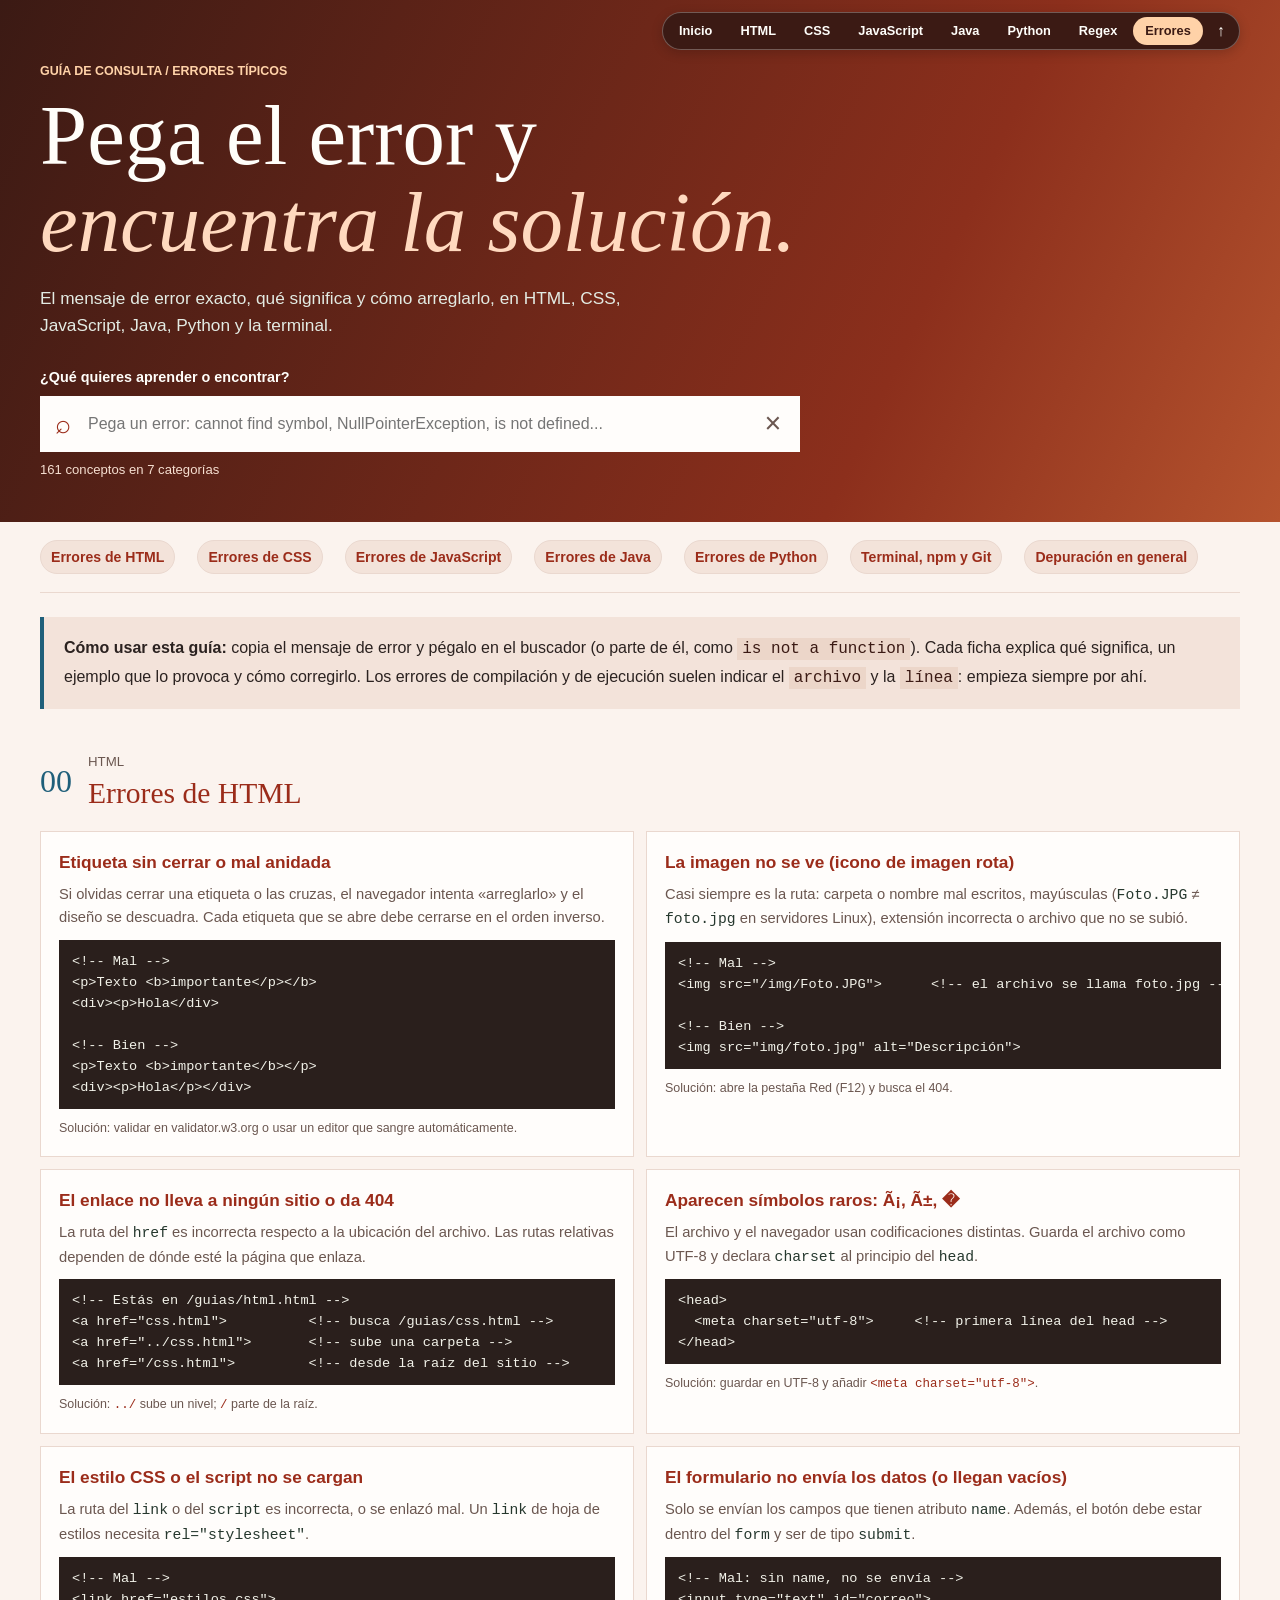
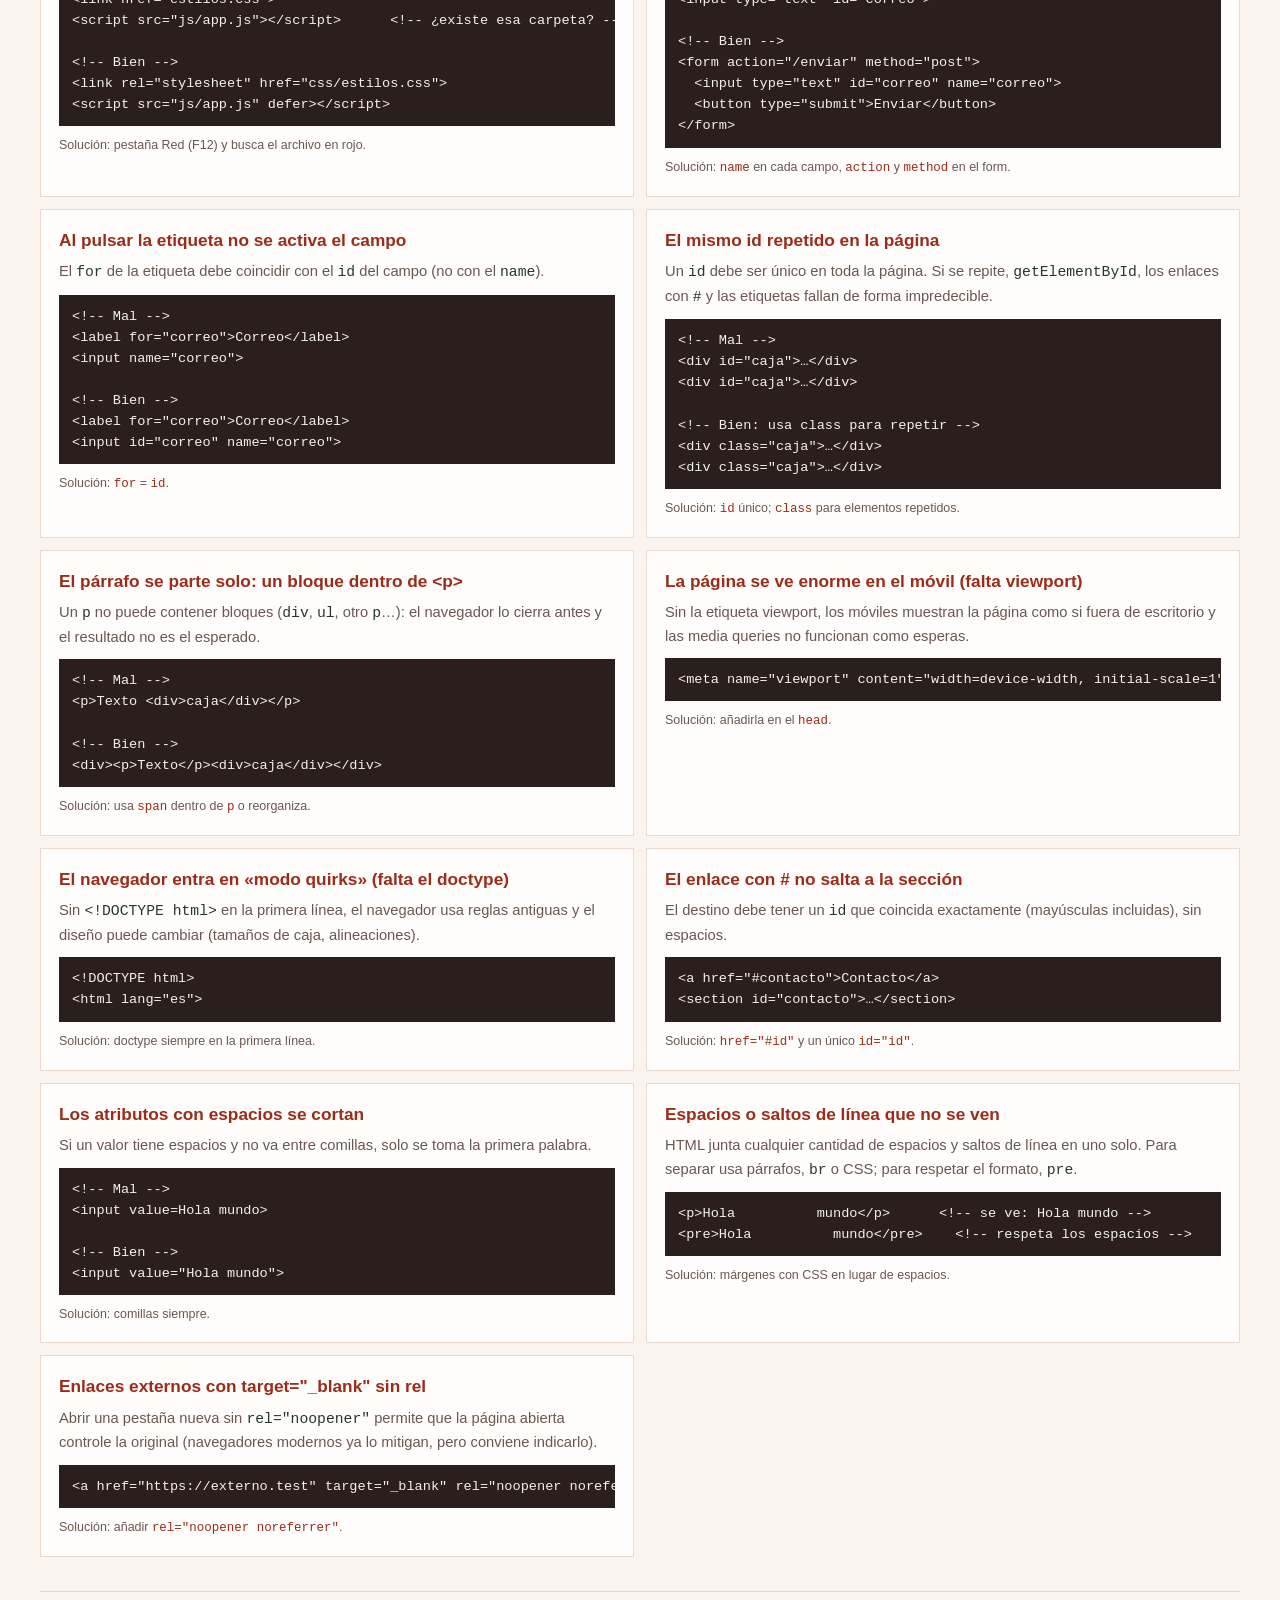
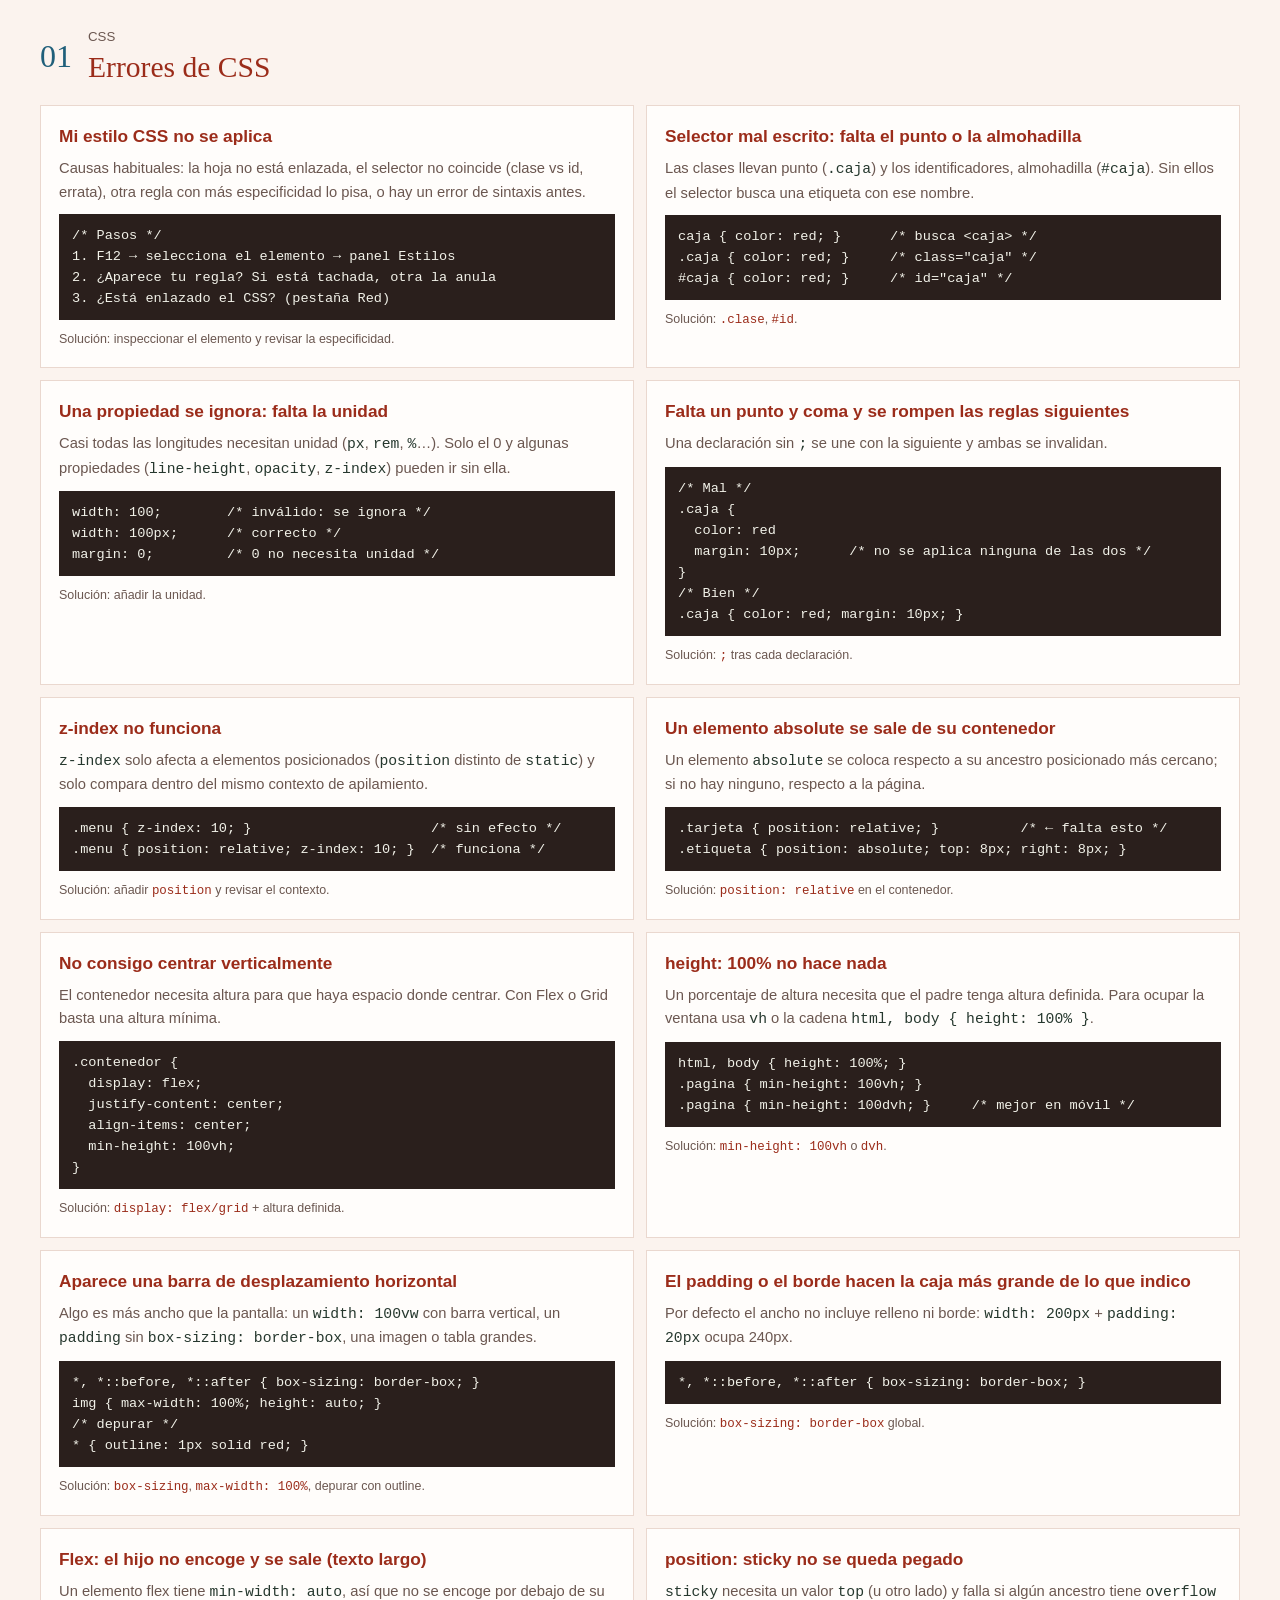
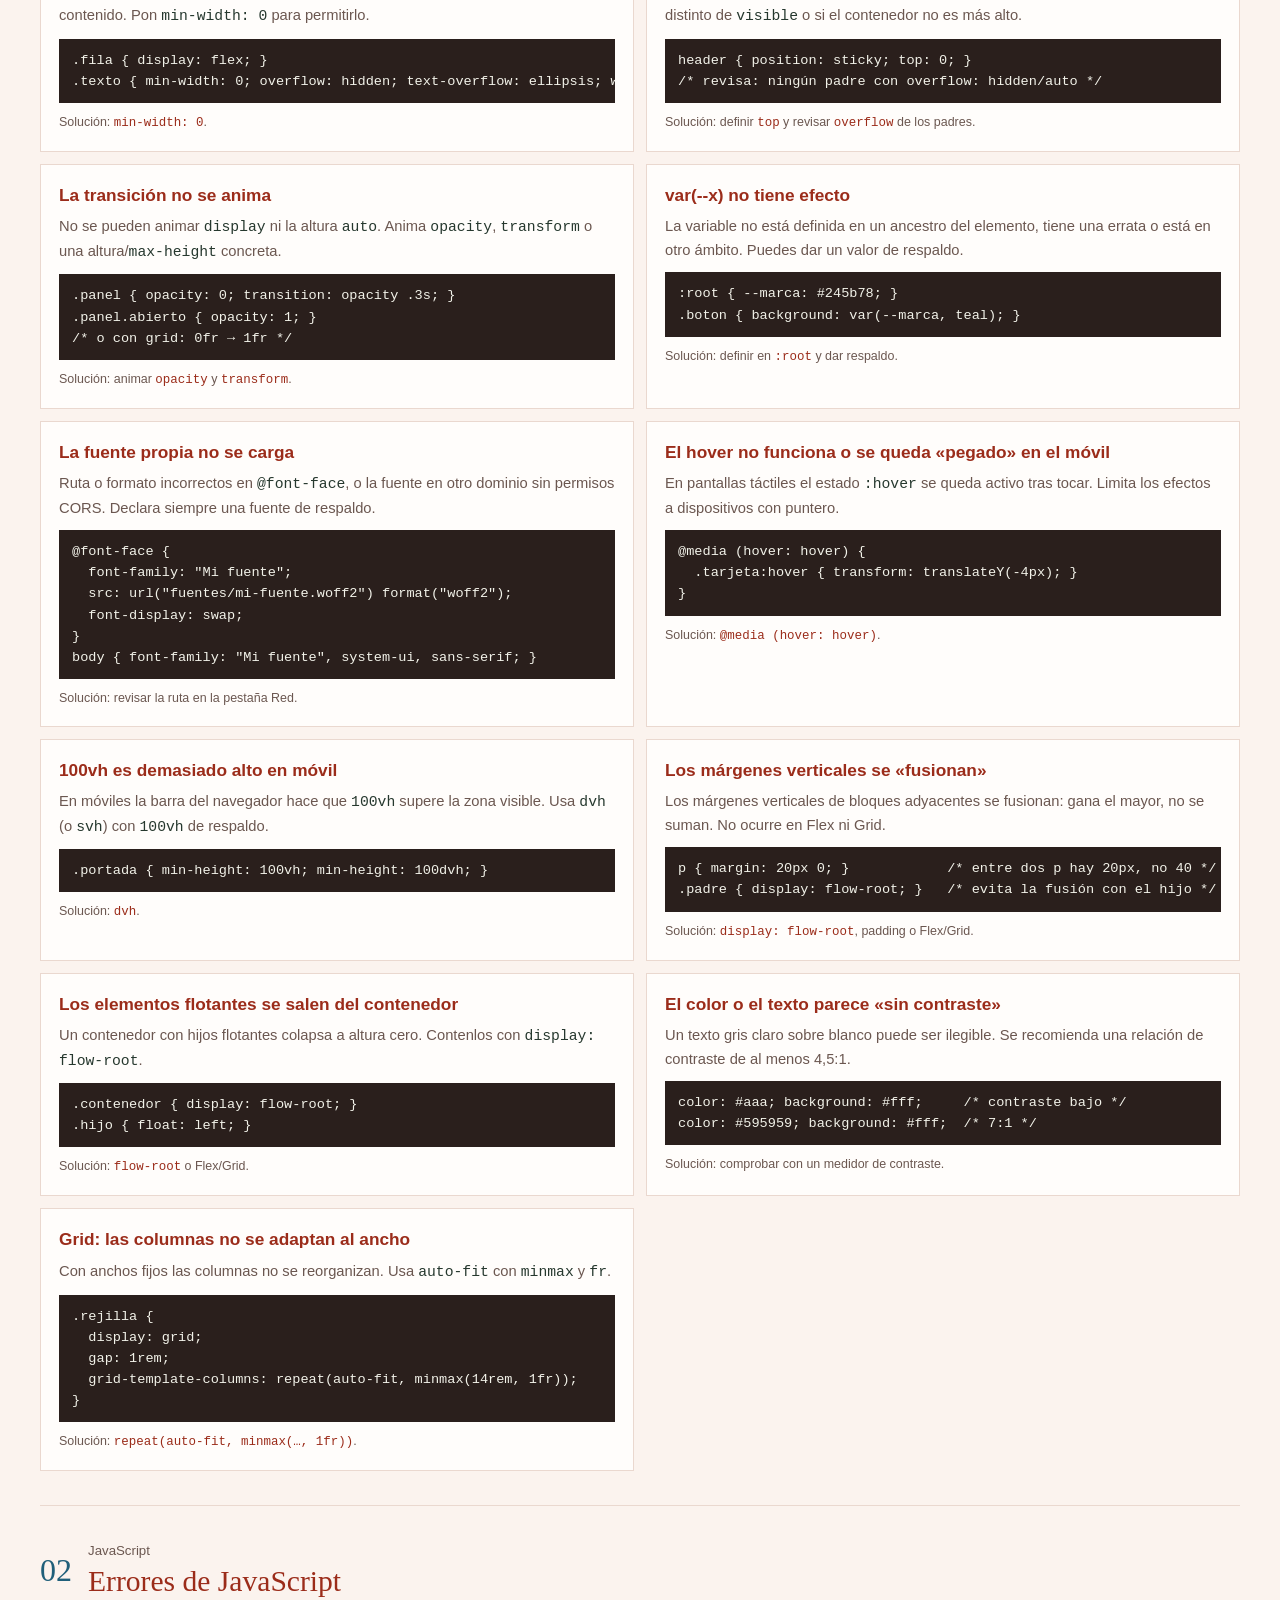
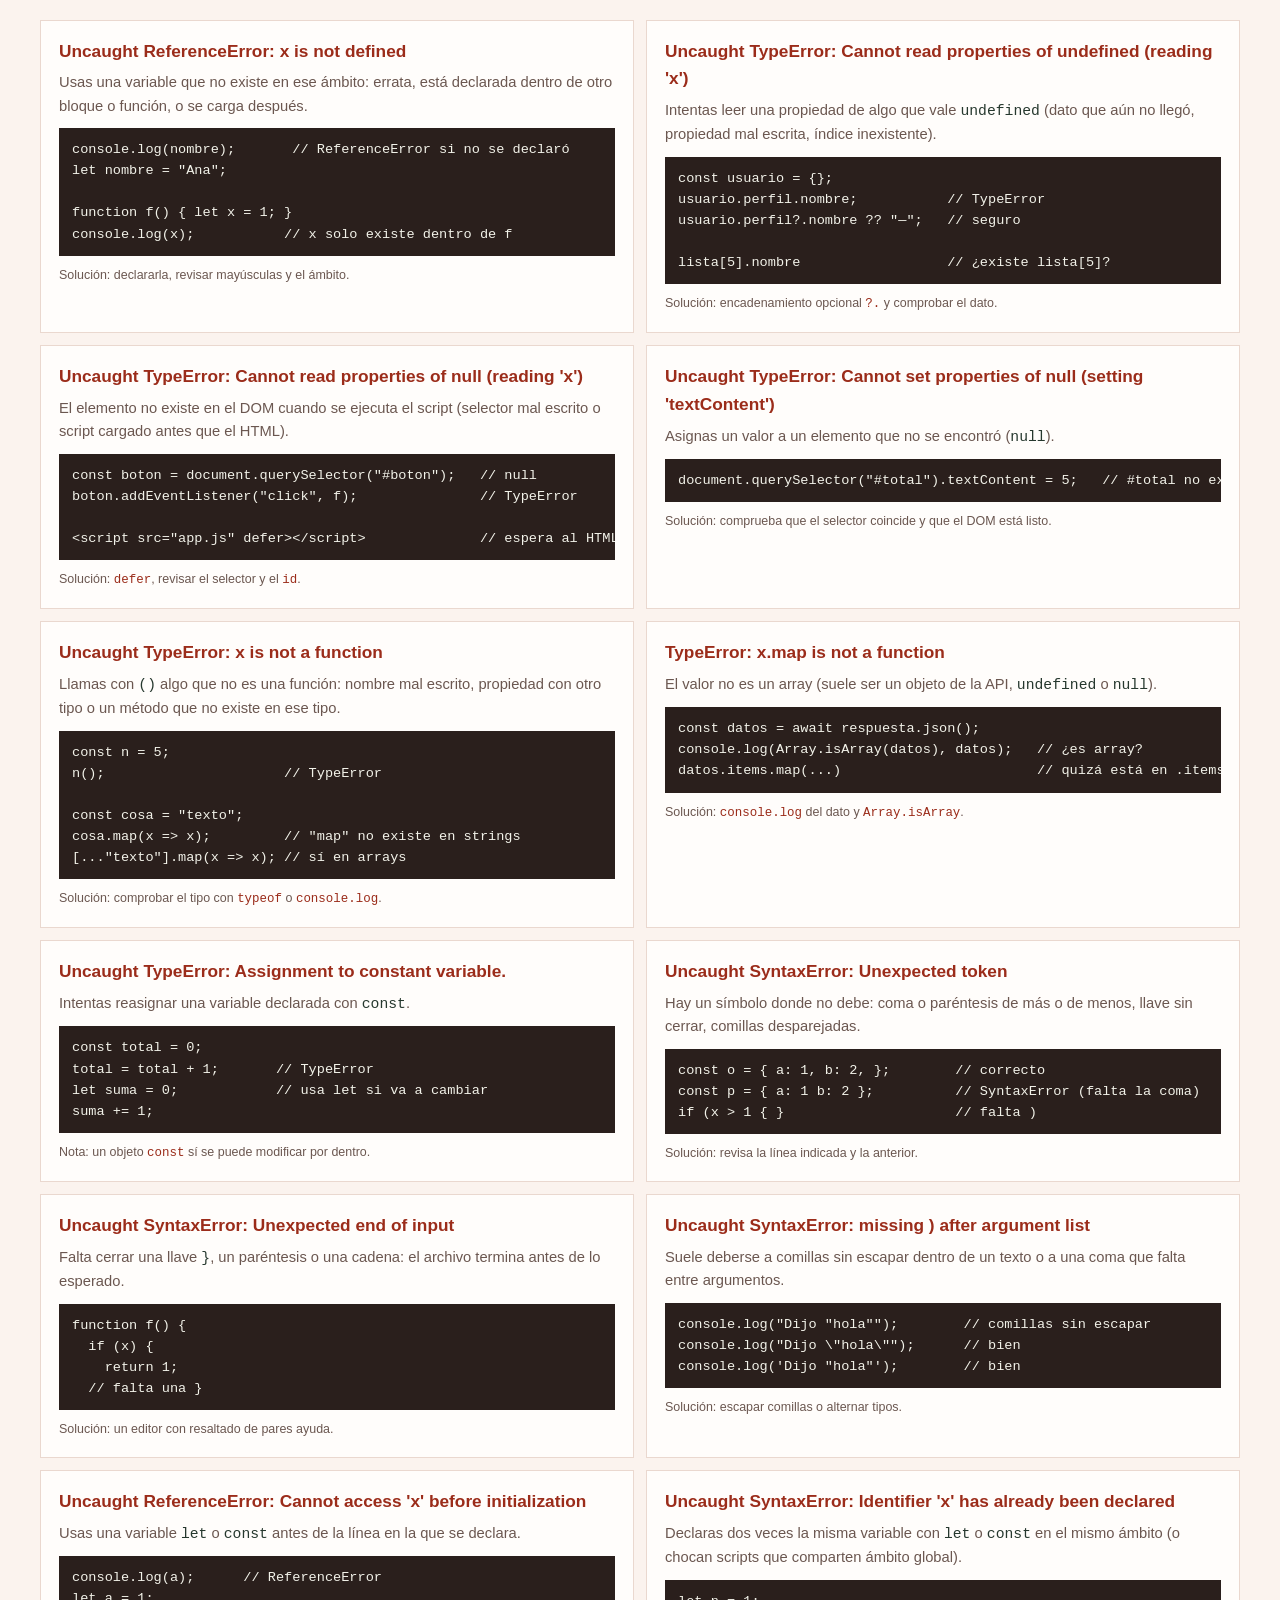
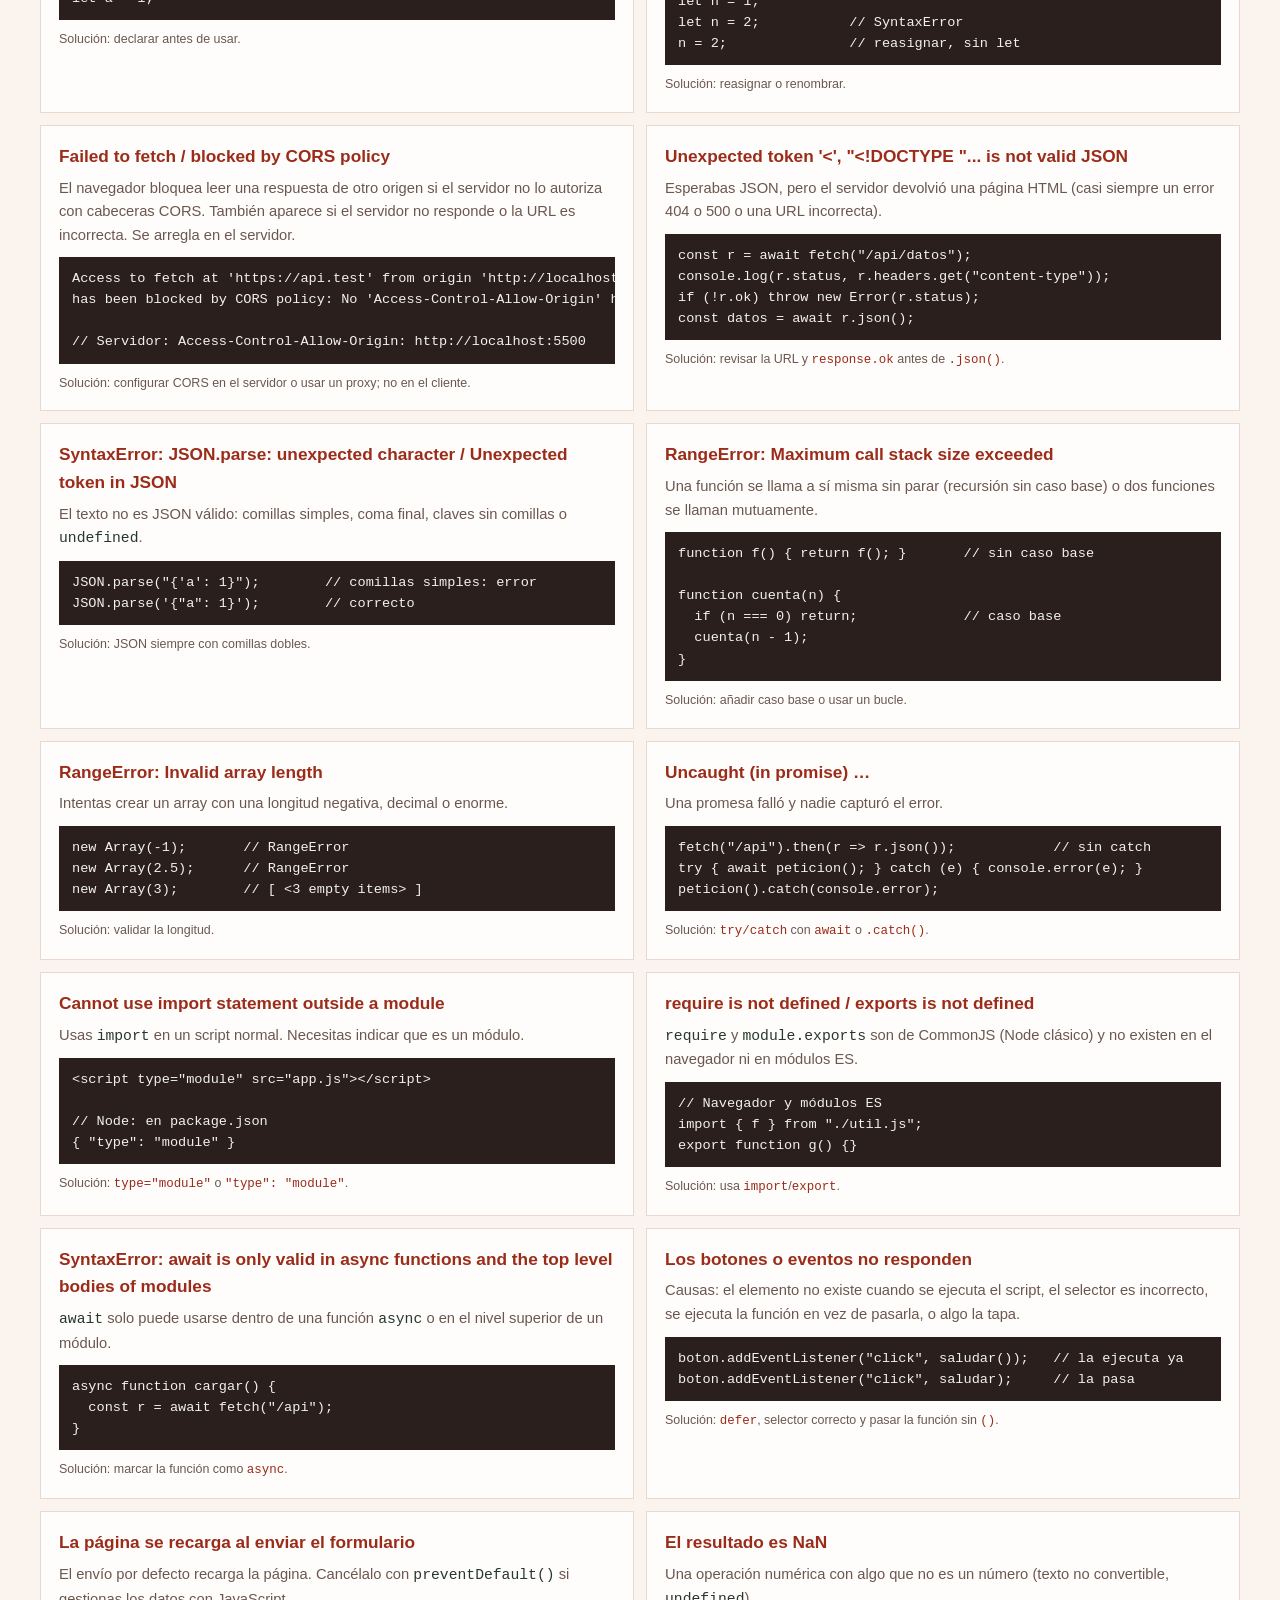
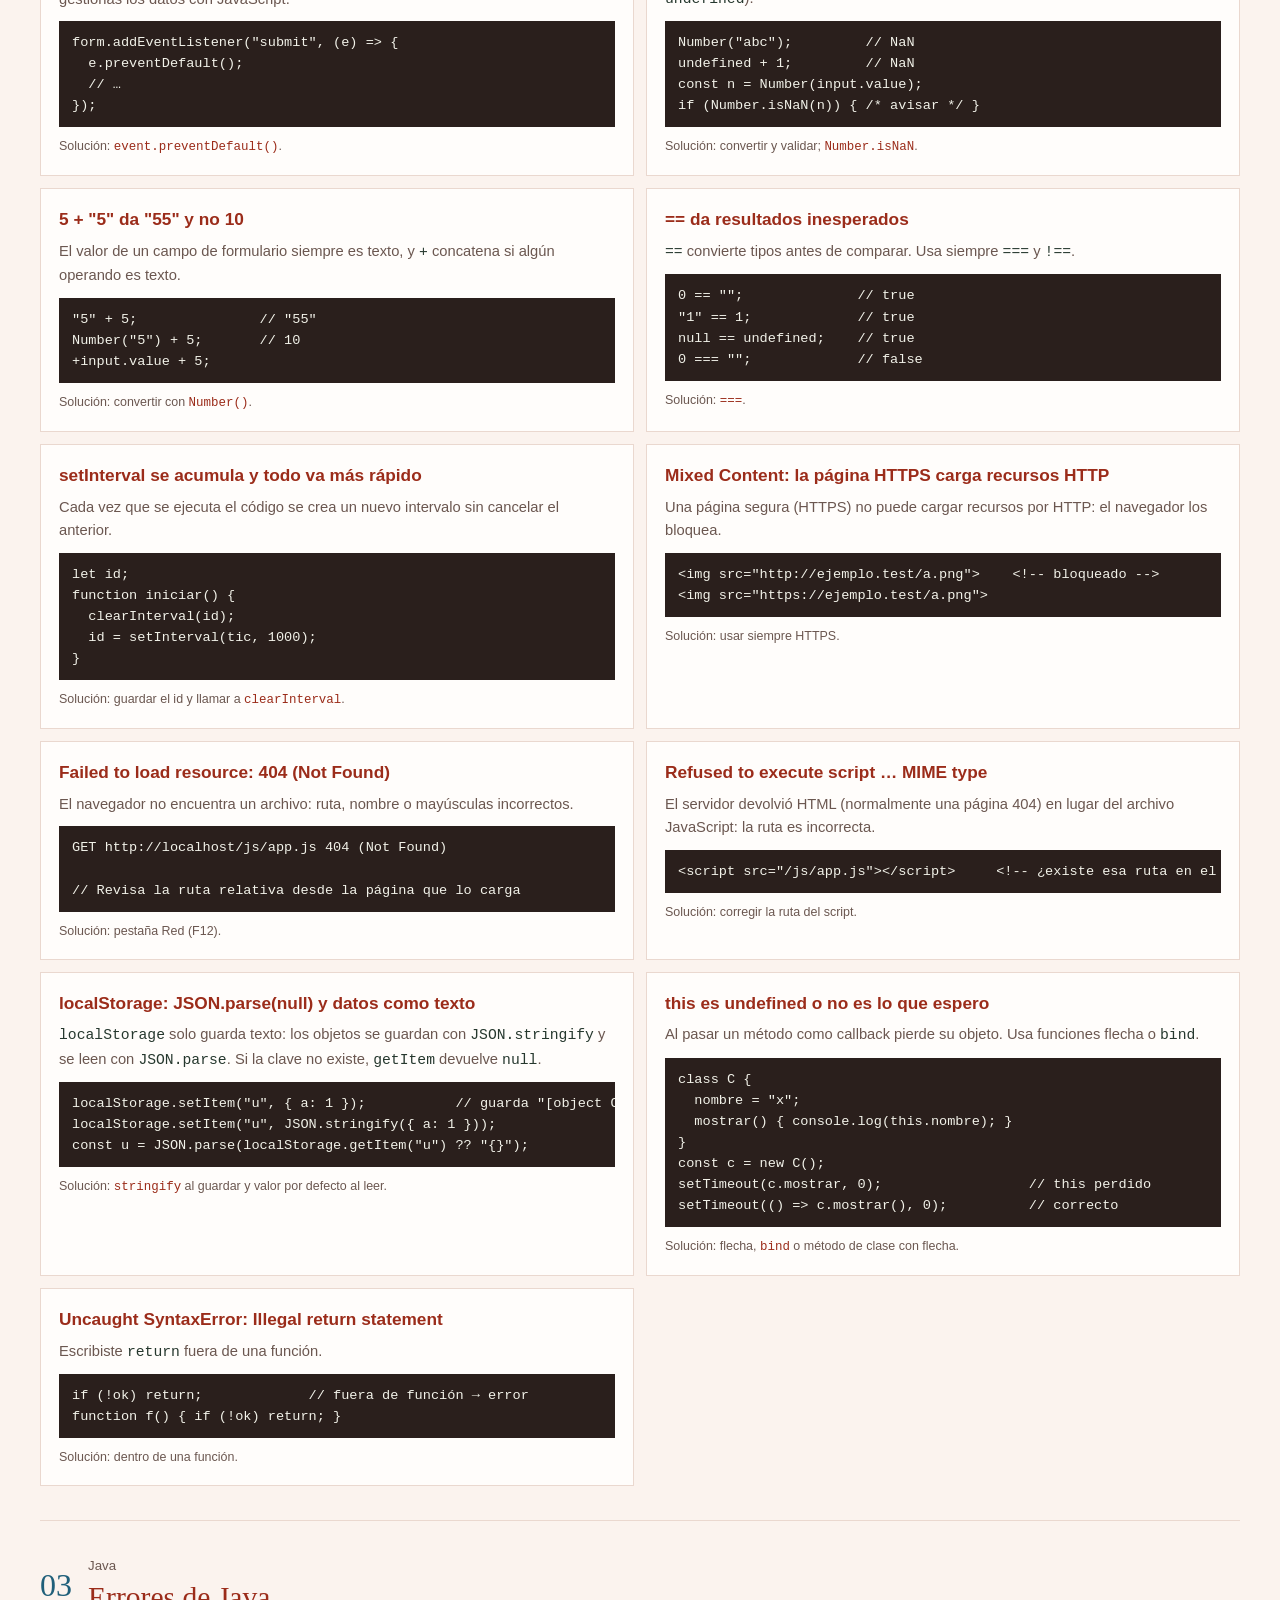
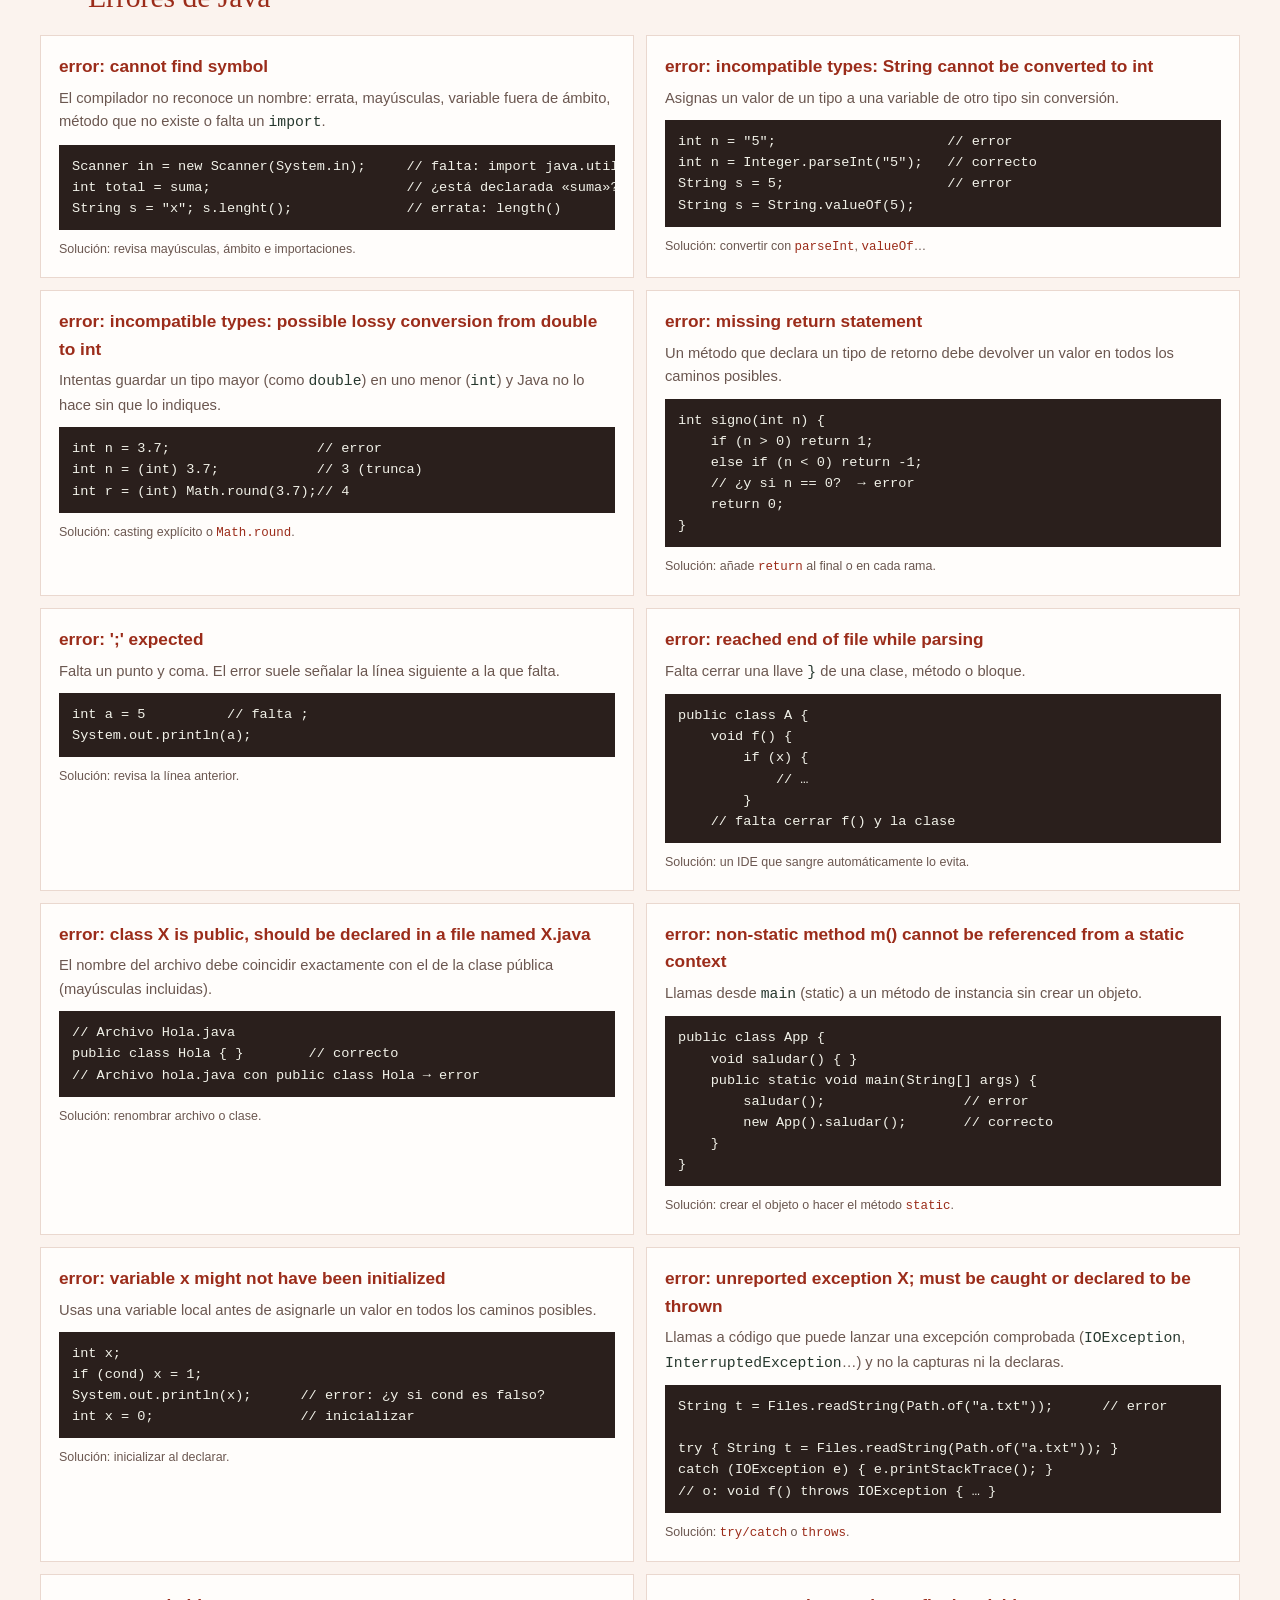
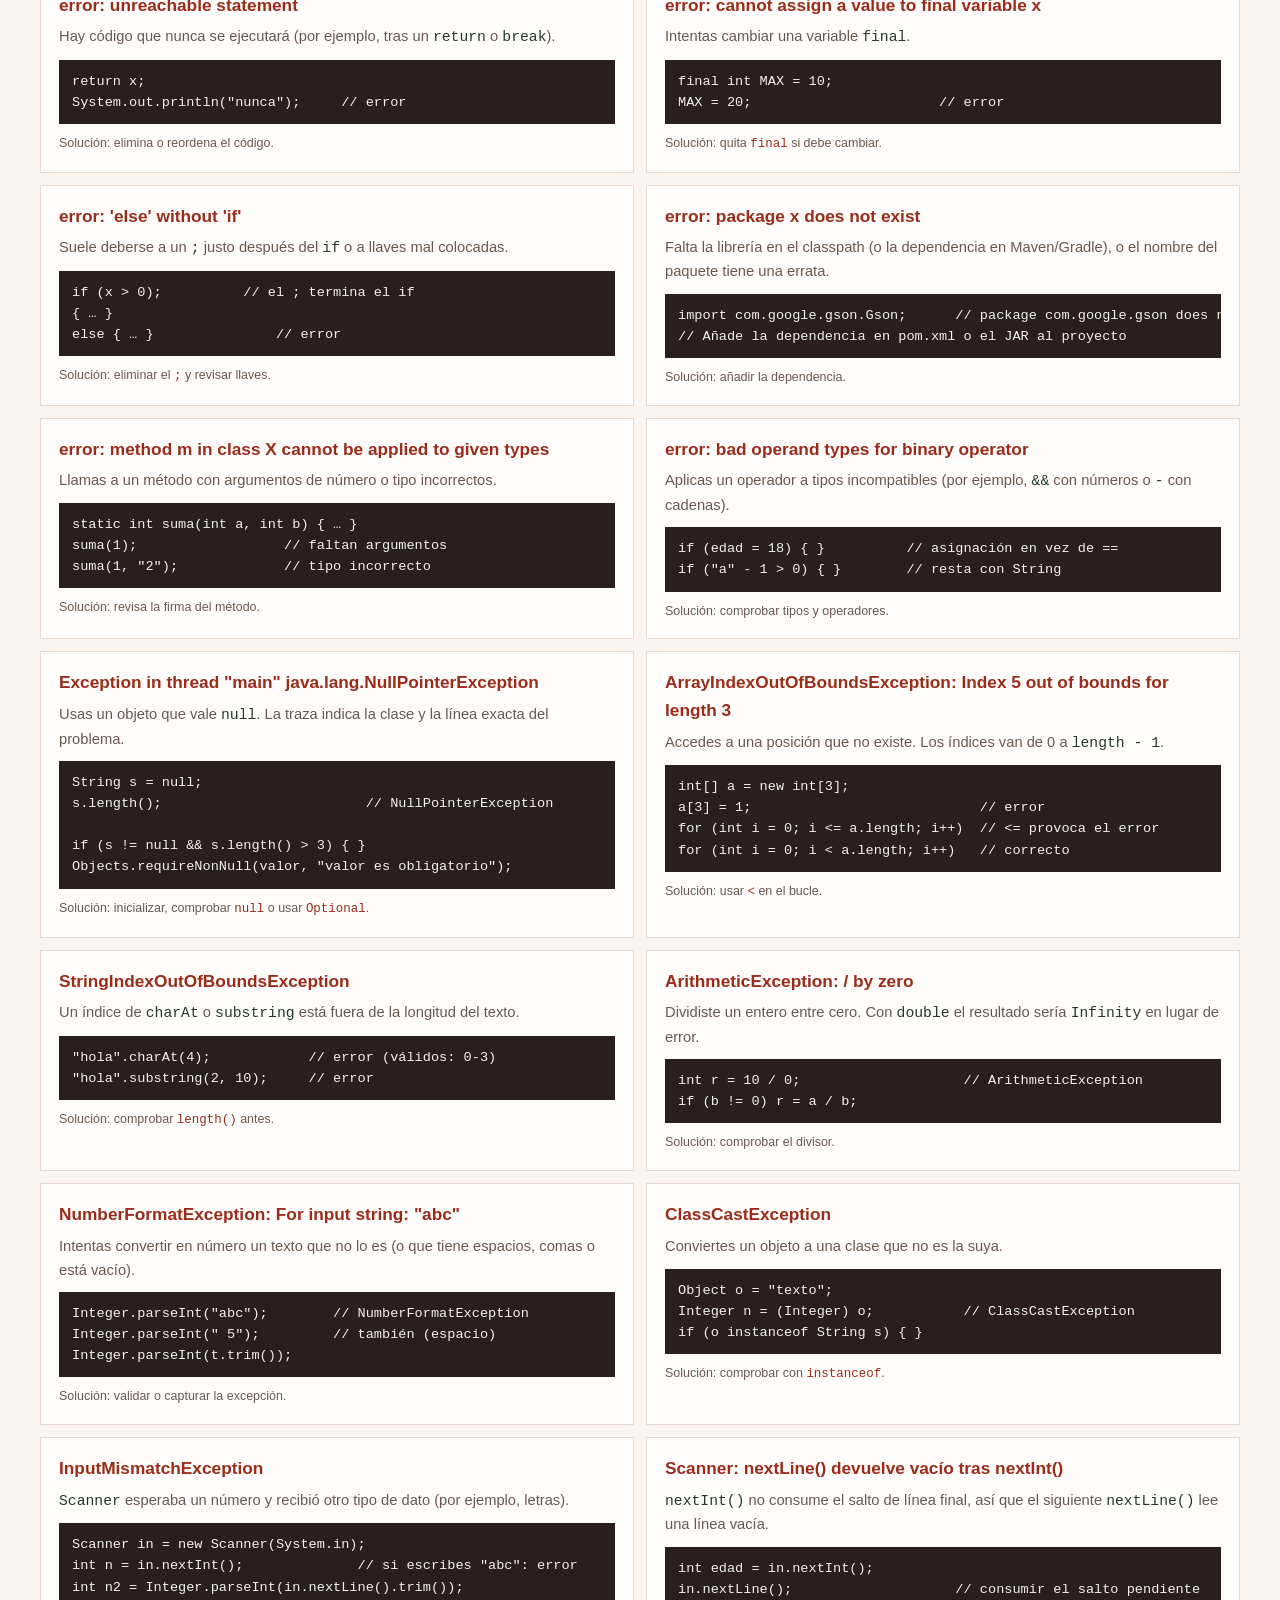
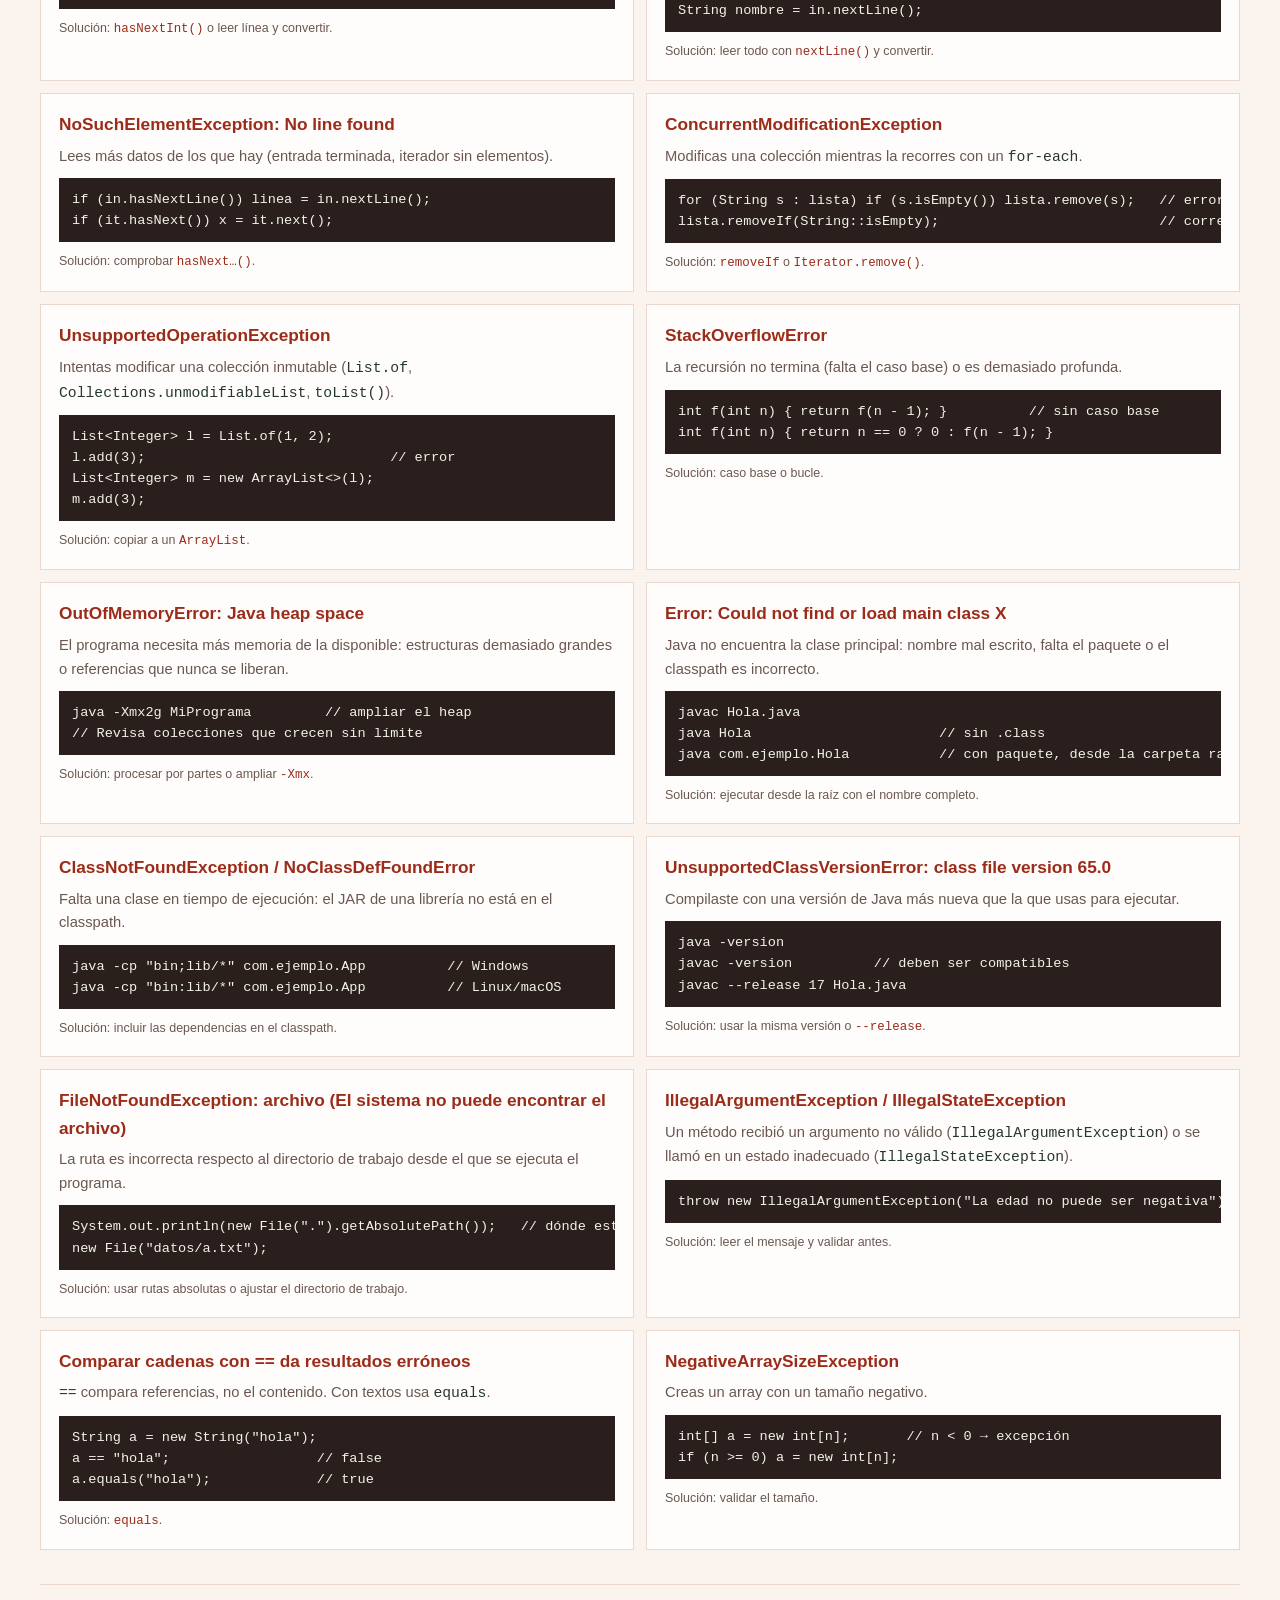
<file: errores.html>
<!DOCTYPE html>
<html lang="es">

<!--
Guía de errores típicos
Errores típicos de HTML, CSS, JavaScript, Java, Python, npm y Git: el mensaje tal cual aparece, qué significa y cómo solucionarlo.
Autor: apesfer
-->

<head>
	<meta charset="UTF-8">
	<meta name="viewport" content="width=device-width, initial-scale=1.0">
	<meta name="description" content="Errores típicos de HTML, CSS, JavaScript, Java, Python, npm y Git: el mensaje tal cual aparece, qué significa y cómo solucionarlo.">
	<title>Guía de errores típicos</title>
	<link rel="stylesheet" href="src/css.css">
	<link rel="stylesheet" href="src/errores.css">
	<link rel="stylesheet" href="src/comun.css">
</head>

<body id="inicio" class="guia-css guia-errores">
	<header class="guia-portada">
		<nav class="mini-nav-guias" aria-label="Cambiar entre guías">
			<a href="index.html">Inicio</a>
			<a href="html.html">HTML</a>
			<a href="css.html">CSS</a>
			<a href="js.html">JavaScript</a>
			<a href="java.html">Java</a>
			<a href="python.html">Python</a>
			<a href="regex.html">Regex</a>
			<a href="errores.html" aria-current="page">Errores</a>
			<a class="subir-inicio" href="#inicio" aria-label="Volver al principio" title="Volver al principio">↑</a>
		</nav>
		<p class="guia-etiqueta">Guía de consulta / Errores típicos</p>
		<h1>Pega el error y <em>encuentra la solución.</em></h1>
		<p class="guia-bajada">El mensaje de error exacto, qué significa y cómo arreglarlo, en HTML, CSS, JavaScript, Java, Python y la terminal.</p>
		<form class="buscador-css" role="search" onsubmit="return false">
			<label for="buscar">¿Qué quieres aprender o encontrar?</label>
			<div class="campo-busqueda">
				<span aria-hidden="true">⌕</span>
				<input id="buscar" type="search" placeholder="Pega un error: cannot find symbol, NullPointerException, is not defined..." autocomplete="off">
				<button id="limpiar" type="button" aria-label="Limpiar búsqueda" title="Limpiar búsqueda">×</button>
			</div>
			<p id="resultado-errores" aria-live="polite">Cargando conceptos...</p>
		</form>
	</header>

	<main class="guia-contenido">
		<nav class="atajos-css" aria-label="Categorías">
			<a href="#html">Errores de HTML</a>
			<a href="#css">Errores de CSS</a>
			<a href="#js">Errores de JavaScript</a>
			<a href="#java">Errores de Java</a>
			<a href="#python">Errores de Python</a>
			<a href="#terminal">Terminal, npm y Git</a>
			<a href="#general">Depuración en general</a>
		</nav>

		<aside class="nota-css"><strong>Cómo usar esta guía:</strong> copia el mensaje de error y pégalo en el buscador (o parte de él, como <code>is not a function</code>). Cada ficha explica qué significa, un ejemplo que lo provoca y cómo corregirlo. Los errores de compilación y de ejecución suelen indicar el <code>archivo</code> y la <code>línea</code>: empieza siempre por ahí.</aside>

		<section class="categoria-css" id="html" data-categoria>
			<div class="cabecera-categoria"><span>00</span>
				<div>
					<p>HTML</p>
					<h2>Errores de HTML</h2>
				</div>
			</div>
			<div class="rejilla-conceptos">
				<article class="concepto-css" id="etiqueta-sin-cerrar-o-mal-anidada" data-palabras="html etiqueta sin cerrar mal anidada &lt;/div&gt; estructura se descoloca página rota cierre">
					<h3>Etiqueta sin cerrar o mal anidada</h3>
					<p>Si olvidas cerrar una etiqueta o las cruzas, el navegador intenta «arreglarlo» y el diseño
					se descuadra. Cada etiqueta que se abre debe cerrarse en el orden inverso.</p>
					<pre><code>&lt;!-- Mal --&gt;
&lt;p&gt;Texto &lt;b&gt;importante&lt;/p&gt;&lt;/b&gt;
&lt;div&gt;&lt;p&gt;Hola&lt;/div&gt;

&lt;!-- Bien --&gt;
&lt;p&gt;Texto &lt;b&gt;importante&lt;/b&gt;&lt;/p&gt;
&lt;div&gt;&lt;p&gt;Hola&lt;/p&gt;&lt;/div&gt;</code></pre>
					<p class="propiedad">Solución: validar en validator.w3.org o usar un editor que sangre automáticamente.</p>
				</article>
				<article class="concepto-css" id="la-imagen-no-se-ve-icono-de-imagen-rota" data-palabras="html imagen no se ve rota img src ruta mayúsculas nombre archivo 404 no carga alt">
					<h3>La imagen no se ve (icono de imagen rota)</h3>
					<p>Casi siempre es la ruta: carpeta o nombre mal escritos, mayúsculas (<code>Foto.JPG</code> ≠
					<code>foto.jpg</code> en servidores Linux), extensión incorrecta o archivo que no se subió.</p>
					<pre><code>&lt;!-- Mal --&gt;
&lt;img src="/img/Foto.JPG"&gt;      &lt;!-- el archivo se llama foto.jpg --&gt;

&lt;!-- Bien --&gt;
&lt;img src="img/foto.jpg" alt="Descripción"&gt;</code></pre>
					<p class="propiedad">Solución: abre la pestaña Red (F12) y busca el 404.</p>
				</article>
				<article class="concepto-css" id="el-enlace-no-lleva-a-ningun-sitio-o-da-404" data-palabras="html enlace 404 href ruta relativa absoluta no encontrado página no existe ../ carpeta enlace roto">
					<h3>El enlace no lleva a ningún sitio o da 404</h3>
					<p>La ruta del <code>href</code> es incorrecta respecto a la ubicación del archivo. Las rutas
					relativas dependen de dónde esté la página que enlaza.</p>
					<pre><code>&lt;!-- Estás en /guias/html.html --&gt;
&lt;a href="css.html"&gt;          &lt;!-- busca /guias/css.html --&gt;
&lt;a href="../css.html"&gt;       &lt;!-- sube una carpeta --&gt;
&lt;a href="/css.html"&gt;         &lt;!-- desde la raíz del sitio --&gt;</code></pre>
					<p class="propiedad">Solución: <code>../</code> sube un nivel; <code>/</code> parte de la raíz.</p>
				</article>
				<article class="concepto-css" id="aparecen-simbolos-raros-a-a" data-palabras="html caracteres raros acentos tildes ñ codificación charset utf-8 mojibake símbolos">
					<h3>Aparecen símbolos raros: Ã¡, Ã±, �</h3>
					<p>El archivo y el navegador usan codificaciones distintas. Guarda el archivo como UTF-8 y
					declara <code>charset</code> al principio del <code>head</code>.</p>
					<pre><code>&lt;head&gt;
  &lt;meta charset="utf-8"&gt;     &lt;!-- primera línea del head --&gt;
&lt;/head&gt;</code></pre>
					<p class="propiedad">Solución: guardar en UTF-8 y añadir <code>&lt;meta charset="utf-8"&gt;</code>.</p>
				</article>
				<article class="concepto-css" id="el-estilo-css-o-el-script-no-se-cargan" data-palabras="html css no se aplica script no carga link rel stylesheet ruta href src 404 orden archivo externo">
					<h3>El estilo CSS o el script no se cargan</h3>
					<p>La ruta del <code>link</code> o del <code>script</code> es incorrecta, o se enlazó mal. Un
					<code>link</code> de hoja de estilos necesita <code>rel="stylesheet"</code>.</p>
					<pre><code>&lt;!-- Mal --&gt;
&lt;link href="estilos.css"&gt;
&lt;script src="js/app.js"&gt;&lt;/script&gt;      &lt;!-- ¿existe esa carpeta? --&gt;

&lt;!-- Bien --&gt;
&lt;link rel="stylesheet" href="css/estilos.css"&gt;
&lt;script src="js/app.js" defer&gt;&lt;/script&gt;</code></pre>
					<p class="propiedad">Solución: pestaña Red (F12) y busca el archivo en rojo.</p>
				</article>
				<article class="concepto-css" id="el-formulario-no-envia-los-datos-o-llegan-vacios" data-palabras="html formulario no envía datos vacíos name atributo method action input sin name submit botón dentro de form">
					<h3>El formulario no envía los datos (o llegan vacíos)</h3>
					<p>Solo se envían los campos que tienen atributo <code>name</code>. Además, el botón debe estar
					dentro del <code>form</code> y ser de tipo <code>submit</code>.</p>
					<pre><code>&lt;!-- Mal: sin name, no se envía --&gt;
&lt;input type="text" id="correo"&gt;

&lt;!-- Bien --&gt;
&lt;form action="/enviar" method="post"&gt;
  &lt;input type="text" id="correo" name="correo"&gt;
  &lt;button type="submit"&gt;Enviar&lt;/button&gt;
&lt;/form&gt;</code></pre>
					<p class="propiedad">Solución: <code>name</code> en cada campo, <code>action</code> y <code>method</code> en el form.</p>
				</article>
				<article class="concepto-css" id="al-pulsar-la-etiqueta-no-se-activa-el-campo" data-palabras="html label for id no funciona asociar etiqueta campo clic casilla radio accesibilidad">
					<h3>Al pulsar la etiqueta no se activa el campo</h3>
					<p>El <code>for</code> de la etiqueta debe coincidir con el <code>id</code> del campo (no con
					el <code>name</code>).</p>
					<pre><code>&lt;!-- Mal --&gt;
&lt;label for="correo"&gt;Correo&lt;/label&gt;
&lt;input name="correo"&gt;

&lt;!-- Bien --&gt;
&lt;label for="correo"&gt;Correo&lt;/label&gt;
&lt;input id="correo" name="correo"&gt;</code></pre>
					<p class="propiedad">Solución: <code>for</code> = <code>id</code>.</p>
				</article>
				<article class="concepto-css" id="el-mismo-id-repetido-en-la-pagina" data-palabras="html id duplicado repetido único getElementById enlace ancla css js error validador">
					<h3>El mismo id repetido en la página</h3>
					<p>Un <code>id</code> debe ser único en toda la página. Si se repite,
					<code>getElementById</code>, los enlaces con <code>#</code> y las etiquetas fallan de forma
					impredecible.</p>
					<pre><code>&lt;!-- Mal --&gt;
&lt;div id="caja"&gt;…&lt;/div&gt;
&lt;div id="caja"&gt;…&lt;/div&gt;

&lt;!-- Bien: usa class para repetir --&gt;
&lt;div class="caja"&gt;…&lt;/div&gt;
&lt;div class="caja"&gt;…&lt;/div&gt;</code></pre>
					<p class="propiedad">Solución: <code>id</code> único; <code>class</code> para elementos repetidos.</p>
				</article>
				<article class="concepto-css" id="el-parrafo-se-parte-solo-un-bloque-dentro-de-p" data-palabras="html p dentro de p div dentro de p párrafo se cierra solo anidar bloque no permitido">
					<h3>El párrafo se parte solo: un bloque dentro de &lt;p&gt;</h3>
					<p>Un <code>p</code> no puede contener bloques (<code>div</code>, <code>ul</code>, otro
					<code>p</code>…): el navegador lo cierra antes y el resultado no es el esperado.</p>
					<pre><code>&lt;!-- Mal --&gt;
&lt;p&gt;Texto &lt;div&gt;caja&lt;/div&gt;&lt;/p&gt;

&lt;!-- Bien --&gt;
&lt;div&gt;&lt;p&gt;Texto&lt;/p&gt;&lt;div&gt;caja&lt;/div&gt;&lt;/div&gt;</code></pre>
					<p class="propiedad">Solución: usa <code>span</code> dentro de <code>p</code> o reorganiza.</p>
				</article>
				<article class="concepto-css" id="la-pagina-se-ve-enorme-en-el-movil-falta-viewport" data-palabras="html móvil viewport meta zoom pequeña escritorio responsive no adapta media queries no funcionan">
					<h3>La página se ve enorme en el móvil (falta viewport)</h3>
					<p>Sin la etiqueta viewport, los móviles muestran la página como si fuera de escritorio y las
					media queries no funcionan como esperas.</p>
					<pre><code>&lt;meta name="viewport" content="width=device-width, initial-scale=1"&gt;</code></pre>
					<p class="propiedad">Solución: añadirla en el <code>head</code>.</p>
				</article>
				<article class="concepto-css" id="el-navegador-entra-en-modo-quirks-falta-el-doctype" data-palabras="html doctype quirks mode falta primera línea diseño distinto cajas html5">
					<h3>El navegador entra en «modo quirks» (falta el doctype)</h3>
					<p>Sin <code>&lt;!DOCTYPE html&gt;</code> en la primera línea, el navegador usa reglas antiguas
					y el diseño puede cambiar (tamaños de caja, alineaciones).</p>
					<pre><code>&lt;!DOCTYPE html&gt;
&lt;html lang="es"&gt;</code></pre>
					<p class="propiedad">Solución: doctype siempre en la primera línea.</p>
				</article>
				<article class="concepto-css" id="el-enlace-con-no-salta-a-la-seccion" data-palabras="html ancla # id sección enlace interno no salta fragmento mismo documento">
					<h3>El enlace con # no salta a la sección</h3>
					<p>El destino debe tener un <code>id</code> que coincida exactamente (mayúsculas incluidas),
					sin espacios.</p>
					<pre><code>&lt;a href="#contacto"&gt;Contacto&lt;/a&gt;
&lt;section id="contacto"&gt;…&lt;/section&gt;</code></pre>
					<p class="propiedad">Solución: <code>href="#id"</code> y un único <code>id="id"</code>.</p>
				</article>
				<article class="concepto-css" id="los-atributos-con-espacios-se-cortan" data-palabras="html atributo sin comillas espacios value class valor cortado comillas faltan">
					<h3>Los atributos con espacios se cortan</h3>
					<p>Si un valor tiene espacios y no va entre comillas, solo se toma la primera palabra.</p>
					<pre><code>&lt;!-- Mal --&gt;
&lt;input value=Hola mundo&gt;

&lt;!-- Bien --&gt;
&lt;input value="Hola mundo"&gt;</code></pre>
					<p class="propiedad">Solución: comillas siempre.</p>
				</article>
				<article class="concepto-css" id="espacios-o-saltos-de-linea-que-no-se-ven" data-palabras="html espacios saltos línea varios espacios no se muestran br nbsp pre formato blanco colapsa">
					<h3>Espacios o saltos de línea que no se ven</h3>
					<p>HTML junta cualquier cantidad de espacios y saltos de línea en uno solo. Para separar usa
					párrafos, <code>br</code> o CSS; para respetar el formato, <code>pre</code>.</p>
					<pre><code>&lt;p&gt;Hola          mundo&lt;/p&gt;      &lt;!-- se ve: Hola mundo --&gt;
&lt;pre&gt;Hola          mundo&lt;/pre&gt;    &lt;!-- respeta los espacios --&gt;</code></pre>
					<p class="propiedad">Solución: márgenes con CSS en lugar de espacios.</p>
				</article>
				<article class="concepto-css" id="enlaces-externos-con-target-blank-sin-rel" data-palabras="html target _blank noopener noreferrer seguridad nueva pestaña rel enlace externo">
					<h3>Enlaces externos con target="_blank" sin rel</h3>
					<p>Abrir una pestaña nueva sin <code>rel="noopener"</code> permite que la página abierta
					controle la original (navegadores modernos ya lo mitigan, pero conviene indicarlo).</p>
					<pre><code>&lt;a href="https://externo.test" target="_blank" rel="noopener noreferrer"&gt;Sitio externo&lt;/a&gt;</code></pre>
					<p class="propiedad">Solución: añadir <code>rel="noopener noreferrer"</code>.</p>
				</article>
			</div>
		</section>

		<section class="categoria-css" id="css" data-categoria>
			<div class="cabecera-categoria"><span>01</span>
				<div>
					<p>CSS</p>
					<h2>Errores de CSS</h2>
				</div>
			</div>
			<div class="rejilla-conceptos">
				<article class="concepto-css" id="mi-estilo-css-no-se-aplica" data-palabras="css no se aplica estilo no funciona hoja no cargada selector especificidad cascada orden inspector">
					<h3>Mi estilo CSS no se aplica</h3>
					<p>Causas habituales: la hoja no está enlazada, el selector no coincide (clase vs id, errata),
					otra regla con más especificidad lo pisa, o hay un error de sintaxis antes.</p>
					<pre><code>/* Pasos */
1. F12 → selecciona el elemento → panel Estilos
2. ¿Aparece tu regla? Si está tachada, otra la anula
3. ¿Está enlazado el CSS? (pestaña Red)</code></pre>
					<p class="propiedad">Solución: inspeccionar el elemento y revisar la especificidad.</p>
				</article>
				<article class="concepto-css" id="selector-mal-escrito-falta-el-punto-o-la-almohadilla" data-palabras="css selector clase id punto almohadilla . # no funciona error escribir nombre">
					<h3>Selector mal escrito: falta el punto o la almohadilla</h3>
					<p>Las clases llevan punto (<code>.caja</code>) y los identificadores, almohadilla
					(<code>#caja</code>). Sin ellos el selector busca una etiqueta con ese nombre.</p>
					<pre><code>caja { color: red; }      /* busca &lt;caja&gt; */
.caja { color: red; }     /* class="caja" */
#caja { color: red; }     /* id="caja" */</code></pre>
					<p class="propiedad">Solución: <code>.clase</code>, <code>#id</code>.</p>
				</article>
				<article class="concepto-css" id="una-propiedad-se-ignora-falta-la-unidad" data-palabras="css unidad px falta width:100 no funciona número sin unidad valor inválido ignorado">
					<h3>Una propiedad se ignora: falta la unidad</h3>
					<p>Casi todas las longitudes necesitan unidad (<code>px</code>, <code>rem</code>,
					<code>%</code>…). Solo el 0 y algunas propiedades (<code>line-height</code>,
					<code>opacity</code>, <code>z-index</code>) pueden ir sin ella.</p>
					<pre><code>width: 100;        /* inválido: se ignora */
width: 100px;      /* correcto */
margin: 0;         /* 0 no necesita unidad */</code></pre>
					<p class="propiedad">Solución: añadir la unidad.</p>
				</article>
				<article class="concepto-css" id="falta-un-punto-y-coma-y-se-rompen-las-reglas-siguientes" data-palabras="css punto y coma falta ; regla se rompe siguiente declaración error sintaxis llaves">
					<h3>Falta un punto y coma y se rompen las reglas siguientes</h3>
					<p>Una declaración sin <code>;</code> se une con la siguiente y ambas se invalidan.</p>
					<pre><code>/* Mal */
.caja {
  color: red
  margin: 10px;      /* no se aplica ninguna de las dos */
}
/* Bien */
.caja { color: red; margin: 10px; }</code></pre>
					<p class="propiedad">Solución: <code>;</code> tras cada declaración.</p>
				</article>
				<article class="concepto-css" id="z-index-no-funciona" data-palabras="css z-index no funciona capa encima debajo position static contexto apilamiento">
					<h3>z-index no funciona</h3>
					<p><code>z-index</code> solo afecta a elementos posicionados (<code>position</code> distinto de
					<code>static</code>) y solo compara dentro del mismo contexto de apilamiento.</p>
					<pre><code>.menu { z-index: 10; }                      /* sin efecto */
.menu { position: relative; z-index: 10; }  /* funciona */</code></pre>
					<p class="propiedad">Solución: añadir <code>position</code> y revisar el contexto.</p>
				</article>
				<article class="concepto-css" id="un-elemento-absolute-se-sale-de-su-contenedor" data-palabras="css position absolute se sale contenedor padre relative posicionado esquina página top left">
					<h3>Un elemento absolute se sale de su contenedor</h3>
					<p>Un elemento <code>absolute</code> se coloca respecto a su ancestro posicionado más cercano;
					si no hay ninguno, respecto a la página.</p>
					<pre><code>.tarjeta { position: relative; }          /* ← falta esto */
.etiqueta { position: absolute; top: 8px; right: 8px; }</code></pre>
					<p class="propiedad">Solución: <code>position: relative</code> en el contenedor.</p>
				</article>
				<article class="concepto-css" id="no-consigo-centrar-verticalmente" data-palabras="css centrar vertical flex align-items height min-height 100vh auto margin no centra">
					<h3>No consigo centrar verticalmente</h3>
					<p>El contenedor necesita altura para que haya espacio donde centrar. Con Flex o Grid basta una
					altura mínima.</p>
					<pre><code>.contenedor {
  display: flex;
  justify-content: center;
  align-items: center;
  min-height: 100vh;
}</code></pre>
					<p class="propiedad">Solución: <code>display: flex/grid</code> + altura definida.</p>
				</article>
				<article class="concepto-css" id="height-100-no-hace-nada" data-palabras="css height 100% no funciona altura padre porcentaje html body 100vh min-height">
					<h3>height: 100% no hace nada</h3>
					<p>Un porcentaje de altura necesita que el padre tenga altura definida. Para ocupar la ventana
					usa <code>vh</code> o la cadena <code>html, body { height: 100% }</code>.</p>
					<pre><code>html, body { height: 100%; }
.pagina { min-height: 100vh; }
.pagina { min-height: 100dvh; }     /* mejor en móvil */</code></pre>
					<p class="propiedad">Solución: <code>min-height: 100vh</code> o <code>dvh</code>.</p>
				</article>
				<article class="concepto-css" id="aparece-una-barra-de-desplazamiento-horizontal" data-palabras="css scroll horizontal desborde overflow-x ancho 100vw padding border-box imagen exceso barra">
					<h3>Aparece una barra de desplazamiento horizontal</h3>
					<p>Algo es más ancho que la pantalla: un <code>width: 100vw</code> con barra vertical, un
					<code>padding</code> sin <code>box-sizing: border-box</code>, una imagen o tabla grandes.</p>
					<pre><code>*, *::before, *::after { box-sizing: border-box; }
img { max-width: 100%; height: auto; }
/* depurar */
* { outline: 1px solid red; }</code></pre>
					<p class="propiedad">Solución: <code>box-sizing</code>, <code>max-width: 100%</code>, depurar con outline.</p>
				</article>
				<article class="concepto-css" id="el-padding-o-el-borde-hacen-la-caja-mas-grande-de-lo-que-ind" data-palabras="css box-sizing border-box padding borde ancho suma tamaño caja content-box">
					<h3>El padding o el borde hacen la caja más grande de lo que indico</h3>
					<p>Por defecto el ancho no incluye relleno ni borde: <code>width: 200px</code> + <code>padding:
					20px</code> ocupa 240px.</p>
					<pre><code>*, *::before, *::after { box-sizing: border-box; }</code></pre>
					<p class="propiedad">Solución: <code>box-sizing: border-box</code> global.</p>
				</article>
				<article class="concepto-css" id="flex-el-hijo-no-encoge-y-se-sale-texto-largo" data-palabras="css flex hijo no encoge min-width 0 overflow texto largo truncar ellipsis flex item desborda">
					<h3>Flex: el hijo no encoge y se sale (texto largo)</h3>
					<p>Un elemento flex tiene <code>min-width: auto</code>, así que no se encoge por debajo de su
					contenido. Pon <code>min-width: 0</code> para permitirlo.</p>
					<pre><code>.fila { display: flex; }
.texto { min-width: 0; overflow: hidden; text-overflow: ellipsis; white-space: nowrap; }</code></pre>
					<p class="propiedad">Solución: <code>min-width: 0</code>.</p>
				</article>
				<article class="concepto-css" id="position-sticky-no-se-queda-pegado" data-palabras="css sticky no funciona top overflow padre altura pegajoso cabecera">
					<h3>position: sticky no se queda pegado</h3>
					<p><code>sticky</code> necesita un valor <code>top</code> (u otro lado) y falla si algún
					ancestro tiene <code>overflow</code> distinto de <code>visible</code> o si el contenedor no
					es más alto.</p>
					<pre><code>header { position: sticky; top: 0; }
/* revisa: ningún padre con overflow: hidden/auto */</code></pre>
					<p class="propiedad">Solución: definir <code>top</code> y revisar <code>overflow</code> de los padres.</p>
				</article>
				<article class="concepto-css" id="la-transicion-no-se-anima" data-palabras="css transition no anima display none height auto cambio abrupto propiedad no animable">
					<h3>La transición no se anima</h3>
					<p>No se pueden animar <code>display</code> ni la altura <code>auto</code>. Anima
					<code>opacity</code>, <code>transform</code> o una altura/<code>max-height</code> concreta.</p>
					<pre><code>.panel { opacity: 0; transition: opacity .3s; }
.panel.abierto { opacity: 1; }
/* o con grid: 0fr → 1fr */</code></pre>
					<p class="propiedad">Solución: animar <code>opacity</code> y <code>transform</code>.</p>
				</article>
				<article class="concepto-css" id="var-x-no-tiene-efecto" data-palabras="css variable var custom property no definida --nombre scope root fallback valor invalid at computed value">
					<h3>var(--x) no tiene efecto</h3>
					<p>La variable no está definida en un ancestro del elemento, tiene una errata o está en otro
					ámbito. Puedes dar un valor de respaldo.</p>
					<pre><code>:root { --marca: #245b78; }
.boton { background: var(--marca, teal); }</code></pre>
					<p class="propiedad">Solución: definir en <code>:root</code> y dar respaldo.</p>
				</article>
				<article class="concepto-css" id="la-fuente-propia-no-se-carga" data-palabras="css fuente @font-face no carga font-family woff2 ruta formato cors url tipografía no aparece">
					<h3>La fuente propia no se carga</h3>
					<p>Ruta o formato incorrectos en <code>@font-face</code>, o la fuente en otro dominio sin
					permisos CORS. Declara siempre una fuente de respaldo.</p>
					<pre><code>@font-face {
  font-family: "Mi fuente";
  src: url("fuentes/mi-fuente.woff2") format("woff2");
  font-display: swap;
}
body { font-family: "Mi fuente", system-ui, sans-serif; }</code></pre>
					<p class="propiedad">Solución: revisar la ruta en la pestaña Red.</p>
				</article>
				<article class="concepto-css" id="el-hover-no-funciona-o-se-queda-pegado-en-el-movil" data-palabras="css hover móvil táctil pegado media hover none pointer coarse efecto">
					<h3>El hover no funciona o se queda «pegado» en el móvil</h3>
					<p>En pantallas táctiles el estado <code>:hover</code> se queda activo tras tocar. Limita los
					efectos a dispositivos con puntero.</p>
					<pre><code>@media (hover: hover) {
  .tarjeta:hover { transform: translateY(-4px); }
}</code></pre>
					<p class="propiedad">Solución: <code>@media (hover: hover)</code>.</p>
				</article>
				<article class="concepto-css" id="100vh-es-demasiado-alto-en-movil" data-palabras="css 100vh móvil barra navegador dvh svh scroll altura ventana recorta">
					<h3>100vh es demasiado alto en móvil</h3>
					<p>En móviles la barra del navegador hace que <code>100vh</code> supere la zona visible. Usa
					<code>dvh</code> (o <code>svh</code>) con <code>100vh</code> de respaldo.</p>
					<pre><code>.portada { min-height: 100vh; min-height: 100dvh; }</code></pre>
					<p class="propiedad">Solución: <code>dvh</code>.</p>
				</article>
				<article class="concepto-css" id="los-margenes-verticales-se-fusionan" data-palabras="css margin collapse colapso margen se fusionan no suman 20px padre hijo">
					<h3>Los márgenes verticales se «fusionan»</h3>
					<p>Los márgenes verticales de bloques adyacentes se fusionan: gana el mayor, no se suman. No
					ocurre en Flex ni Grid.</p>
					<pre><code>p { margin: 20px 0; }            /* entre dos p hay 20px, no 40 */
.padre { display: flow-root; }   /* evita la fusión con el hijo */</code></pre>
					<p class="propiedad">Solución: <code>display: flow-root</code>, padding o Flex/Grid.</p>
				</article>
				<article class="concepto-css" id="los-elementos-flotantes-se-salen-del-contenedor" data-palabras="css float contenedor altura cero clearfix flow-root flotantes colapsa">
					<h3>Los elementos flotantes se salen del contenedor</h3>
					<p>Un contenedor con hijos flotantes colapsa a altura cero. Contenlos con <code>display:
					flow-root</code>.</p>
					<pre><code>.contenedor { display: flow-root; }
.hijo { float: left; }</code></pre>
					<p class="propiedad">Solución: <code>flow-root</code> o Flex/Grid.</p>
				</article>
				<article class="concepto-css" id="el-color-o-el-texto-parece-sin-contraste" data-palabras="css contraste color texto fondo ilegible accesibilidad wcag gris claro">
					<h3>El color o el texto parece «sin contraste»</h3>
					<p>Un texto gris claro sobre blanco puede ser ilegible. Se recomienda una relación de contraste
					de al menos 4,5:1.</p>
					<pre><code>color: #aaa; background: #fff;     /* contraste bajo */
color: #595959; background: #fff;  /* 7:1 */</code></pre>
					<p class="propiedad">Solución: comprobar con un medidor de contraste.</p>
				</article>
				<article class="concepto-css" id="grid-las-columnas-no-se-adaptan-al-ancho" data-palabras="css grid columnas no adaptan responsive repeat auto-fit minmax 1fr overflow ancho fijo">
					<h3>Grid: las columnas no se adaptan al ancho</h3>
					<p>Con anchos fijos las columnas no se reorganizan. Usa <code>auto-fit</code> con
					<code>minmax</code> y <code>fr</code>.</p>
					<pre><code>.rejilla {
  display: grid;
  gap: 1rem;
  grid-template-columns: repeat(auto-fit, minmax(14rem, 1fr));
}</code></pre>
					<p class="propiedad">Solución: <code>repeat(auto-fit, minmax(…, 1fr))</code>.</p>
				</article>
			</div>
		</section>

		<section class="categoria-css" id="js" data-categoria>
			<div class="cabecera-categoria"><span>02</span>
				<div>
					<p>JavaScript</p>
					<h2>Errores de JavaScript</h2>
				</div>
			</div>
			<div class="rejilla-conceptos">
				<article class="concepto-css" id="uncaught-referenceerror-x-is-not-defined" data-palabras="javascript referenceerror is not defined variable no definida errata ámbito let const antes de declarar">
					<h3>Uncaught ReferenceError: x is not defined</h3>
					<p>Usas una variable que no existe en ese ámbito: errata, está declarada dentro de otro bloque
					o función, o se carga después.</p>
					<pre><code>console.log(nombre);       // ReferenceError si no se declaró
let nombre = "Ana";

function f() { let x = 1; }
console.log(x);           // x solo existe dentro de f</code></pre>
					<p class="propiedad">Solución: declararla, revisar mayúsculas y el ámbito.</p>
				</article>
				<article class="concepto-css" id="uncaught-typeerror-cannot-read-properties-of-undefined-readi" data-palabras="javascript typeerror cannot read properties of undefined reading undefined propiedad objeto no existe optional chaining">
					<h3>Uncaught TypeError: Cannot read properties of undefined (reading 'x')</h3>
					<p>Intentas leer una propiedad de algo que vale <code>undefined</code> (dato que aún no llegó,
					propiedad mal escrita, índice inexistente).</p>
					<pre><code>const usuario = {};
usuario.perfil.nombre;           // TypeError
usuario.perfil?.nombre ?? "—";   // seguro

lista[5].nombre                  // ¿existe lista[5]?</code></pre>
					<p class="propiedad">Solución: encadenamiento opcional <code>?.</code> y comprobar el dato.</p>
				</article>
				<article class="concepto-css" id="uncaught-typeerror-cannot-read-properties-of-null-reading-x" data-palabras="javascript typeerror null reading querySelector getElementById elemento no existe dom script antes defer null">
					<h3>Uncaught TypeError: Cannot read properties of null (reading 'x')</h3>
					<p>El elemento no existe en el DOM cuando se ejecuta el script (selector mal escrito o script
					cargado antes que el HTML).</p>
					<pre><code>const boton = document.querySelector("#boton");   // null
boton.addEventListener("click", f);               // TypeError

&lt;script src="app.js" defer&gt;&lt;/script&gt;              // espera al HTML</code></pre>
					<p class="propiedad">Solución: <code>defer</code>, revisar el selector y el <code>id</code>.</p>
				</article>
				<article class="concepto-css" id="uncaught-typeerror-cannot-set-properties-of-null-setting-tex" data-palabras="javascript typeerror set properties null textContent innerHTML elemento no encontrado dom asignar">
					<h3>Uncaught TypeError: Cannot set properties of null (setting 'textContent')</h3>
					<p>Asignas un valor a un elemento que no se encontró (<code>null</code>).</p>
					<pre><code>document.querySelector("#total").textContent = 5;   // #total no existe</code></pre>
					<p class="propiedad">Solución: comprueba que el selector coincide y que el DOM está listo.</p>
				</article>
				<article class="concepto-css" id="uncaught-typeerror-x-is-not-a-function" data-palabras="javascript typeerror is not a function llamar método no existe errata paréntesis array map objeto propiedad">
					<h3>Uncaught TypeError: x is not a function</h3>
					<p>Llamas con <code>()</code> algo que no es una función: nombre mal escrito, propiedad con
					otro tipo o un método que no existe en ese tipo.</p>
					<pre><code>const n = 5;
n();                      // TypeError

const cosa = "texto";
cosa.map(x =&gt; x);         // "map" no existe en strings
[..."texto"].map(x =&gt; x); // sí en arrays</code></pre>
					<p class="propiedad">Solución: comprobar el tipo con <code>typeof</code> o <code>console.log</code>.</p>
				</article>
				<article class="concepto-css" id="typeerror-x-map-is-not-a-function" data-palabras="javascript map is not a function array objeto undefined respuesta api no es array filter forEach">
					<h3>TypeError: x.map is not a function</h3>
					<p>El valor no es un array (suele ser un objeto de la API, <code>undefined</code> o
					<code>null</code>).</p>
					<pre><code>const datos = await respuesta.json();
console.log(Array.isArray(datos), datos);   // ¿es array?
datos.items.map(...)                        // quizá está en .items</code></pre>
					<p class="propiedad">Solución: <code>console.log</code> del dato y <code>Array.isArray</code>.</p>
				</article>
				<article class="concepto-css" id="uncaught-typeerror-assignment-to-constant-variable" data-palabras="javascript assignment to constant variable const reasignar let error">
					<h3>Uncaught TypeError: Assignment to constant variable.</h3>
					<p>Intentas reasignar una variable declarada con <code>const</code>.</p>
					<pre><code>const total = 0;
total = total + 1;       // TypeError
let suma = 0;            // usa let si va a cambiar
suma += 1;</code></pre>
					<p class="propiedad">Nota: un objeto <code>const</code> sí se puede modificar por dentro.</p>
				</article>
				<article class="concepto-css" id="uncaught-syntaxerror-unexpected-token" data-palabras="javascript syntaxerror unexpected token paréntesis llave coma error sintaxis línea">
					<h3>Uncaught SyntaxError: Unexpected token</h3>
					<p>Hay un símbolo donde no debe: coma o paréntesis de más o de menos, llave sin cerrar,
					comillas desparejadas.</p>
					<pre><code>const o = { a: 1, b: 2, };        // correcto
const p = { a: 1 b: 2 };          // SyntaxError (falta la coma)
if (x &gt; 1 { }                     // falta )</code></pre>
					<p class="propiedad">Solución: revisa la línea indicada y la anterior.</p>
				</article>
				<article class="concepto-css" id="uncaught-syntaxerror-unexpected-end-of-input" data-palabras="javascript syntaxerror unexpected end of input llave sin cerrar } paréntesis fin archivo">
					<h3>Uncaught SyntaxError: Unexpected end of input</h3>
					<p>Falta cerrar una llave <code>}</code>, un paréntesis o una cadena: el archivo termina antes
					de lo esperado.</p>
					<pre><code>function f() {
  if (x) {
    return 1;
  // falta una }</code></pre>
					<p class="propiedad">Solución: un editor con resaltado de pares ayuda.</p>
				</article>
				<article class="concepto-css" id="uncaught-syntaxerror-missing-after-argument-list" data-palabras="javascript syntaxerror missing ) after argument list comillas coma falta paréntesis llamada función concatenar">
					<h3>Uncaught SyntaxError: missing ) after argument list</h3>
					<p>Suele deberse a comillas sin escapar dentro de un texto o a una coma que falta entre
					argumentos.</p>
					<pre><code>console.log("Dijo "hola"");        // comillas sin escapar
console.log("Dijo \"hola\"");      // bien
console.log('Dijo "hola"');        // bien</code></pre>
					<p class="propiedad">Solución: escapar comillas o alternar tipos.</p>
				</article>
				<article class="concepto-css" id="uncaught-referenceerror-cannot-access-x-before-initializatio" data-palabras="javascript referenceerror cannot access before initialization let const zona muerta temporal tdz usar antes declarar">
					<h3>Uncaught ReferenceError: Cannot access 'x' before initialization</h3>
					<p>Usas una variable <code>let</code> o <code>const</code> antes de la línea en la que se
					declara.</p>
					<pre><code>console.log(a);      // ReferenceError
let a = 1;</code></pre>
					<p class="propiedad">Solución: declarar antes de usar.</p>
				</article>
				<article class="concepto-css" id="uncaught-syntaxerror-identifier-x-has-already-been-declared" data-palabras="javascript syntaxerror identifier already been declared let const duplicada variable repetida">
					<h3>Uncaught SyntaxError: Identifier 'x' has already been declared</h3>
					<p>Declaras dos veces la misma variable con <code>let</code> o <code>const</code> en el mismo
					ámbito (o chocan scripts que comparten ámbito global).</p>
					<pre><code>let n = 1;
let n = 2;           // SyntaxError
n = 2;               // reasignar, sin let</code></pre>
					<p class="propiedad">Solución: reasignar o renombrar.</p>
				</article>
				<article class="concepto-css" id="failed-to-fetch-blocked-by-cors-policy" data-palabras="javascript fetch failed to fetch cors policy blocked access-control-allow-origin servidor origen red error petición">
					<h3>Failed to fetch / blocked by CORS policy</h3>
					<p>El navegador bloquea leer una respuesta de otro origen si el servidor no lo autoriza con
					cabeceras CORS. También aparece si el servidor no responde o la URL es incorrecta. Se
					arregla en el servidor.</p>
					<pre><code>Access to fetch at 'https://api.test' from origin 'http://localhost:5500'
has been blocked by CORS policy: No 'Access-Control-Allow-Origin' header

// Servidor: Access-Control-Allow-Origin: http://localhost:5500</code></pre>
					<p class="propiedad">Solución: configurar CORS en el servidor o usar un proxy; no en el cliente.</p>
				</article>
				<article class="concepto-css" id="unexpected-token-doctype-is-not-valid-json" data-palabras="javascript json parse unexpected token &lt; doctype html respuesta no json fetch error 404 servidor devuelve html">
					<h3>Unexpected token '&lt;', "&lt;!DOCTYPE "... is not valid JSON</h3>
					<p>Esperabas JSON, pero el servidor devolvió una página HTML (casi siempre un error 404 o 500 o
					una URL incorrecta).</p>
					<pre><code>const r = await fetch("/api/datos");
console.log(r.status, r.headers.get("content-type"));
if (!r.ok) throw new Error(r.status);
const datos = await r.json();</code></pre>
					<p class="propiedad">Solución: revisar la URL y <code>response.ok</code> antes de <code>.json()</code>.</p>
				</article>
				<article class="concepto-css" id="syntaxerror-json-parse-unexpected-character-unexpected-token" data-palabras="javascript json parse unexpected token comillas simples coma final undefined texto no válido sintaxis json">
					<h3>SyntaxError: JSON.parse: unexpected character / Unexpected token in JSON</h3>
					<p>El texto no es JSON válido: comillas simples, coma final, claves sin comillas o
					<code>undefined</code>.</p>
					<pre><code>JSON.parse("{'a': 1}");        // comillas simples: error
JSON.parse('{"a": 1}');        // correcto</code></pre>
					<p class="propiedad">Solución: JSON siempre con comillas dobles.</p>
				</article>
				<article class="concepto-css" id="rangeerror-maximum-call-stack-size-exceeded" data-palabras="javascript rangeerror maximum call stack size exceeded recursión infinita función se llama a sí misma caso base">
					<h3>RangeError: Maximum call stack size exceeded</h3>
					<p>Una función se llama a sí misma sin parar (recursión sin caso base) o dos funciones se
					llaman mutuamente.</p>
					<pre><code>function f() { return f(); }       // sin caso base

function cuenta(n) {
  if (n === 0) return;             // caso base
  cuenta(n - 1);
}</code></pre>
					<p class="propiedad">Solución: añadir caso base o usar un bucle.</p>
				</article>
				<article class="concepto-css" id="rangeerror-invalid-array-length" data-palabras="javascript rangeerror invalid array length new Array negativo decimal longitud">
					<h3>RangeError: Invalid array length</h3>
					<p>Intentas crear un array con una longitud negativa, decimal o enorme.</p>
					<pre><code>new Array(-1);       // RangeError
new Array(2.5);      // RangeError
new Array(3);        // [ &lt;3 empty items&gt; ]</code></pre>
					<p class="propiedad">Solución: validar la longitud.</p>
				</article>
				<article class="concepto-css" id="uncaught-in-promise" data-palabras="javascript uncaught in promise rechazada catch async await error no capturado unhandled rejection">
					<h3>Uncaught (in promise) …</h3>
					<p>Una promesa falló y nadie capturó el error.</p>
					<pre><code>fetch("/api").then(r =&gt; r.json());            // sin catch
try { await peticion(); } catch (e) { console.error(e); }
peticion().catch(console.error);</code></pre>
					<p class="propiedad">Solución: <code>try/catch</code> con <code>await</code> o <code>.catch()</code>.</p>
				</article>
				<article class="concepto-css" id="cannot-use-import-statement-outside-a-module" data-palabras="javascript import export outside module type module node package.json esm commonjs script">
					<h3>Cannot use import statement outside a module</h3>
					<p>Usas <code>import</code> en un script normal. Necesitas indicar que es un módulo.</p>
					<pre><code>&lt;script type="module" src="app.js"&gt;&lt;/script&gt;

// Node: en package.json
{ "type": "module" }</code></pre>
					<p class="propiedad">Solución: <code>type="module"</code> o <code>"type": "module"</code>.</p>
				</article>
				<article class="concepto-css" id="require-is-not-defined-exports-is-not-defined" data-palabras="javascript require is not defined module exports commonjs navegador node esm import">
					<h3>require is not defined / exports is not defined</h3>
					<p><code>require</code> y <code>module.exports</code> son de CommonJS (Node clásico) y no
					existen en el navegador ni en módulos ES.</p>
					<pre><code>// Navegador y módulos ES
import { f } from "./util.js";
export function g() {}</code></pre>
					<p class="propiedad">Solución: usa <code>import</code>/<code>export</code>.</p>
				</article>
				<article class="concepto-css" id="syntaxerror-await-is-only-valid-in-async-functions-and-the-t" data-palabras="javascript await only valid async functions modules error función async falta">
					<h3>SyntaxError: await is only valid in async functions and the top level bodies of modules</h3>
					<p><code>await</code> solo puede usarse dentro de una función <code>async</code> o en el nivel
					superior de un módulo.</p>
					<pre><code>async function cargar() {
  const r = await fetch("/api");
}</code></pre>
					<p class="propiedad">Solución: marcar la función como <code>async</code>.</p>
				</article>
				<article class="concepto-css" id="los-botones-o-eventos-no-responden" data-palabras="javascript evento no responde click addEventListener no funciona selector null script defer función ejecuta paréntesis">
					<h3>Los botones o eventos no responden</h3>
					<p>Causas: el elemento no existe cuando se ejecuta el script, el selector es incorrecto, se
					ejecuta la función en vez de pasarla, o algo la tapa.</p>
					<pre><code>boton.addEventListener("click", saludar());   // la ejecuta ya
boton.addEventListener("click", saludar);     // la pasa</code></pre>
					<p class="propiedad">Solución: <code>defer</code>, selector correcto y pasar la función sin <code>()</code>.</p>
				</article>
				<article class="concepto-css" id="la-pagina-se-recarga-al-enviar-el-formulario" data-palabras="javascript formulario recarga página submit preventDefault evento enviar botón type button">
					<h3>La página se recarga al enviar el formulario</h3>
					<p>El envío por defecto recarga la página. Cancélalo con <code>preventDefault()</code> si
					gestionas los datos con JavaScript.</p>
					<pre><code>form.addEventListener("submit", (e) =&gt; {
  e.preventDefault();
  // …
});</code></pre>
					<p class="propiedad">Solución: <code>event.preventDefault()</code>.</p>
				</article>
				<article class="concepto-css" id="el-resultado-es-nan" data-palabras="javascript nan not a number resultado número texto conversión parseInt undefined operación">
					<h3>El resultado es NaN</h3>
					<p>Una operación numérica con algo que no es un número (texto no convertible,
					<code>undefined</code>).</p>
					<pre><code>Number("abc");         // NaN
undefined + 1;         // NaN
const n = Number(input.value);
if (Number.isNaN(n)) { /* avisar */ }</code></pre>
					<p class="propiedad">Solución: convertir y validar; <code>Number.isNaN</code>.</p>
				</article>
				<article class="concepto-css" id="5-5-da-55-y-no-10" data-palabras="javascript suma texto concatena string number input value convertir + operador">
					<h3>5 + "5" da "55" y no 10</h3>
					<p>El valor de un campo de formulario siempre es texto, y <code>+</code> concatena si algún
					operando es texto.</p>
					<pre><code>"5" + 5;               // "55"
Number("5") + 5;       // 10
+input.value + 5;</code></pre>
					<p class="propiedad">Solución: convertir con <code>Number()</code>.</p>
				</article>
				<article class="concepto-css" id="da-resultados-inesperados" data-palabras="javascript == === igualdad estricta coerción 0 &#x27;&#x27; null undefined comparar false">
					<h3>== da resultados inesperados</h3>
					<p><code>==</code> convierte tipos antes de comparar. Usa siempre <code>===</code> y
					<code>!==</code>.</p>
					<pre><code>0 == "";              // true
"1" == 1;             // true
null == undefined;    // true
0 === "";             // false</code></pre>
					<p class="propiedad">Solución: <code>===</code>.</p>
				</article>
				<article class="concepto-css" id="setinterval-se-acumula-y-todo-va-mas-rapido" data-palabras="javascript setInterval clearInterval duplicado acumula temporizador varios eventos ejecuta varias veces">
					<h3>setInterval se acumula y todo va más rápido</h3>
					<p>Cada vez que se ejecuta el código se crea un nuevo intervalo sin cancelar el anterior.</p>
					<pre><code>let id;
function iniciar() {
  clearInterval(id);
  id = setInterval(tic, 1000);
}</code></pre>
					<p class="propiedad">Solución: guardar el id y llamar a <code>clearInterval</code>.</p>
				</article>
				<article class="concepto-css" id="mixed-content-la-pagina-https-carga-recursos-http" data-palabras="javascript mixed content https http bloqueado recurso inseguro imagen script fetch contenido mixto">
					<h3>Mixed Content: la página HTTPS carga recursos HTTP</h3>
					<p>Una página segura (HTTPS) no puede cargar recursos por HTTP: el navegador los bloquea.</p>
					<pre><code>&lt;img src="http://ejemplo.test/a.png"&gt;    &lt;!-- bloqueado --&gt;
&lt;img src="https://ejemplo.test/a.png"&gt;</code></pre>
					<p class="propiedad">Solución: usar siempre HTTPS.</p>
				</article>
				<article class="concepto-css" id="failed-to-load-resource-404-not-found" data-palabras="javascript failed to load resource 404 not found ruta archivo script css imagen consola red">
					<h3>Failed to load resource: 404 (Not Found)</h3>
					<p>El navegador no encuentra un archivo: ruta, nombre o mayúsculas incorrectos.</p>
					<pre><code>GET http://localhost/js/app.js 404 (Not Found)

// Revisa la ruta relativa desde la página que lo carga</code></pre>
					<p class="propiedad">Solución: pestaña Red (F12).</p>
				</article>
				<article class="concepto-css" id="refused-to-execute-script-mime-type" data-palabras="javascript refused to execute script mime type text/html ruta incorrecta servidor devuelve html">
					<h3>Refused to execute script … MIME type</h3>
					<p>El servidor devolvió HTML (normalmente una página 404) en lugar del archivo JavaScript: la
					ruta es incorrecta.</p>
					<pre><code>&lt;script src="/js/app.js"&gt;&lt;/script&gt;     &lt;!-- ¿existe esa ruta en el servidor? --&gt;</code></pre>
					<p class="propiedad">Solución: corregir la ruta del script.</p>
				</article>
				<article class="concepto-css" id="localstorage-json-parse-null-y-datos-como-texto" data-palabras="javascript localstorage null parse json texto guardar objeto [object object] getItem stringify">
					<h3>localStorage: JSON.parse(null) y datos como texto</h3>
					<p><code>localStorage</code> solo guarda texto: los objetos se guardan con
					<code>JSON.stringify</code> y se leen con <code>JSON.parse</code>. Si la clave no existe,
					<code>getItem</code> devuelve <code>null</code>.</p>
					<pre><code>localStorage.setItem("u", { a: 1 });           // guarda "[object Object]"
localStorage.setItem("u", JSON.stringify({ a: 1 }));
const u = JSON.parse(localStorage.getItem("u") ?? "{}");</code></pre>
					<p class="propiedad">Solución: <code>stringify</code> al guardar y valor por defecto al leer.</p>
				</article>
				<article class="concepto-css" id="this-es-undefined-o-no-es-lo-que-espero" data-palabras="javascript this undefined método callback evento flecha bind contexto objeto perdido">
					<h3>this es undefined o no es lo que espero</h3>
					<p>Al pasar un método como callback pierde su objeto. Usa funciones flecha o <code>bind</code>.</p>
					<pre><code>class C {
  nombre = "x";
  mostrar() { console.log(this.nombre); }
}
const c = new C();
setTimeout(c.mostrar, 0);                  // this perdido
setTimeout(() =&gt; c.mostrar(), 0);          // correcto</code></pre>
					<p class="propiedad">Solución: flecha, <code>bind</code> o método de clase con flecha.</p>
				</article>
				<article class="concepto-css" id="uncaught-syntaxerror-illegal-return-statement" data-palabras="javascript illegal return statement fuera función return script nivel superior">
					<h3>Uncaught SyntaxError: Illegal return statement</h3>
					<p>Escribiste <code>return</code> fuera de una función.</p>
					<pre><code>if (!ok) return;             // fuera de función → error
function f() { if (!ok) return; }</code></pre>
					<p class="propiedad">Solución: dentro de una función.</p>
				</article>
			</div>
		</section>

		<section class="categoria-css" id="java" data-categoria>
			<div class="cabecera-categoria"><span>03</span>
				<div>
					<p>Java</p>
					<h2>Errores de Java</h2>
				</div>
			</div>
			<div class="rejilla-conceptos">
				<article class="concepto-css" id="error-cannot-find-symbol" data-palabras="java cannot find symbol error compilación variable no declarada import errata método clase mayúsculas">
					<h3>error: cannot find symbol</h3>
					<p>El compilador no reconoce un nombre: errata, mayúsculas, variable fuera de ámbito, método
					que no existe o falta un <code>import</code>.</p>
					<pre><code>Scanner in = new Scanner(System.in);     // falta: import java.util.Scanner;
int total = suma;                        // ¿está declarada «suma»?
String s = "x"; s.lenght();              // errata: length()</code></pre>
					<p class="propiedad">Solución: revisa mayúsculas, ámbito e importaciones.</p>
				</article>
				<article class="concepto-css" id="error-incompatible-types-string-cannot-be-converted-to-int" data-palabras="java incompatible types string int converted tipos asignar conversión parseInt error compilación">
					<h3>error: incompatible types: String cannot be converted to int</h3>
					<p>Asignas un valor de un tipo a una variable de otro tipo sin conversión.</p>
					<pre><code>int n = "5";                     // error
int n = Integer.parseInt("5");   // correcto
String s = 5;                    // error
String s = String.valueOf(5);</code></pre>
					<p class="propiedad">Solución: convertir con <code>parseInt</code>, <code>valueOf</code>…</p>
				</article>
				<article class="concepto-css" id="error-incompatible-types-possible-lossy-conversion-from-doub" data-palabras="java lossy conversion double int pérdida precisión casting decimal long float">
					<h3>error: incompatible types: possible lossy conversion from double to int</h3>
					<p>Intentas guardar un tipo mayor (como <code>double</code>) en uno menor (<code>int</code>) y
					Java no lo hace sin que lo indiques.</p>
					<pre><code>int n = 3.7;                  // error
int n = (int) 3.7;            // 3 (trunca)
int r = (int) Math.round(3.7);// 4</code></pre>
					<p class="propiedad">Solución: casting explícito o <code>Math.round</code>.</p>
				</article>
				<article class="concepto-css" id="error-missing-return-statement" data-palabras="java missing return statement método falta return todas las ramas if else">
					<h3>error: missing return statement</h3>
					<p>Un método que declara un tipo de retorno debe devolver un valor en todos los caminos
					posibles.</p>
					<pre><code>int signo(int n) {
    if (n &gt; 0) return 1;
    else if (n &lt; 0) return -1;
    // ¿y si n == 0?  → error
    return 0;
}</code></pre>
					<p class="propiedad">Solución: añade <code>return</code> al final o en cada rama.</p>
				</article>
				<article class="concepto-css" id="error-expected" data-palabras="java ; expected falta punto y coma error compilación línea anterior sintaxis">
					<h3>error: ';' expected</h3>
					<p>Falta un punto y coma. El error suele señalar la línea siguiente a la que falta.</p>
					<pre><code>int a = 5          // falta ;
System.out.println(a);</code></pre>
					<p class="propiedad">Solución: revisa la línea anterior.</p>
				</article>
				<article class="concepto-css" id="error-reached-end-of-file-while-parsing" data-palabras="java reached end of file while parsing llave sin cerrar } falta cerrar clase método">
					<h3>error: reached end of file while parsing</h3>
					<p>Falta cerrar una llave <code>}</code> de una clase, método o bloque.</p>
					<pre><code>public class A {
    void f() {
        if (x) {
            // …
        }
    // falta cerrar f() y la clase</code></pre>
					<p class="propiedad">Solución: un IDE que sangre automáticamente lo evita.</p>
				</article>
				<article class="concepto-css" id="error-class-x-is-public-should-be-declared-in-a-file-named-x" data-palabras="java class is public should be declared in a file named nombre archivo clase pública .java">
					<h3>error: class X is public, should be declared in a file named X.java</h3>
					<p>El nombre del archivo debe coincidir exactamente con el de la clase pública (mayúsculas
					incluidas).</p>
					<pre><code>// Archivo Hola.java
public class Hola { }        // correcto
// Archivo hola.java con public class Hola → error</code></pre>
					<p class="propiedad">Solución: renombrar archivo o clase.</p>
				</article>
				<article class="concepto-css" id="error-non-static-method-m-cannot-be-referenced-from-a-static" data-palabras="java non-static method cannot be referenced from static context main static llamar método instancia">
					<h3>error: non-static method m() cannot be referenced from a static context</h3>
					<p>Llamas desde <code>main</code> (static) a un método de instancia sin crear un objeto.</p>
					<pre><code>public class App {
    void saludar() { }
    public static void main(String[] args) {
        saludar();                 // error
        new App().saludar();       // correcto
    }
}</code></pre>
					<p class="propiedad">Solución: crear el objeto o hacer el método <code>static</code>.</p>
				</article>
				<article class="concepto-css" id="error-variable-x-might-not-have-been-initialized" data-palabras="java variable might not have been initialized sin inicializar local valor inicial if">
					<h3>error: variable x might not have been initialized</h3>
					<p>Usas una variable local antes de asignarle un valor en todos los caminos posibles.</p>
					<pre><code>int x;
if (cond) x = 1;
System.out.println(x);      // error: ¿y si cond es falso?
int x = 0;                  // inicializar</code></pre>
					<p class="propiedad">Solución: inicializar al declarar.</p>
				</article>
				<article class="concepto-css" id="error-unreported-exception-x-must-be-caught-or-declared-to-b" data-palabras="java unreported exception must be caught or declared to be thrown ioexception throws try catch comprobada">
					<h3>error: unreported exception X; must be caught or declared to be thrown</h3>
					<p>Llamas a código que puede lanzar una excepción comprobada (<code>IOException</code>,
					<code>InterruptedException</code>…) y no la capturas ni la declaras.</p>
					<pre><code>String t = Files.readString(Path.of("a.txt"));      // error

try { String t = Files.readString(Path.of("a.txt")); }
catch (IOException e) { e.printStackTrace(); }
// o: void f() throws IOException { … }</code></pre>
					<p class="propiedad">Solución: <code>try/catch</code> o <code>throws</code>.</p>
				</article>
				<article class="concepto-css" id="error-unreachable-statement" data-palabras="java unreachable statement código inalcanzable return break después bucle infinito">
					<h3>error: unreachable statement</h3>
					<p>Hay código que nunca se ejecutará (por ejemplo, tras un <code>return</code> o
					<code>break</code>).</p>
					<pre><code>return x;
System.out.println("nunca");     // error</code></pre>
					<p class="propiedad">Solución: elimina o reordena el código.</p>
				</article>
				<article class="concepto-css" id="error-cannot-assign-a-value-to-final-variable-x" data-palabras="java cannot assign a value to final variable constante reasignar final error">
					<h3>error: cannot assign a value to final variable x</h3>
					<p>Intentas cambiar una variable <code>final</code>.</p>
					<pre><code>final int MAX = 10;
MAX = 20;                       // error</code></pre>
					<p class="propiedad">Solución: quita <code>final</code> si debe cambiar.</p>
				</article>
				<article class="concepto-css" id="error-else-without-if" data-palabras="java else without if llave punto y coma if mal cerrado error sintaxis">
					<h3>error: 'else' without 'if'</h3>
					<p>Suele deberse a un <code>;</code> justo después del <code>if</code> o a llaves mal
					colocadas.</p>
					<pre><code>if (x &gt; 0);          // el ; termina el if
{ … }
else { … }               // error</code></pre>
					<p class="propiedad">Solución: eliminar el <code>;</code> y revisar llaves.</p>
				</article>
				<article class="concepto-css" id="error-package-x-does-not-exist" data-palabras="java package does not exist import librería classpath dependencia maven jar error">
					<h3>error: package x does not exist</h3>
					<p>Falta la librería en el classpath (o la dependencia en Maven/Gradle), o el nombre del
					paquete tiene una errata.</p>
					<pre><code>import com.google.gson.Gson;      // package com.google.gson does not exist
// Añade la dependencia en pom.xml o el JAR al proyecto</code></pre>
					<p class="propiedad">Solución: añadir la dependencia.</p>
				</article>
				<article class="concepto-css" id="error-method-m-in-class-x-cannot-be-applied-to-given-types" data-palabras="java method cannot be applied to given types argumentos número tipo parámetros llamada incorrecta">
					<h3>error: method m in class X cannot be applied to given types</h3>
					<p>Llamas a un método con argumentos de número o tipo incorrectos.</p>
					<pre><code>static int suma(int a, int b) { … }
suma(1);                  // faltan argumentos
suma(1, "2");             // tipo incorrecto</code></pre>
					<p class="propiedad">Solución: revisa la firma del método.</p>
				</article>
				<article class="concepto-css" id="error-bad-operand-types-for-binary-operator" data-palabras="java bad operand types for binary operator comparar string == operador tipos incompatibles">
					<h3>error: bad operand types for binary operator</h3>
					<p>Aplicas un operador a tipos incompatibles (por ejemplo, <code>&amp;&amp;</code> con números
					o <code>-</code> con cadenas).</p>
					<pre><code>if (edad = 18) { }          // asignación en vez de ==
if ("a" - 1 &gt; 0) { }        // resta con String</code></pre>
					<p class="propiedad">Solución: comprobar tipos y operadores.</p>
				</article>
				<article class="concepto-css" id="exception-in-thread-main-java-lang-nullpointerexception" data-palabras="java nullpointerexception npe null objeto sin crear referencia método invocar variable no inicializada">
					<h3>Exception in thread "main" java.lang.NullPointerException</h3>
					<p>Usas un objeto que vale <code>null</code>. La traza indica la clase y la línea exacta del
					problema.</p>
					<pre><code>String s = null;
s.length();                         // NullPointerException

if (s != null &amp;&amp; s.length() &gt; 3) { }
Objects.requireNonNull(valor, "valor es obligatorio");</code></pre>
					<p class="propiedad">Solución: inicializar, comprobar <code>null</code> o usar <code>Optional</code>.</p>
				</article>
				<article class="concepto-css" id="arrayindexoutofboundsexception-index-5-out-of-bounds-for-len" data-palabras="java arrayindexoutofbounds index out of bounds for length array índice fuera rango límite for &lt;=">
					<h3>ArrayIndexOutOfBoundsException: Index 5 out of bounds for length 3</h3>
					<p>Accedes a una posición que no existe. Los índices van de 0 a <code>length - 1</code>.</p>
					<pre><code>int[] a = new int[3];
a[3] = 1;                            // error
for (int i = 0; i &lt;= a.length; i++)  // &lt;= provoca el error
for (int i = 0; i &lt; a.length; i++)   // correcto</code></pre>
					<p class="propiedad">Solución: usar <code>&lt;</code> en el bucle.</p>
				</article>
				<article class="concepto-css" id="stringindexoutofboundsexception" data-palabras="java stringindexoutofbounds charAt substring índice cadena fuera rango begin end length">
					<h3>StringIndexOutOfBoundsException</h3>
					<p>Un índice de <code>charAt</code> o <code>substring</code> está fuera de la longitud del
					texto.</p>
					<pre><code>"hola".charAt(4);            // error (válidos: 0-3)
"hola".substring(2, 10);     // error</code></pre>
					<p class="propiedad">Solución: comprobar <code>length()</code> antes.</p>
				</article>
				<article class="concepto-css" id="arithmeticexception-by-zero" data-palabras="java arithmeticexception by zero división entre cero entero double infinity">
					<h3>ArithmeticException: / by zero</h3>
					<p>Dividiste un entero entre cero. Con <code>double</code> el resultado sería
					<code>Infinity</code> en lugar de error.</p>
					<pre><code>int r = 10 / 0;                    // ArithmeticException
if (b != 0) r = a / b;</code></pre>
					<p class="propiedad">Solución: comprobar el divisor.</p>
				</article>
				<article class="concepto-css" id="numberformatexception-for-input-string-abc" data-palabras="java numberformatexception for input string parseInt valueOf texto no número convertir scanner">
					<h3>NumberFormatException: For input string: "abc"</h3>
					<p>Intentas convertir en número un texto que no lo es (o que tiene espacios, comas o está
					vacío).</p>
					<pre><code>Integer.parseInt("abc");        // NumberFormatException
Integer.parseInt(" 5");         // también (espacio)
Integer.parseInt(t.trim());</code></pre>
					<p class="propiedad">Solución: validar o capturar la excepción.</p>
				</article>
				<article class="concepto-css" id="classcastexception" data-palabras="java classcastexception cannot be cast to casting objeto tipo incorrecto instanceof herencia">
					<h3>ClassCastException</h3>
					<p>Conviertes un objeto a una clase que no es la suya.</p>
					<pre><code>Object o = "texto";
Integer n = (Integer) o;           // ClassCastException
if (o instanceof String s) { }</code></pre>
					<p class="propiedad">Solución: comprobar con <code>instanceof</code>.</p>
				</article>
				<article class="concepto-css" id="inputmismatchexception" data-palabras="java inputmismatchexception scanner nextInt texto en vez de número entrada teclado">
					<h3>InputMismatchException</h3>
					<p><code>Scanner</code> esperaba un número y recibió otro tipo de dato (por ejemplo, letras).</p>
					<pre><code>Scanner in = new Scanner(System.in);
int n = in.nextInt();              // si escribes "abc": error
int n2 = Integer.parseInt(in.nextLine().trim());</code></pre>
					<p class="propiedad">Solución: <code>hasNextInt()</code> o leer línea y convertir.</p>
				</article>
				<article class="concepto-css" id="scanner-nextline-devuelve-vacio-tras-nextint" data-palabras="java scanner nextline vacío salta después nextint buffer salto de línea problema clásico leer cadena">
					<h3>Scanner: nextLine() devuelve vacío tras nextInt()</h3>
					<p><code>nextInt()</code> no consume el salto de línea final, así que el siguiente
					<code>nextLine()</code> lee una línea vacía.</p>
					<pre><code>int edad = in.nextInt();
in.nextLine();                    // consumir el salto pendiente
String nombre = in.nextLine();</code></pre>
					<p class="propiedad">Solución: leer todo con <code>nextLine()</code> y convertir.</p>
				</article>
				<article class="concepto-css" id="nosuchelementexception-no-line-found" data-palabras="java nosuchelementexception no line found scanner fin entrada iterator vacío lista">
					<h3>NoSuchElementException: No line found</h3>
					<p>Lees más datos de los que hay (entrada terminada, iterador sin elementos).</p>
					<pre><code>if (in.hasNextLine()) linea = in.nextLine();
if (it.hasNext()) x = it.next();</code></pre>
					<p class="propiedad">Solución: comprobar <code>hasNext…()</code>.</p>
				</article>
				<article class="concepto-css" id="concurrentmodificationexception" data-palabras="java concurrentmodificationexception modificar lista mientras recorre for each remove iterator removeIf">
					<h3>ConcurrentModificationException</h3>
					<p>Modificas una colección mientras la recorres con un <code>for-each</code>.</p>
					<pre><code>for (String s : lista) if (s.isEmpty()) lista.remove(s);   // error
lista.removeIf(String::isEmpty);                           // correcto</code></pre>
					<p class="propiedad">Solución: <code>removeIf</code> o <code>Iterator.remove()</code>.</p>
				</article>
				<article class="concepto-css" id="unsupportedoperationexception" data-palabras="java unsupportedoperationexception list.of arrays.aslist inmutable add remove modificar">
					<h3>UnsupportedOperationException</h3>
					<p>Intentas modificar una colección inmutable (<code>List.of</code>,
					<code>Collections.unmodifiableList</code>, <code>toList()</code>).</p>
					<pre><code>List&lt;Integer&gt; l = List.of(1, 2);
l.add(3);                              // error
List&lt;Integer&gt; m = new ArrayList&lt;&gt;(l);
m.add(3);</code></pre>
					<p class="propiedad">Solución: copiar a un <code>ArrayList</code>.</p>
				</article>
				<article class="concepto-css" id="stackoverflowerror" data-palabras="java stackoverflowerror recursión infinita sin caso base pila llamadas métodos se llaman">
					<h3>StackOverflowError</h3>
					<p>La recursión no termina (falta el caso base) o es demasiado profunda.</p>
					<pre><code>int f(int n) { return f(n - 1); }          // sin caso base
int f(int n) { return n == 0 ? 0 : f(n - 1); }</code></pre>
					<p class="propiedad">Solución: caso base o bucle.</p>
				</article>
				<article class="concepto-css" id="outofmemoryerror-java-heap-space" data-palabras="java outofmemoryerror heap space memoria insuficiente lista enorme fuga memoria xmx">
					<h3>OutOfMemoryError: Java heap space</h3>
					<p>El programa necesita más memoria de la disponible: estructuras demasiado grandes o
					referencias que nunca se liberan.</p>
					<pre><code>java -Xmx2g MiPrograma         // ampliar el heap
// Revisa colecciones que crecen sin límite</code></pre>
					<p class="propiedad">Solución: procesar por partes o ampliar <code>-Xmx</code>.</p>
				</article>
				<article class="concepto-css" id="error-could-not-find-or-load-main-class-x" data-palabras="java could not find or load main class classpath nombre paquete ejecutar java class no encuentra main">
					<h3>Error: Could not find or load main class X</h3>
					<p>Java no encuentra la clase principal: nombre mal escrito, falta el paquete o el classpath es
					incorrecto.</p>
					<pre><code>javac Hola.java
java Hola                       // sin .class
java com.ejemplo.Hola           // con paquete, desde la carpeta raíz</code></pre>
					<p class="propiedad">Solución: ejecutar desde la raíz con el nombre completo.</p>
				</article>
				<article class="concepto-css" id="classnotfoundexception-noclassdeffounderror" data-palabras="java classnotfoundexception noclassdeffounderror librería jar classpath falta dependencia ejecución">
					<h3>ClassNotFoundException / NoClassDefFoundError</h3>
					<p>Falta una clase en tiempo de ejecución: el JAR de una librería no está en el classpath.</p>
					<pre><code>java -cp "bin;lib/*" com.ejemplo.App          // Windows
java -cp "bin:lib/*" com.ejemplo.App          // Linux/macOS</code></pre>
					<p class="propiedad">Solución: incluir las dependencias en el classpath.</p>
				</article>
				<article class="concepto-css" id="unsupportedclassversionerror-class-file-version-65-0" data-palabras="java unsupportedclassversionerror major.minor version versión java compilado ejecutar jdk antiguo">
					<h3>UnsupportedClassVersionError: class file version 65.0</h3>
					<p>Compilaste con una versión de Java más nueva que la que usas para ejecutar.</p>
					<pre><code>java -version
javac -version          // deben ser compatibles
javac --release 17 Hola.java</code></pre>
					<p class="propiedad">Solución: usar la misma versión o <code>--release</code>.</p>
				</article>
				<article class="concepto-css" id="filenotfoundexception-archivo-el-sistema-no-puede-encontrar-" data-palabras="java filenotfoundexception archivo no encuentra ruta relativa directorio de trabajo user.dir path">
					<h3>FileNotFoundException: archivo (El sistema no puede encontrar el archivo)</h3>
					<p>La ruta es incorrecta respecto al directorio de trabajo desde el que se ejecuta el programa.</p>
					<pre><code>System.out.println(new File(".").getAbsolutePath());   // dónde estás
new File("datos/a.txt");</code></pre>
					<p class="propiedad">Solución: usar rutas absolutas o ajustar el directorio de trabajo.</p>
				</article>
				<article class="concepto-css" id="illegalargumentexception-illegalstateexception" data-palabras="java illegalargumentexception illegalstateexception argumento inválido estado método llamado incorrecto valor">
					<h3>IllegalArgumentException / IllegalStateException</h3>
					<p>Un método recibió un argumento no válido (<code>IllegalArgumentException</code>) o se llamó
					en un estado inadecuado (<code>IllegalStateException</code>).</p>
					<pre><code>throw new IllegalArgumentException("La edad no puede ser negativa");</code></pre>
					<p class="propiedad">Solución: leer el mensaje y validar antes.</p>
				</article>
				<article class="concepto-css" id="comparar-cadenas-con-da-resultados-erroneos" data-palabras="java comparar strings == equals error lógica referencia contenido igualdad cadena">
					<h3>Comparar cadenas con == da resultados erróneos</h3>
					<p><code>==</code> compara referencias, no el contenido. Con textos usa <code>equals</code>.</p>
					<pre><code>String a = new String("hola");
a == "hola";                  // false
a.equals("hola");             // true</code></pre>
					<p class="propiedad">Solución: <code>equals</code>.</p>
				</article>
				<article class="concepto-css" id="negativearraysizeexception" data-palabras="java negativearraysizeexception tamaño negativo array new int[-1]">
					<h3>NegativeArraySizeException</h3>
					<p>Creas un array con un tamaño negativo.</p>
					<pre><code>int[] a = new int[n];       // n &lt; 0 → excepción
if (n &gt;= 0) a = new int[n];</code></pre>
					<p class="propiedad">Solución: validar el tamaño.</p>
				</article>
			</div>
		</section>

		<section class="categoria-css" id="python" data-categoria>
			<div class="cabecera-categoria"><span>04</span>
				<div>
					<p>Python</p>
					<h2>Errores de Python</h2>
				</div>
			</div>
			<div class="rejilla-conceptos">
				<article class="concepto-css" id="syntaxerror-invalid-syntax" data-palabras="python syntaxerror invalid syntax sintaxis dos puntos paréntesis falta error línea anterior">
					<h3>SyntaxError: invalid syntax</h3>
					<p>Python no entiende la línea: faltan los dos puntos, un paréntesis sin cerrar, <code>=</code>
					en lugar de <code>==</code>…</p>
					<pre><code>if x &gt; 3          # falta :
print("hola"      # falta )
if x = 3:         # = en vez de ==</code></pre>
					<p class="propiedad">Solución: revisa también la línea anterior.</p>
				</article>
				<article class="concepto-css" id="syntaxerror-unterminated-string-literal" data-palabras="python syntaxerror unterminated string literal comillas sin cerrar cadena">
					<h3>SyntaxError: unterminated string literal</h3>
					<p>Una cadena empieza con comillas y no se cierran en esa línea.</p>
					<pre><code>print("Hola)            # falta la comilla final
texto = """varias
líneas"""</code></pre>
					<p class="propiedad">Solución: cerrar las comillas o usar triples.</p>
				</article>
				<article class="concepto-css" id="indentationerror-expected-an-indented-block-after-if-stateme" data-palabras="python indentationerror expected an indented block after if for def sangría falta bloque vacío pass">
					<h3>IndentationError: expected an indented block after 'if' statement</h3>
					<p>Después de los dos puntos debe haber un bloque con sangría.</p>
					<pre><code>if x &gt; 0:
print("positivo")          # error: falta sangría

if x &gt; 0:
    pass                   # bloque vacío</code></pre>
					<p class="propiedad">Solución: 4 espacios o <code>pass</code>.</p>
				</article>
				<article class="concepto-css" id="indentationerror-unexpected-indent-unindent-does-not-match" data-palabras="python indentationerror unexpected indent unindent does not match sangría espacios inconsistente">
					<h3>IndentationError: unexpected indent / unindent does not match</h3>
					<p>Hay una sangría donde no corresponde o los niveles no coinciden.</p>
					<pre><code>x = 1
    y = 2              # unexpected indent</code></pre>
					<p class="propiedad">Solución: usar siempre el mismo número de espacios.</p>
				</article>
				<article class="concepto-css" id="taberror-inconsistent-use-of-tabs-and-spaces-in-indentation" data-palabras="python taberror tabuladores espacios mezclados sangría inconsistente editor">
					<h3>TabError: inconsistent use of tabs and spaces in indentation</h3>
					<p>Mezclaste tabuladores y espacios.</p>
					<pre><code># Configura tu editor: «insertar espacios» y 4 por nivel</code></pre>
					<p class="propiedad">Solución: convertir tabuladores en espacios.</p>
				</article>
				<article class="concepto-css" id="nameerror-name-x-is-not-defined" data-palabras="python nameerror name is not defined variable no definida errata función import orden">
					<h3>NameError: name 'x' is not defined</h3>
					<p>Usas un nombre que aún no existe: errata, mayúsculas, falta un <code>import</code> o la usas
					antes de definirla.</p>
					<pre><code>print(total)                 # NameError
total = 5

import math
math.sqrt(9)               # falta import math → NameError</code></pre>
					<p class="propiedad">Solución: definir antes de usar e importar.</p>
				</article>
				<article class="concepto-css" id="typeerror-can-only-concatenate-str-not-int-to-str" data-palabras="python typeerror can only concatenate str not int sumar texto número str() f-string">
					<h3>TypeError: can only concatenate str (not "int") to str</h3>
					<p>Intentas unir texto y número con <code>+</code>.</p>
					<pre><code>"Edad: " + 30              # TypeError
"Edad: " + str(30)
f"Edad: {30}"</code></pre>
					<p class="propiedad">Solución: <code>str()</code> o f-strings.</p>
				</article>
				<article class="concepto-css" id="typeerror-unsupported-operand-type-s-for-int-and-str" data-palabras="python typeerror unsupported operand types int str input convertir suma texto número operación">
					<h3>TypeError: unsupported operand type(s) for +: 'int' and 'str'</h3>
					<p>Operas con tipos incompatibles. Es muy habitual con <code>input()</code>, que siempre
					devuelve texto.</p>
					<pre><code>edad = input("Edad: ")
edad + 1                           # TypeError
int(edad) + 1</code></pre>
					<p class="propiedad">Solución: convertir con <code>int()</code> o <code>float()</code>.</p>
				</article>
				<article class="concepto-css" id="typeerror-nonetype-object-is-not-subscriptable" data-palabras="python typeerror nonetype is not subscriptable none función no devuelve return sort append">
					<h3>TypeError: 'NoneType' object is not subscriptable</h3>
					<p>Intentas indexar <code>None</code>: una función no devolvió nada (falta <code>return</code>)
					o usaste el resultado de un método que modifica la lista.</p>
					<pre><code>lista = [3, 1, 2].sort()        # sort devuelve None
lista[0]                        # TypeError
lista = sorted([3, 1, 2])</code></pre>
					<p class="propiedad">Solución: métodos como <code>sort</code> no devuelven valor.</p>
				</article>
				<article class="concepto-css" id="attributeerror-nonetype-object-has-no-attribute-x" data-palabras="python attributeerror nonetype has no attribute none re.match busca resultado vacío">
					<h3>AttributeError: 'NoneType' object has no attribute 'x'</h3>
					<p>Llamas a un método sobre <code>None</code>, normalmente porque una búsqueda no encontró
					nada.</p>
					<pre><code>m = re.search(r"\d+", "abc")
m.group()                     # AttributeError (m es None)
if m: print(m.group())</code></pre>
					<p class="propiedad">Solución: comprobar <code>if m:</code>.</p>
				</article>
				<article class="concepto-css" id="attributeerror-list-object-has-no-attribute-push" data-palabras="python attributeerror list object has no attribute push length append método no existe">
					<h3>AttributeError: 'list' object has no attribute 'push'</h3>
					<p>Usas un método de otro lenguaje o con una errata. En Python se usa <code>append</code> y
					<code>len()</code>.</p>
					<pre><code>lista.push(1)          # AttributeError
lista.append(1)
len(lista)             # no lista.length</code></pre>
					<p class="propiedad">Solución: <code>dir(objeto)</code> muestra los métodos.</p>
				</article>
				<article class="concepto-css" id="typeerror-int-object-is-not-callable" data-palabras="python typeerror object is not callable sobrescribir nombre función sum max paréntesis variable">
					<h3>TypeError: 'int' object is not callable</h3>
					<p>Llamas con <code>()</code> algo que no es una función, a menudo porque una variable tapó una
					función integrada.</p>
					<pre><code>sum = 10
sum([1, 2, 3])               # TypeError: «sum» ya es un entero
del sum</code></pre>
					<p class="propiedad">Solución: no uses nombres como <code>sum</code>, <code>list</code> o <code>max</code>.</p>
				</article>
				<article class="concepto-css" id="typeerror-f-takes-1-positional-argument-but-2-were-given" data-palabras="python typeerror takes positional argument but were given self método clase argumentos número">
					<h3>TypeError: f() takes 1 positional argument but 2 were given</h3>
					<p>Pasas más argumentos de los que acepta la función. En métodos de clase suele faltar
					<code>self</code>.</p>
					<pre><code>class A:
    def f(): pass              # falta self → "takes 0 positional arguments but 1 was given"
    def g(self): pass</code></pre>
					<p class="propiedad">Solución: revisar la firma.</p>
				</article>
				<article class="concepto-css" id="typeerror-str-object-does-not-support-item-assignment" data-palabras="python typeerror str does not support item assignment cadena inmutable modificar letra">
					<h3>TypeError: 'str' object does not support item assignment</h3>
					<p>Las cadenas son inmutables: no se puede cambiar una letra por índice.</p>
					<pre><code>s = "hola"
s[0] = "H"                    # TypeError
s = "H" + s[1:]</code></pre>
					<p class="propiedad">Solución: crear una cadena nueva.</p>
				</article>
				<article class="concepto-css" id="typeerror-object-of-type-int-has-no-len" data-palabras="python typeerror object of type has no len int float len número">
					<h3>TypeError: object of type 'int' has no len()</h3>
					<p><code>len()</code> solo funciona con secuencias y colecciones, no con números.</p>
					<pre><code>len(12345)               # TypeError
len(str(12345))          # 5</code></pre>
					<p class="propiedad">Solución: convertir a <code>str</code>.</p>
				</article>
				<article class="concepto-css" id="valueerror-invalid-literal-for-int-with-base-10-abc" data-palabras="python valueerror invalid literal for int base 10 convertir texto número input validar try except">
					<h3>ValueError: invalid literal for int() with base 10: 'abc'</h3>
					<p>El texto no representa un número entero (letras, decimales, espacios o vacío).</p>
					<pre><code>int("3.5")                 # ValueError
int(float("3.5"))
try: n = int(texto)
except ValueError: print("Número no válido")</code></pre>
					<p class="propiedad">Solución: validar con <code>try/except</code>.</p>
				</article>
				<article class="concepto-css" id="valueerror-too-many-values-to-unpack-expected-2" data-palabras="python valueerror too many values to unpack expected not enough desempaquetar tupla variables">
					<h3>ValueError: too many values to unpack (expected 2)</h3>
					<p>El número de variables no coincide con el de elementos.</p>
					<pre><code>a, b = [1, 2, 3]          # ValueError
a, b, c = [1, 2, 3]
a, *resto = [1, 2, 3]</code></pre>
					<p class="propiedad">Solución: igualar cantidades o usar <code>*</code>.</p>
				</article>
				<article class="concepto-css" id="keyerror-x" data-palabras="python keyerror clave diccionario no existe get in setdefault defaultdict">
					<h3>KeyError: 'x'</h3>
					<p>Accedes a una clave que no existe en el diccionario.</p>
					<pre><code>d = {"a": 1}
d["b"]                       # KeyError
d.get("b", 0)                # 0
"b" in d</code></pre>
					<p class="propiedad">Solución: <code>get()</code> o comprobar con <code>in</code>.</p>
				</article>
				<article class="concepto-css" id="indexerror-list-index-out-of-range" data-palabras="python indexerror list index out of range índice fuera rango lista vacía len for range">
					<h3>IndexError: list index out of range</h3>
					<p>Pides una posición que no existe (las posiciones van de 0 a <code>len - 1</code>).</p>
					<pre><code>l = [1, 2, 3]
l[3]                         # IndexError
l[-1]                        # último elemento
for i in range(len(l)):      # no len(l) + 1</code></pre>
					<p class="propiedad">Solución: comprobar la longitud.</p>
				</article>
				<article class="concepto-css" id="zerodivisionerror-division-by-zero" data-palabras="python zerodivisionerror division by zero dividir entre cero float modulo">
					<h3>ZeroDivisionError: division by zero</h3>
					<p>Divides (o calculas el resto) entre cero.</p>
					<pre><code>if b != 0: r = a / b
try: r = a / b
except ZeroDivisionError: r = None</code></pre>
					<p class="propiedad">Solución: comprobar el divisor.</p>
				</article>
				<article class="concepto-css" id="modulenotfounderror-no-module-named-x" data-palabras="python modulenotfounderror no module named instalar pip entorno virtual venv paquete import">
					<h3>ModuleNotFoundError: No module named 'x'</h3>
					<p>El módulo no está instalado en el Python que ejecuta el programa (o el entorno virtual no
					está activado).</p>
					<pre><code>pip install requests
python -m pip install requests        # asegura el mismo Python
# ¿tu archivo se llama requests.py? Renómbralo</code></pre>
					<p class="propiedad">Solución: <code>pip install</code> en el entorno correcto.</p>
				</article>
				<article class="concepto-css" id="importerror-cannot-import-name-x-from-y" data-palabras="python importerror cannot import name from importación circular nombre no existe módulo archivo">
					<h3>ImportError: cannot import name 'x' from 'y'</h3>
					<p>El módulo existe pero no contiene ese nombre (errata, versión antigua o importación circular
					entre dos archivos).</p>
					<pre><code>from math import raiz        # no existe
from math import sqrt</code></pre>
					<p class="propiedad">Solución: revisar el nombre y las importaciones circulares.</p>
				</article>
				<article class="concepto-css" id="filenotfounderror-errno-2-no-such-file-or-directory" data-palabras="python filenotfounderror errno 2 no such file or directory ruta archivo directorio trabajo open pathlib">
					<h3>FileNotFoundError: [Errno 2] No such file or directory</h3>
					<p>El archivo no está donde Python lo busca: la ruta se interpreta desde el directorio de
					trabajo, no desde el archivo <code>.py</code>.</p>
					<pre><code>import os
os.getcwd()                                  # dónde estoy
from pathlib import Path
Path(__file__).parent / "datos.txt"</code></pre>
					<p class="propiedad">Solución: ruta absoluta o relativa al script.</p>
				</article>
				<article class="concepto-css" id="permissionerror-errno-13-permission-denied" data-palabras="python permissionerror errno 13 permission denied permisos archivo abierto carpeta escribir">
					<h3>PermissionError: [Errno 13] Permission denied</h3>
					<p>No tienes permiso, el archivo está abierto en otro programa o intentas abrir una carpeta
					como si fuera un archivo.</p>
					<pre><code>open("carpeta")            # es una carpeta → PermissionError/IsADirectoryError</code></pre>
					<p class="propiedad">Solución: cerrar el archivo o cambiar los permisos.</p>
				</article>
				<article class="concepto-css" id="unicodedecodeerror-utf-8-codec-can-t-decode-byte" data-palabras="python unicodedecodeerror utf-8 codec can&#x27;t decode byte codificación archivo latin-1 cp1252 encoding">
					<h3>UnicodeDecodeError: 'utf-8' codec can't decode byte</h3>
					<p>El archivo no está en UTF-8 (a menudo Windows-1252/Latin-1).</p>
					<pre><code>open("a.txt", encoding="utf-8")
open("a.txt", encoding="cp1252")
open("a.txt", encoding="utf-8", errors="replace")</code></pre>
					<p class="propiedad">Solución: indicar la codificación correcta.</p>
				</article>
				<article class="concepto-css" id="unboundlocalerror-local-variable-x-referenced-before-assignm" data-palabras="python unboundlocalerror local variable referenced before assignment global función variable fuera">
					<h3>UnboundLocalError: local variable 'x' referenced before assignment</h3>
					<p>Dentro de una función asignas una variable que también existe fuera, así que Python la trata
					como local y la lees antes de darle valor.</p>
					<pre><code>contador = 0
def sumar():
    contador += 1            # UnboundLocalError
def sumar():
    global contador
    contador += 1</code></pre>
					<p class="propiedad">Solución: <code>global</code>, o mejor, pasar y devolver valores.</p>
				</article>
				<article class="concepto-css" id="recursionerror-maximum-recursion-depth-exceeded" data-palabras="python recursionerror maximum recursion depth exceeded recursión infinita caso base límite">
					<h3>RecursionError: maximum recursion depth exceeded</h3>
					<p>La recursión no termina o es demasiado profunda (límite ≈ 1000).</p>
					<pre><code>def f(n): return f(n - 1)                        # sin caso base
def f(n): return 0 if n == 0 else f(n - 1)</code></pre>
					<p class="propiedad">Solución: caso base o bucle.</p>
				</article>
				<article class="concepto-css" id="runtimeerror-dictionary-changed-size-during-iteration" data-palabras="python runtimeerror dictionary changed size during iteration modificar diccionario recorrer lista copia">
					<h3>RuntimeError: dictionary changed size during iteration</h3>
					<p>Cambias un diccionario (o conjunto) mientras lo recorres.</p>
					<pre><code>for k in list(d):          # recorre una copia
    if d[k] is None: del d[k]</code></pre>
					<p class="propiedad">Solución: recorrer una copia.</p>
				</article>
				<article class="concepto-css" id="eoferror-eof-when-reading-a-line" data-palabras="python eoferror eof when reading a line input entrada vacía pipe terminal fin archivo">
					<h3>EOFError: EOF when reading a line</h3>
					<p><code>input()</code> no encontró datos: el programa se ejecuta sin teclado (un editor en
					línea, un pipe o entrada vacía).</p>
					<pre><code>try: n = input()
except EOFError: n = ""</code></pre>
					<p class="propiedad">Solución: ejecutar en una terminal interactiva.</p>
				</article>
				<article class="concepto-css" id="error-externally-managed-environment-pip" data-palabras="python pip externally-managed-environment error instalar paquetes linux debian venv pipx sistema">
					<h3>error: externally-managed-environment (pip)</h3>
					<p>Los sistemas modernos (Debian, Ubuntu, macOS con Homebrew) protegen el Python del sistema.
					Instala en un entorno virtual.</p>
					<pre><code>python3 -m venv .venv
source .venv/bin/activate
pip install requests
# herramientas de línea de comandos:  pipx install black</code></pre>
					<p class="propiedad">Solución: <code>venv</code> o <code>pipx</code>.</p>
				</article>
				<article class="concepto-css" id="python-is-not-recognized-as-an-internal-or-external-command" data-palabras="python no se reconoce comando windows path instalar añadir variable entorno python3 py launcher">
					<h3>'python' is not recognized as an internal or external command</h3>
					<p>Python no está en el PATH. Reinstálalo marcando «Add Python to PATH» o usa el lanzador
					<code>py</code>.</p>
					<pre><code>py --version
py archivo.py
py -m pip install requests</code></pre>
					<p class="propiedad">Solución: añadir al PATH o usar <code>py</code>.</p>
				</article>
				<article class="concepto-css" id="los-cambios-en-una-lista-se-contagian-a-otra" data-palabras="python lista copia referencia mutable asignar b = a copy deepcopy modificar original">
					<h3>Los cambios en una lista se «contagian» a otra</h3>
					<p>Asignar una lista no la copia: ambas variables apuntan al mismo objeto.</p>
					<pre><code>a = [1, 2]
b = a
b.append(3)
print(a)                  # [1, 2, 3]
b = a.copy()              # copia independiente</code></pre>
					<p class="propiedad">Solución: <code>copy()</code>, <code>list()</code> o <code>deepcopy</code>.</p>
				</article>
				<article class="concepto-css" id="argumento-por-defecto-mutable-que-recuerda-valores" data-palabras="python argumento por defecto mutable lista compartida def f(x=[]) none trampa recuerda">
					<h3>Argumento por defecto mutable que «recuerda» valores</h3>
					<p>Un valor por defecto mutable se crea una sola vez y se comparte entre llamadas.</p>
					<pre><code>def mal(x, l=[]): l.append(x); return l
def bien(x, l=None):
    l = [] if l is None else l
    l.append(x); return l</code></pre>
					<p class="propiedad">Solución: usar <code>None</code> y crear dentro.</p>
				</article>
				<article class="concepto-css" id="input-devuelve-texto-las-comparaciones-fallan" data-palabras="python input texto str número comparar int float comparación falla validar if edad">
					<h3>input() devuelve texto: las comparaciones fallan</h3>
					<p><code>input()</code> siempre devuelve <code>str</code>. Comparar <code>"5" == 5</code> es
					falso y ordenar textos da resultados distintos a los de números.</p>
					<pre><code>edad = input("Edad: ")
edad &gt; 18                    # TypeError
int(edad) &gt; 18</code></pre>
					<p class="propiedad">Solución: convertir al tipo adecuado.</p>
				</article>
				<article class="concepto-css" id="en-lugar-de-y-is-en-lugar-de" data-palabras="python asignación igualdad == = is comparar error condición if cadena número">
					<h3>= en lugar de == (y is en lugar de ==)</h3>
					<p><code>=</code> asigna; <code>==</code> compara. <code>is</code> comprueba identidad, no
					igualdad, y puede dar resultados engañosos con números y cadenas.</p>
					<pre><code>if x = 5:        # SyntaxError
if x == 5:
if texto is "a": # ¡usa ==! (aviso SyntaxWarning)</code></pre>
					<p class="propiedad">Solución: <code>==</code> para comparar.</p>
				</article>
				<article class="concepto-css" id="se-imprime-none" data-palabras="python imprime none función no devuelve return print resultado vacío">
					<h3>Se imprime None</h3>
					<p>Imprimes el resultado de una función que no devuelve nada (usa <code>print</code> dentro en
					lugar de <code>return</code>).</p>
					<pre><code>def sumar(a, b):
    print(a + b)          # no devuelve
print(sumar(1, 2))        # 3 y luego None

def sumar(a, b): return a + b</code></pre>
					<p class="propiedad">Solución: usar <code>return</code>.</p>
				</article>
			</div>
		</section>

		<section class="categoria-css" id="terminal" data-categoria>
			<div class="cabecera-categoria"><span>05</span>
				<div>
					<p>Node, npm, Git y terminal</p>
					<h2>Terminal, npm y Git</h2>
				</div>
			</div>
			<div class="rejilla-conceptos">
				<article class="concepto-css" id="npm-err-code-enoent-no-such-file-or-directory-open-package-j" data-palabras="npm enoent package.json no such file directory carpeta equivocada npm init install">
					<h3>npm ERR! code ENOENT: no such file or directory, open 'package.json'</h3>
					<p>Ejecutas <code>npm</code> en una carpeta sin <code>package.json</code>.</p>
					<pre><code>cd mi-proyecto          # carpeta correcta
npm init -y             # crear package.json</code></pre>
					<p class="propiedad">Solución: situarte en la carpeta del proyecto.</p>
				</article>
				<article class="concepto-css" id="error-cannot-find-module-x" data-palabras="node cannot find module x npm install falta dependencia require import ruta relativa ./">
					<h3>Error: Cannot find module 'x'</h3>
					<p>Node no encuentra el módulo: no está instalado o la ruta relativa es incorrecta.</p>
					<pre><code>npm install express
require("./utiles")         // con ./ para archivos propios</code></pre>
					<p class="propiedad">Solución: <code>npm install</code> o corregir la ruta.</p>
				</article>
				<article class="concepto-css" id="error-listen-eaddrinuse-address-already-in-use-3000" data-palabras="node eaddrinuse address already in use puerto 3000 ocupado servidor proceso kill">
					<h3>Error: listen EADDRINUSE: address already in use :::3000</h3>
					<p>El puerto ya lo usa otro programa (a menudo, una instancia anterior de tu servidor).</p>
					<pre><code># Linux / macOS
lsof -i :3000
kill -9 &lt;PID&gt;
# Windows
netstat -ano | findstr :3000
taskkill /PID &lt;PID&gt; /F</code></pre>
					<p class="propiedad">Solución: cerrar el proceso o cambiar de puerto.</p>
				</article>
				<article class="concepto-css" id="npm-err-eresolve-unable-to-resolve-dependency-tree" data-palabras="npm eresolve unable to resolve dependency tree peer dependencies conflicto versiones legacy-peer-deps">
					<h3>npm ERR! ERESOLVE unable to resolve dependency tree</h3>
					<p>Hay dependencias con versiones incompatibles.</p>
					<pre><code>npm install --legacy-peer-deps
# o actualizar / ajustar la versión que entra en conflicto</code></pre>
					<p class="propiedad">Solución: revisar versiones o usar <code>--legacy-peer-deps</code>.</p>
				</article>
				<article class="concepto-css" id="command-not-found-no-se-reconoce-como-un-comando" data-palabras="terminal command not found no se reconoce comando path instalar programa bash powershell">
					<h3>command not found / no se reconoce como un comando</h3>
					<p>El programa no está instalado o su carpeta no está en el <code>PATH</code>.</p>
					<pre><code>which node            # Linux y macOS
where node            # Windows
echo $PATH</code></pre>
					<p class="propiedad">Solución: instalar o añadir al PATH.</p>
				</article>
				<article class="concepto-css" id="permission-denied" data-palabras="terminal permission denied permiso denegado chmod sudo ejecutar script archivo linux">
					<h3>Permission denied</h3>
					<p>No tienes permiso para leer, escribir o ejecutar ese archivo.</p>
					<pre><code>chmod +x script.sh
./script.sh
ls -l archivo</code></pre>
					<p class="propiedad">Solución: <code>chmod</code> o ejecutar con los permisos adecuados.</p>
				</article>
				<article class="concepto-css" id="fatal-not-a-git-repository-or-any-of-the-parent-directories-" data-palabras="git fatal not a git repository .git init clone carpeta equivocada">
					<h3>fatal: not a git repository (or any of the parent directories): .git</h3>
					<p>Ejecutas un comando de Git fuera de un repositorio.</p>
					<pre><code>cd mi-proyecto
git init</code></pre>
					<p class="propiedad">Solución: <code>git init</code> o entrar en el repositorio.</p>
				</article>
				<article class="concepto-css" id="rejected-main-main-non-fast-forward" data-palabras="git rejected non-fast-forward push rechazado pull rebase remoto cambios locales">
					<h3>! [rejected] main -&gt; main (non-fast-forward)</h3>
					<p>El repositorio remoto tiene cambios que no tienes en local.</p>
					<pre><code>git pull --rebase
git push</code></pre>
					<p class="propiedad">Solución: traer los cambios antes (<code>pull</code>).</p>
				</article>
				<article class="concepto-css" id="error-your-local-changes-to-the-following-files-would-be-ove" data-palabras="git local changes overwritten by merge checkout pull stash commit cambios sin guardar">
					<h3>error: Your local changes to the following files would be overwritten by merge</h3>
					<p>Tienes cambios sin confirmar que chocan con lo que traes.</p>
					<pre><code>git stash
git pull
git stash pop        # recuperar tus cambios</code></pre>
					<p class="propiedad">Solución: <code>commit</code> o <code>stash</code>.</p>
				</article>
				<article class="concepto-css" id="fatal-refusing-to-merge-unrelated-histories" data-palabras="git refusing to merge unrelated histories pull allow-unrelated-histories repositorio nuevo remoto">
					<h3>fatal: refusing to merge unrelated histories</h3>
					<p>Intentas unir dos repositorios que no comparten historial (típico al crear un repo en GitHub
					con README y otro local).</p>
					<pre><code>git pull origin main --allow-unrelated-histories</code></pre>
					<p class="propiedad">Solución: <code>--allow-unrelated-histories</code>.</p>
				</article>
				<article class="concepto-css" id="conflict-content-merge-conflict-in-archivo" data-palabras="git merge conflict conflicto &lt;&lt;&lt;&lt;&lt;&lt;&lt; ======= &gt;&gt;&gt;&gt;&gt;&gt;&gt; resolver marcas fusión">
					<h3>CONFLICT (content): Merge conflict in archivo</h3>
					<p>Dos ramas cambiaron las mismas líneas. Git deja marcas en el archivo para que elijas.</p>
					<pre><code>&lt;&lt;&lt;&lt;&lt;&lt;&lt; HEAD
tu versión
=======
versión de la otra rama
&gt;&gt;&gt;&gt;&gt;&gt;&gt; rama
# edita, deja una versión, y:
git add archivo
git commit</code></pre>
					<p class="propiedad">Solución: editar el archivo, quitar las marcas y confirmar.</p>
				</article>
				<article class="concepto-css" id="git-se-subio-un-archivo-que-no-debia-node-modules-env" data-palabras="git gitignore node_modules .env subido secreto contraseña rm --cached ignorar">
					<h3>Git: se subió un archivo que no debía (node_modules, .env)</h3>
					<p>Añade el archivo a <code>.gitignore</code> y quítalo del seguimiento. Si contiene secretos,
					cambia las claves: ya quedan en el historial.</p>
					<pre><code>echo "node_modules/" &gt;&gt; .gitignore
echo ".env" &gt;&gt; .gitignore
git rm -r --cached node_modules .env
git commit -m "Dejar de seguir archivos ignorados"</code></pre>
					<p class="propiedad">Solución: <code>.gitignore</code> y <code>git rm --cached</code>.</p>
				</article>
			</div>
		</section>

		<section class="categoria-css" id="general" data-categoria>
			<div class="cabecera-categoria"><span>06</span>
				<div>
					<p>Cómo enfrentarse a cualquier error</p>
					<h2>Depuración en general</h2>
				</div>
			</div>
			<div class="rejilla-conceptos">
				<article class="concepto-css" id="como-leer-un-mensaje-de-error" data-palabras="leer error mensaje traza pila stack trace línea archivo tipo error aprender depurar">
					<h3>Cómo leer un mensaje de error</h3>
					<p>Un error tiene tres partes útiles: el tipo (<code>TypeError</code>,
					<code>NullPointerException</code>), el mensaje y el lugar (archivo y línea). Empieza por el
					final de la traza en Python y por el principio en Java y JavaScript.</p>
					<pre><code>Traceback (most recent call last):
  File "app.py", line 12, in &lt;module&gt;      ← dónde
    total = suma + "5"
TypeError: unsupported operand type(s) …   ← qué</code></pre>
					<p class="propiedad">Lee el mensaje completo, no solo el título.</p>
				</article>
				<article class="concepto-css" id="metodo-para-depurar-reproducir-aislar-probar" data-palabras="depurar método debug aislar reproducir hipótesis dividir problema pasos buscar bug sistemático">
					<h3>Método para depurar: reproducir, aislar, probar</h3>
					<p>1) Reproduce el fallo de forma fiable. 2) Reduce el código hasta lo mínimo que lo provoca.
					3) Formula una hipótesis y compruébala (<code>print</code>, depurador). 4) Cambia una sola
					cosa cada vez.</p>
					<pre><code>1. ¿Qué esperaba?  ¿Qué ocurre?
2. ¿Dónde empieza a ser distinto?  (print / depurador)
3. Cambio mínimo → probar → repetir</code></pre>
					<p class="propiedad">No cambies cinco cosas a la vez.</p>
				</article>
				<article class="concepto-css" id="buscar-el-error-en-internet" data-palabras="buscar error google stack overflow copiar mensaje comillas lenguaje versión documentación">
					<h3>Buscar el error en internet</h3>
					<p>Copia el mensaje de error (sin rutas ni nombres propios), añade el lenguaje y la versión y
					busca. Prioriza la documentación oficial y respuestas con explicación.</p>
					<pre><code>"TypeError: Cannot read properties of undefined (reading 'map')" javascript
python "ModuleNotFoundError: No module named 'requests'"</code></pre>
					<p class="propiedad">Entiende la solución antes de copiarla.</p>
				</article>
				<article class="concepto-css" id="preguntar-bien-una-duda-de-programacion" data-palabras="preguntar duda stack overflow foro ejemplo mínimo reproducible mensaje error versión código formato">
					<h3>Preguntar bien una duda de programación</h3>
					<p>Una buena pregunta incluye: qué quieres conseguir, el código mínimo que falla, el mensaje de
					error completo, la versión y lo que ya has probado.</p>
					<pre><code>Objetivo:  …
Código mínimo:  (20 líneas, no 500)
Error:  (mensaje completo)
Entorno:  Python 3.12, Windows 11
Ya probé:  …</code></pre>
					<p class="propiedad">Un ejemplo mínimo reproducible multiplica las respuestas.</p>
				</article>
				<article class="concepto-css" id="depurar-con-print-y-con-el-depurador" data-palabras="depurar print depurador breakpoint paso a paso variables console.log debugger pdb ide">
					<h3>Depurar con print y con el depurador</h3>
					<p><code>print</code> (o <code>console.log</code>) es rápido para ver valores; el depurador del
					IDE permite detener el programa, avanzar paso a paso y ver todas las variables.</p>
					<pre><code>print(f"{x=}, {y=}")                 # Python
console.log({ x, y });               // JavaScript
breakpoint()                          # depurador de Python</code></pre>
					<p class="propiedad">Atajos habituales: F9 breakpoint, F10 paso, F11 entrar.</p>
				</article>
				<article class="concepto-css" id="errores-de-logica-el-programa-corre-pero-el-resultado-es-inc" data-palabras="error lógica resultado incorrecto bug off by one condición bucle límites pruebas casos extremos">
					<h3>Errores de lógica: el programa corre pero el resultado es incorrecto</h3>
					<p>No hay mensaje de error, pero el resultado no es el esperado. Causas típicas: límites de
					bucle (<code>&lt;</code> frente a <code>&lt;=</code>), condiciones invertidas, variables sin
					reiniciar y casos extremos (vacío, cero, negativo).</p>
					<pre><code>for (let i = 0; i &lt;= lista.length; i++)     // ¿hasta length - 1?
if (edad &gt; 18)                              // ¿&gt;= 18?</code></pre>
					<p class="propiedad">Prueba con valores límite.</p>
				</article>
				<article class="concepto-css" id="problemas-de-cache-lo-cambie-y-no-se-ve" data-palabras="caché navegador no se ve cambio css js recargar ctrl f5 versión forzar recarga servidor">
					<h3>Problemas de caché: «lo cambié y no se ve»</h3>
					<p>El navegador puede seguir usando archivos antiguos. Recarga forzada y desactiva la caché
					mientras desarrollas.</p>
					<pre><code>Ctrl + F5  (o Ctrl + Mayús + R)         recarga forzada
F12 → Red → «Desactivar caché»
app.js?v=3                                    cambiar la URL</code></pre>
					<p class="propiedad">Atajo: <code>Ctrl + F5</code>.</p>
				</article>
				<article class="concepto-css" id="antes-de-pedir-ayuda-lista-de-comprobacion" data-palabras="checklist antes pedir ayuda comprobar guardar archivo ruta versión consola reiniciar errata">
					<h3>Antes de pedir ayuda: lista de comprobación</h3>
					<p>Guarda el archivo, revisa la consola, comprueba la ruta y las mayúsculas, lee el error
					completo, reinicia el servidor y prueba con un ejemplo más pequeño.</p>
					<pre><code>[ ] ¿Guardé el archivo?        [ ] ¿Recargué (Ctrl+F5)?
[ ] ¿Miré la consola?          [ ] ¿Ruta y mayúsculas correctas?
[ ] ¿Leí el error entero?      [ ] ¿Probé un ejemplo mínimo?</code></pre>
					<p class="propiedad">El 80 % de los fallos están aquí.</p>
				</article>
			</div>
		</section>

		<section class="sin-resultados-css" id="sin-resultados" hidden>
			<h2>No encuentro ese término</h2>
			<p>Prueba con otra palabra o busca en la <a href="index.html">página de inicio</a>, que reúne todas las guías.</p>
		</section>

		<section class="regla-practica">
			<h2>Una última pista</h2>
			<p>Un error no es un fracaso: es información. Lee el mensaje completo, localiza la línea, reproduce el fallo con el ejemplo más pequeño posible y cambia una sola cosa cada vez. Si necesitas repasar la sintaxis, consulta la guía del lenguaje desde la <a href="index.html">página de inicio</a>.</p>
		</section>
	</main>

	<footer class="pie-guia">
		<p>Guía de apoyo para resolver los errores más habituales.</p>
		<a href="index.html">Inicio</a>
		<a href="html.html">HTML</a>
		<a href="css.html">CSS</a>
		<a href="js.html">JavaScript</a>
		<a href="java.html">Java</a>
		<a href="python.html">Python</a>
		<a href="regex.html">Regex</a>
	</footer>

	<script>
		const campoBusqueda = document.querySelector("#buscar");
		const limpiarBusqueda = document.querySelector("#limpiar");
		const conceptos = [...document.querySelectorAll(".concepto-css")];
		const categorias = [...document.querySelectorAll("[data-categoria]")];
		const contador = document.querySelector("#resultado-errores");
		const sinResultados = document.querySelector("#sin-resultados");

		function normalizar(texto) {
			return texto.normalize("NFD").replace(/[\u0300-\u036f]/g, "").toLocaleLowerCase("es");
		}

		function filtrarConceptos() {
			const consulta = normalizar(campoBusqueda.value.trim());
			let cantidad = 0;

			conceptos.forEach((concepto) => {
				const texto = normalizar(`${concepto.textContent} ${concepto.dataset.palabras}`);
				const coincide = consulta.split(/\s+/).filter(Boolean).every((palabra) => texto.includes(palabra));
				concepto.hidden = !coincide;
				if (coincide) cantidad += 1;
			});

			categorias.forEach((categoria) => {
				categoria.hidden = !categoria.querySelector(".concepto-css:not([hidden])");
			});

			sinResultados.hidden = cantidad > 0 || consulta === "";
			contador.textContent = consulta
				? `${cantidad} ${cantidad === 1 ? "resultado" : "resultados"}`
				: `${conceptos.length} conceptos en ${categorias.length} categorías`;
		}

		campoBusqueda.addEventListener("input", filtrarConceptos);
		limpiarBusqueda.addEventListener("click", () => {
			campoBusqueda.value = "";
			filtrarConceptos();
			campoBusqueda.focus();
		});

		filtrarConceptos();
	</script>
</body>

</html>
</file>
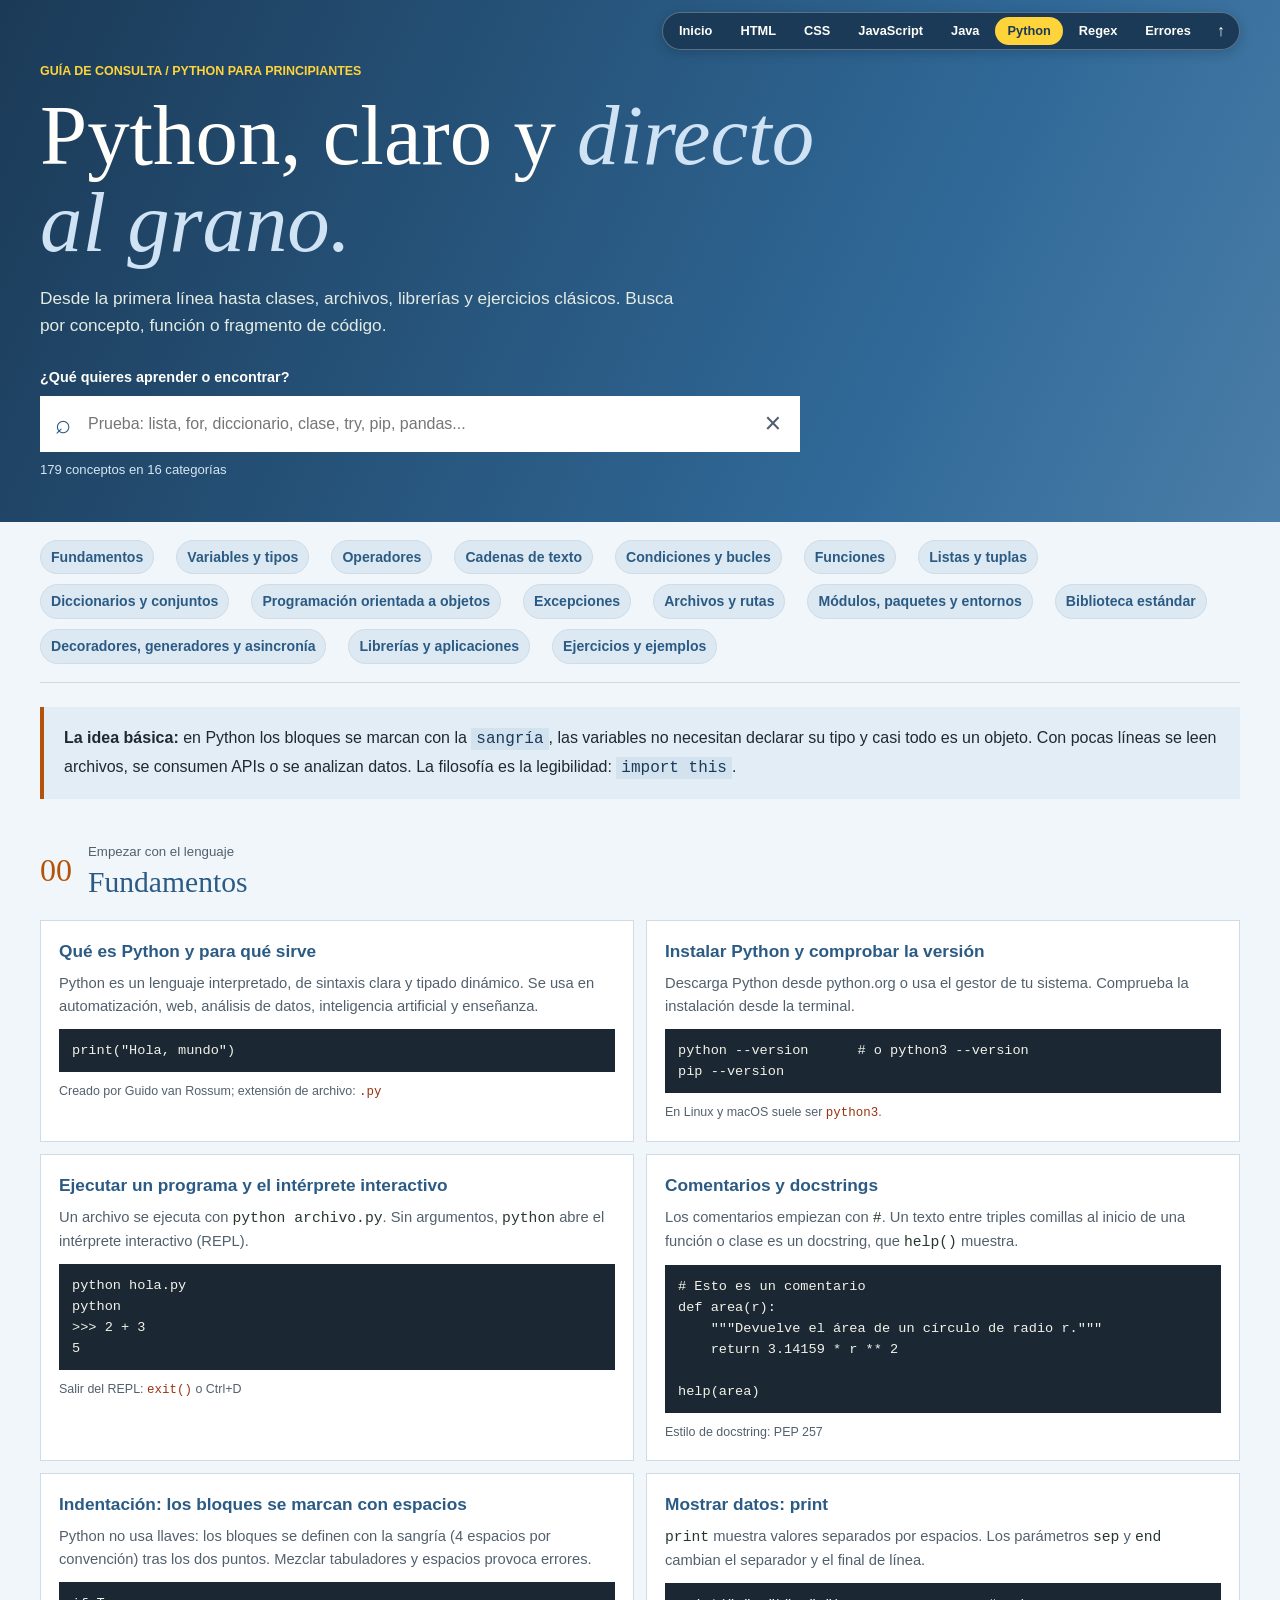
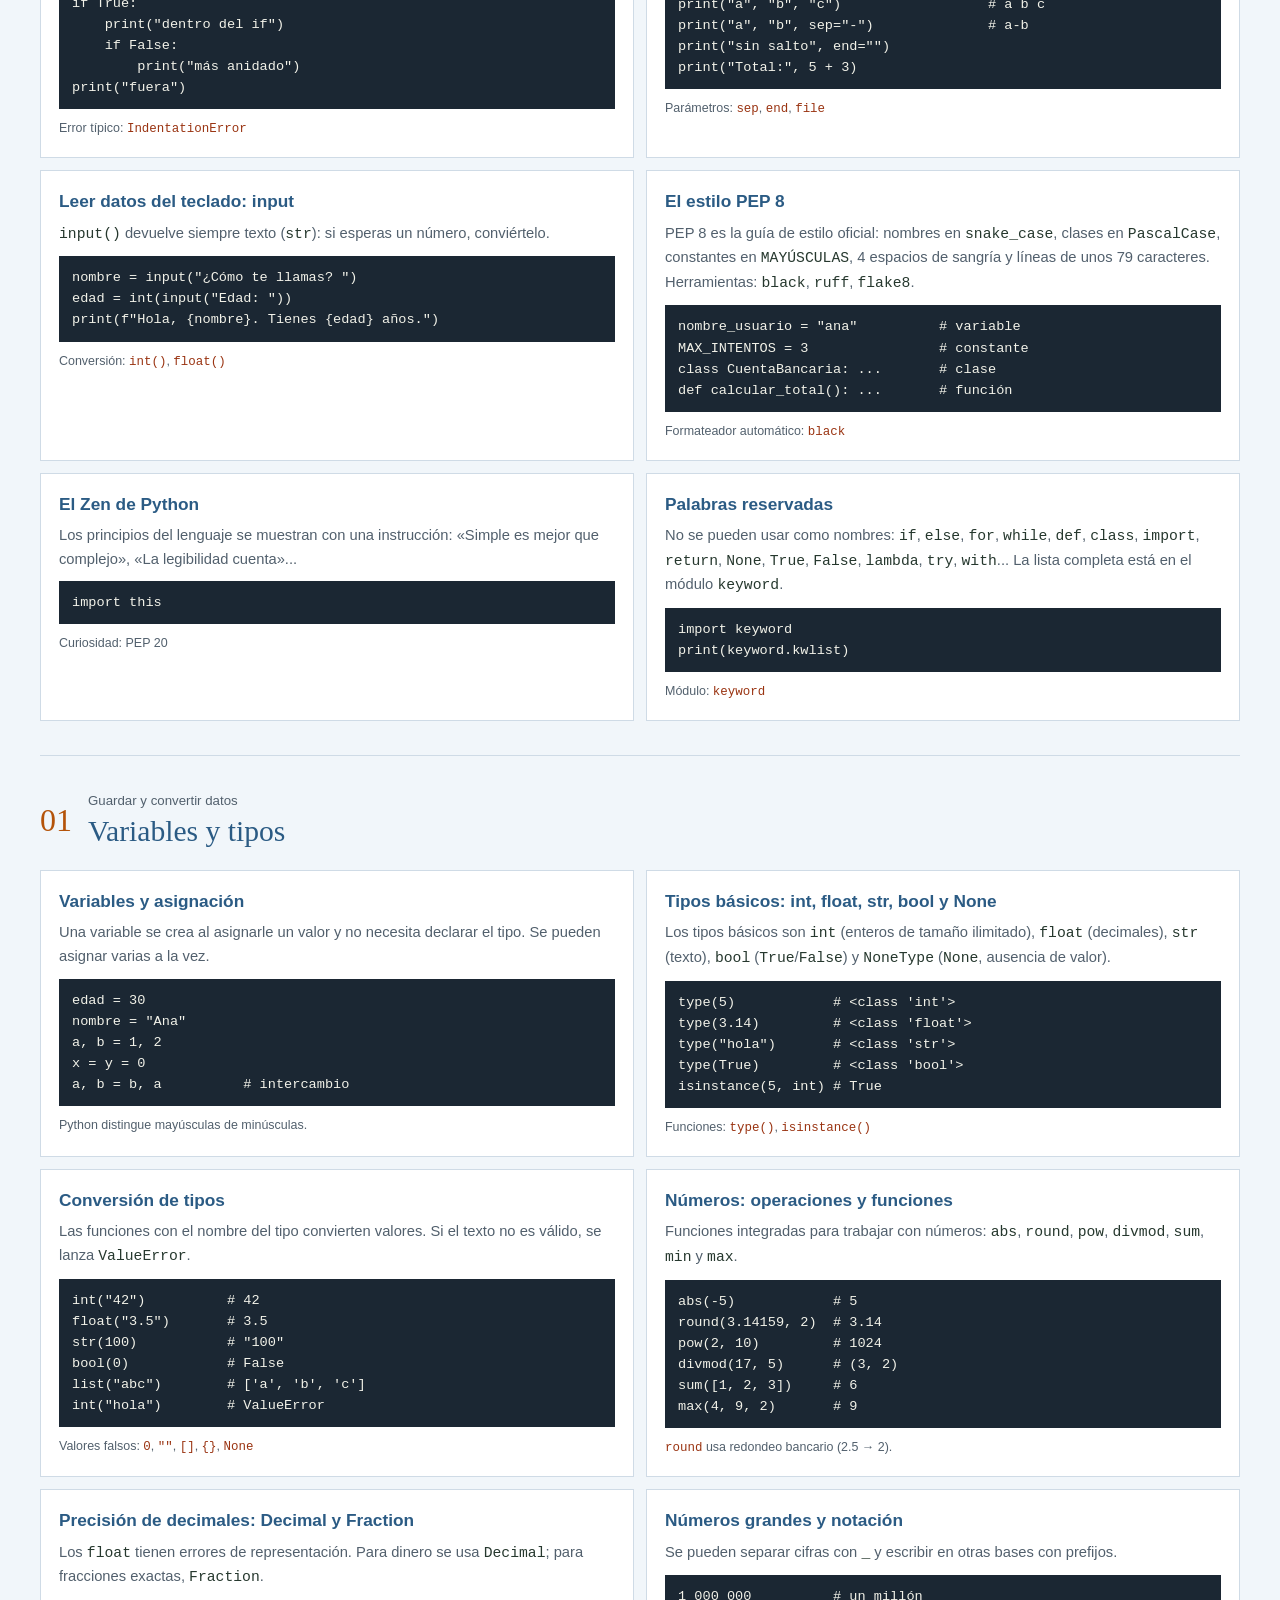
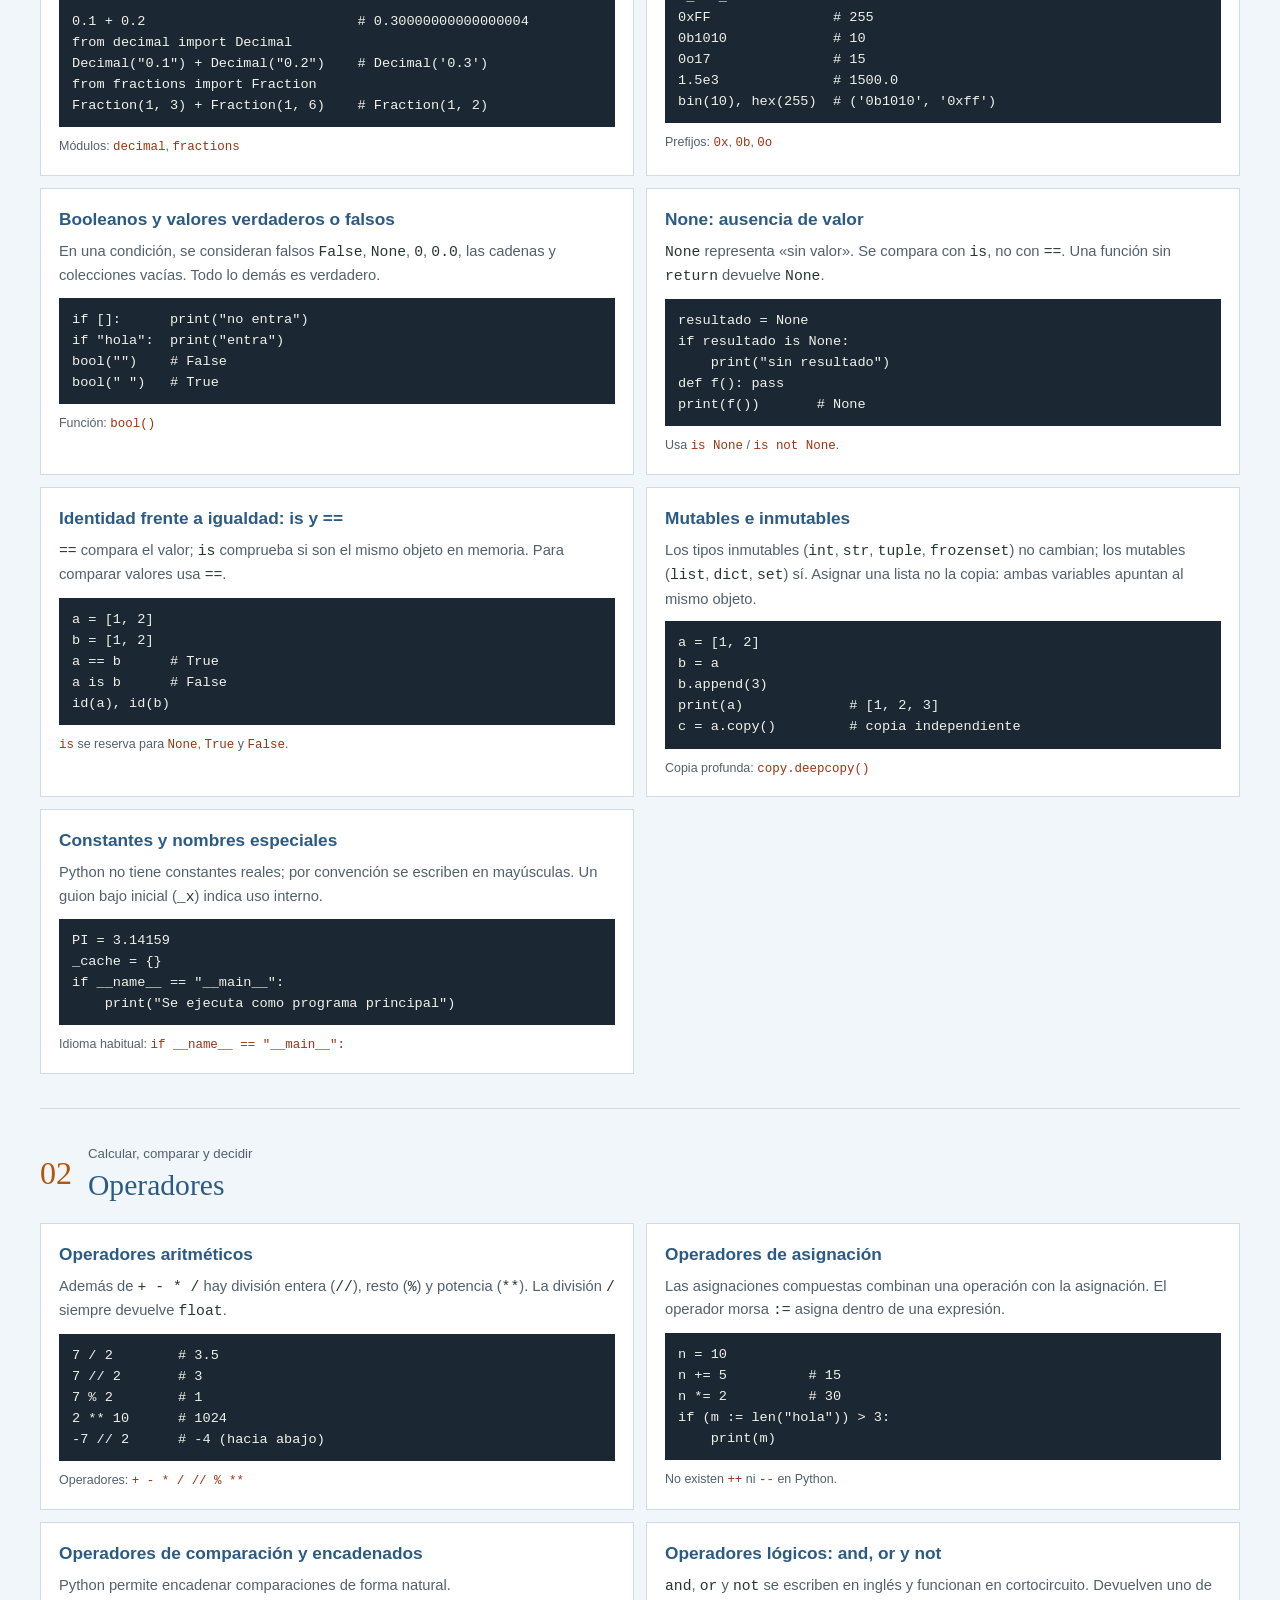
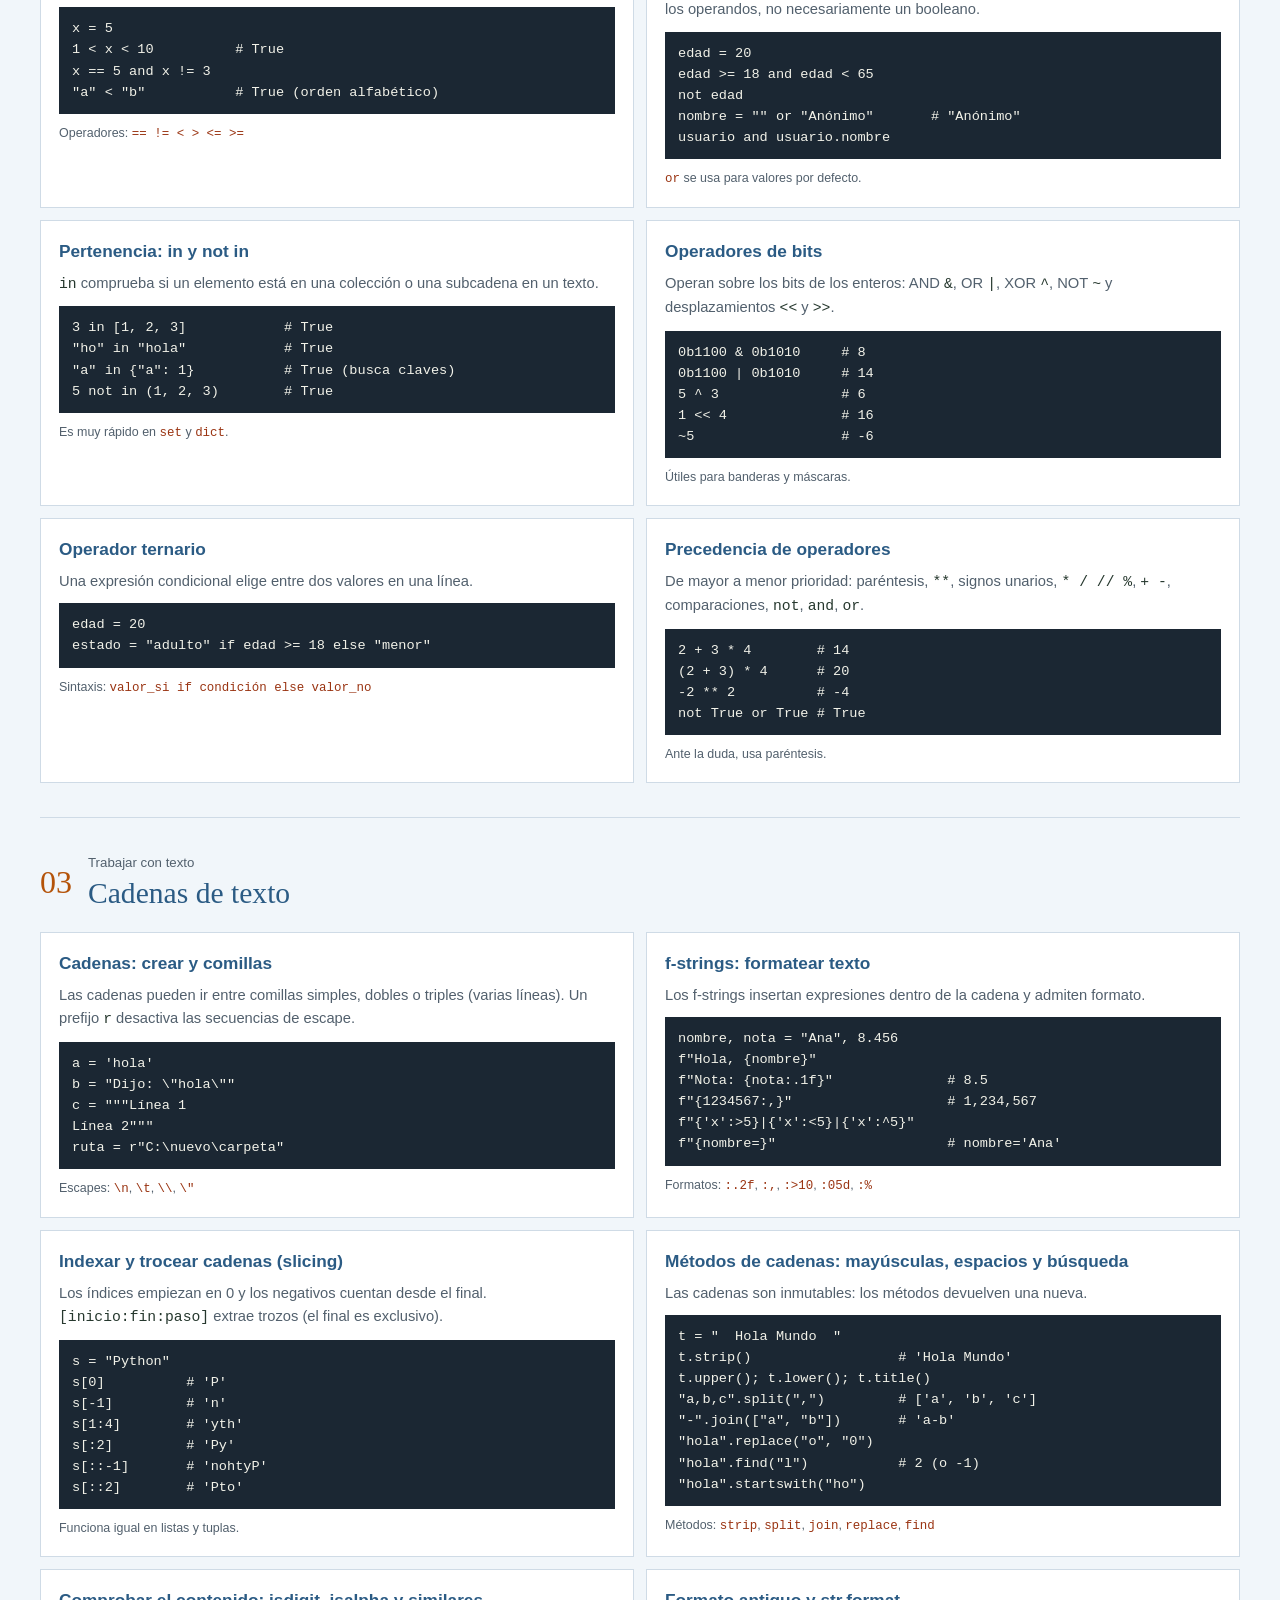
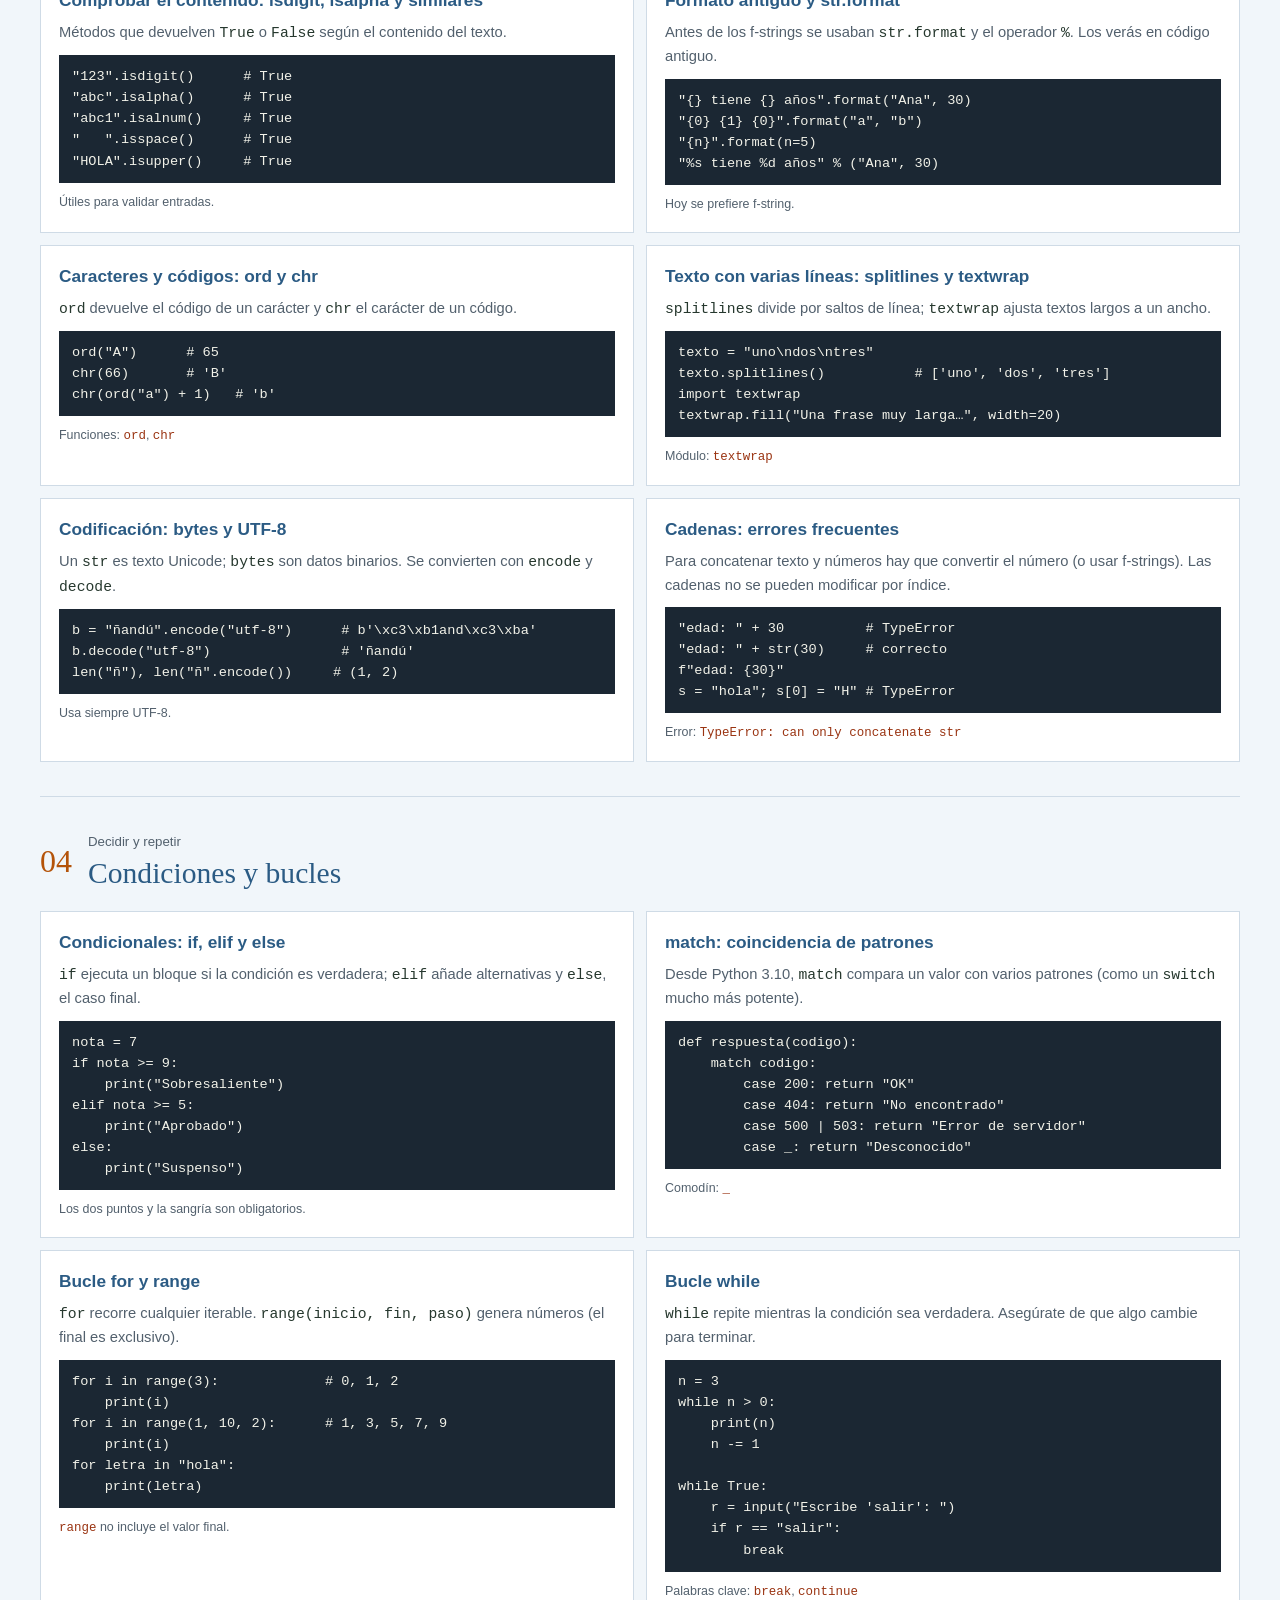
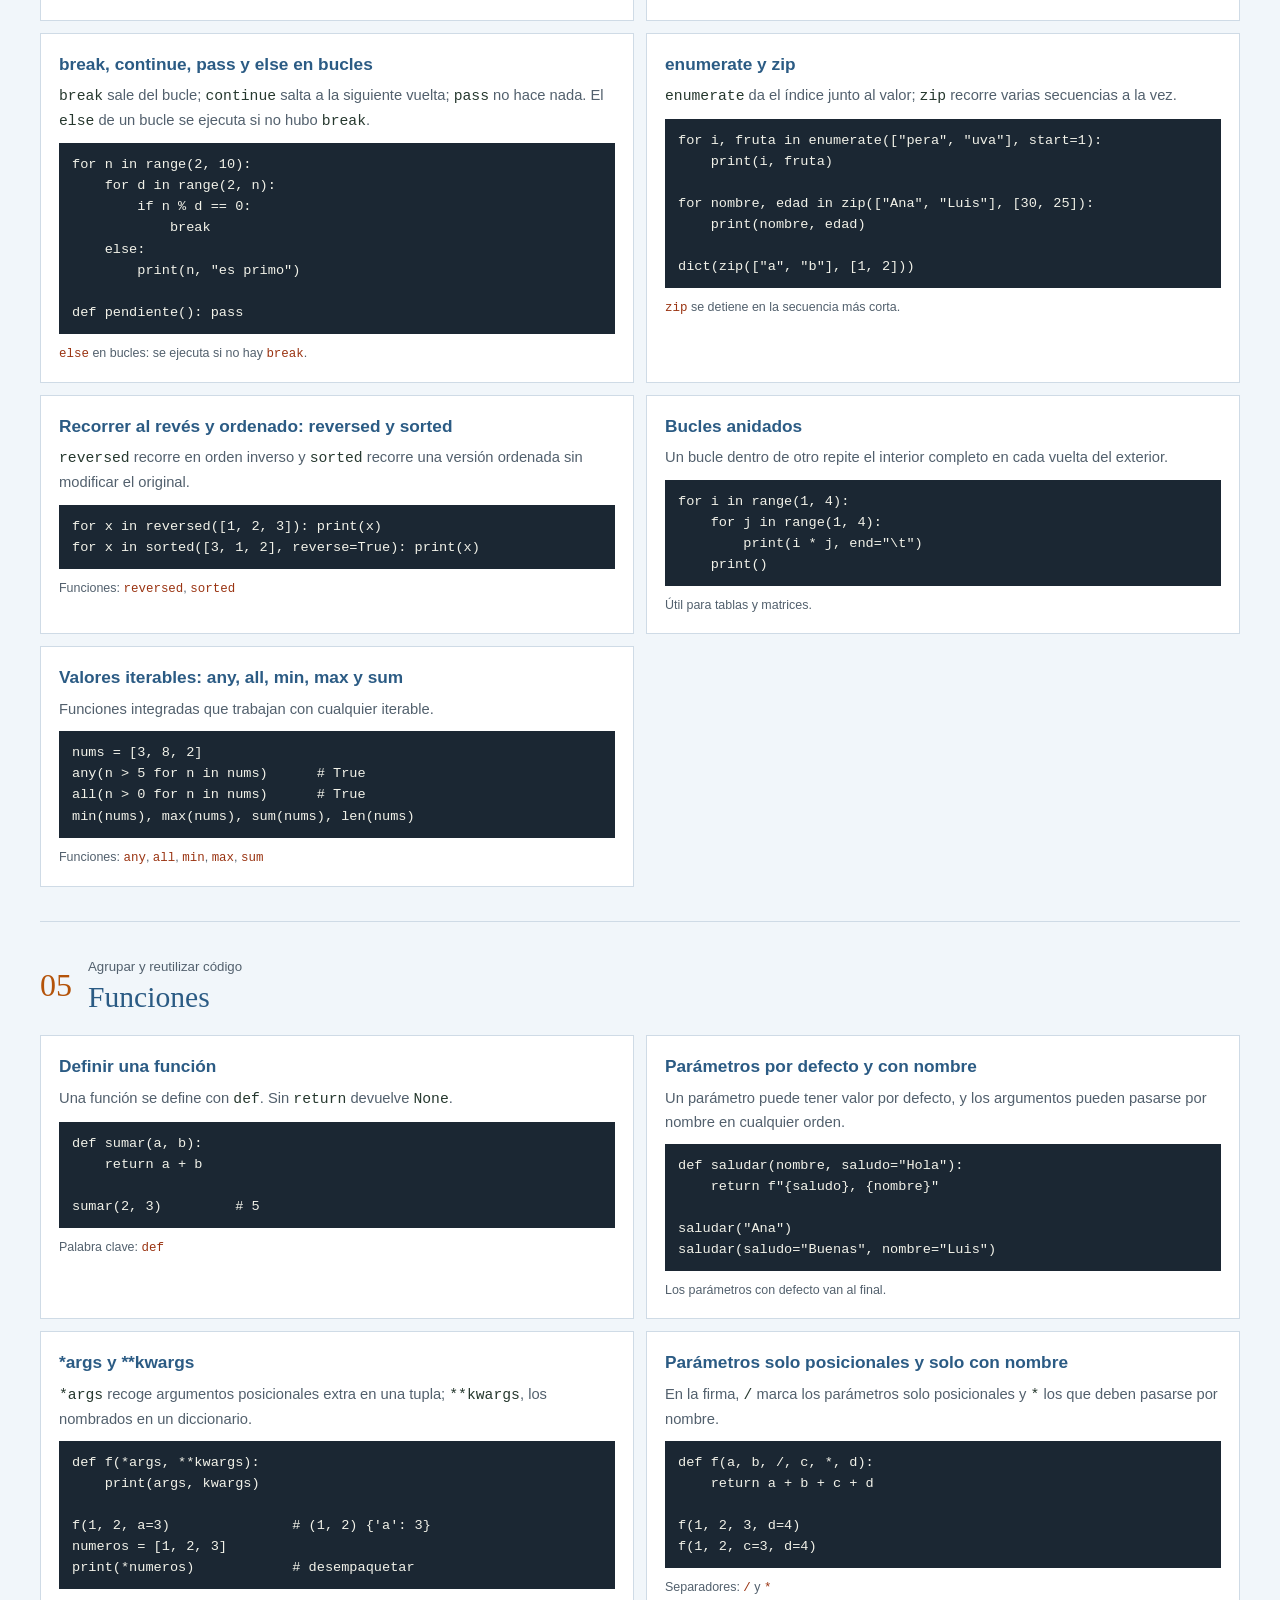
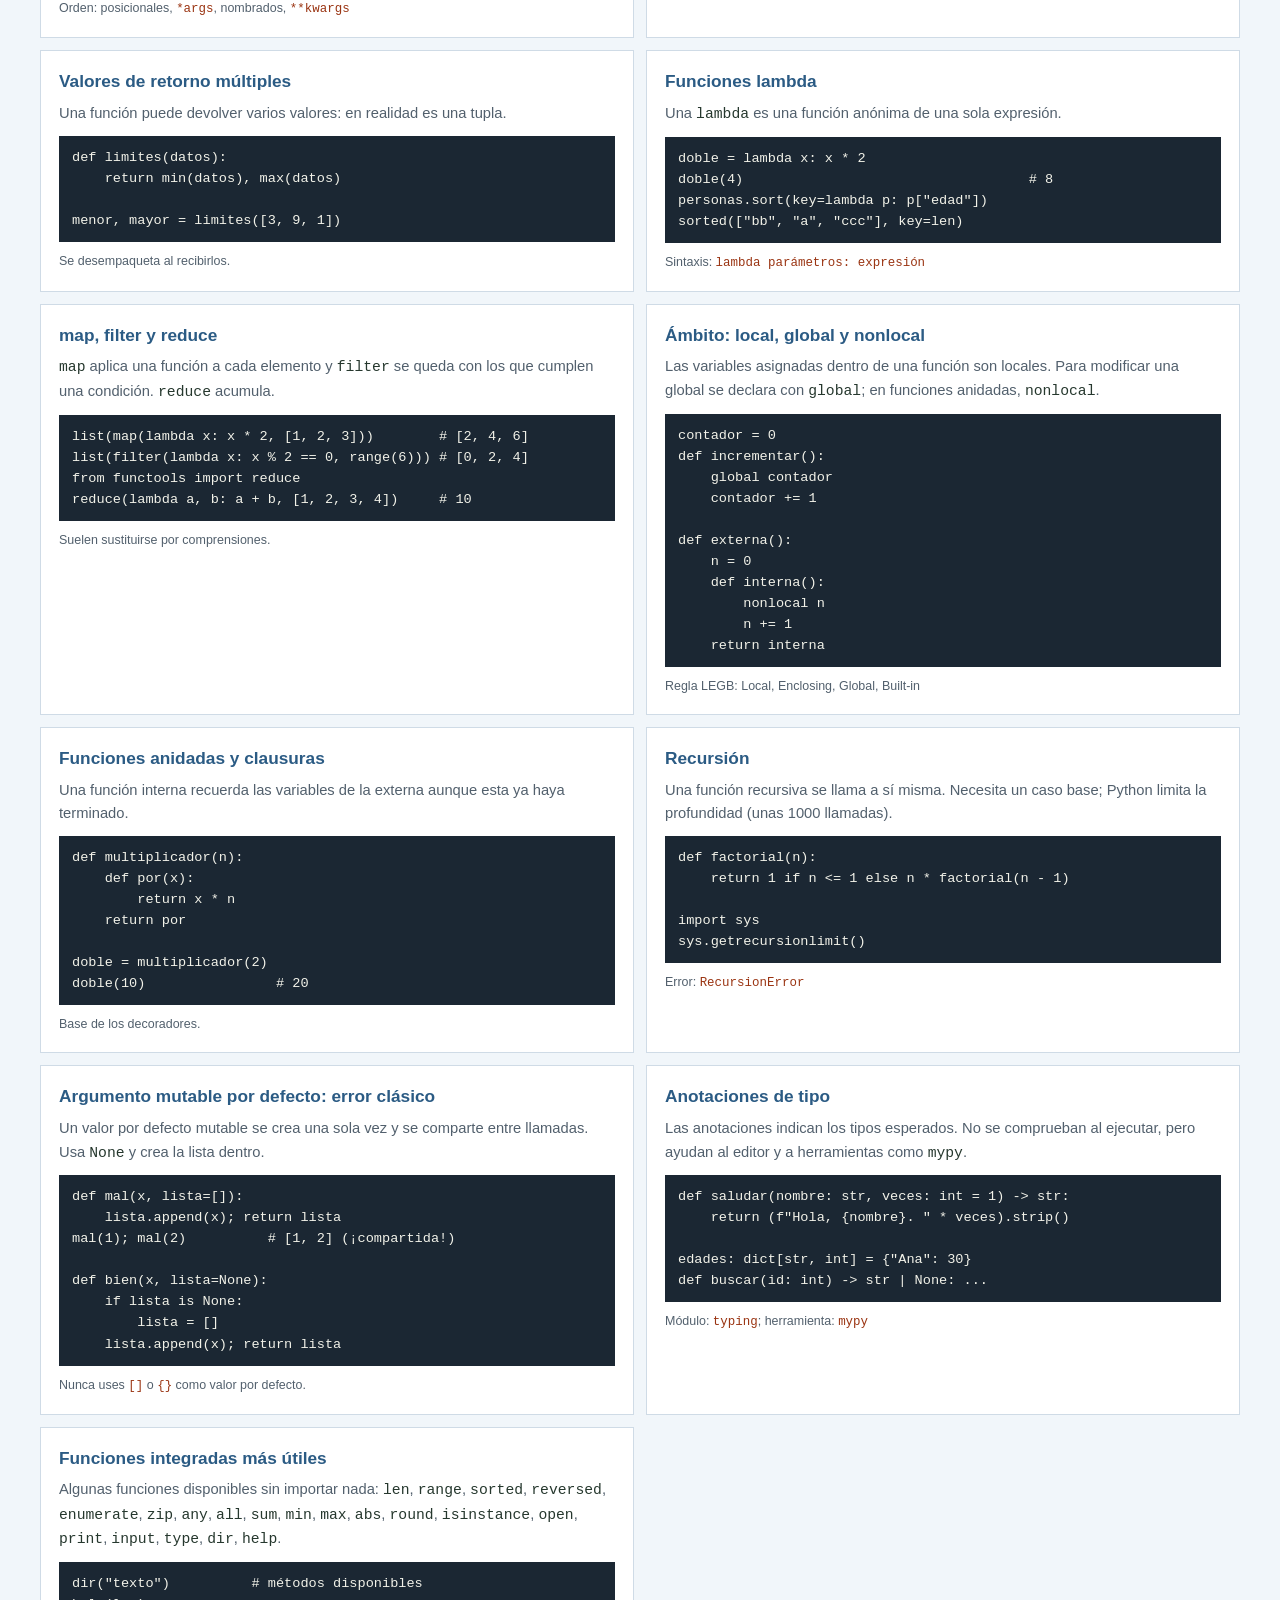
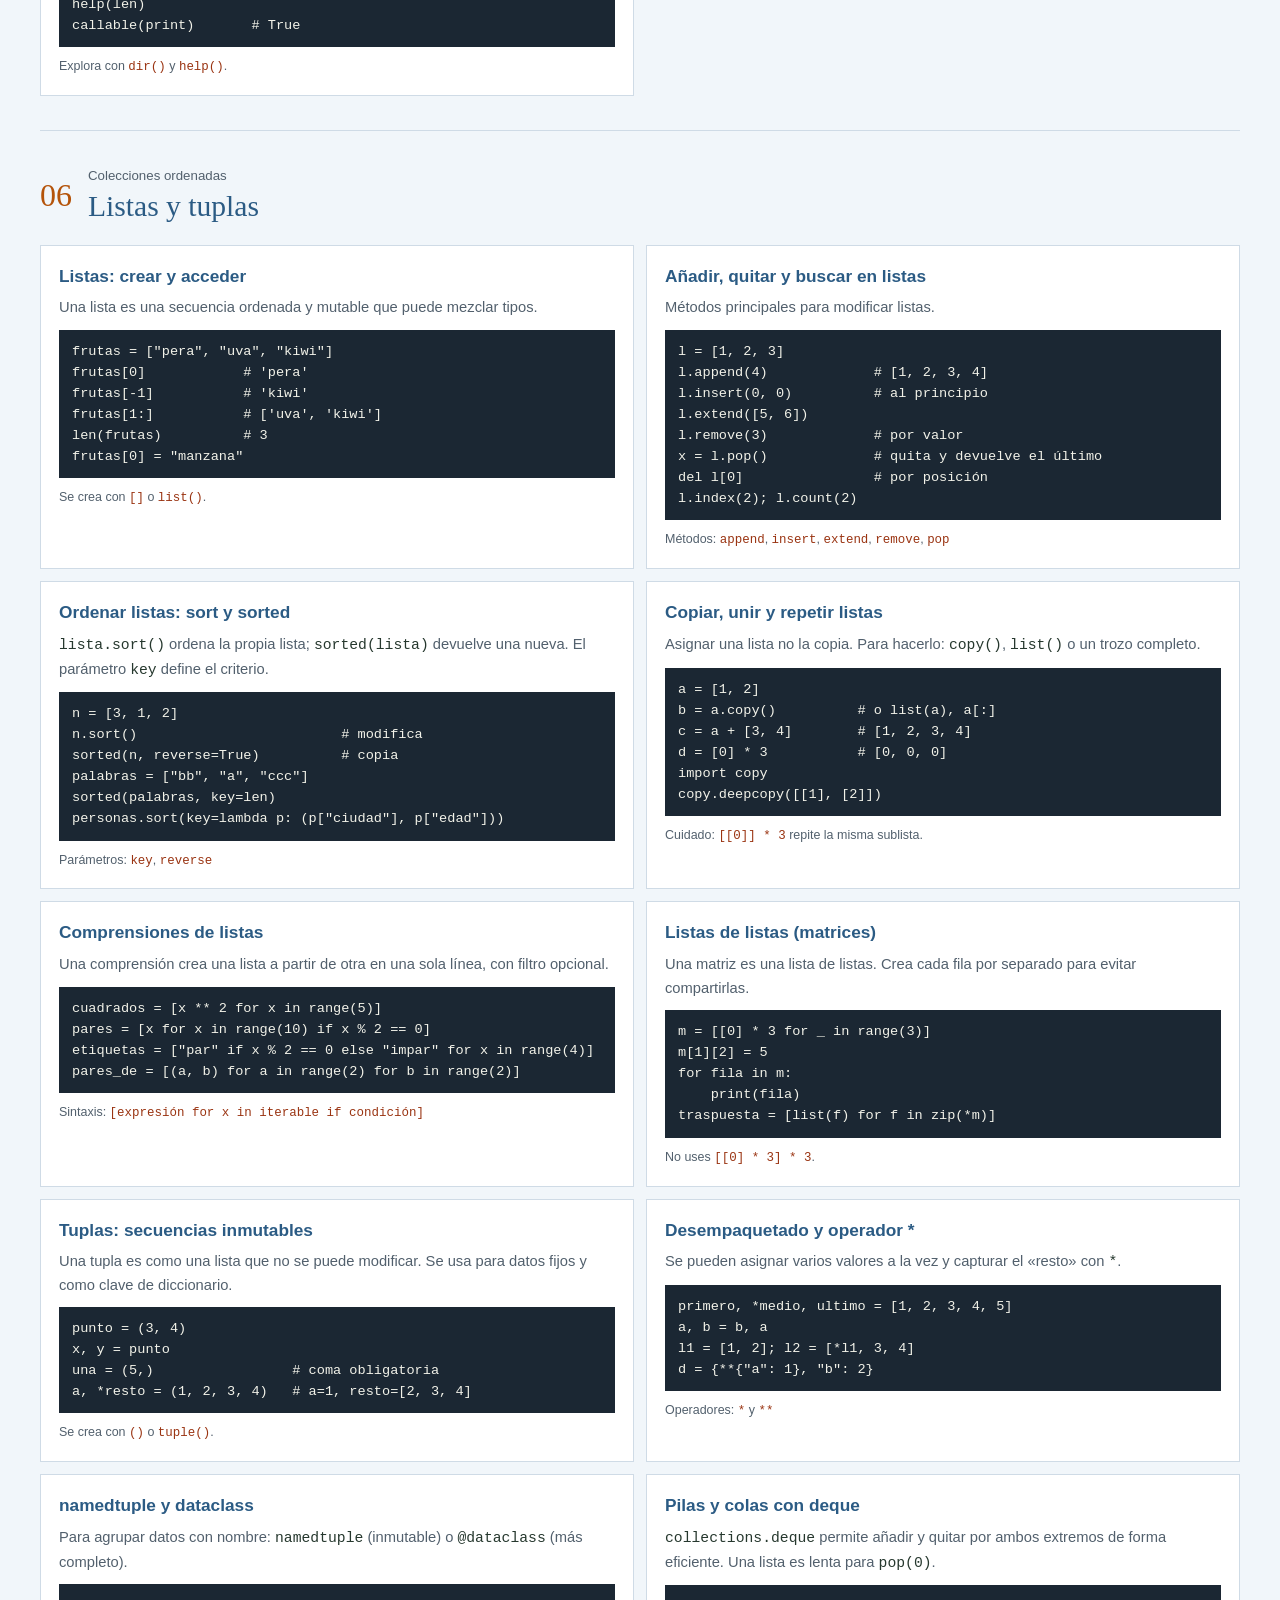
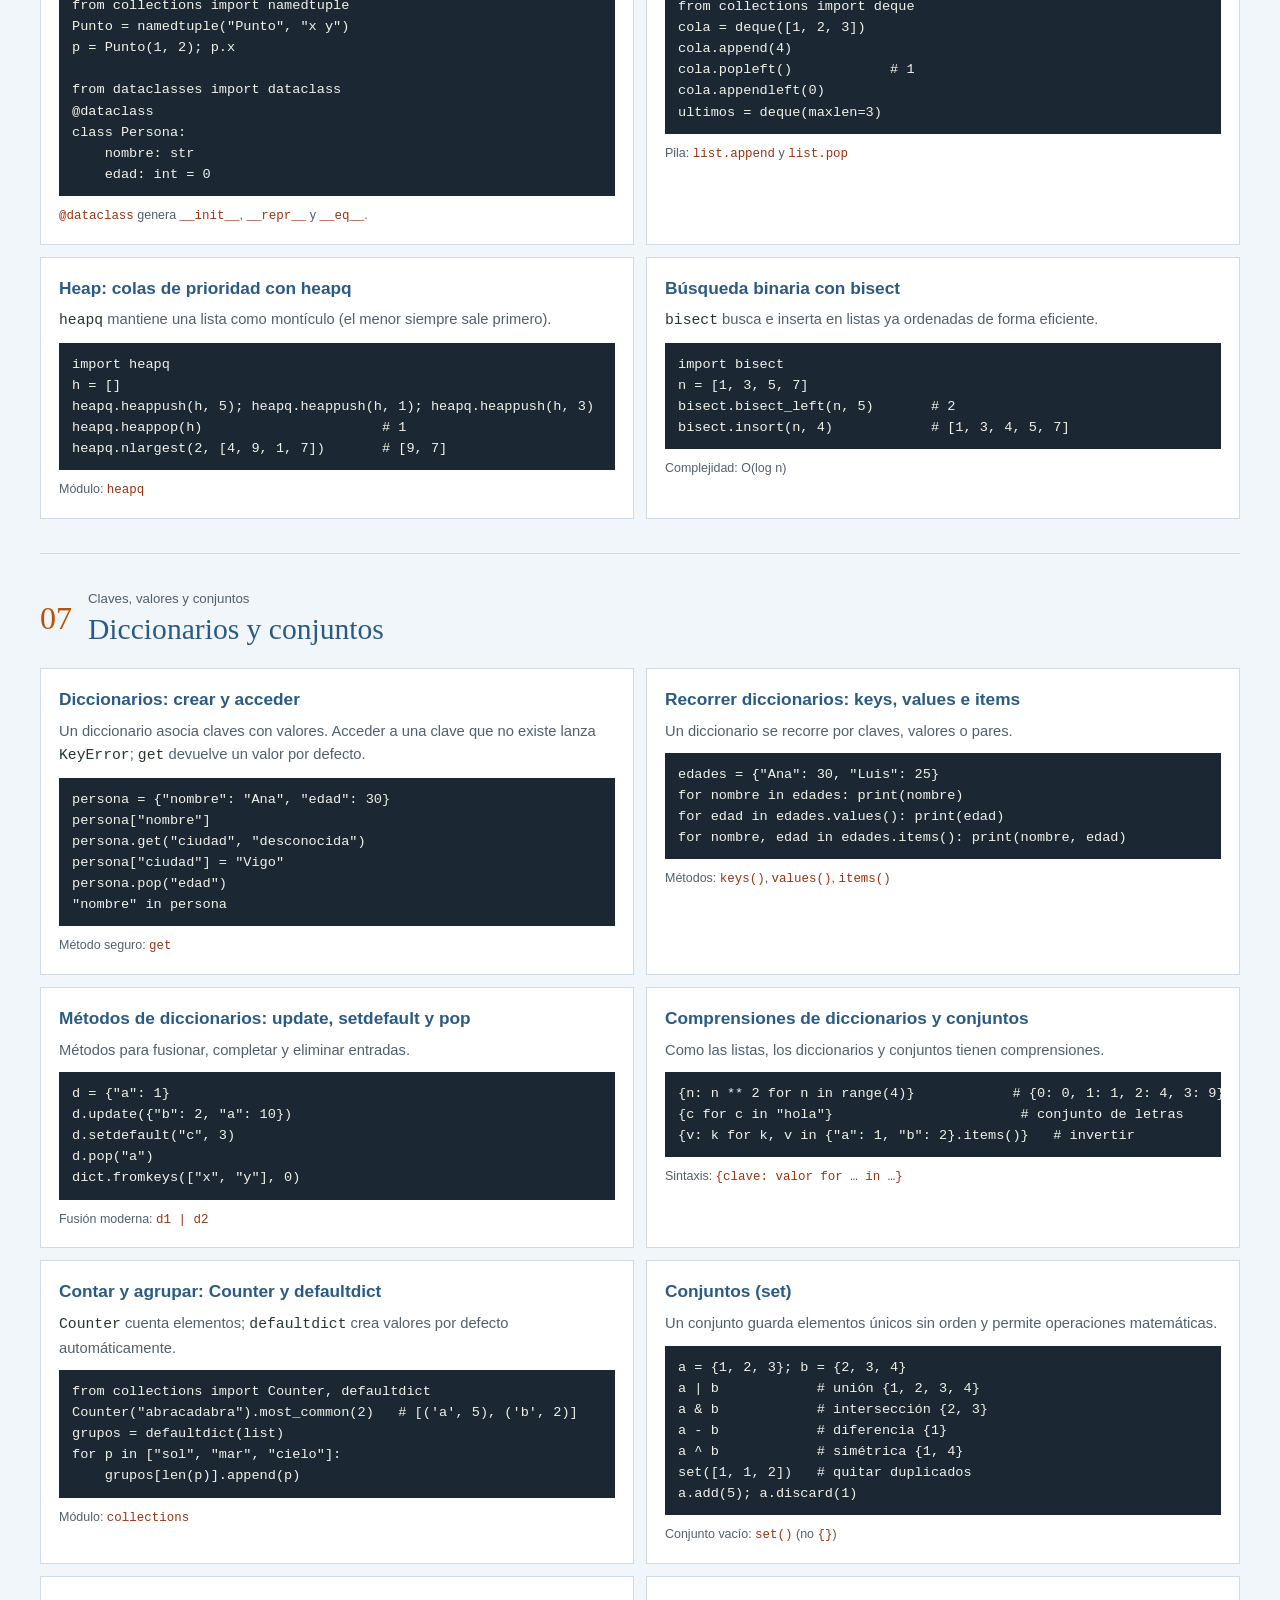
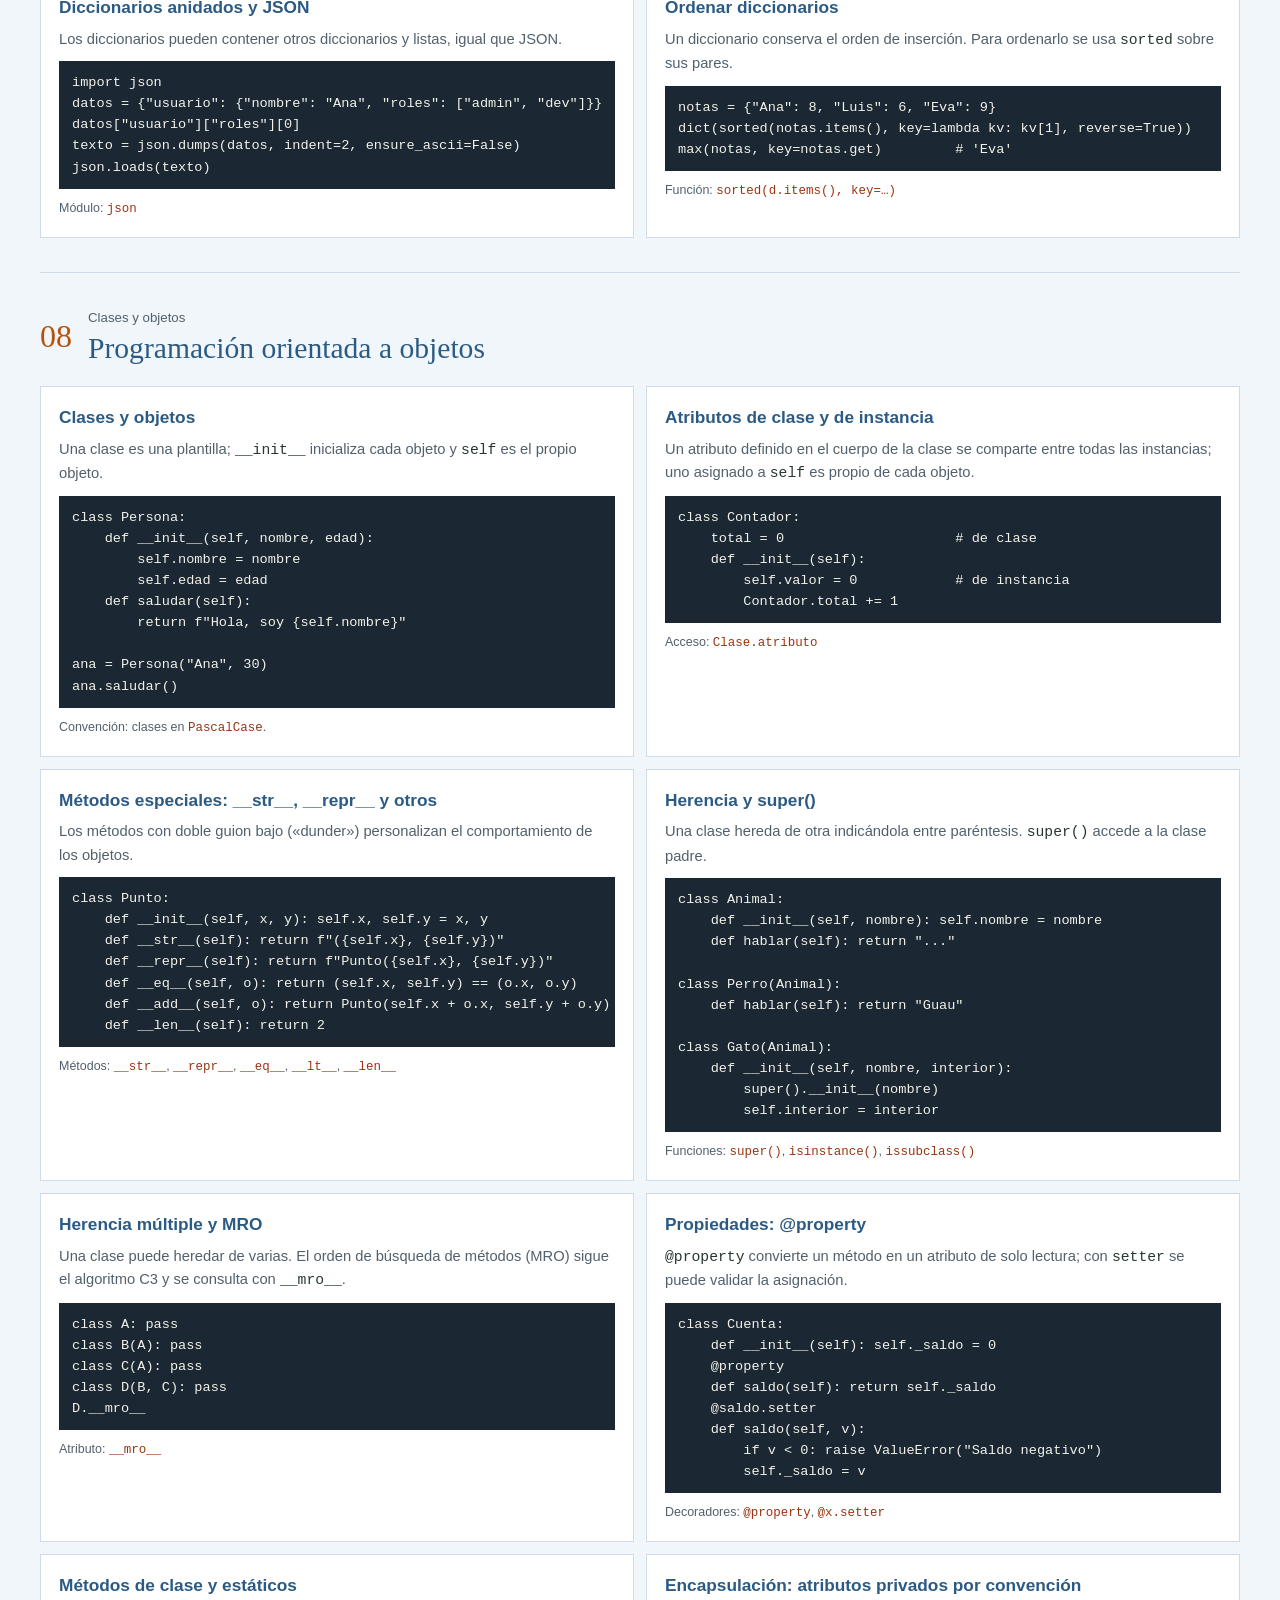
<file: python.html>
<!DOCTYPE html>
<html lang="es">

<!--
Guía fácil de Python
Guía de Python para principiantes: sintaxis, tipos, funciones, listas, diccionarios, clases, archivos, módulos, biblioteca estándar, web, datos y ejercicios.
Autor: apesfer
-->

<head>
	<meta charset="UTF-8">
	<meta name="viewport" content="width=device-width, initial-scale=1.0">
	<meta name="description" content="Guía de Python para principiantes: sintaxis, tipos, funciones, listas, diccionarios, clases, archivos, módulos, biblioteca estándar, web, datos y ejercicios.">
	<title>Guía fácil de Python</title>
	<link rel="stylesheet" href="src/css.css">
	<link rel="stylesheet" href="src/python.css">
	<link rel="stylesheet" href="src/comun.css">
</head>

<body id="inicio" class="guia-css guia-python">
	<header class="guia-portada">
		<nav class="mini-nav-guias" aria-label="Cambiar entre guías">
			<a href="index.html">Inicio</a>
			<a href="html.html">HTML</a>
			<a href="css.html">CSS</a>
			<a href="js.html">JavaScript</a>
			<a href="java.html">Java</a>
			<a href="python.html" aria-current="page">Python</a>
			<a href="regex.html">Regex</a>
			<a href="errores.html">Errores</a>
			<a class="subir-inicio" href="#inicio" aria-label="Volver al principio" title="Volver al principio">↑</a>
		</nav>
		<p class="guia-etiqueta">Guía de consulta / Python para principiantes</p>
		<h1>Python, claro y <em>directo al grano.</em></h1>
		<p class="guia-bajada">Desde la primera línea hasta clases, archivos, librerías y ejercicios clásicos. Busca por concepto, función o fragmento de código.</p>
		<form class="buscador-css" role="search" onsubmit="return false">
			<label for="buscar">¿Qué quieres aprender o encontrar?</label>
			<div class="campo-busqueda">
				<span aria-hidden="true">⌕</span>
				<input id="buscar" type="search" placeholder="Prueba: lista, for, diccionario, clase, try, pip, pandas..." autocomplete="off">
				<button id="limpiar" type="button" aria-label="Limpiar búsqueda" title="Limpiar búsqueda">×</button>
			</div>
			<p id="resultado-python" aria-live="polite">Cargando conceptos...</p>
		</form>
	</header>

	<main class="guia-contenido">
		<nav class="atajos-css" aria-label="Categorías">
			<a href="#fundamentos">Fundamentos</a>
			<a href="#variables">Variables y tipos</a>
			<a href="#operadores">Operadores</a>
			<a href="#cadenas">Cadenas de texto</a>
			<a href="#control">Condiciones y bucles</a>
			<a href="#funciones">Funciones</a>
			<a href="#listas">Listas y tuplas</a>
			<a href="#diccionarios">Diccionarios y conjuntos</a>
			<a href="#poo">Programación orientada a objetos</a>
			<a href="#excepciones">Excepciones</a>
			<a href="#archivos">Archivos y rutas</a>
			<a href="#modulos">Módulos, paquetes y entornos</a>
			<a href="#stdlib">Biblioteca estándar</a>
			<a href="#avanzado">Decoradores, generadores y asincronía</a>
			<a href="#web">Librerías y aplicaciones</a>
			<a href="#ejemplos">Ejercicios y ejemplos</a>
		</nav>

		<aside class="nota-css"><strong>La idea básica:</strong> en Python los bloques se marcan con la <code>sangría</code>, las variables no necesitan declarar su tipo y casi todo es un objeto. Con pocas líneas se leen archivos, se consumen APIs o se analizan datos. La filosofía es la legibilidad: <code>import this</code>.</aside>

		<section class="categoria-css" id="fundamentos" data-categoria>
			<div class="cabecera-categoria"><span>00</span>
				<div>
					<p>Empezar con el lenguaje</p>
					<h2>Fundamentos</h2>
				</div>
			</div>
			<div class="rejilla-conceptos">
				<article class="concepto-css" id="que-es-python-y-para-que-sirve" data-palabras="python lenguaje interpretado tipado dinámico sirve web datos automatización ia scripts introducción">
					<h3>Qué es Python y para qué sirve</h3>
					<p>Python es un lenguaje interpretado, de sintaxis clara y tipado dinámico. Se usa en
					automatización, web, análisis de datos, inteligencia artificial y enseñanza.</p>
					<pre><code>print("Hola, mundo")</code></pre>
					<p class="propiedad">Creado por Guido van Rossum; extensión de archivo: <code>.py</code></p>
				</article>
				<article class="concepto-css" id="instalar-python-y-comprobar-la-version" data-palabras="instalar python versión python3 pip windows linux mac terminal descargar">
					<h3>Instalar Python y comprobar la versión</h3>
					<p>Descarga Python desde python.org o usa el gestor de tu sistema. Comprueba la instalación
					desde la terminal.</p>
					<pre><code>python --version      # o python3 --version
pip --version</code></pre>
					<p class="propiedad">En Linux y macOS suele ser <code>python3</code>.</p>
				</article>
				<article class="concepto-css" id="ejecutar-un-programa-y-el-interprete-interactivo" data-palabras="ejecutar python script repl intérprete interactivo consola &gt;&gt;&gt; python archivo.py">
					<h3>Ejecutar un programa y el intérprete interactivo</h3>
					<p>Un archivo se ejecuta con <code>python archivo.py</code>. Sin argumentos,
					<code>python</code> abre el intérprete interactivo (REPL).</p>
					<pre><code>python hola.py
python
&gt;&gt;&gt; 2 + 3
5</code></pre>
					<p class="propiedad">Salir del REPL: <code>exit()</code> o Ctrl+D</p>
				</article>
				<article class="concepto-css" id="comentarios-y-docstrings" data-palabras="comentarios # docstring &quot;&quot;&quot; documentación ayuda help función">
					<h3>Comentarios y docstrings</h3>
					<p>Los comentarios empiezan con <code>#</code>. Un texto entre triples comillas al inicio de
					una función o clase es un docstring, que <code>help()</code> muestra.</p>
					<pre><code># Esto es un comentario
def area(r):
    """Devuelve el área de un círculo de radio r."""
    return 3.14159 * r ** 2

help(area)</code></pre>
					<p class="propiedad">Estilo de docstring: PEP 257</p>
				</article>
				<article class="concepto-css" id="indentacion-los-bloques-se-marcan-con-espacios" data-palabras="indentación sangría bloques espacios cuatro identation error pep8 dos puntos">
					<h3>Indentación: los bloques se marcan con espacios</h3>
					<p>Python no usa llaves: los bloques se definen con la sangría (4 espacios por convención) tras
					los dos puntos. Mezclar tabuladores y espacios provoca errores.</p>
					<pre><code>if True:
    print("dentro del if")
    if False:
        print("más anidado")
print("fuera")</code></pre>
					<p class="propiedad">Error típico: <code>IndentationError</code></p>
				</article>
				<article class="concepto-css" id="mostrar-datos-print" data-palabras="print sep end file formato imprimir consola salida f-string">
					<h3>Mostrar datos: print</h3>
					<p><code>print</code> muestra valores separados por espacios. Los parámetros <code>sep</code> y
					<code>end</code> cambian el separador y el final de línea.</p>
					<pre><code>print("a", "b", "c")                  # a b c
print("a", "b", sep="-")              # a-b
print("sin salto", end="")
print("Total:", 5 + 3)</code></pre>
					<p class="propiedad">Parámetros: <code>sep</code>, <code>end</code>, <code>file</code></p>
				</article>
				<article class="concepto-css" id="leer-datos-del-teclado-input" data-palabras="input teclado leer datos usuario str convertir int float entrada">
					<h3>Leer datos del teclado: input</h3>
					<p><code>input()</code> devuelve siempre texto (<code>str</code>): si esperas un número,
					conviértelo.</p>
					<pre><code>nombre = input("¿Cómo te llamas? ")
edad = int(input("Edad: "))
print(f"Hola, {nombre}. Tienes {edad} años.")</code></pre>
					<p class="propiedad">Conversión: <code>int()</code>, <code>float()</code></p>
				</article>
				<article class="concepto-css" id="el-estilo-pep-8" data-palabras="pep8 estilo convenciones nombres snake_case líneas 79 flake8 black formato">
					<h3>El estilo PEP 8</h3>
					<p>PEP 8 es la guía de estilo oficial: nombres en <code>snake_case</code>, clases en
					<code>PascalCase</code>, constantes en <code>MAYÚSCULAS</code>, 4 espacios de sangría y
					líneas de unos 79 caracteres. Herramientas: <code>black</code>, <code>ruff</code>,
					<code>flake8</code>.</p>
					<pre><code>nombre_usuario = "ana"          # variable
MAX_INTENTOS = 3                # constante
class CuentaBancaria: ...       # clase
def calcular_total(): ...       # función</code></pre>
					<p class="propiedad">Formateador automático: <code>black</code></p>
				</article>
				<article class="concepto-css" id="el-zen-de-python" data-palabras="zen python import this filosofía principios tim peters">
					<h3>El Zen de Python</h3>
					<p>Los principios del lenguaje se muestran con una instrucción: «Simple es mejor que complejo»,
					«La legibilidad cuenta»...</p>
					<pre><code>import this</code></pre>
					<p class="propiedad">Curiosidad: PEP 20</p>
				</article>
				<article class="concepto-css" id="palabras-reservadas" data-palabras="keywords palabras reservadas def class if else for while import lambda None True False keyword">
					<h3>Palabras reservadas</h3>
					<p>No se pueden usar como nombres: <code>if</code>, <code>else</code>, <code>for</code>,
					<code>while</code>, <code>def</code>, <code>class</code>, <code>import</code>,
					<code>return</code>, <code>None</code>, <code>True</code>, <code>False</code>,
					<code>lambda</code>, <code>try</code>, <code>with</code>... La lista completa está en el
					módulo <code>keyword</code>.</p>
					<pre><code>import keyword
print(keyword.kwlist)</code></pre>
					<p class="propiedad">Módulo: <code>keyword</code></p>
				</article>
			</div>
		</section>

		<section class="categoria-css" id="variables" data-categoria>
			<div class="cabecera-categoria"><span>01</span>
				<div>
					<p>Guardar y convertir datos</p>
					<h2>Variables y tipos</h2>
				</div>
			</div>
			<div class="rejilla-conceptos">
				<article class="concepto-css" id="variables-y-asignacion" data-palabras="variable asignación = nombre valor tipo dinámico reasignar múltiple">
					<h3>Variables y asignación</h3>
					<p>Una variable se crea al asignarle un valor y no necesita declarar el tipo. Se pueden asignar
					varias a la vez.</p>
					<pre><code>edad = 30
nombre = "Ana"
a, b = 1, 2
x = y = 0
a, b = b, a          # intercambio</code></pre>
					<p class="propiedad">Python distingue mayúsculas de minúsculas.</p>
				</article>
				<article class="concepto-css" id="tipos-basicos-int-float-str-bool-y-none" data-palabras="tipos int float str bool NoneType complex type isinstance números texto booleano">
					<h3>Tipos básicos: int, float, str, bool y None</h3>
					<p>Los tipos básicos son <code>int</code> (enteros de tamaño ilimitado), <code>float</code>
					(decimales), <code>str</code> (texto), <code>bool</code>
					(<code>True</code>/<code>False</code>) y <code>NoneType</code> (<code>None</code>, ausencia
					de valor).</p>
					<pre><code>type(5)            # &lt;class 'int'&gt;
type(3.14)         # &lt;class 'float'&gt;
type("hola")       # &lt;class 'str'&gt;
type(True)         # &lt;class 'bool'&gt;
isinstance(5, int) # True</code></pre>
					<p class="propiedad">Funciones: <code>type()</code>, <code>isinstance()</code></p>
				</article>
				<article class="concepto-css" id="conversion-de-tipos" data-palabras="int float str bool list tuple set conversión cast parse ValueError">
					<h3>Conversión de tipos</h3>
					<p>Las funciones con el nombre del tipo convierten valores. Si el texto no es válido, se lanza
					<code>ValueError</code>.</p>
					<pre><code>int("42")          # 42
float("3.5")       # 3.5
str(100)           # "100"
bool(0)            # False
list("abc")        # ['a', 'b', 'c']
int("hola")        # ValueError</code></pre>
					<p class="propiedad">Valores falsos: <code>0</code>, <code>""</code>, <code>[]</code>, <code>{}</code>, <code>None</code></p>
				</article>
				<article class="concepto-css" id="numeros-operaciones-y-funciones" data-palabras="abs round pow divmod sum min max números enteros decimales redondeo funciones integradas">
					<h3>Números: operaciones y funciones</h3>
					<p>Funciones integradas para trabajar con números: <code>abs</code>, <code>round</code>,
					<code>pow</code>, <code>divmod</code>, <code>sum</code>, <code>min</code> y
					<code>max</code>.</p>
					<pre><code>abs(-5)            # 5
round(3.14159, 2)  # 3.14
pow(2, 10)         # 1024
divmod(17, 5)      # (3, 2)
sum([1, 2, 3])     # 6
max(4, 9, 2)       # 9</code></pre>
					<p class="propiedad"><code>round</code> usa redondeo bancario (2.5 → 2).</p>
				</article>
				<article class="concepto-css" id="precision-de-decimales-decimal-y-fraction" data-palabras="decimal fraction precisión dinero float 0.1 0.2 módulo decimal fracciones">
					<h3>Precisión de decimales: Decimal y Fraction</h3>
					<p>Los <code>float</code> tienen errores de representación. Para dinero se usa
					<code>Decimal</code>; para fracciones exactas, <code>Fraction</code>.</p>
					<pre><code>0.1 + 0.2                          # 0.30000000000000004
from decimal import Decimal
Decimal("0.1") + Decimal("0.2")    # Decimal('0.3')
from fractions import Fraction
Fraction(1, 3) + Fraction(1, 6)    # Fraction(1, 2)</code></pre>
					<p class="propiedad">Módulos: <code>decimal</code>, <code>fractions</code></p>
				</article>
				<article class="concepto-css" id="numeros-grandes-y-notacion" data-palabras="números grandes guiones bajos 1_000_000 hex binario octal 0x 0b 0o notación científica">
					<h3>Números grandes y notación</h3>
					<p>Se pueden separar cifras con <code>_</code> y escribir en otras bases con prefijos.</p>
					<pre><code>1_000_000          # un millón
0xFF               # 255
0b1010             # 10
0o17               # 15
1.5e3              # 1500.0
bin(10), hex(255)  # ('0b1010', '0xff')</code></pre>
					<p class="propiedad">Prefijos: <code>0x</code>, <code>0b</code>, <code>0o</code></p>
				</article>
				<article class="concepto-css" id="booleanos-y-valores-verdaderos-o-falsos" data-palabras="bool truthy falsy booleano verdadero falso condición vacío None 0">
					<h3>Booleanos y valores verdaderos o falsos</h3>
					<p>En una condición, se consideran falsos <code>False</code>, <code>None</code>,
					<code>0</code>, <code>0.0</code>, las cadenas y colecciones vacías. Todo lo demás es
					verdadero.</p>
					<pre><code>if []:      print("no entra")
if "hola":  print("entra")
bool("")    # False
bool(" ")   # True</code></pre>
					<p class="propiedad">Función: <code>bool()</code></p>
				</article>
				<article class="concepto-css" id="none-ausencia-de-valor" data-palabras="none nulo ausencia valor is none comparar identidad retorno función">
					<h3>None: ausencia de valor</h3>
					<p><code>None</code> representa «sin valor». Se compara con <code>is</code>, no con
					<code>==</code>. Una función sin <code>return</code> devuelve <code>None</code>.</p>
					<pre><code>resultado = None
if resultado is None:
    print("sin resultado")
def f(): pass
print(f())       # None</code></pre>
					<p class="propiedad">Usa <code>is None</code> / <code>is not None</code>.</p>
				</article>
				<article class="concepto-css" id="identidad-frente-a-igualdad-is-y" data-palabras="is == identidad igualdad objeto id mismo comparar enteros pequeños">
					<h3>Identidad frente a igualdad: is y ==</h3>
					<p><code>==</code> compara el valor; <code>is</code> comprueba si son el mismo objeto en
					memoria. Para comparar valores usa <code>==</code>.</p>
					<pre><code>a = [1, 2]
b = [1, 2]
a == b      # True
a is b      # False
id(a), id(b)</code></pre>
					<p class="propiedad"><code>is</code> se reserva para <code>None</code>, <code>True</code> y <code>False</code>.</p>
				</article>
				<article class="concepto-css" id="mutables-e-inmutables" data-palabras="mutable inmutable tupla lista str int dict set copia referencia objeto">
					<h3>Mutables e inmutables</h3>
					<p>Los tipos inmutables (<code>int</code>, <code>str</code>, <code>tuple</code>,
					<code>frozenset</code>) no cambian; los mutables (<code>list</code>, <code>dict</code>,
					<code>set</code>) sí. Asignar una lista no la copia: ambas variables apuntan al mismo
					objeto.</p>
					<pre><code>a = [1, 2]
b = a
b.append(3)
print(a)             # [1, 2, 3]
c = a.copy()         # copia independiente</code></pre>
					<p class="propiedad">Copia profunda: <code>copy.deepcopy()</code></p>
				</article>
				<article class="concepto-css" id="constantes-y-nombres-especiales" data-palabras="constantes mayúsculas __name__ __main__ nombres guiones bajos convención _privado">
					<h3>Constantes y nombres especiales</h3>
					<p>Python no tiene constantes reales; por convención se escriben en mayúsculas. Un guion bajo
					inicial (<code>_x</code>) indica uso interno.</p>
					<pre><code>PI = 3.14159
_cache = {}
if __name__ == "__main__":
    print("Se ejecuta como programa principal")</code></pre>
					<p class="propiedad">Idioma habitual: <code>if __name__ == "__main__":</code></p>
				</article>
			</div>
		</section>

		<section class="categoria-css" id="operadores" data-categoria>
			<div class="cabecera-categoria"><span>02</span>
				<div>
					<p>Calcular, comparar y decidir</p>
					<h2>Operadores</h2>
				</div>
			</div>
			<div class="rejilla-conceptos">
				<article class="concepto-css" id="operadores-aritmeticos" data-palabras="suma resta multiplicación división // % ** aritméticos entera potencia resto">
					<h3>Operadores aritméticos</h3>
					<p>Además de <code>+ - * /</code> hay división entera (<code>//</code>), resto (<code>%</code>)
					y potencia (<code>**</code>). La división <code>/</code> siempre devuelve
					<code>float</code>.</p>
					<pre><code>7 / 2        # 3.5
7 // 2       # 3
7 % 2        # 1
2 ** 10      # 1024
-7 // 2      # -4 (hacia abajo)</code></pre>
					<p class="propiedad">Operadores: <code>+ - * / // % **</code></p>
				</article>
				<article class="concepto-css" id="operadores-de-asignacion" data-palabras="+= -= *= /= //= %= **= asignación compuesta incrementar walrus :=">
					<h3>Operadores de asignación</h3>
					<p>Las asignaciones compuestas combinan una operación con la asignación. El operador morsa
					<code>:=</code> asigna dentro de una expresión.</p>
					<pre><code>n = 10
n += 5          # 15
n *= 2          # 30
if (m := len("hola")) &gt; 3:
    print(m)</code></pre>
					<p class="propiedad">No existen <code>++</code> ni <code>--</code> en Python.</p>
				</article>
				<article class="concepto-css" id="operadores-de-comparacion-y-encadenados" data-palabras="== != &lt; &gt; &lt;= &gt;= encadenar comparación rango 1 &lt; x &lt; 10 comparar">
					<h3>Operadores de comparación y encadenados</h3>
					<p>Python permite encadenar comparaciones de forma natural.</p>
					<pre><code>x = 5
1 &lt; x &lt; 10          # True
x == 5 and x != 3
"a" &lt; "b"           # True (orden alfabético)</code></pre>
					<p class="propiedad">Operadores: <code>== != &lt; &gt; &lt;= &gt;=</code></p>
				</article>
				<article class="concepto-css" id="operadores-logicos-and-or-y-not" data-palabras="and or not lógicos cortocircuito condición booleano valor por defecto">
					<h3>Operadores lógicos: and, or y not</h3>
					<p><code>and</code>, <code>or</code> y <code>not</code> se escriben en inglés y funcionan en
					cortocircuito. Devuelven uno de los operandos, no necesariamente un booleano.</p>
					<pre><code>edad = 20
edad &gt;= 18 and edad &lt; 65
not edad
nombre = "" or "Anónimo"       # "Anónimo"
usuario and usuario.nombre</code></pre>
					<p class="propiedad"><code>or</code> se usa para valores por defecto.</p>
				</article>
				<article class="concepto-css" id="pertenencia-in-y-not-in" data-palabras="in not in pertenencia contiene lista cadena diccionario conjunto operador">
					<h3>Pertenencia: in y not in</h3>
					<p><code>in</code> comprueba si un elemento está en una colección o una subcadena en un texto.</p>
					<pre><code>3 in [1, 2, 3]            # True
"ho" in "hola"            # True
"a" in {"a": 1}           # True (busca claves)
5 not in (1, 2, 3)        # True</code></pre>
					<p class="propiedad">Es muy rápido en <code>set</code> y <code>dict</code>.</p>
				</article>
				<article class="concepto-css" id="operadores-de-bits" data-palabras="bits &amp; | ^ ~ &lt;&lt; &gt;&gt; binario operadores bitwise máscara desplazamiento">
					<h3>Operadores de bits</h3>
					<p>Operan sobre los bits de los enteros: AND <code>&amp;</code>, OR <code>|</code>, XOR
					<code>^</code>, NOT <code>~</code> y desplazamientos <code>&lt;&lt;</code> y
					<code>&gt;&gt;</code>.</p>
					<pre><code>0b1100 &amp; 0b1010     # 8
0b1100 | 0b1010     # 14
5 ^ 3               # 6
1 &lt;&lt; 4              # 16
~5                  # -6</code></pre>
					<p class="propiedad">Útiles para banderas y máscaras.</p>
				</article>
				<article class="concepto-css" id="operador-ternario" data-palabras="ternario condicional expresión if else una línea valor condición">
					<h3>Operador ternario</h3>
					<p>Una expresión condicional elige entre dos valores en una línea.</p>
					<pre><code>edad = 20
estado = "adulto" if edad &gt;= 18 else "menor"</code></pre>
					<p class="propiedad">Sintaxis: <code>valor_si if condición else valor_no</code></p>
				</article>
				<article class="concepto-css" id="precedencia-de-operadores" data-palabras="precedencia orden operaciones paréntesis ** * + not and or prioridad">
					<h3>Precedencia de operadores</h3>
					<p>De mayor a menor prioridad: paréntesis, <code>**</code>, signos unarios, <code>* / //
					%</code>, <code>+ -</code>, comparaciones, <code>not</code>, <code>and</code>,
					<code>or</code>.</p>
					<pre><code>2 + 3 * 4        # 14
(2 + 3) * 4      # 20
-2 ** 2          # -4
not True or True # True</code></pre>
					<p class="propiedad">Ante la duda, usa paréntesis.</p>
				</article>
			</div>
		</section>

		<section class="categoria-css" id="cadenas" data-categoria>
			<div class="cabecera-categoria"><span>03</span>
				<div>
					<p>Trabajar con texto</p>
					<h2>Cadenas de texto</h2>
				</div>
			</div>
			<div class="rejilla-conceptos">
				<article class="concepto-css" id="cadenas-crear-y-comillas" data-palabras="str cadenas comillas simples dobles triples multilínea raw r&#x27;&#x27; escape \n texto">
					<h3>Cadenas: crear y comillas</h3>
					<p>Las cadenas pueden ir entre comillas simples, dobles o triples (varias líneas). Un prefijo
					<code>r</code> desactiva las secuencias de escape.</p>
					<pre><code>a = 'hola'
b = "Dijo: \"hola\""
c = """Línea 1
Línea 2"""
ruta = r"C:\nuevo\carpeta"</code></pre>
					<p class="propiedad">Escapes: <code>\n</code>, <code>\t</code>, <code>\\</code>, <code>\"</code></p>
				</article>
				<article class="concepto-css" id="f-strings-formatear-texto" data-palabras="f-string formato interpolar {} decimales :.2f alineación fstring formatear">
					<h3>f-strings: formatear texto</h3>
					<p>Los f-strings insertan expresiones dentro de la cadena y admiten formato.</p>
					<pre><code>nombre, nota = "Ana", 8.456
f"Hola, {nombre}"
f"Nota: {nota:.1f}"              # 8.5
f"{1234567:,}"                   # 1,234,567
f"{'x':&gt;5}|{'x':&lt;5}|{'x':^5}"
f"{nombre=}"                     # nombre='Ana' </code></pre>
					<p class="propiedad">Formatos: <code>:.2f</code>, <code>:,</code>, <code>:&gt;10</code>, <code>:05d</code>, <code>:%</code></p>
				</article>
				<article class="concepto-css" id="indexar-y-trocear-cadenas-slicing" data-palabras="slicing índice negativo [::] trozo cadena [inicio:fin:paso] invertir [::-1]">
					<h3>Indexar y trocear cadenas (slicing)</h3>
					<p>Los índices empiezan en 0 y los negativos cuentan desde el final.
					<code>[inicio:fin:paso]</code> extrae trozos (el final es exclusivo).</p>
					<pre><code>s = "Python"
s[0]          # 'P'
s[-1]         # 'n'
s[1:4]        # 'yth'
s[:2]         # 'Py'
s[::-1]       # 'nohtyP'
s[::2]        # 'Pto' </code></pre>
					<p class="propiedad">Funciona igual en listas y tuplas.</p>
				</article>
				<article class="concepto-css" id="metodos-de-cadenas-mayusculas-espacios-y-busqueda" data-palabras="upper lower title strip split join replace find startswith endswith count métodos str">
					<h3>Métodos de cadenas: mayúsculas, espacios y búsqueda</h3>
					<p>Las cadenas son inmutables: los métodos devuelven una nueva.</p>
					<pre><code>t = "  Hola Mundo  "
t.strip()                  # 'Hola Mundo'
t.upper(); t.lower(); t.title()
"a,b,c".split(",")         # ['a', 'b', 'c']
"-".join(["a", "b"])       # 'a-b'
"hola".replace("o", "0")
"hola".find("l")           # 2 (o -1)
"hola".startswith("ho")</code></pre>
					<p class="propiedad">Métodos: <code>strip</code>, <code>split</code>, <code>join</code>, <code>replace</code>, <code>find</code></p>
				</article>
				<article class="concepto-css" id="comprobar-el-contenido-isdigit-isalpha-y-similares" data-palabras="isdigit isalpha isalnum isspace isupper islower comprobar cadena validar caracteres">
					<h3>Comprobar el contenido: isdigit, isalpha y similares</h3>
					<p>Métodos que devuelven <code>True</code> o <code>False</code> según el contenido del texto.</p>
					<pre><code>"123".isdigit()      # True
"abc".isalpha()      # True
"abc1".isalnum()     # True
"   ".isspace()      # True
"HOLA".isupper()     # True</code></pre>
					<p class="propiedad">Útiles para validar entradas.</p>
				</article>
				<article class="concepto-css" id="formato-antiguo-y-str-format" data-palabras="format % formato antiguo str.format {} posiciones nombrado cadenas formato">
					<h3>Formato antiguo y str.format</h3>
					<p>Antes de los f-strings se usaban <code>str.format</code> y el operador <code>%</code>. Los
					verás en código antiguo.</p>
					<pre><code>"{} tiene {} años".format("Ana", 30)
"{0} {1} {0}".format("a", "b")
"{n}".format(n=5)
"%s tiene %d años" % ("Ana", 30)</code></pre>
					<p class="propiedad">Hoy se prefiere f-string.</p>
				</article>
				<article class="concepto-css" id="caracteres-y-codigos-ord-y-chr" data-palabras="ord chr unicode código carácter letra ascii convertir">
					<h3>Caracteres y códigos: ord y chr</h3>
					<p><code>ord</code> devuelve el código de un carácter y <code>chr</code> el carácter de un
					código.</p>
					<pre><code>ord("A")      # 65
chr(66)       # 'B'
chr(ord("a") + 1)   # 'b' </code></pre>
					<p class="propiedad">Funciones: <code>ord</code>, <code>chr</code></p>
				</article>
				<article class="concepto-css" id="texto-con-varias-lineas-splitlines-y-textwrap" data-palabras="splitlines textwrap wrap fill dedent líneas texto largo ajustar ancho">
					<h3>Texto con varias líneas: splitlines y textwrap</h3>
					<p><code>splitlines</code> divide por saltos de línea; <code>textwrap</code> ajusta textos
					largos a un ancho.</p>
					<pre><code>texto = "uno\ndos\ntres"
texto.splitlines()           # ['uno', 'dos', 'tres']
import textwrap
textwrap.fill("Una frase muy larga…", width=20)</code></pre>
					<p class="propiedad">Módulo: <code>textwrap</code></p>
				</article>
				<article class="concepto-css" id="codificacion-bytes-y-utf-8" data-palabras="bytes encode decode utf-8 bytearray codificación str archivo caracteres unicode">
					<h3>Codificación: bytes y UTF-8</h3>
					<p>Un <code>str</code> es texto Unicode; <code>bytes</code> son datos binarios. Se convierten
					con <code>encode</code> y <code>decode</code>.</p>
					<pre><code>b = "ñandú".encode("utf-8")      # b'\xc3\xb1and\xc3\xba'
b.decode("utf-8")                # 'ñandú'
len("ñ"), len("ñ".encode())     # (1, 2)</code></pre>
					<p class="propiedad">Usa siempre UTF-8.</p>
				</article>
				<article class="concepto-css" id="cadenas-errores-frecuentes" data-palabras="concatenar str int typeerror cadena inmutable error unir número texto">
					<h3>Cadenas: errores frecuentes</h3>
					<p>Para concatenar texto y números hay que convertir el número (o usar f-strings). Las cadenas
					no se pueden modificar por índice.</p>
					<pre><code>"edad: " + 30          # TypeError
"edad: " + str(30)     # correcto
f"edad: {30}"
s = "hola"; s[0] = "H" # TypeError</code></pre>
					<p class="propiedad">Error: <code>TypeError: can only concatenate str</code></p>
				</article>
			</div>
		</section>

		<section class="categoria-css" id="control" data-categoria>
			<div class="cabecera-categoria"><span>04</span>
				<div>
					<p>Decidir y repetir</p>
					<h2>Condiciones y bucles</h2>
				</div>
			</div>
			<div class="rejilla-conceptos">
				<article class="concepto-css" id="condicionales-if-elif-y-else" data-palabras="if elif else condición decidir bloque rama sangría condicional">
					<h3>Condicionales: if, elif y else</h3>
					<p><code>if</code> ejecuta un bloque si la condición es verdadera; <code>elif</code> añade
					alternativas y <code>else</code>, el caso final.</p>
					<pre><code>nota = 7
if nota &gt;= 9:
    print("Sobresaliente")
elif nota &gt;= 5:
    print("Aprobado")
else:
    print("Suspenso")</code></pre>
					<p class="propiedad">Los dos puntos y la sangría son obligatorios.</p>
				</article>
				<article class="concepto-css" id="match-coincidencia-de-patrones" data-palabras="match case switch estructural patrón python 3.10 _ comodín">
					<h3>match: coincidencia de patrones</h3>
					<p>Desde Python 3.10, <code>match</code> compara un valor con varios patrones (como un
					<code>switch</code> mucho más potente).</p>
					<pre><code>def respuesta(codigo):
    match codigo:
        case 200: return "OK"
        case 404: return "No encontrado"
        case 500 | 503: return "Error de servidor"
        case _: return "Desconocido"</code></pre>
					<p class="propiedad">Comodín: <code>_</code></p>
				</article>
				<article class="concepto-css" id="bucle-for-y-range" data-palabras="for range bucle iterar repetir contador start stop step recorrer secuencia">
					<h3>Bucle for y range</h3>
					<p><code>for</code> recorre cualquier iterable. <code>range(inicio, fin, paso)</code> genera
					números (el final es exclusivo).</p>
					<pre><code>for i in range(3):             # 0, 1, 2
    print(i)
for i in range(1, 10, 2):      # 1, 3, 5, 7, 9
    print(i)
for letra in "hola":
    print(letra)</code></pre>
					<p class="propiedad"><code>range</code> no incluye el valor final.</p>
				</article>
				<article class="concepto-css" id="bucle-while" data-palabras="while bucle condición repetir infinito break continue else mientras">
					<h3>Bucle while</h3>
					<p><code>while</code> repite mientras la condición sea verdadera. Asegúrate de que algo cambie
					para terminar.</p>
					<pre><code>n = 3
while n &gt; 0:
    print(n)
    n -= 1

while True:
    r = input("Escribe 'salir': ")
    if r == "salir":
        break</code></pre>
					<p class="propiedad">Palabras clave: <code>break</code>, <code>continue</code></p>
				</article>
				<article class="concepto-css" id="break-continue-pass-y-else-en-bucles" data-palabras="break continue pass else bucle salir saltar vacío for-else">
					<h3>break, continue, pass y else en bucles</h3>
					<p><code>break</code> sale del bucle; <code>continue</code> salta a la siguiente vuelta;
					<code>pass</code> no hace nada. El <code>else</code> de un bucle se ejecuta si no hubo
					<code>break</code>.</p>
					<pre><code>for n in range(2, 10):
    for d in range(2, n):
        if n % d == 0:
            break
    else:
        print(n, "es primo")

def pendiente(): pass</code></pre>
					<p class="propiedad"><code>else</code> en bucles: se ejecuta si no hay <code>break</code>.</p>
				</article>
				<article class="concepto-css" id="enumerate-y-zip" data-palabras="enumerate zip índice recorrer varias listas paralelo pares for desempaquetar">
					<h3>enumerate y zip</h3>
					<p><code>enumerate</code> da el índice junto al valor; <code>zip</code> recorre varias
					secuencias a la vez.</p>
					<pre><code>for i, fruta in enumerate(["pera", "uva"], start=1):
    print(i, fruta)

for nombre, edad in zip(["Ana", "Luis"], [30, 25]):
    print(nombre, edad)

dict(zip(["a", "b"], [1, 2]))</code></pre>
					<p class="propiedad"><code>zip</code> se detiene en la secuencia más corta.</p>
				</article>
				<article class="concepto-css" id="recorrer-al-reves-y-ordenado-reversed-y-sorted" data-palabras="reversed sorted recorrer inverso ordenado key reverse bucle iterar">
					<h3>Recorrer al revés y ordenado: reversed y sorted</h3>
					<p><code>reversed</code> recorre en orden inverso y <code>sorted</code> recorre una versión
					ordenada sin modificar el original.</p>
					<pre><code>for x in reversed([1, 2, 3]): print(x)
for x in sorted([3, 1, 2], reverse=True): print(x)</code></pre>
					<p class="propiedad">Funciones: <code>reversed</code>, <code>sorted</code></p>
				</article>
				<article class="concepto-css" id="bucles-anidados" data-palabras="bucles anidados tabla multiplicar filas columnas for dentro de for patrón">
					<h3>Bucles anidados</h3>
					<p>Un bucle dentro de otro repite el interior completo en cada vuelta del exterior.</p>
					<pre><code>for i in range(1, 4):
    for j in range(1, 4):
        print(i * j, end="\t")
    print()</code></pre>
					<p class="propiedad">Útil para tablas y matrices.</p>
				</article>
				<article class="concepto-css" id="valores-iterables-any-all-min-max-y-sum" data-palabras="any all min max sum len iterable funciones integradas colección comprobar">
					<h3>Valores iterables: any, all, min, max y sum</h3>
					<p>Funciones integradas que trabajan con cualquier iterable.</p>
					<pre><code>nums = [3, 8, 2]
any(n &gt; 5 for n in nums)      # True
all(n &gt; 0 for n in nums)      # True
min(nums), max(nums), sum(nums), len(nums)</code></pre>
					<p class="propiedad">Funciones: <code>any</code>, <code>all</code>, <code>min</code>, <code>max</code>, <code>sum</code></p>
				</article>
			</div>
		</section>

		<section class="categoria-css" id="funciones" data-categoria>
			<div class="cabecera-categoria"><span>05</span>
				<div>
					<p>Agrupar y reutilizar código</p>
					<h2>Funciones</h2>
				</div>
			</div>
			<div class="rejilla-conceptos">
				<article class="concepto-css" id="definir-una-funcion" data-palabras="def función return parámetros argumentos llamar definir reutilizar">
					<h3>Definir una función</h3>
					<p>Una función se define con <code>def</code>. Sin <code>return</code> devuelve
					<code>None</code>.</p>
					<pre><code>def sumar(a, b):
    return a + b

sumar(2, 3)         # 5</code></pre>
					<p class="propiedad">Palabra clave: <code>def</code></p>
				</article>
				<article class="concepto-css" id="parametros-por-defecto-y-con-nombre" data-palabras="parámetros por defecto argumentos nombrados keyword positional función valores">
					<h3>Parámetros por defecto y con nombre</h3>
					<p>Un parámetro puede tener valor por defecto, y los argumentos pueden pasarse por nombre en
					cualquier orden.</p>
					<pre><code>def saludar(nombre, saludo="Hola"):
    return f"{saludo}, {nombre}"

saludar("Ana")
saludar(saludo="Buenas", nombre="Luis")</code></pre>
					<p class="propiedad">Los parámetros con defecto van al final.</p>
				</article>
				<article class="concepto-css" id="args-y-kwargs" data-palabras="args kwargs número variable argumentos * ** empaquetar desempaquetar función">
					<h3>*args y **kwargs</h3>
					<p><code>*args</code> recoge argumentos posicionales extra en una tupla; <code>**kwargs</code>,
					los nombrados en un diccionario.</p>
					<pre><code>def f(*args, **kwargs):
    print(args, kwargs)

f(1, 2, a=3)               # (1, 2) {'a': 3}
numeros = [1, 2, 3]
print(*numeros)            # desempaquetar</code></pre>
					<p class="propiedad">Orden: posicionales, <code>*args</code>, nombrados, <code>**kwargs</code></p>
				</article>
				<article class="concepto-css" id="parametros-solo-posicionales-y-solo-con-nombre" data-palabras="/ * parámetros posicionales keyword-only firma función separador">
					<h3>Parámetros solo posicionales y solo con nombre</h3>
					<p>En la firma, <code>/</code> marca los parámetros solo posicionales y <code>*</code> los que
					deben pasarse por nombre.</p>
					<pre><code>def f(a, b, /, c, *, d):
    return a + b + c + d

f(1, 2, 3, d=4)
f(1, 2, c=3, d=4)</code></pre>
					<p class="propiedad">Separadores: <code>/</code> y <code>*</code></p>
				</article>
				<article class="concepto-css" id="valores-de-retorno-multiples" data-palabras="return varios valores tupla desempaquetar función devolver múltiples">
					<h3>Valores de retorno múltiples</h3>
					<p>Una función puede devolver varios valores: en realidad es una tupla.</p>
					<pre><code>def limites(datos):
    return min(datos), max(datos)

menor, mayor = limites([3, 9, 1])</code></pre>
					<p class="propiedad">Se desempaqueta al recibirlos.</p>
				</article>
				<article class="concepto-css" id="funciones-lambda" data-palabras="lambda función anónima expresión key sorted map filter corta">
					<h3>Funciones lambda</h3>
					<p>Una <code>lambda</code> es una función anónima de una sola expresión.</p>
					<pre><code>doble = lambda x: x * 2
doble(4)                                   # 8
personas.sort(key=lambda p: p["edad"])
sorted(["bb", "a", "ccc"], key=len)</code></pre>
					<p class="propiedad">Sintaxis: <code>lambda parámetros: expresión</code></p>
				</article>
				<article class="concepto-css" id="map-filter-y-reduce" data-palabras="map filter reduce funcional functools aplicar filtrar acumular iterable lambda">
					<h3>map, filter y reduce</h3>
					<p><code>map</code> aplica una función a cada elemento y <code>filter</code> se queda con los
					que cumplen una condición. <code>reduce</code> acumula.</p>
					<pre><code>list(map(lambda x: x * 2, [1, 2, 3]))        # [2, 4, 6]
list(filter(lambda x: x % 2 == 0, range(6))) # [0, 2, 4]
from functools import reduce
reduce(lambda a, b: a + b, [1, 2, 3, 4])     # 10</code></pre>
					<p class="propiedad">Suelen sustituirse por comprensiones.</p>
				</article>
				<article class="concepto-css" id="ambito-local-global-y-nonlocal" data-palabras="ámbito scope local global nonlocal variable global función LEGB UnboundLocalError">
					<h3>Ámbito: local, global y nonlocal</h3>
					<p>Las variables asignadas dentro de una función son locales. Para modificar una global se
					declara con <code>global</code>; en funciones anidadas, <code>nonlocal</code>.</p>
					<pre><code>contador = 0
def incrementar():
    global contador
    contador += 1

def externa():
    n = 0
    def interna():
        nonlocal n
        n += 1
    return interna</code></pre>
					<p class="propiedad">Regla LEGB: Local, Enclosing, Global, Built-in</p>
				</article>
				<article class="concepto-css" id="funciones-anidadas-y-clausuras" data-palabras="closure clausura función anidada devolver función interna factoría contador">
					<h3>Funciones anidadas y clausuras</h3>
					<p>Una función interna recuerda las variables de la externa aunque esta ya haya terminado.</p>
					<pre><code>def multiplicador(n):
    def por(x):
        return x * n
    return por

doble = multiplicador(2)
doble(10)                # 20</code></pre>
					<p class="propiedad">Base de los decoradores.</p>
				</article>
				<article class="concepto-css" id="recursion" data-palabras="recursión recursiva factorial caso base recursionerror límite sys.setrecursionlimit">
					<h3>Recursión</h3>
					<p>Una función recursiva se llama a sí misma. Necesita un caso base; Python limita la
					profundidad (unas 1000 llamadas).</p>
					<pre><code>def factorial(n):
    return 1 if n &lt;= 1 else n * factorial(n - 1)

import sys
sys.getrecursionlimit()</code></pre>
					<p class="propiedad">Error: <code>RecursionError</code></p>
				</article>
				<article class="concepto-css" id="argumento-mutable-por-defecto-error-clasico" data-palabras="mutable default argumento por defecto lista compartida trampa def f(x=[]) none">
					<h3>Argumento mutable por defecto: error clásico</h3>
					<p>Un valor por defecto mutable se crea una sola vez y se comparte entre llamadas. Usa
					<code>None</code> y crea la lista dentro.</p>
					<pre><code>def mal(x, lista=[]):
    lista.append(x); return lista
mal(1); mal(2)          # [1, 2] (¡compartida!)

def bien(x, lista=None):
    if lista is None:
        lista = []
    lista.append(x); return lista</code></pre>
					<p class="propiedad">Nunca uses <code>[]</code> o <code>{}</code> como valor por defecto.</p>
				</article>
				<article class="concepto-css" id="anotaciones-de-tipo" data-palabras="type hints anotaciones tipos int str list dict optional typing mypy -&gt; pistas">
					<h3>Anotaciones de tipo</h3>
					<p>Las anotaciones indican los tipos esperados. No se comprueban al ejecutar, pero ayudan al
					editor y a herramientas como <code>mypy</code>.</p>
					<pre><code>def saludar(nombre: str, veces: int = 1) -&gt; str:
    return (f"Hola, {nombre}. " * veces).strip()

edades: dict[str, int] = {"Ana": 30}
def buscar(id: int) -&gt; str | None: ...</code></pre>
					<p class="propiedad">Módulo: <code>typing</code>; herramienta: <code>mypy</code></p>
				</article>
				<article class="concepto-css" id="funciones-integradas-mas-utiles" data-palabras="builtins len range type print input sorted enumerate zip isinstance abs round funciones integradas lista">
					<h3>Funciones integradas más útiles</h3>
					<p>Algunas funciones disponibles sin importar nada: <code>len</code>, <code>range</code>,
					<code>sorted</code>, <code>reversed</code>, <code>enumerate</code>, <code>zip</code>,
					<code>any</code>, <code>all</code>, <code>sum</code>, <code>min</code>, <code>max</code>,
					<code>abs</code>, <code>round</code>, <code>isinstance</code>, <code>open</code>,
					<code>print</code>, <code>input</code>, <code>type</code>, <code>dir</code>,
					<code>help</code>.</p>
					<pre><code>dir("texto")          # métodos disponibles
help(len)
callable(print)       # True</code></pre>
					<p class="propiedad">Explora con <code>dir()</code> y <code>help()</code>.</p>
				</article>
			</div>
		</section>

		<section class="categoria-css" id="listas" data-categoria>
			<div class="cabecera-categoria"><span>06</span>
				<div>
					<p>Colecciones ordenadas</p>
					<h2>Listas y tuplas</h2>
				</div>
			</div>
			<div class="rejilla-conceptos">
				<article class="concepto-css" id="listas-crear-y-acceder" data-palabras="list lista crear [] índice acceder append len elementos secuencia mutable">
					<h3>Listas: crear y acceder</h3>
					<p>Una lista es una secuencia ordenada y mutable que puede mezclar tipos.</p>
					<pre><code>frutas = ["pera", "uva", "kiwi"]
frutas[0]            # 'pera'
frutas[-1]           # 'kiwi'
frutas[1:]           # ['uva', 'kiwi']
len(frutas)          # 3
frutas[0] = "manzana"</code></pre>
					<p class="propiedad">Se crea con <code>[]</code> o <code>list()</code>.</p>
				</article>
				<article class="concepto-css" id="anadir-quitar-y-buscar-en-listas" data-palabras="append insert extend remove pop del index count clear lista métodos añadir eliminar">
					<h3>Añadir, quitar y buscar en listas</h3>
					<p>Métodos principales para modificar listas.</p>
					<pre><code>l = [1, 2, 3]
l.append(4)             # [1, 2, 3, 4]
l.insert(0, 0)          # al principio
l.extend([5, 6])
l.remove(3)             # por valor
x = l.pop()             # quita y devuelve el último
del l[0]                # por posición
l.index(2); l.count(2)</code></pre>
					<p class="propiedad">Métodos: <code>append</code>, <code>insert</code>, <code>extend</code>, <code>remove</code>, <code>pop</code></p>
				</article>
				<article class="concepto-css" id="ordenar-listas-sort-y-sorted" data-palabras="sort sorted key reverse ordenar lista criterio lambda orden">
					<h3>Ordenar listas: sort y sorted</h3>
					<p><code>lista.sort()</code> ordena la propia lista; <code>sorted(lista)</code> devuelve una
					nueva. El parámetro <code>key</code> define el criterio.</p>
					<pre><code>n = [3, 1, 2]
n.sort()                         # modifica
sorted(n, reverse=True)          # copia
palabras = ["bb", "a", "ccc"]
sorted(palabras, key=len)
personas.sort(key=lambda p: (p["ciudad"], p["edad"]))</code></pre>
					<p class="propiedad">Parámetros: <code>key</code>, <code>reverse</code></p>
				</article>
				<article class="concepto-css" id="copiar-unir-y-repetir-listas" data-palabras="copiar lista copy slicing + * concatenar repetir deepcopy superficial profunda">
					<h3>Copiar, unir y repetir listas</h3>
					<p>Asignar una lista no la copia. Para hacerlo: <code>copy()</code>, <code>list()</code> o un
					trozo completo.</p>
					<pre><code>a = [1, 2]
b = a.copy()          # o list(a), a[:]
c = a + [3, 4]        # [1, 2, 3, 4]
d = [0] * 3           # [0, 0, 0]
import copy
copy.deepcopy([[1], [2]])</code></pre>
					<p class="propiedad">Cuidado: <code>[[0]] * 3</code> repite la misma sublista.</p>
				</article>
				<article class="concepto-css" id="comprensiones-de-listas" data-palabras="comprensión lista list comprehension filtrar transformar [x for x in] condición anidada">
					<h3>Comprensiones de listas</h3>
					<p>Una comprensión crea una lista a partir de otra en una sola línea, con filtro opcional.</p>
					<pre><code>cuadrados = [x ** 2 for x in range(5)]
pares = [x for x in range(10) if x % 2 == 0]
etiquetas = ["par" if x % 2 == 0 else "impar" for x in range(4)]
pares_de = [(a, b) for a in range(2) for b in range(2)]</code></pre>
					<p class="propiedad">Sintaxis: <code>[expresión for x in iterable if condición]</code></p>
				</article>
				<article class="concepto-css" id="listas-de-listas-matrices" data-palabras="matriz lista de listas bidimensional filas columnas anidada transponer zip">
					<h3>Listas de listas (matrices)</h3>
					<p>Una matriz es una lista de listas. Crea cada fila por separado para evitar compartirlas.</p>
					<pre><code>m = [[0] * 3 for _ in range(3)]
m[1][2] = 5
for fila in m:
    print(fila)
traspuesta = [list(f) for f in zip(*m)]</code></pre>
					<p class="propiedad">No uses <code>[[0] * 3] * 3</code>.</p>
				</article>
				<article class="concepto-css" id="tuplas-secuencias-inmutables" data-palabras="tuple tupla inmutable desempaquetar paréntesis coma un elemento">
					<h3>Tuplas: secuencias inmutables</h3>
					<p>Una tupla es como una lista que no se puede modificar. Se usa para datos fijos y como clave
					de diccionario.</p>
					<pre><code>punto = (3, 4)
x, y = punto
una = (5,)                 # coma obligatoria
a, *resto = (1, 2, 3, 4)   # a=1, resto=[2, 3, 4]</code></pre>
					<p class="propiedad">Se crea con <code>()</code> o <code>tuple()</code>.</p>
				</article>
				<article class="concepto-css" id="desempaquetado-y-operador" data-palabras="desempaquetar * extended unpacking tupla lista variables resto asignación">
					<h3>Desempaquetado y operador *</h3>
					<p>Se pueden asignar varios valores a la vez y capturar el «resto» con <code>*</code>.</p>
					<pre><code>primero, *medio, ultimo = [1, 2, 3, 4, 5]
a, b = b, a
l1 = [1, 2]; l2 = [*l1, 3, 4]
d = {**{"a": 1}, "b": 2}</code></pre>
					<p class="propiedad">Operadores: <code>*</code> y <code>**</code></p>
				</article>
				<article class="concepto-css" id="namedtuple-y-dataclass" data-palabras="namedtuple dataclass datos registro campos nombre clase simple frozen field">
					<h3>namedtuple y dataclass</h3>
					<p>Para agrupar datos con nombre: <code>namedtuple</code> (inmutable) o <code>@dataclass</code>
					(más completo).</p>
					<pre><code>from collections import namedtuple
Punto = namedtuple("Punto", "x y")
p = Punto(1, 2); p.x

from dataclasses import dataclass
@dataclass
class Persona:
    nombre: str
    edad: int = 0</code></pre>
					<p class="propiedad"><code>@dataclass</code> genera <code>__init__</code>, <code>__repr__</code> y <code>__eq__</code>.</p>
				</article>
				<article class="concepto-css" id="pilas-y-colas-con-deque" data-palabras="deque collections pila cola append popleft appendleft maxlen rápida">
					<h3>Pilas y colas con deque</h3>
					<p><code>collections.deque</code> permite añadir y quitar por ambos extremos de forma
					eficiente. Una lista es lenta para <code>pop(0)</code>.</p>
					<pre><code>from collections import deque
cola = deque([1, 2, 3])
cola.append(4)
cola.popleft()            # 1
cola.appendleft(0)
ultimos = deque(maxlen=3)</code></pre>
					<p class="propiedad">Pila: <code>list.append</code> y <code>list.pop</code></p>
				</article>
				<article class="concepto-css" id="heap-colas-de-prioridad-con-heapq" data-palabras="heapq heap prioridad cola heappush heappop nsmallest nlargest montículo">
					<h3>Heap: colas de prioridad con heapq</h3>
					<p><code>heapq</code> mantiene una lista como montículo (el menor siempre sale primero).</p>
					<pre><code>import heapq
h = []
heapq.heappush(h, 5); heapq.heappush(h, 1); heapq.heappush(h, 3)
heapq.heappop(h)                      # 1
heapq.nlargest(2, [4, 9, 1, 7])       # [9, 7]</code></pre>
					<p class="propiedad">Módulo: <code>heapq</code></p>
				</article>
				<article class="concepto-css" id="busqueda-binaria-con-bisect" data-palabras="bisect bisect_left insort búsqueda binaria lista ordenada insertar ordenado">
					<h3>Búsqueda binaria con bisect</h3>
					<p><code>bisect</code> busca e inserta en listas ya ordenadas de forma eficiente.</p>
					<pre><code>import bisect
n = [1, 3, 5, 7]
bisect.bisect_left(n, 5)       # 2
bisect.insort(n, 4)            # [1, 3, 4, 5, 7]</code></pre>
					<p class="propiedad">Complejidad: O(log n)</p>
				</article>
			</div>
		</section>

		<section class="categoria-css" id="diccionarios" data-categoria>
			<div class="cabecera-categoria"><span>07</span>
				<div>
					<p>Claves, valores y conjuntos</p>
					<h2>Diccionarios y conjuntos</h2>
				</div>
			</div>
			<div class="rejilla-conceptos">
				<article class="concepto-css" id="diccionarios-crear-y-acceder" data-palabras="dict diccionario clave valor {} get acceder crear keyerror pares">
					<h3>Diccionarios: crear y acceder</h3>
					<p>Un diccionario asocia claves con valores. Acceder a una clave que no existe lanza
					<code>KeyError</code>; <code>get</code> devuelve un valor por defecto.</p>
					<pre><code>persona = {"nombre": "Ana", "edad": 30}
persona["nombre"]
persona.get("ciudad", "desconocida")
persona["ciudad"] = "Vigo"
persona.pop("edad")
"nombre" in persona</code></pre>
					<p class="propiedad">Método seguro: <code>get</code></p>
				</article>
				<article class="concepto-css" id="recorrer-diccionarios-keys-values-e-items" data-palabras="keys values items recorrer dict for claves valores pares iterar">
					<h3>Recorrer diccionarios: keys, values e items</h3>
					<p>Un diccionario se recorre por claves, valores o pares.</p>
					<pre><code>edades = {"Ana": 30, "Luis": 25}
for nombre in edades: print(nombre)
for edad in edades.values(): print(edad)
for nombre, edad in edades.items(): print(nombre, edad)</code></pre>
					<p class="propiedad">Métodos: <code>keys()</code>, <code>values()</code>, <code>items()</code></p>
				</article>
				<article class="concepto-css" id="metodos-de-diccionarios-update-setdefault-y-pop" data-palabras="update setdefault pop popitem clear copy fromkeys diccionario métodos fusionar">
					<h3>Métodos de diccionarios: update, setdefault y pop</h3>
					<p>Métodos para fusionar, completar y eliminar entradas.</p>
					<pre><code>d = {"a": 1}
d.update({"b": 2, "a": 10})
d.setdefault("c", 3)
d.pop("a")
dict.fromkeys(["x", "y"], 0)</code></pre>
					<p class="propiedad">Fusión moderna: <code>d1 | d2</code></p>
				</article>
				<article class="concepto-css" id="comprensiones-de-diccionarios-y-conjuntos" data-palabras="comprensión diccionario conjunto {k: v for} dict comprehension set comprehension invertir">
					<h3>Comprensiones de diccionarios y conjuntos</h3>
					<p>Como las listas, los diccionarios y conjuntos tienen comprensiones.</p>
					<pre><code>{n: n ** 2 for n in range(4)}            # {0: 0, 1: 1, 2: 4, 3: 9}
{c for c in "hola"}                       # conjunto de letras
{v: k for k, v in {"a": 1, "b": 2}.items()}   # invertir</code></pre>
					<p class="propiedad">Sintaxis: <code>{clave: valor for … in …}</code></p>
				</article>
				<article class="concepto-css" id="contar-y-agrupar-counter-y-defaultdict" data-palabras="counter defaultdict contar frecuencia agrupar collections most_common">
					<h3>Contar y agrupar: Counter y defaultdict</h3>
					<p><code>Counter</code> cuenta elementos; <code>defaultdict</code> crea valores por defecto
					automáticamente.</p>
					<pre><code>from collections import Counter, defaultdict
Counter("abracadabra").most_common(2)   # [('a', 5), ('b', 2)]
grupos = defaultdict(list)
for p in ["sol", "mar", "cielo"]:
    grupos[len(p)].append(p)</code></pre>
					<p class="propiedad">Módulo: <code>collections</code></p>
				</article>
				<article class="concepto-css" id="conjuntos-set" data-palabras="set conjunto únicos unión intersección diferencia add remove frozenset sin duplicados">
					<h3>Conjuntos (set)</h3>
					<p>Un conjunto guarda elementos únicos sin orden y permite operaciones matemáticas.</p>
					<pre><code>a = {1, 2, 3}; b = {2, 3, 4}
a | b            # unión {1, 2, 3, 4}
a &amp; b            # intersección {2, 3}
a - b            # diferencia {1}
a ^ b            # simétrica {1, 4}
set([1, 1, 2])   # quitar duplicados
a.add(5); a.discard(1)</code></pre>
					<p class="propiedad">Conjunto vacío: <code>set()</code> (no <code>{}</code>)</p>
				</article>
				<article class="concepto-css" id="diccionarios-anidados-y-json" data-palabras="diccionario anidado json dumps loads datos estructura profunda acceder">
					<h3>Diccionarios anidados y JSON</h3>
					<p>Los diccionarios pueden contener otros diccionarios y listas, igual que JSON.</p>
					<pre><code>import json
datos = {"usuario": {"nombre": "Ana", "roles": ["admin", "dev"]}}
datos["usuario"]["roles"][0]
texto = json.dumps(datos, indent=2, ensure_ascii=False)
json.loads(texto)</code></pre>
					<p class="propiedad">Módulo: <code>json</code></p>
				</article>
				<article class="concepto-css" id="ordenar-diccionarios" data-palabras="ordenar diccionario sorted items key valor lambda ranking dict ordenado">
					<h3>Ordenar diccionarios</h3>
					<p>Un diccionario conserva el orden de inserción. Para ordenarlo se usa <code>sorted</code>
					sobre sus pares.</p>
					<pre><code>notas = {"Ana": 8, "Luis": 6, "Eva": 9}
dict(sorted(notas.items(), key=lambda kv: kv[1], reverse=True))
max(notas, key=notas.get)         # 'Eva' </code></pre>
					<p class="propiedad">Función: <code>sorted(d.items(), key=…)</code></p>
				</article>
			</div>
		</section>

		<section class="categoria-css" id="poo" data-categoria>
			<div class="cabecera-categoria"><span>08</span>
				<div>
					<p>Clases y objetos</p>
					<h2>Programación orientada a objetos</h2>
				</div>
			</div>
			<div class="rejilla-conceptos">
				<article class="concepto-css" id="clases-y-objetos" data-palabras="class clase objeto __init__ self atributos métodos instancia constructor poo">
					<h3>Clases y objetos</h3>
					<p>Una clase es una plantilla; <code>__init__</code> inicializa cada objeto y <code>self</code>
					es el propio objeto.</p>
					<pre><code>class Persona:
    def __init__(self, nombre, edad):
        self.nombre = nombre
        self.edad = edad
    def saludar(self):
        return f"Hola, soy {self.nombre}"

ana = Persona("Ana", 30)
ana.saludar()</code></pre>
					<p class="propiedad">Convención: clases en <code>PascalCase</code>.</p>
				</article>
				<article class="concepto-css" id="atributos-de-clase-y-de-instancia" data-palabras="atributo clase instancia compartido contador class variable self">
					<h3>Atributos de clase y de instancia</h3>
					<p>Un atributo definido en el cuerpo de la clase se comparte entre todas las instancias; uno
					asignado a <code>self</code> es propio de cada objeto.</p>
					<pre><code>class Contador:
    total = 0                     # de clase
    def __init__(self):
        self.valor = 0            # de instancia
        Contador.total += 1</code></pre>
					<p class="propiedad">Acceso: <code>Clase.atributo</code></p>
				</article>
				<article class="concepto-css" id="metodos-especiales-str-repr-y-otros" data-palabras="__str__ __repr__ __len__ __eq__ __lt__ __add__ dunder métodos mágicos especiales">
					<h3>Métodos especiales: __str__, __repr__ y otros</h3>
					<p>Los métodos con doble guion bajo («dunder») personalizan el comportamiento de los objetos.</p>
					<pre><code>class Punto:
    def __init__(self, x, y): self.x, self.y = x, y
    def __str__(self): return f"({self.x}, {self.y})"
    def __repr__(self): return f"Punto({self.x}, {self.y})"
    def __eq__(self, o): return (self.x, self.y) == (o.x, o.y)
    def __add__(self, o): return Punto(self.x + o.x, self.y + o.y)
    def __len__(self): return 2</code></pre>
					<p class="propiedad">Métodos: <code>__str__</code>, <code>__repr__</code>, <code>__eq__</code>, <code>__lt__</code>, <code>__len__</code></p>
				</article>
				<article class="concepto-css" id="herencia-y-super" data-palabras="herencia super extends subclase clase padre sobrescribir override isinstance issubclass">
					<h3>Herencia y super()</h3>
					<p>Una clase hereda de otra indicándola entre paréntesis. <code>super()</code> accede a la
					clase padre.</p>
					<pre><code>class Animal:
    def __init__(self, nombre): self.nombre = nombre
    def hablar(self): return "..."

class Perro(Animal):
    def hablar(self): return "Guau"

class Gato(Animal):
    def __init__(self, nombre, interior):
        super().__init__(nombre)
        self.interior = interior</code></pre>
					<p class="propiedad">Funciones: <code>super()</code>, <code>isinstance()</code>, <code>issubclass()</code></p>
				</article>
				<article class="concepto-css" id="herencia-multiple-y-mro" data-palabras="herencia múltiple mro orden resolución mixin clases varias padres __mro__">
					<h3>Herencia múltiple y MRO</h3>
					<p>Una clase puede heredar de varias. El orden de búsqueda de métodos (MRO) sigue el algoritmo
					C3 y se consulta con <code>__mro__</code>.</p>
					<pre><code>class A: pass
class B(A): pass
class C(A): pass
class D(B, C): pass
D.__mro__</code></pre>
					<p class="propiedad">Atributo: <code>__mro__</code></p>
				</article>
				<article class="concepto-css" id="propiedades-property" data-palabras="property getter setter @property @x.setter encapsulación atributo calculado validar">
					<h3>Propiedades: @property</h3>
					<p><code>@property</code> convierte un método en un atributo de solo lectura; con
					<code>setter</code> se puede validar la asignación.</p>
					<pre><code>class Cuenta:
    def __init__(self): self._saldo = 0
    @property
    def saldo(self): return self._saldo
    @saldo.setter
    def saldo(self, v):
        if v &lt; 0: raise ValueError("Saldo negativo")
        self._saldo = v</code></pre>
					<p class="propiedad">Decoradores: <code>@property</code>, <code>@x.setter</code></p>
				</article>
				<article class="concepto-css" id="metodos-de-clase-y-estaticos" data-palabras="classmethod staticmethod @classmethod @staticmethod cls fábrica método estático">
					<h3>Métodos de clase y estáticos</h3>
					<p><code>@classmethod</code> recibe la clase (<code>cls</code>) y sirve de constructor
					alternativo; <code>@staticmethod</code> no recibe ni <code>self</code> ni <code>cls</code>.</p>
					<pre><code>class Fecha:
    def __init__(self, d, m, a): self.d, self.m, self.a = d, m, a
    @classmethod
    def desde_texto(cls, t):
        d, m, a = map(int, t.split("/"))
        return cls(d, m, a)
    @staticmethod
    def bisiesto(a): return a % 4 == 0 and (a % 100 != 0 or a % 400 == 0)</code></pre>
					<p class="propiedad">Decoradores: <code>@classmethod</code>, <code>@staticmethod</code></p>
				</article>
				<article class="concepto-css" id="encapsulacion-atributos-privados-por-convencion" data-palabras="privado _atributo __atributo name mangling encapsulación convención acceso">
					<h3>Encapsulación: atributos privados por convención</h3>
					<p>Python no tiene <code>private</code> real. Un guion bajo (<code>_x</code>) indica uso
					interno y dos (<code>__x</code>) activa el «name mangling».</p>
					<pre><code>class A:
    def __init__(self):
        self._interno = 1
        self.__privado = 2
a = A()
a._interno          # accesible (por convención, no tocar)
a._A__privado       # así se esconde, pero se puede</code></pre>
					<p class="propiedad">Convención, no restricción.</p>
				</article>
				<article class="concepto-css" id="clases-abstractas-abc" data-palabras="abc abstractmethod clase abstracta interfaz ABC método abstracto polimorfismo">
					<h3>Clases abstractas: abc</h3>
					<p>El módulo <code>abc</code> define clases que no se pueden instanciar y obligan a las hijas a
					implementar ciertos métodos.</p>
					<pre><code>from abc import ABC, abstractmethod

class Figura(ABC):
    @abstractmethod
    def area(self): ...

class Cuadrado(Figura):
    def __init__(self, l): self.l = l
    def area(self): return self.l ** 2</code></pre>
					<p class="propiedad">Clase base: <code>ABC</code></p>
				</article>
				<article class="concepto-css" id="polimorfismo-y-duck-typing" data-palabras="polimorfismo duck typing protocolo interfaz método mismo nombre objetos distintos">
					<h3>Polimorfismo y duck typing</h3>
					<p>Si un objeto tiene los métodos necesarios, se puede usar, sin importar su clase: «si camina
					como un pato…».</p>
					<pre><code>class Pato:  
    def hablar(self): return "Cuac"
class Robot:
    def hablar(self): return "Bip"
for x in (Pato(), Robot()):
    print(x.hablar())</code></pre>
					<p class="propiedad">No hace falta herencia común.</p>
				</article>
				<article class="concepto-css" id="slots-y-dataclasses-avanzadas" data-palabras="__slots__ dataclass frozen slots order field default_factory post_init memoria">
					<h3>__slots__ y dataclasses avanzadas</h3>
					<p><code>__slots__</code> reduce la memoria de los objetos; en una <code>dataclass</code> se
					pueden fijar campos, orden e inmutabilidad.</p>
					<pre><code>from dataclasses import dataclass, field

@dataclass(frozen=True, order=True)
class Producto:
    nombre: str
    precio: float = 0.0
    etiquetas: list = field(default_factory=list, compare=False)</code></pre>
					<p class="propiedad">Opciones: <code>frozen</code>, <code>order</code>, <code>slots</code></p>
				</article>
				<article class="concepto-css" id="enumeraciones-enum" data-palabras="enum enumeración constantes valores auto iterar miembros nombre valor módulo">
					<h3>Enumeraciones: Enum</h3>
					<p><code>Enum</code> define un conjunto de constantes con nombre.</p>
					<pre><code>from enum import Enum, auto
class Dia(Enum):
    LUNES = auto()
    MARTES = auto()

Dia.LUNES.name, Dia.LUNES.value
for d in Dia: print(d)
Dia["MARTES"]</code></pre>
					<p class="propiedad">Módulo: <code>enum</code></p>
				</article>
				<article class="concepto-css" id="objetos-como-funciones-call-y-contexto" data-palabras="__call__ __enter__ __exit__ with context manager objeto llamable protocolo">
					<h3>Objetos como funciones: __call__ y contexto</h3>
					<p><code>__call__</code> hace que un objeto sea llamable; <code>__enter__</code> y
					<code>__exit__</code> permiten usarlo con <code>with</code>.</p>
					<pre><code>class Cronometro:
    def __enter__(self):
        import time; self.t = time.perf_counter(); return self
    def __exit__(self, *exc):
        print(f"{time.perf_counter() - self.t:.3f}s")
with Cronometro(): sum(range(10**6))</code></pre>
					<p class="propiedad">Protocolo: <code>__enter__</code>, <code>__exit__</code></p>
				</article>
			</div>
		</section>

		<section class="categoria-css" id="excepciones" data-categoria>
			<div class="cabecera-categoria"><span>09</span>
				<div>
					<p>Anticipar y gestionar fallos</p>
					<h2>Excepciones</h2>
				</div>
			</div>
			<div class="rejilla-conceptos">
				<article class="concepto-css" id="try-except-else-y-finally" data-palabras="try except else finally excepciones manejar errores capturar bloque">
					<h3>try, except, else y finally</h3>
					<p>El bloque <code>try</code> se ejecuta; si falla, entra <code>except</code>.
					<code>else</code> se ejecuta si no hubo error y <code>finally</code>, siempre.</p>
					<pre><code>try:
    n = int(input("Número: "))
    r = 10 / n
except ValueError:
    print("No es un número")
except ZeroDivisionError:
    print("No se puede dividir entre cero")
else:
    print(r)
finally:
    print("Fin")</code></pre>
					<p class="propiedad">Captura excepciones concretas, no <code>except:</code> a secas.</p>
				</article>
				<article class="concepto-css" id="excepciones-mas-frecuentes" data-palabras="ValueError TypeError KeyError IndexError AttributeError ZeroDivisionError FileNotFoundError NameError ImportError excepciones comunes">
					<h3>Excepciones más frecuentes</h3>
					<p><code>ValueError</code> (valor inadecuado), <code>TypeError</code> (tipo incorrecto),
					<code>KeyError</code> (clave inexistente), <code>IndexError</code> (índice fuera de rango),
					<code>AttributeError</code>, <code>NameError</code>, <code>ZeroDivisionError</code>,
					<code>FileNotFoundError</code>, <code>ImportError</code>.</p>
					<pre><code>int("x")            # ValueError
"a" + 1             # TypeError
{}["x"]             # KeyError
[][0]               # IndexError
None.x              # AttributeError
1 / 0               # ZeroDivisionError</code></pre>
					<p class="propiedad">Todas heredan de <code>Exception</code>.</p>
				</article>
				<article class="concepto-css" id="lanzar-excepciones-raise" data-palabras="raise lanzar excepción valueerror mensaje validar from relanzar">
					<h3>Lanzar excepciones: raise</h3>
					<p><code>raise</code> lanza una excepción. Sin argumentos, dentro de un <code>except</code>, la
					vuelve a lanzar.</p>
					<pre><code>def edad_valida(e):
    if e &lt; 0:
        raise ValueError("La edad no puede ser negativa")

try:
    int("x")
except ValueError as e:
    raise RuntimeError("Datos inválidos") from e</code></pre>
					<p class="propiedad">Palabras clave: <code>raise</code>, <code>from</code></p>
				</article>
				<article class="concepto-css" id="excepciones-propias" data-palabras="excepción personalizada class Exception herencia error propio jerarquía">
					<h3>Excepciones propias</h3>
					<p>Se crean heredando de <code>Exception</code>.</p>
					<pre><code>class SaldoInsuficiente(Exception):
    def __init__(self, falta):
        super().__init__(f"Faltan {falta} €")
        self.falta = falta

try:
    raise SaldoInsuficiente(20)
except SaldoInsuficiente as e:
    print(e.falta)</code></pre>
					<p class="propiedad">Convención: el nombre termina en <code>Error</code> o <code>Exception</code>.</p>
				</article>
				<article class="concepto-css" id="capturar-varias-excepciones-y-exceptiongroup" data-palabras="except (A, B) múltiples excepciones exceptiongroup except* tupla varias capturar">
					<h3>Capturar varias excepciones y ExceptionGroup</h3>
					<p>Varias excepciones se capturan juntas con una tupla. Desde Python 3.11 existen los grupos de
					excepciones (<code>except*</code>).</p>
					<pre><code>try:
    ...
except (ValueError, TypeError) as e:
    print(type(e).__name__, e)</code></pre>
					<p class="propiedad">Sintaxis: <code>except (A, B) as e</code></p>
				</article>
				<article class="concepto-css" id="trazas-y-registro-de-errores-traceback-y-logging" data-palabras="traceback logging exception print_exc registrar errores log nivel info warning error">
					<h3>Trazas y registro de errores: traceback y logging</h3>
					<p><code>traceback</code> muestra la pila de llamadas y <code>logging</code> registra eventos
					con niveles en lugar de usar <code>print</code>.</p>
					<pre><code>import logging, traceback
logging.basicConfig(level=logging.INFO, format="%(asctime)s %(levelname)s %(message)s")
try:
    1 / 0
except Exception:
    logging.exception("Fallo al dividir")
    traceback.print_exc()</code></pre>
					<p class="propiedad">Niveles: <code>DEBUG</code>, <code>INFO</code>, <code>WARNING</code>, <code>ERROR</code>, <code>CRITICAL</code></p>
				</article>
				<article class="concepto-css" id="assert-y-depuracion-con-breakpoint" data-palabras="assert breakpoint pdb depurar debug comprobar condición depurador python">
					<h3>assert y depuración con breakpoint</h3>
					<p><code>assert</code> comprueba una condición durante el desarrollo; <code>breakpoint()</code>
					abre el depurador <code>pdb</code>.</p>
					<pre><code>assert edad &gt;= 0, "La edad no puede ser negativa"
breakpoint()      # n siguiente, s entrar, c continuar, p variable, q salir</code></pre>
					<p class="propiedad">Comandos de <code>pdb</code>: <code>n</code>, <code>s</code>, <code>c</code>, <code>p</code>, <code>q</code></p>
				</article>
				<article class="concepto-css" id="validar-entradas-del-usuario" data-palabras="validar entrada bucle while try input int ValueError repetir hasta correcto">
					<h3>Validar entradas del usuario</h3>
					<p>Un patrón habitual: pedir el dato hasta que sea válido.</p>
					<pre><code>def pedir_entero(mensaje):
    while True:
        try:
            return int(input(mensaje))
        except ValueError:
            print("Escribe un número entero.")</code></pre>
					<p class="propiedad">Patrón: <code>while True</code> + <code>try</code></p>
				</article>
			</div>
		</section>

		<section class="categoria-css" id="archivos" data-categoria>
			<div class="cabecera-categoria"><span>10</span>
				<div>
					<p>Leer y escribir datos</p>
					<h2>Archivos y rutas</h2>
				</div>
			</div>
			<div class="rejilla-conceptos">
				<article class="concepto-css" id="leer-y-escribir-archivos-con-open-y-with" data-palabras="open with leer escribir archivo r w a modo encoding utf-8 read write readlines fichero">
					<h3>Leer y escribir archivos con open y with</h3>
					<p><code>with open(...)</code> abre un archivo y lo cierra automáticamente. Los modos
					principales son <code>r</code> (leer), <code>w</code> (escribir), <code>a</code> (añadir).</p>
					<pre><code>with open("datos.txt", "w", encoding="utf-8") as f:
    f.write("Hola\n")

with open("datos.txt", encoding="utf-8") as f:
    contenido = f.read()

with open("datos.txt", encoding="utf-8") as f:
    for linea in f:
        print(linea.strip())</code></pre>
					<p class="propiedad">Indica siempre <code>encoding="utf-8"</code>.</p>
				</article>
				<article class="concepto-css" id="rutas-con-pathlib" data-palabras="pathlib path ruta archivo carpeta exists mkdir glob read_text write_text suffix">
					<h3>Rutas con pathlib</h3>
					<p><code>pathlib.Path</code> representa rutas de forma portable y tiene métodos para leer,
					escribir y listar.</p>
					<pre><code>from pathlib import Path
p = Path("datos") / "notas.txt"
p.parent.mkdir(exist_ok=True)
p.write_text("hola", encoding="utf-8")
p.read_text(encoding="utf-8")
p.exists(); p.suffix; p.stem
list(Path(".").glob("*.py"))</code></pre>
					<p class="propiedad">Módulo moderno para rutas.</p>
				</article>
				<article class="concepto-css" id="modulo-os-y-sys" data-palabras="os sys getcwd listdir environ argv path exit sistema operativo variables entorno">
					<h3>Módulo os y sys</h3>
					<p><code>os</code> interactúa con el sistema operativo y <code>sys</code> con el intérprete.</p>
					<pre><code>import os, sys
os.getcwd(); os.listdir("."); os.environ.get("HOME")
os.makedirs("a/b", exist_ok=True)
os.remove("x.txt")
sys.argv          # argumentos de la línea de comandos
sys.exit(1)</code></pre>
					<p class="propiedad">Módulos: <code>os</code>, <code>sys</code>, <code>shutil</code></p>
				</article>
				<article class="concepto-css" id="csv-leer-y-escribir" data-palabras="csv reader writer dictreader dictwriter archivo tabla delimitador leer escribir">
					<h3>CSV: leer y escribir</h3>
					<p>El módulo <code>csv</code> lee y escribe archivos de valores separados por comas.</p>
					<pre><code>import csv
with open("alumnos.csv", newline="", encoding="utf-8") as f:
    for fila in csv.DictReader(f):
        print(fila["nombre"], fila["nota"])

with open("salida.csv", "w", newline="", encoding="utf-8") as f:
    w = csv.writer(f)
    w.writerow(["nombre", "nota"]); w.writerow(["Ana", 8])</code></pre>
					<p class="propiedad">Usa <code>newline=""</code> al abrir.</p>
				</article>
				<article class="concepto-css" id="json-leer-y-escribir" data-palabras="json load dump loads dumps archivo serializar diccionario ensure_ascii indent">
					<h3>JSON: leer y escribir</h3>
					<p>El módulo <code>json</code> convierte entre diccionarios/listas y texto JSON.</p>
					<pre><code>import json
datos = {"nombre": "Ana", "notas": [8, 9]}
with open("datos.json", "w", encoding="utf-8") as f:
    json.dump(datos, f, indent=2, ensure_ascii=False)
with open("datos.json", encoding="utf-8") as f:
    json.load(f)</code></pre>
					<p class="propiedad">Funciones: <code>dump</code>, <code>load</code>, <code>dumps</code>, <code>loads</code></p>
				</article>
				<article class="concepto-css" id="archivos-binarios-y-pickle" data-palabras="binario rb wb pickle serializar objetos bytes copiar imagen shelve">
					<h3>Archivos binarios y pickle</h3>
					<p>Los modos <code>rb</code> y <code>wb</code> trabajan con bytes. <code>pickle</code>
					serializa objetos de Python (no cargues archivos de fuentes no fiables).</p>
					<pre><code>with open("a.png", "rb") as origen, open("copia.png", "wb") as destino:
    destino.write(origen.read())

import pickle
with open("d.pkl", "wb") as f: pickle.dump({"a": 1}, f)</code></pre>
					<p class="propiedad">Modos: <code>rb</code>, <code>wb</code></p>
				</article>
				<article class="concepto-css" id="copiar-mover-y-borrar-shutil" data-palabras="shutil copy copytree move rmtree make_archive zip copiar mover borrar carpeta">
					<h3>Copiar, mover y borrar: shutil</h3>
					<p><code>shutil</code> realiza operaciones de alto nivel con archivos y carpetas.</p>
					<pre><code>import shutil
shutil.copy("a.txt", "b.txt")
shutil.copytree("origen", "destino")
shutil.move("a.txt", "carpeta/")
shutil.rmtree("temporal")
shutil.make_archive("copia", "zip", "datos")</code></pre>
					<p class="propiedad">Módulo: <code>shutil</code></p>
				</article>
				<article class="concepto-css" id="archivos-temporales-y-zip" data-palabras="tempfile zipfile temporal comprimir descomprimir zip archivo temporal">
					<h3>Archivos temporales y zip</h3>
					<p><code>tempfile</code> crea archivos temporales y <code>zipfile</code> lee y escribe archivos
					ZIP.</p>
					<pre><code>import tempfile, zipfile
with tempfile.TemporaryDirectory() as d:
    print(d)
with zipfile.ZipFile("a.zip", "w") as z:
    z.write("datos.txt")</code></pre>
					<p class="propiedad">Módulos: <code>tempfile</code>, <code>zipfile</code></p>
				</article>
			</div>
		</section>

		<section class="categoria-css" id="modulos" data-categoria>
			<div class="cabecera-categoria"><span>11</span>
				<div>
					<p>Organizar y compartir código</p>
					<h2>Módulos, paquetes y entornos</h2>
				</div>
			</div>
			<div class="rejilla-conceptos">
				<article class="concepto-css" id="importar-modulos" data-palabras="import from as módulo importar alias math import * namespace">
					<h3>Importar módulos</h3>
					<p><code>import</code> carga un módulo; <code>from … import</code> trae nombres concretos;
					<code>as</code> da un alias.</p>
					<pre><code>import math
from math import sqrt, pi
import numpy as np
math.sqrt(16)</code></pre>
					<p class="propiedad">Evita <code>from x import *</code>.</p>
				</article>
				<article class="concepto-css" id="crear-tus-propios-modulos-y-paquetes" data-palabras="módulo paquete __init__.py crear importar carpeta archivo py estructura proyecto">
					<h3>Crear tus propios módulos y paquetes</h3>
					<p>Cada archivo <code>.py</code> es un módulo; una carpeta con <code>__init__.py</code> es un
					paquete.</p>
					<pre><code>proyecto/
├─ main.py
└─ utiles/
   ├─ __init__.py
   └─ texto.py

# main.py
from utiles.texto import limpiar</code></pre>
					<p class="propiedad">Rutas de búsqueda: <code>sys.path</code></p>
				</article>
				<article class="concepto-css" id="pip-instalar-paquetes" data-palabras="pip install uninstall freeze requirements.txt paquetes pypi instalar librería">
					<h3>pip: instalar paquetes</h3>
					<p><code>pip</code> instala paquetes del repositorio PyPI.</p>
					<pre><code>pip install requests
pip install requests==2.32.0
pip uninstall requests
pip list
pip freeze &gt; requirements.txt
pip install -r requirements.txt</code></pre>
					<p class="propiedad">Archivo habitual: <code>requirements.txt</code></p>
				</article>
				<article class="concepto-css" id="entornos-virtuales-venv" data-palabras="venv entorno virtual activate aislar dependencias proyecto python -m venv">
					<h3>Entornos virtuales: venv</h3>
					<p>Un entorno virtual aísla las dependencias de cada proyecto.</p>
					<pre><code>python -m venv .venv
.venv\Scripts\activate         # Windows
source .venv/bin/activate      # Linux y macOS
pip install requests
deactivate</code></pre>
					<p class="propiedad">No subas <code>.venv</code> a Git.</p>
				</article>
				<article class="concepto-css" id="pyproject-toml-y-herramientas-modernas" data-palabras="pyproject toml poetry uv hatch pipx packaging proyecto dependencias moderno">
					<h3>pyproject.toml y herramientas modernas</h3>
					<p><code>pyproject.toml</code> describe el proyecto y sus dependencias. Herramientas modernas:
					<code>uv</code>, <code>poetry</code> y <code>hatch</code>.</p>
					<pre><code>[project]
name = "mi-app"
version = "0.1.0"
dependencies = ["requests&gt;=2.30"]</code></pre>
					<p class="propiedad">Archivo: <code>pyproject.toml</code></p>
				</article>
				<article class="concepto-css" id="argumentos-de-linea-de-comandos-argparse" data-palabras="argparse sys.argv argumentos línea comandos opciones parser cli script">
					<h3>Argumentos de línea de comandos: argparse</h3>
					<p><code>argparse</code> crea programas con opciones y ayuda automática.</p>
					<pre><code>import argparse
p = argparse.ArgumentParser(description="Saluda")
p.add_argument("nombre")
p.add_argument("--veces", type=int, default=1)
args = p.parse_args()
for _ in range(args.veces): print(f"Hola, {args.nombre}")</code></pre>
					<p class="propiedad">Ejecución: <code>python saludo.py Ana --veces 3</code></p>
				</article>
			</div>
		</section>

		<section class="categoria-css" id="stdlib" data-categoria>
			<div class="cabecera-categoria"><span>12</span>
				<div>
					<p>Herramientas incluidas con Python</p>
					<h2>Biblioteca estándar</h2>
				</div>
			</div>
			<div class="rejilla-conceptos">
				<article class="concepto-css" id="math-funciones-matematicas" data-palabras="math sqrt pi e sin cos log floor ceil gcd factorial isclose inf matemáticas">
					<h3>math: funciones matemáticas</h3>
					<p>El módulo <code>math</code> ofrece constantes y funciones matemáticas.</p>
					<pre><code>import math
math.sqrt(25); math.pi; math.floor(2.7); math.ceil(2.1)
math.gcd(12, 18); math.factorial(5); math.log(100, 10)
math.isclose(0.1 + 0.2, 0.3)</code></pre>
					<p class="propiedad">Módulo: <code>math</code></p>
				</article>
				<article class="concepto-css" id="random-numeros-aleatorios" data-palabras="random randint choice shuffle sample uniform seed aleatorio azar secrets">
					<h3>random: números aleatorios</h3>
					<p>El módulo <code>random</code> genera números aleatorios. Para seguridad usa
					<code>secrets</code>.</p>
					<pre><code>import random
random.randint(1, 6)
random.choice(["a", "b", "c"])
random.sample(range(1, 50), 6)
l = [1, 2, 3]; random.shuffle(l)
random.random()</code></pre>
					<p class="propiedad">Seguridad: módulo <code>secrets</code></p>
				</article>
				<article class="concepto-css" id="statistics-estadistica-basica" data-palabras="statistics mean median mode stdev variance estadística media mediana">
					<h3>statistics: estadística básica</h3>
					<p>Medias, medianas y desviaciones sin librerías externas.</p>
					<pre><code>import statistics as st
datos = [4, 8, 15, 16, 23, 42]
st.mean(datos); st.median(datos); st.stdev(datos)</code></pre>
					<p class="propiedad">Módulo: <code>statistics</code></p>
				</article>
				<article class="concepto-css" id="datetime-fechas-y-horas" data-palabras="datetime date time timedelta strftime strptime fecha hora ahora formato zona">
					<h3>datetime: fechas y horas</h3>
					<p><code>datetime</code> maneja fechas, horas y diferencias entre ellas.</p>
					<pre><code>from datetime import datetime, date, timedelta
ahora = datetime.now()
ahora.strftime("%d/%m/%Y %H:%M")
datetime.strptime("25/12/2026", "%d/%m/%Y")
date.today() + timedelta(days=7)
(date(2026, 12, 25) - date.today()).days</code></pre>
					<p class="propiedad">Formatos: <code>%d</code>, <code>%m</code>, <code>%Y</code>, <code>%H</code>, <code>%M</code>, <code>%S</code></p>
				</article>
				<article class="concepto-css" id="zonas-horarias-zoneinfo" data-palabras="zoneinfo timezone zona horaria utc aware datetime europe madrid conversión">
					<h3>Zonas horarias: zoneinfo</h3>
					<p><code>zoneinfo</code> aporta zonas horarias a los objetos <code>datetime</code>.</p>
					<pre><code>from datetime import datetime
from zoneinfo import ZoneInfo
ahora = datetime.now(ZoneInfo("Europe/Madrid"))
ahora.astimezone(ZoneInfo("UTC"))</code></pre>
					<p class="propiedad">Módulo: <code>zoneinfo</code></p>
				</article>
				<article class="concepto-css" id="collections-counter-defaultdict-deque-ordereddict" data-palabras="collections counter defaultdict deque chainmap namedtuple estructuras especializadas">
					<h3>collections: Counter, defaultdict, deque, OrderedDict</h3>
					<p>Estructuras de datos especializadas en el módulo <code>collections</code>.</p>
					<pre><code>from collections import Counter, defaultdict, deque, ChainMap
Counter("hola").most_common(1)
defaultdict(int)["x"] += 1
deque(maxlen=3)</code></pre>
					<p class="propiedad">Módulo: <code>collections</code></p>
				</article>
				<article class="concepto-css" id="itertools-combinaciones-y-generadores" data-palabras="itertools permutations combinations product chain groupby cycle islice accumulate iteradores">
					<h3>itertools: combinaciones y generadores</h3>
					<p><code>itertools</code> ofrece herramientas eficientes para combinar iterables.</p>
					<pre><code>from itertools import permutations, combinations, product, chain, islice, groupby
list(permutations([1, 2, 3], 2))
list(combinations("abc", 2))
list(product([0, 1], repeat=2))
list(chain([1, 2], [3]))
list(islice(range(100), 5))</code></pre>
					<p class="propiedad">Funciones: <code>permutations</code>, <code>combinations</code>, <code>product</code>, <code>chain</code></p>
				</article>
				<article class="concepto-css" id="functools-reduce-partial-y-cache" data-palabras="functools lru_cache cache partial reduce wraps cmp_to_key memoización">
					<h3>functools: reduce, partial y cache</h3>
					<p><code>functools</code> incluye <code>lru_cache</code> (memoización), <code>partial</code>
					(aplicación parcial) y <code>reduce</code>.</p>
					<pre><code>from functools import lru_cache, partial, reduce

@lru_cache(maxsize=None)
def fib(n): return n if n &lt; 2 else fib(n - 1) + fib(n - 2)

doble = partial(pow, 2)         # 2 ** x
reduce(lambda a, b: a * b, [1, 2, 3, 4])</code></pre>
					<p class="propiedad">Decorador: <code>@lru_cache</code></p>
				</article>
				<article class="concepto-css" id="expresiones-regulares-re" data-palabras="re regex search match findall sub compile grupos expresión regular módulo re">
					<h3>Expresiones regulares: re</h3>
					<p>El módulo <code>re</code> busca patrones en texto.</p>
					<pre><code>import re
re.search(r"\d+", "Tel 600123")            # primer resultado
re.findall(r"\w+@\w+\.\w+", texto)
re.sub(r"\s+", " ", "a   b")               # 'a b'
m = re.match(r"(?P&lt;d&gt;\d{2})/(?P&lt;m&gt;\d{2})", "25/12")
m.group("d")</code></pre>
					<p class="propiedad">Usa cadenas <code>r"..."</code> (raw).</p>
				</article>
				<article class="concepto-css" id="subprocess-ejecutar-programas" data-palabras="subprocess run check_output popen comando externo shell terminal ejecutar">
					<h3>subprocess: ejecutar programas</h3>
					<p><code>subprocess</code> lanza programas externos y recoge su salida.</p>
					<pre><code>import subprocess
r = subprocess.run(["echo", "hola"], capture_output=True, text=True)
r.stdout; r.returncode</code></pre>
					<p class="propiedad">Evita <code>shell=True</code> con datos del usuario.</p>
				</article>
				<article class="concepto-css" id="urllib-y-http-peticiones-sin-librerias" data-palabras="urllib request urlopen http.server servidor simple peticiones web stdlib">
					<h3>urllib y http: peticiones sin librerías</h3>
					<p>La biblioteca estándar permite hacer peticiones HTTP y levantar un servidor sencillo.</p>
					<pre><code>from urllib.request import urlopen
with urlopen("https://example.com") as r:
    html = r.read().decode()

# python -m http.server 8000     (servidor local)</code></pre>
					<p class="propiedad">Mejor <code>requests</code> para uso habitual.</p>
				</article>
				<article class="concepto-css" id="time-y-temporizadores" data-palabras="time sleep perf_counter time.time medir tiempo esperar cronómetro timeit">
					<h3>time y temporizadores</h3>
					<p><code>time.sleep</code> pausa el programa; <code>perf_counter</code> mide intervalos;
					<code>timeit</code> compara rendimiento.</p>
					<pre><code>import time, timeit
t = time.perf_counter()
time.sleep(0.5)
print(time.perf_counter() - t)
timeit.timeit("sum(range(100))", number=10000)</code></pre>
					<p class="propiedad">Módulos: <code>time</code>, <code>timeit</code></p>
				</article>
				<article class="concepto-css" id="hashlib-secrets-y-uuid" data-palabras="hashlib sha256 md5 secrets token uuid hash seguridad contraseña identificador">
					<h3>hashlib, secrets y uuid</h3>
					<p><code>hashlib</code> calcula resúmenes, <code>secrets</code> genera valores seguros y
					<code>uuid</code>, identificadores únicos.</p>
					<pre><code>import hashlib, secrets, uuid
hashlib.sha256("hola".encode()).hexdigest()
secrets.token_hex(16)
secrets.choice("abc")
uuid.uuid4()</code></pre>
					<p class="propiedad">Para contraseñas usa <code>bcrypt</code> o <code>argon2</code>.</p>
				</article>
				<article class="concepto-css" id="string-y-textwrap-utilidades-de-texto" data-palabras="string ascii_letters digits punctuation Template constantes texto módulo string">
					<h3>string y textwrap: utilidades de texto</h3>
					<p>El módulo <code>string</code> ofrece constantes (<code>ascii_letters</code>,
					<code>digits</code>) y plantillas.</p>
					<pre><code>import string
string.ascii_lowercase; string.digits; string.punctuation
string.Template("Hola $nombre").substitute(nombre="Ana")</code></pre>
					<p class="propiedad">Módulo: <code>string</code></p>
				</article>
				<article class="concepto-css" id="copy-pprint-y-reprlib" data-palabras="copy deepcopy pprint pformat mostrar estructuras bonito imprimir diccionario">
					<h3>copy, pprint y reprlib</h3>
					<p><code>pprint</code> imprime estructuras de forma legible y <code>copy</code> hace copias.</p>
					<pre><code>from pprint import pprint
pprint({"a": [1, 2, 3], "b": {"c": 4}}, width=30)</code></pre>
					<p class="propiedad">Módulos: <code>pprint</code>, <code>copy</code></p>
				</article>
				<article class="concepto-css" id="sqlite3-base-de-datos-incluida" data-palabras="sqlite3 base datos sql connect cursor execute commit fetchall consulta parametros">
					<h3>sqlite3: base de datos incluida</h3>
					<p><code>sqlite3</code> crea y consulta bases de datos SQLite sin instalar nada. Usa siempre
					parámetros (<code>?</code>).</p>
					<pre><code>import sqlite3
con = sqlite3.connect("datos.db")
con.execute("CREATE TABLE IF NOT EXISTS alumnos (id INTEGER PRIMARY KEY, nombre TEXT, nota REAL)")
con.execute("INSERT INTO alumnos (nombre, nota) VALUES (?, ?)", ("Ana", 8.5))
con.commit()
for fila in con.execute("SELECT * FROM alumnos WHERE nota &gt; ?", (5,)):
    print(fila)
con.close()</code></pre>
					<p class="propiedad">Módulo: <code>sqlite3</code></p>
				</article>
				<article class="concepto-css" id="threading-y-multiprocessing" data-palabras="threading multiprocessing hilos procesos paralelo concurrent.futures pool GIL">
					<h3>threading y multiprocessing</h3>
					<p>Los hilos sirven para tareas que esperan (red, disco); los procesos, para cálculo intensivo
					(por el GIL).</p>
					<pre><code>from concurrent.futures import ThreadPoolExecutor, ProcessPoolExecutor
with ThreadPoolExecutor(4) as ex:
    resultados = list(ex.map(descargar, urls))
with ProcessPoolExecutor() as ex:
    list(ex.map(calcular, datos))</code></pre>
					<p class="propiedad">Módulo moderno: <code>concurrent.futures</code></p>
				</article>
			</div>
		</section>

		<section class="categoria-css" id="avanzado" data-categoria>
			<div class="cabecera-categoria"><span>13</span>
				<div>
					<p>Técnicas para ir más lejos</p>
					<h2>Decoradores, generadores y asincronía</h2>
				</div>
			</div>
			<div class="rejilla-conceptos">
				<article class="concepto-css" id="decoradores" data-palabras="decorador @ wraps función envolver cronometrar log wrapper decoradores">
					<h3>Decoradores</h3>
					<p>Un decorador es una función que recibe otra función y devuelve una versión modificada. Se
					aplica con <code>@</code>.</p>
					<pre><code>import functools, time

def cronometrar(f):
    @functools.wraps(f)
    def envoltura(*args, **kwargs):
        t = time.perf_counter()
        r = f(*args, **kwargs)
        print(f"{f.__name__}: {time.perf_counter() - t:.3f}s")
        return r
    return envoltura

@cronometrar
def lento(): time.sleep(0.2)</code></pre>
					<p class="propiedad">Usa <code>functools.wraps</code>.</p>
				</article>
				<article class="concepto-css" id="generadores-y-yield" data-palabras="generador yield next iterador perezoso memoria secuencia infinita yield from">
					<h3>Generadores y yield</h3>
					<p>Una función con <code>yield</code> produce valores uno a uno, sin guardarlos todos en
					memoria.</p>
					<pre><code>def contar(hasta):
    n = 1
    while n &lt;= hasta:
        yield n
        n += 1

for x in contar(3): print(x)
suma = sum(x * x for x in range(10**6))   # expresión generadora</code></pre>
					<p class="propiedad">Palabras clave: <code>yield</code>, <code>yield from</code></p>
				</article>
				<article class="concepto-css" id="iteradores-propios" data-palabras="iterador __iter__ __next__ StopIteration iterable protocolo clase for">
					<h3>Iteradores propios</h3>
					<p>Un objeto es iterable si tiene <code>__iter__</code>; un iterador, además, tiene
					<code>__next__</code> y lanza <code>StopIteration</code> al terminar.</p>
					<pre><code>class Cuenta:
    def __init__(self, n): self.n, self.i = n, 0
    def __iter__(self): return self
    def __next__(self):
        if self.i &gt;= self.n: raise StopIteration
        self.i += 1; return self.i
list(Cuenta(3))</code></pre>
					<p class="propiedad">Protocolo: <code>__iter__</code>, <code>__next__</code></p>
				</article>
				<article class="concepto-css" id="gestores-de-contexto-contextlib" data-palabras="contextlib contextmanager with suppress redirect_stdout gestor contexto recursos">
					<h3>Gestores de contexto: contextlib</h3>
					<p><code>@contextmanager</code> convierte una función con <code>yield</code> en un gestor para
					usar con <code>with</code>.</p>
					<pre><code>from contextlib import contextmanager, suppress

@contextmanager
def conexion():
    print("abrir"); 
    try: yield "recurso"
    finally: print("cerrar")

with conexion() as c: print(c)
with suppress(FileNotFoundError): open("no.txt")</code></pre>
					<p class="propiedad">Módulo: <code>contextlib</code></p>
				</article>
				<article class="concepto-css" id="asyncio-programacion-asincrona" data-palabras="asyncio async await corrutina gather create_task event loop run concurrencia">
					<h3>asyncio: programación asíncrona</h3>
					<p><code>async</code>/<code>await</code> permiten ejecutar tareas concurrentes que esperan
					(red, ficheros) sin bloquear.</p>
					<pre><code>import asyncio

async def tarea(n):
    await asyncio.sleep(1)
    return n * 2

async def main():
    resultados = await asyncio.gather(tarea(1), tarea(2), tarea(3))
    print(resultados)

asyncio.run(main())</code></pre>
					<p class="propiedad">Funciones: <code>asyncio.run</code>, <code>gather</code>, <code>create_task</code></p>
				</article>
				<article class="concepto-css" id="tipos-avanzados-typing-y-protocol" data-palabras="typing Optional Union List Dict Callable TypeVar Protocol Literal TypedDict genéricos anotaciones">
					<h3>Tipos avanzados: typing y Protocol</h3>
					<p>El módulo <code>typing</code> ofrece tipos genéricos, uniones, protocolos y diccionarios
					tipados.</p>
					<pre><code>from typing import Callable, TypedDict, Protocol, TypeVar
T = TypeVar("T")
def primero(l: list[T]) -&gt; T: return l[0]

class Usuario(TypedDict):
    nombre: str
    edad: int

class Saludador(Protocol):
    def saludar(self) -&gt; str: ...</code></pre>
					<p class="propiedad">Verificador estático: <code>mypy</code>, <code>pyright</code></p>
				</article>
				<article class="concepto-css" id="funciones-de-orden-superior-y-closures-utiles" data-palabras="orden superior callbacks funciones primera clase pasar función devolver función aplicar">
					<h3>Funciones de orden superior y closures útiles</h3>
					<p>Las funciones son objetos: se pasan como argumento, se guardan en estructuras y se
					devuelven.</p>
					<pre><code>operaciones = {"+": lambda a, b: a + b, "-": lambda a, b: a - b}
operaciones["+"](2, 3)

def aplicar(f, *args): return f(*args)</code></pre>
					<p class="propiedad">Un diccionario de funciones sustituye a un <code>match</code>.</p>
				</article>
				<article class="concepto-css" id="metaclases-y-atributos-dinamicos" data-palabras="getattr setattr hasattr metaclass type dinámico atributos reflexión __getattr__">
					<h3>Metaclases y atributos dinámicos</h3>
					<p>Python permite leer y crear atributos en tiempo de ejecución.</p>
					<pre><code>class A: pass
a = A()
setattr(a, "x", 5)
getattr(a, "x"); hasattr(a, "y")
vars(a); dir(a)
Dinamica = type("Dinamica", (), {"saludo": lambda self: "hola"})</code></pre>
					<p class="propiedad">Funciones: <code>getattr</code>, <code>setattr</code>, <code>hasattr</code>, <code>vars</code></p>
				</article>
				<article class="concepto-css" id="el-gil-y-rendimiento" data-palabras="gil global interpreter lock rendimiento hilos cpython numpy cython multiprocessing optimizar">
					<h3>El GIL y rendimiento</h3>
					<p>El GIL permite que solo un hilo ejecute código Python a la vez (en CPython clásico), por lo
					que los hilos no aceleran cálculo intenso: usa procesos, <code>numpy</code> o extensiones.</p>
					<pre><code>import cProfile
cProfile.run("sum(range(10**6))")</code></pre>
					<p class="propiedad">Perfila con <code>cProfile</code> antes de optimizar.</p>
				</article>
			</div>
		</section>

		<section class="categoria-css" id="web" data-categoria>
			<div class="cabecera-categoria"><span>14</span>
				<div>
					<p>Web, datos y automatización</p>
					<h2>Librerías y aplicaciones</h2>
				</div>
			</div>
			<div class="rejilla-conceptos">
				<article class="concepto-css" id="requests-peticiones-http" data-palabras="requests get post json headers params status_code api http librería web">
					<h3>requests: peticiones HTTP</h3>
					<p><code>requests</code> es la librería estándar de facto para consumir APIs. Se instala con
					<code>pip install requests</code>.</p>
					<pre><code>import requests
r = requests.get("https://api.ejemplo.test/usuarios", params={"pagina": 1}, timeout=10)
r.raise_for_status()
datos = r.json()
requests.post("https://api.ejemplo.test/crear", json={"nombre": "Ana"}, timeout=10)</code></pre>
					<p class="propiedad">Indica siempre <code>timeout</code>.</p>
				</article>
				<article class="concepto-css" id="web-scraping-con-beautifulsoup" data-palabras="beautifulsoup bs4 scraping html parser find select extraer datos web raspado">
					<h3>Web scraping con BeautifulSoup</h3>
					<p>BeautifulSoup extrae datos de páginas HTML. Respeta los términos de uso y el
					<code>robots.txt</code> de cada sitio.</p>
					<pre><code>import requests
from bs4 import BeautifulSoup
html = requests.get("https://example.com", timeout=10).text
sopa = BeautifulSoup(html, "html.parser")
sopa.title.text
[a["href"] for a in sopa.select("a[href]")]</code></pre>
					<p class="propiedad">Instalación: <code>pip install beautifulsoup4</code></p>
				</article>
				<article class="concepto-css" id="flask-una-web-minima" data-palabras="flask web servidor ruta app route render_template jsonify framework microframework">
					<h3>Flask: una web mínima</h3>
					<p>Flask es un microframework web sencillo.</p>
					<pre><code>from flask import Flask, jsonify, request
app = Flask(__name__)

@app.get("/")
def inicio(): return "Hola desde Flask"

@app.post("/api/datos")
def datos(): return jsonify(request.json), 201

if __name__ == "__main__":
    app.run(debug=True)</code></pre>
					<p class="propiedad">Instalación: <code>pip install flask</code></p>
				</article>
				<article class="concepto-css" id="fastapi-apis-modernas" data-palabras="fastapi pydantic uvicorn api rest async tipos documentación automática swagger">
					<h3>FastAPI: APIs modernas</h3>
					<p>FastAPI crea APIs rápidas con validación por tipos y documentación automática en
					<code>/docs</code>.</p>
					<pre><code>from fastapi import FastAPI
from pydantic import BaseModel

app = FastAPI()
class Item(BaseModel):
    nombre: str
    precio: float

@app.post("/items")
def crear(item: Item): return item

# uvicorn main:app --reload</code></pre>
					<p class="propiedad">Ejecución: <code>uvicorn main:app --reload</code></p>
				</article>
				<article class="concepto-css" id="django-el-framework-completo" data-palabras="django framework modelos vistas plantillas orm admin startproject manage.py web">
					<h3>Django: el framework completo</h3>
					<p>Django incluye ORM, administración, autenticación y plantillas. Sigue el patrón MTV (modelo,
					plantilla, vista).</p>
					<pre><code>pip install django
django-admin startproject sitio
cd sitio
python manage.py startapp blog
python manage.py makemigrations
python manage.py migrate
python manage.py runserver</code></pre>
					<p class="propiedad">Comandos: <code>startproject</code>, <code>migrate</code>, <code>runserver</code></p>
				</article>
				<article class="concepto-css" id="numpy-arrays-numericos" data-palabras="numpy array ndarray arange linspace reshape sum mean vectorizar matriz cálculo">
					<h3>NumPy: arrays numéricos</h3>
					<p>NumPy ofrece arrays eficientes y operaciones vectorizadas.</p>
					<pre><code>import numpy as np
a = np.array([1, 2, 3, 4])
a * 2; a.mean(); a.sum()
np.arange(0, 10, 2); np.linspace(0, 1, 5)
m = np.arange(6).reshape(2, 3)
m.T; m @ m.T</code></pre>
					<p class="propiedad">Instalación: <code>pip install numpy</code></p>
				</article>
				<article class="concepto-css" id="pandas-tablas-de-datos" data-palabras="pandas dataframe series read_csv groupby merge filtrar columnas análisis datos tabla">
					<h3>pandas: tablas de datos</h3>
					<p>pandas trabaja con tablas (<code>DataFrame</code>): leer, filtrar, agrupar y combinar datos.</p>
					<pre><code>import pandas as pd
df = pd.read_csv("ventas.csv")
df.head(); df.describe()
df[df["importe"] &gt; 100]
df.groupby("ciudad")["importe"].sum()
df["total"] = df["precio"] * df["cantidad"]
df.to_csv("salida.csv", index=False)</code></pre>
					<p class="propiedad">Instalación: <code>pip install pandas</code></p>
				</article>
				<article class="concepto-css" id="matplotlib-graficos" data-palabras="matplotlib pyplot gráfico plot bar hist scatter figura ejes mostrar guardar visualización">
					<h3>matplotlib: gráficos</h3>
					<p><code>matplotlib</code> dibuja gráficos de líneas, barras, histogramas y más.</p>
					<pre><code>import matplotlib.pyplot as plt
x = [1, 2, 3, 4]; y = [2, 4, 8, 16]
plt.plot(x, y, marker="o", label="datos")
plt.title("Ejemplo"); plt.xlabel("x"); plt.ylabel("y"); plt.legend()
plt.savefig("grafico.png"); plt.show()</code></pre>
					<p class="propiedad">Instalación: <code>pip install matplotlib</code></p>
				</article>
				<article class="concepto-css" id="tkinter-ventanas-sencillas" data-palabras="tkinter gui ventana botón label entry interfaz gráfica mainloop eventos">
					<h3>Tkinter: ventanas sencillas</h3>
					<p><code>tkinter</code> viene con Python y crea interfaces gráficas básicas.</p>
					<pre><code>import tkinter as tk
ventana = tk.Tk(); ventana.title("Hola")
etiqueta = tk.Label(ventana, text="Nombre:"); etiqueta.pack()
campo = tk.Entry(ventana); campo.pack()
def saludar(): etiqueta.config(text=f"Hola, {campo.get()}")
tk.Button(ventana, text="Saludar", command=saludar).pack()
ventana.mainloop()</code></pre>
					<p class="propiedad">Módulo: <code>tkinter</code></p>
				</article>
				<article class="concepto-css" id="pruebas-unittest-y-pytest" data-palabras="unittest pytest test assert pruebas fixtures parametrize testing unitarias">
					<h3>Pruebas: unittest y pytest</h3>
					<p><code>unittest</code> viene incluido; <code>pytest</code> es más cómodo y muy usado.</p>
					<pre><code># test_calc.py
def sumar(a, b): return a + b

def test_sumar():
    assert sumar(2, 3) == 5

import pytest
@pytest.mark.parametrize("a,b,r", [(1, 1, 2), (2, 3, 5)])
def test_varios(a, b, r): assert sumar(a, b) == r

# ejecutar: pytest</code></pre>
					<p class="propiedad">Instalación: <code>pip install pytest</code></p>
				</article>
				<article class="concepto-css" id="notebooks-de-jupyter" data-palabras="jupyter notebook ipynb colab celdas análisis datos interactivo">
					<h3>Notebooks de Jupyter</h3>
					<p>Un notebook mezcla código, resultados y texto en celdas. Se usa mucho en datos y enseñanza
					(Jupyter, Google Colab, VS Code).</p>
					<pre><code>pip install jupyter
jupyter notebook</code></pre>
					<p class="propiedad">Extensión: <code>.ipynb</code></p>
				</article>
				<article class="concepto-css" id="automatizacion-renombrar-enviar-y-programar" data-palabras="automatización scripts renombrar archivos correo smtplib schedule cron tareas automatizar">
					<h3>Automatización: renombrar, enviar y programar</h3>
					<p>Python es muy útil para automatizar tareas repetitivas.</p>
					<pre><code>from pathlib import Path
for i, f in enumerate(sorted(Path("fotos").glob("*.jpg")), 1):
    f.rename(f.with_name(f"vacaciones_{i:03}.jpg"))

import smtplib
from email.message import EmailMessage</code></pre>
					<p class="propiedad">Para programar: <code>cron</code>, el Programador de tareas o <code>schedule</code>.</p>
				</article>
			</div>
		</section>

		<section class="categoria-css" id="ejemplos" data-categoria>
			<div class="cabecera-categoria"><span>15</span>
				<div>
					<p>Problemas clásicos resueltos</p>
					<h2>Ejercicios y ejemplos</h2>
				</div>
			</div>
			<div class="rejilla-conceptos">
				<article class="concepto-css" id="calcular-el-factorial" data-palabras="factorial bucle recursión math ejercicio producto números">
					<h3>Calcular el factorial</h3>
					<p>Con un bucle, con recursión o con <code>math.factorial</code>.</p>
					<pre><code>import math
def factorial(n):
    r = 1
    for i in range(2, n + 1): r *= i
    return r
factorial(5), math.factorial(5)</code></pre>
					<p class="propiedad">Resultado: <code>120</code></p>
				</article>
				<article class="concepto-css" id="serie-de-fibonacci" data-palabras="fibonacci serie sucesión generador bucle ejercicio">
					<h3>Serie de Fibonacci</h3>
					<p>Cada término es la suma de los dos anteriores.</p>
					<pre><code>def fib(n):
    a, b = 0, 1
    for _ in range(n):
        yield a
        a, b = b, a + b
list(fib(10))      # [0, 1, 1, 2, 3, 5, 8, 13, 21, 34]</code></pre>
					<p class="propiedad">Usa un generador.</p>
				</article>
				<article class="concepto-css" id="numeros-primos" data-palabras="primo números primos criba eratóstenes comprobar divisores ejercicio">
					<h3>Números primos</h3>
					<p>Comprobar primos y generar una lista con la criba.</p>
					<pre><code>def es_primo(n):
    return n &gt; 1 and all(n % d for d in range(2, int(n ** 0.5) + 1))

def criba(n):
    marcas = [True] * (n + 1); marcas[:2] = [False, False]
    for i in range(2, int(n ** 0.5) + 1):
        if marcas[i]: marcas[i*i::i] = [False] * len(marcas[i*i::i])
    return [i for i, p in enumerate(marcas) if p]</code></pre>
					<p class="propiedad"><code>criba(30)</code> → 2, 3, 5, 7, 11…</p>
				</article>
				<article class="concepto-css" id="fizzbuzz" data-palabras="fizzbuzz múltiplos 3 5 ejercicio clásico entrevista">
					<h3>FizzBuzz</h3>
					<p>Del 1 al 100: «Fizz» en múltiplos de 3, «Buzz» en múltiplos de 5 y «FizzBuzz» en ambos.</p>
					<pre><code>for i in range(1, 101):
    print("Fizz" * (i % 3 == 0) + "Buzz" * (i % 5 == 0) or i)</code></pre>
					<p class="propiedad">Truco: cadena vacía es falsa.</p>
				</article>
				<article class="concepto-css" id="palindromos" data-palabras="palíndromo capicúa cadena invertir normalizar espacios ejercicio">
					<h3>Palíndromos</h3>
					<p>Un texto es palíndromo si se lee igual al revés.</p>
					<pre><code>def palindromo(t):
    limpio = "".join(c.lower() for c in t if c.isalnum())
    return limpio == limpio[::-1]
palindromo("Anita lava la tina")    # True</code></pre>
					<p class="propiedad">Pasos: limpiar, invertir, comparar.</p>
				</article>
				<article class="concepto-css" id="anagramas" data-palabras="anagrama letras ordenar sorted Counter comparar ejercicio">
					<h3>Anagramas</h3>
					<p>Dos palabras son anagramas si tienen las mismas letras.</p>
					<pre><code>from collections import Counter
def anagramas(a, b):
    return Counter(a.lower()) == Counter(b.lower())
anagramas("roma", "amor")       # True</code></pre>
					<p class="propiedad">Alternativa: <code>sorted(a) == sorted(b)</code></p>
				</article>
				<article class="concepto-css" id="contar-palabras-y-frecuencias" data-palabras="contar palabras frecuencia Counter split texto ranking ejercicio">
					<h3>Contar palabras y frecuencias</h3>
					<p>Cuenta cuántas veces aparece cada palabra.</p>
					<pre><code>from collections import Counter
texto = "el sol y el mar y el cielo"
Counter(texto.split()).most_common(2)      # [('el', 3), ('y', 2)]</code></pre>
					<p class="propiedad">Método: <code>most_common</code></p>
				</article>
				<article class="concepto-css" id="mayor-menor-y-media-de-una-lista" data-palabras="mayor menor media promedio lista max min sum len estadística ejercicio">
					<h3>Mayor, menor y media de una lista</h3>
					<p>Con las funciones integradas.</p>
					<pre><code>notas = [7, 9, 4, 8]
max(notas), min(notas), sum(notas) / len(notas)
sorted(notas)[len(notas) // 2]</code></pre>
					<p class="propiedad">Resultado: <code>9</code>, <code>4</code>, <code>7.0</code></p>
				</article>
				<article class="concepto-css" id="tabla-de-multiplicar" data-palabras="tabla multiplicar bucle for formato f-string ejercicio">
					<h3>Tabla de multiplicar</h3>
					<p>Imprime la tabla de un número.</p>
					<pre><code>n = 7
for i in range(1, 11):
    print(f"{n} x {i:2} = {n * i:3}")</code></pre>
					<p class="propiedad">Formato: <code>{i:2}</code> alinea a 2 caracteres.</p>
				</article>
				<article class="concepto-css" id="triangulo-y-piramide-de-asteriscos" data-palabras="triángulo pirámide asteriscos patrón bucle figura consola ejercicio">
					<h3>Triángulo y pirámide de asteriscos</h3>
					<p>Un clásico con bucles y multiplicación de cadenas.</p>
					<pre><code>filas = 5
for i in range(1, filas + 1):
    print(" " * (filas - i) + "*" * (2 * i - 1))</code></pre>
					<p class="propiedad">Truco: <code>"*" * n</code></p>
				</article>
				<article class="concepto-css" id="maximo-comun-divisor-y-minimo-comun-multiplo" data-palabras="mcd mcm euclides gcd lcm math divisor múltiplo ejercicio">
					<h3>Máximo común divisor y mínimo común múltiplo</h3>
					<p>El algoritmo de Euclides y las funciones de <code>math</code>.</p>
					<pre><code>def mcd(a, b):
    while b: a, b = b, a % b
    return a
import math
math.gcd(48, 18), math.lcm(4, 6)</code></pre>
					<p class="propiedad">Funciones: <code>math.gcd</code>, <code>math.lcm</code></p>
				</article>
				<article class="concepto-css" id="convertir-entre-bases" data-palabras="binario hexadecimal octal bin hex oct int base conversión ejercicio">
					<h3>Convertir entre bases</h3>
					<p>Conversión entre sistemas de numeración.</p>
					<pre><code>bin(13), oct(13), hex(255)       # '0b1101', '0o15', '0xff'
int("1101", 2)                   # 13
format(13, "b")                  # '1101' </code></pre>
					<p class="propiedad">Función: <code>int(texto, base)</code></p>
				</article>
				<article class="concepto-css" id="ordenacion-de-burbuja" data-palabras="burbuja bubble sort ordenar intercambio algoritmo lista ejercicio">
					<h3>Ordenación de burbuja</h3>
					<p>Compara pares contiguos y los intercambia si están desordenados.</p>
					<pre><code>def burbuja(l):
    l = l[:]
    for i in range(len(l) - 1):
        for j in range(len(l) - 1 - i):
            if l[j] &gt; l[j + 1]:
                l[j], l[j + 1] = l[j + 1], l[j]
    return l</code></pre>
					<p class="propiedad">En la práctica, usa <code>sorted</code>.</p>
				</article>
				<article class="concepto-css" id="busqueda-binaria" data-palabras="búsqueda binaria binary search ordenada mitad algoritmo bisect ejercicio">
					<h3>Búsqueda binaria</h3>
					<p>En una lista ordenada se descarta la mitad en cada paso.</p>
					<pre><code>def buscar(l, x):
    ini, fin = 0, len(l) - 1
    while ini &lt;= fin:
        m = (ini + fin) // 2
        if l[m] == x: return m
        if l[m] &lt; x: ini = m + 1
        else: fin = m - 1
    return -1</code></pre>
					<p class="propiedad">Complejidad: O(log n)</p>
				</article>
				<article class="concepto-css" id="merge-sort-y-quicksort" data-palabras="merge sort quicksort ordenar recursivo dividir vencerás algoritmo ejercicio">
					<h3>Merge sort y quicksort</h3>
					<p>Dos algoritmos eficientes de ordenación basados en dividir.</p>
					<pre><code>def quick(l):
    if len(l) &lt; 2: return l
    p, *resto = l
    return quick([x for x in resto if x &lt; p]) + [p] + quick([x for x in resto if x &gt;= p])

def merge_sort(l):
    if len(l) &lt; 2: return l
    m = len(l) // 2
    a, b = merge_sort(l[:m]), merge_sort(l[m:])
    r = []
    while a and b: r.append((a if a[0] &lt;= b[0] else b).pop(0))
    return r + a + b</code></pre>
					<p class="propiedad">Complejidad media: O(n log n)</p>
				</article>
				<article class="concepto-css" id="torres-de-hanoi" data-palabras="hanoi torres recursión discos movimientos algoritmo ejercicio">
					<h3>Torres de Hanoi</h3>
					<p>Mover n discos entre tres varillas.</p>
					<pre><code>def hanoi(n, a="A", b="B", c="C"):
    if n == 0: return []
    return hanoi(n - 1, a, c, b) + [(a, c)] + hanoi(n - 1, b, a, c)
len(hanoi(3))       # 7</code></pre>
					<p class="propiedad">Movimientos: 2ⁿ − 1</p>
				</article>
				<article class="concepto-css" id="ahorcado" data-palabras="ahorcado juego palabra letras intentos set bucle input ejercicio">
					<h3>Ahorcado</h3>
					<p>Un juego sencillo con cadenas, conjuntos y bucles.</p>
					<pre><code>palabra = "python"
acertadas, fallos = set(), 0
while fallos &lt; 6 and not set(palabra) &lt;= acertadas:
    print(" ".join(c if c in acertadas else "_" for c in palabra))
    letra = input("Letra: ").lower()
    if letra in palabra: acertadas.add(letra)
    else: fallos += 1</code></pre>
					<p class="propiedad">Usa un <code>set</code> para las letras.</p>
				</article>
				<article class="concepto-css" id="adivina-el-numero" data-palabras="adivina número juego random input bucle pista intentos ejercicio">
					<h3>Adivina el número</h3>
					<p>Juego con números aleatorios y bucle.</p>
					<pre><code>import random
secreto = random.randint(1, 100)
while True:
    n = int(input("Tu número: "))
    if n == secreto: print("¡Acertaste!"); break
    print("Más alto" if n &lt; secreto else "Más bajo")</code></pre>
					<p class="propiedad">Módulo: <code>random</code></p>
				</article>
				<article class="concepto-css" id="piedra-papel-o-tijera" data-palabras="piedra papel tijera juego random match ejercicio">
					<h3>Piedra, papel o tijera</h3>
					<p>Juego con números aleatorios y un diccionario de reglas.</p>
					<pre><code>import random
gana = {"piedra": "tijera", "tijera": "papel", "papel": "piedra"}
yo = random.choice(list(gana))
tu = input("piedra/papel/tijera: ")
print("Empate" if tu == yo else "Ganas" if gana[tu] == yo else "Pierdes")</code></pre>
					<p class="propiedad">Un diccionario sustituye muchos <code>if</code>.</p>
				</article>
				<article class="concepto-css" id="lista-de-la-compra-crud-en-consola" data-palabras="lista compra crud menú consola añadir borrar mostrar bucle json guardar ejercicio">
					<h3>Lista de la compra (CRUD en consola)</h3>
					<p>Un programa con menú que añade, muestra y borra elementos, y guarda los datos en JSON.</p>
					<pre><code>import json, pathlib
archivo = pathlib.Path("compra.json")
items = json.loads(archivo.read_text()) if archivo.exists() else []
while (op := input("1 añadir · 2 ver · 3 borrar · 0 salir: ")) != "0":
    if op == "1": items.append(input("Producto: "))
    elif op == "2": print(*items, sep="\n")
    elif op == "3": items.remove(input("Producto a borrar: "))
    archivo.write_text(json.dumps(items))</code></pre>
					<p class="propiedad">Combina bucle, <code>input</code>, listas y JSON.</p>
				</article>
				<article class="concepto-css" id="conversor-de-temperatura" data-palabras="conversor temperatura celsius fahrenheit kelvin función input ejercicio fórmula">
					<h3>Conversor de temperatura</h3>
					<p>Funciones sencillas de conversión.</p>
					<pre><code>def c_a_f(c): return c * 9 / 5 + 32
def f_a_c(f): return (f - 32) * 5 / 9
print(f"{c_a_f(25):.1f} °F")</code></pre>
					<p class="propiedad">Fórmula: F = C × 9/5 + 32</p>
				</article>
				<article class="concepto-css" id="gestor-de-alumnos-con-clases" data-palabras="alumnos clase poo lista notas media dataclass ejercicio gestión sort">
					<h3>Gestor de alumnos con clases</h3>
					<p>Un ejemplo de clases con una lista de objetos.</p>
					<pre><code>from dataclasses import dataclass
@dataclass
class Alumno:
    nombre: str
    nota: float

clase = [Alumno("Ana", 8.5), Alumno("Luis", 6.0)]
media = sum(a.nota for a in clase) / len(clase)
mejor = max(clase, key=lambda a: a.nota)
aprobados = [a.nombre for a in clase if a.nota &gt;= 5]</code></pre>
					<p class="propiedad">Combina <code>dataclass</code>, comprensiones y <code>max</code>.</p>
				</article>
				<article class="concepto-css" id="generador-de-contrasenas" data-palabras="contraseña generador secrets string aleatoria seguro longitud ejercicio">
					<h3>Generador de contraseñas</h3>
					<p>Genera contraseñas con aleatoriedad segura.</p>
					<pre><code>import secrets, string
def generar(n=16):
    letras = string.ascii_letters + string.digits + "!@#$%&amp;*"
    return "".join(secrets.choice(letras) for _ in range(n))</code></pre>
					<p class="propiedad">Usa <code>secrets</code>, no <code>random</code>.</p>
				</article>
				<article class="concepto-css" id="cifrado-cesar" data-palabras="cifrado césar criptografía desplazar letras chr ord ejercicio texto">
					<h3>Cifrado César</h3>
					<p>Desplaza cada letra un número fijo de posiciones.</p>
					<pre><code>def cesar(texto, k):
    def mover(c):
        if not c.isalpha(): return c
        base = ord("A") if c.isupper() else ord("a")
        return chr((ord(c) - base + k) % 26 + base)
    return "".join(map(mover, texto))
cesar("Hola", 3)        # 'Krod' </code></pre>
					<p class="propiedad">Funciones: <code>ord</code>, <code>chr</code></p>
				</article>
				<article class="concepto-css" id="validar-un-dni-espanol" data-palabras="dni letra validar módulo 23 nif ejercicio cadena">
					<h3>Validar un DNI español</h3>
					<p>La letra del DNI se calcula con el resto de dividir el número entre 23.</p>
					<pre><code>LETRAS = "TRWAGMYFPDXBNJZSQVHLCKE"
def dni_valido(dni):
    dni = dni.upper().replace("-", "")
    return len(dni) == 9 and dni[:8].isdigit() and LETRAS[int(dni[:8]) % 23] == dni[8]
dni_valido("12345678Z")      # True</code></pre>
					<p class="propiedad">Algoritmo: <code>número % 23</code></p>
				</article>
			</div>
		</section>

		<section class="sin-resultados-css" id="sin-resultados" hidden>
			<h2>No encuentro ese término</h2>
			<p>Prueba con otra palabra o busca en la <a href="index.html">página de inicio</a>, que reúne todas las guías.</p>
		</section>

		<section class="regla-practica">
			<h2>Una última pista</h2>
			<p>Escribe pequeños programas y pruébalos en el intérprete interactivo (<code>python</code>). Usa un entorno virtual por proyecto (<code>python -m venv .venv</code>), sigue PEP 8 y lee los mensajes de error completos: indican el tipo, el archivo y la línea. Si un mensaje no te suena, búscalo en la guía de <a href="errores.html">errores típicos</a>.</p>
		</section>
	</main>

	<footer class="pie-guia">
		<p>Guía de apoyo para aprender los fundamentos de Python.</p>
		<a href="index.html">Inicio</a>
		<a href="html.html">HTML</a>
		<a href="css.html">CSS</a>
		<a href="js.html">JavaScript</a>
		<a href="java.html">Java</a>
		<a href="regex.html">Regex</a>
		<a href="errores.html">Errores</a>
	</footer>

	<script>
		const campoBusqueda = document.querySelector("#buscar");
		const limpiarBusqueda = document.querySelector("#limpiar");
		const conceptos = [...document.querySelectorAll(".concepto-css")];
		const categorias = [...document.querySelectorAll("[data-categoria]")];
		const contador = document.querySelector("#resultado-python");
		const sinResultados = document.querySelector("#sin-resultados");

		function normalizar(texto) {
			return texto.normalize("NFD").replace(/[\u0300-\u036f]/g, "").toLocaleLowerCase("es");
		}

		function filtrarConceptos() {
			const consulta = normalizar(campoBusqueda.value.trim());
			let cantidad = 0;

			conceptos.forEach((concepto) => {
				const texto = normalizar(`${concepto.textContent} ${concepto.dataset.palabras}`);
				const coincide = consulta.split(/\s+/).filter(Boolean).every((palabra) => texto.includes(palabra));
				concepto.hidden = !coincide;
				if (coincide) cantidad += 1;
			});

			categorias.forEach((categoria) => {
				categoria.hidden = !categoria.querySelector(".concepto-css:not([hidden])");
			});

			sinResultados.hidden = cantidad > 0 || consulta === "";
			contador.textContent = consulta
				? `${cantidad} ${cantidad === 1 ? "resultado" : "resultados"}`
				: `${conceptos.length} conceptos en ${categorias.length} categorías`;
		}

		campoBusqueda.addEventListener("input", filtrarConceptos);
		limpiarBusqueda.addEventListener("click", () => {
			campoBusqueda.value = "";
			filtrarConceptos();
			campoBusqueda.focus();
		});

		filtrarConceptos();
	</script>
</body>

</html>
</file>
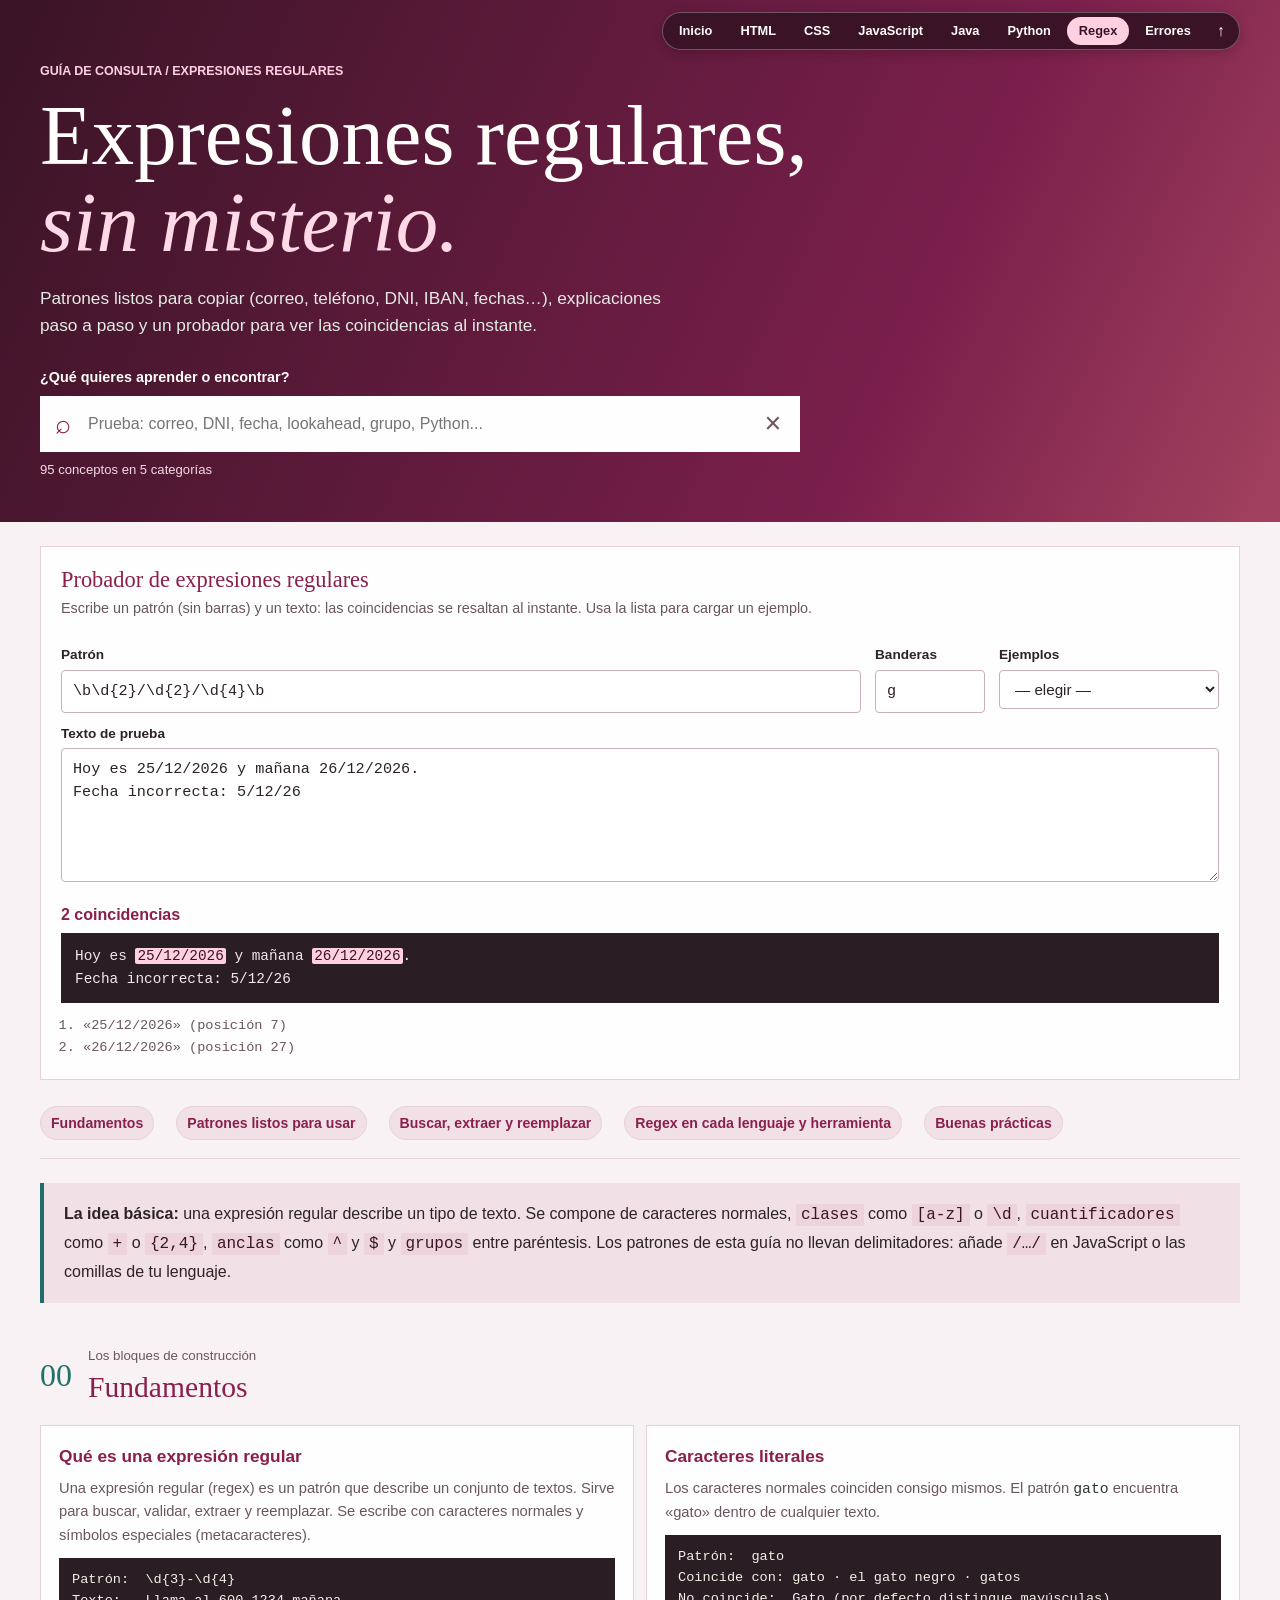
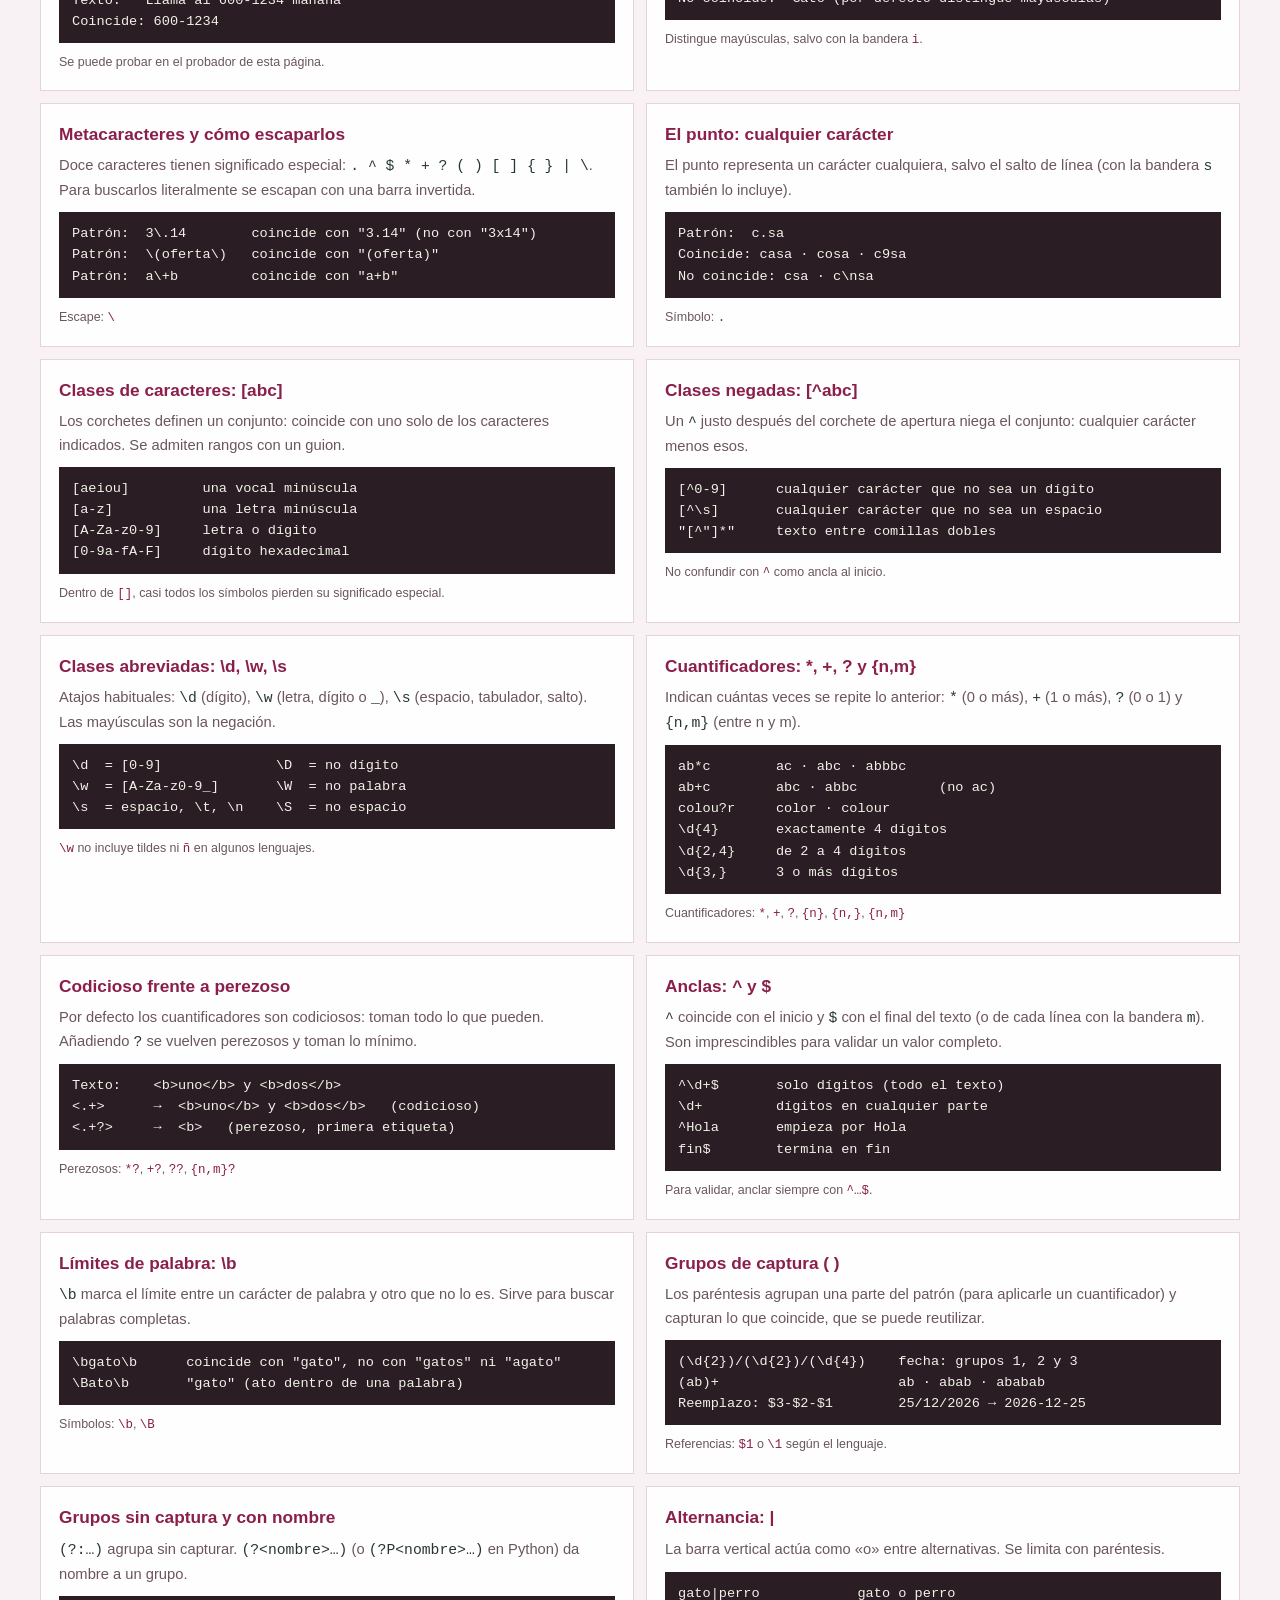
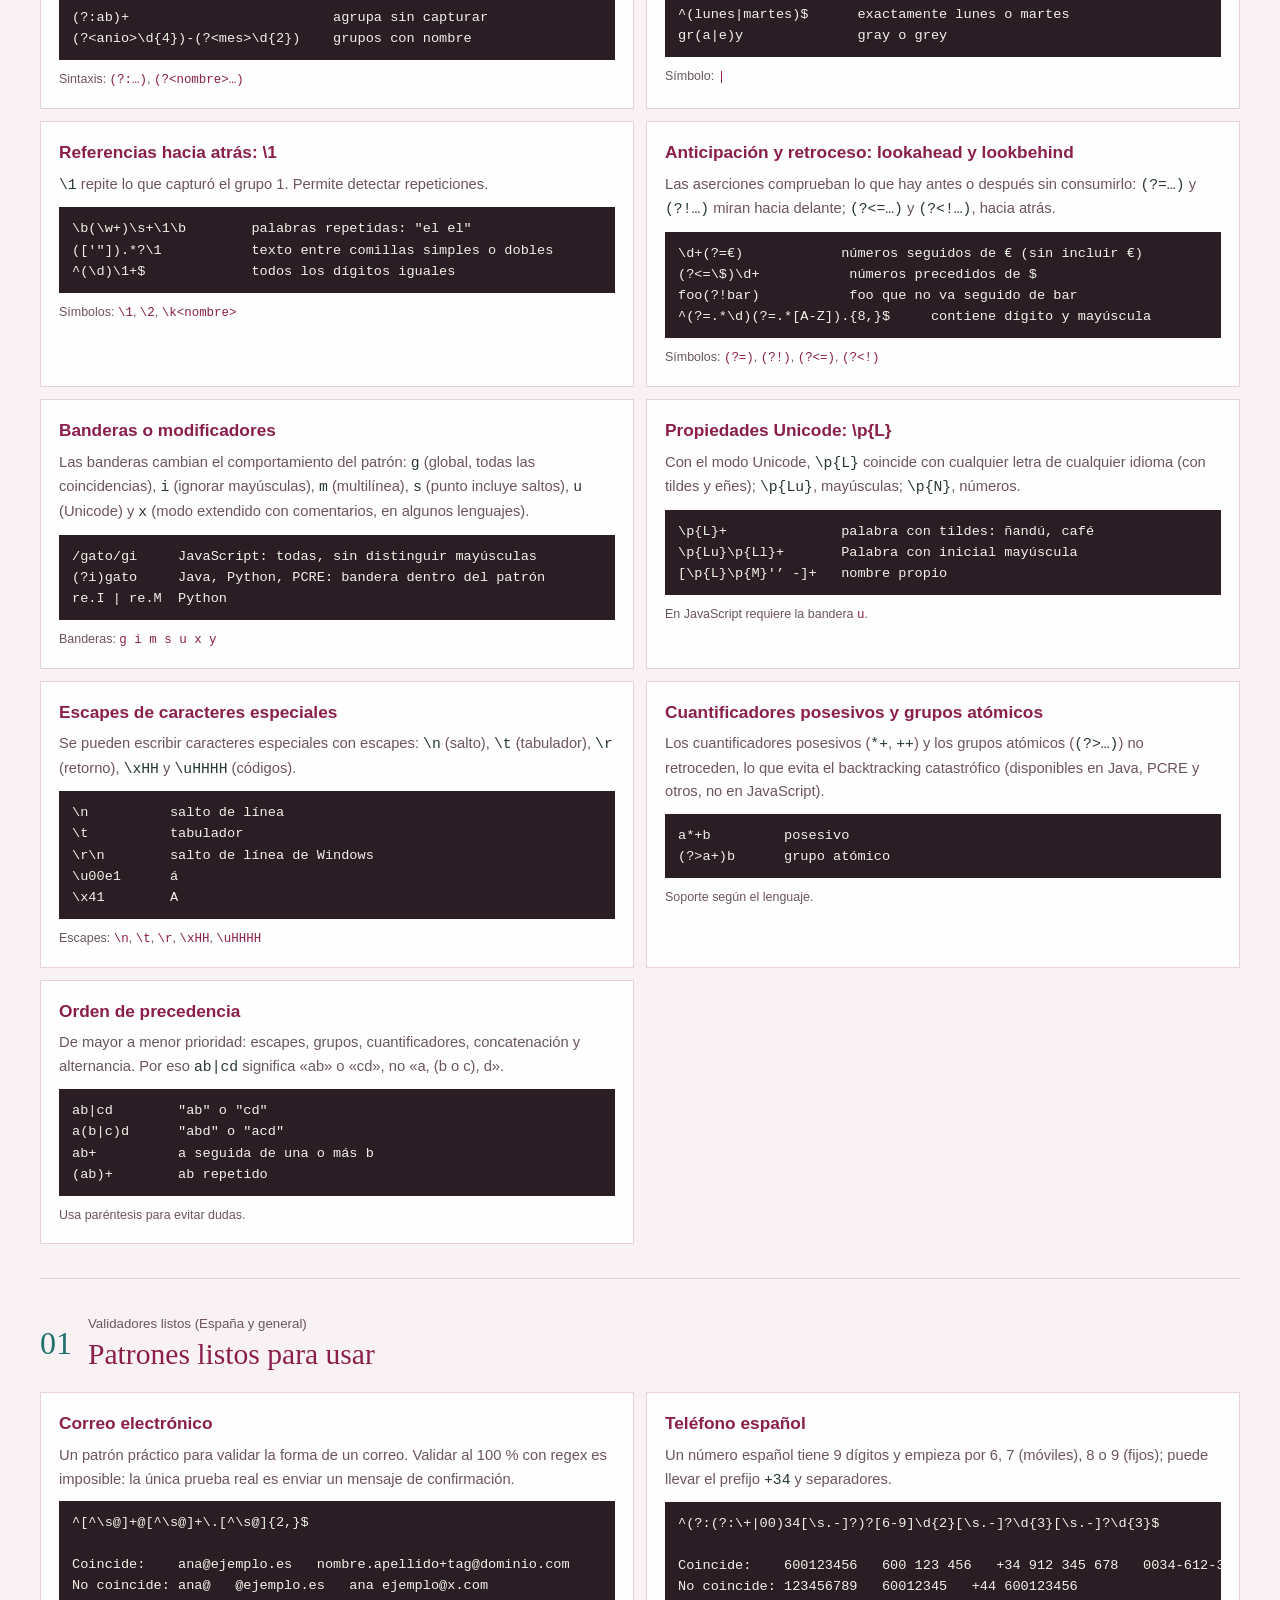
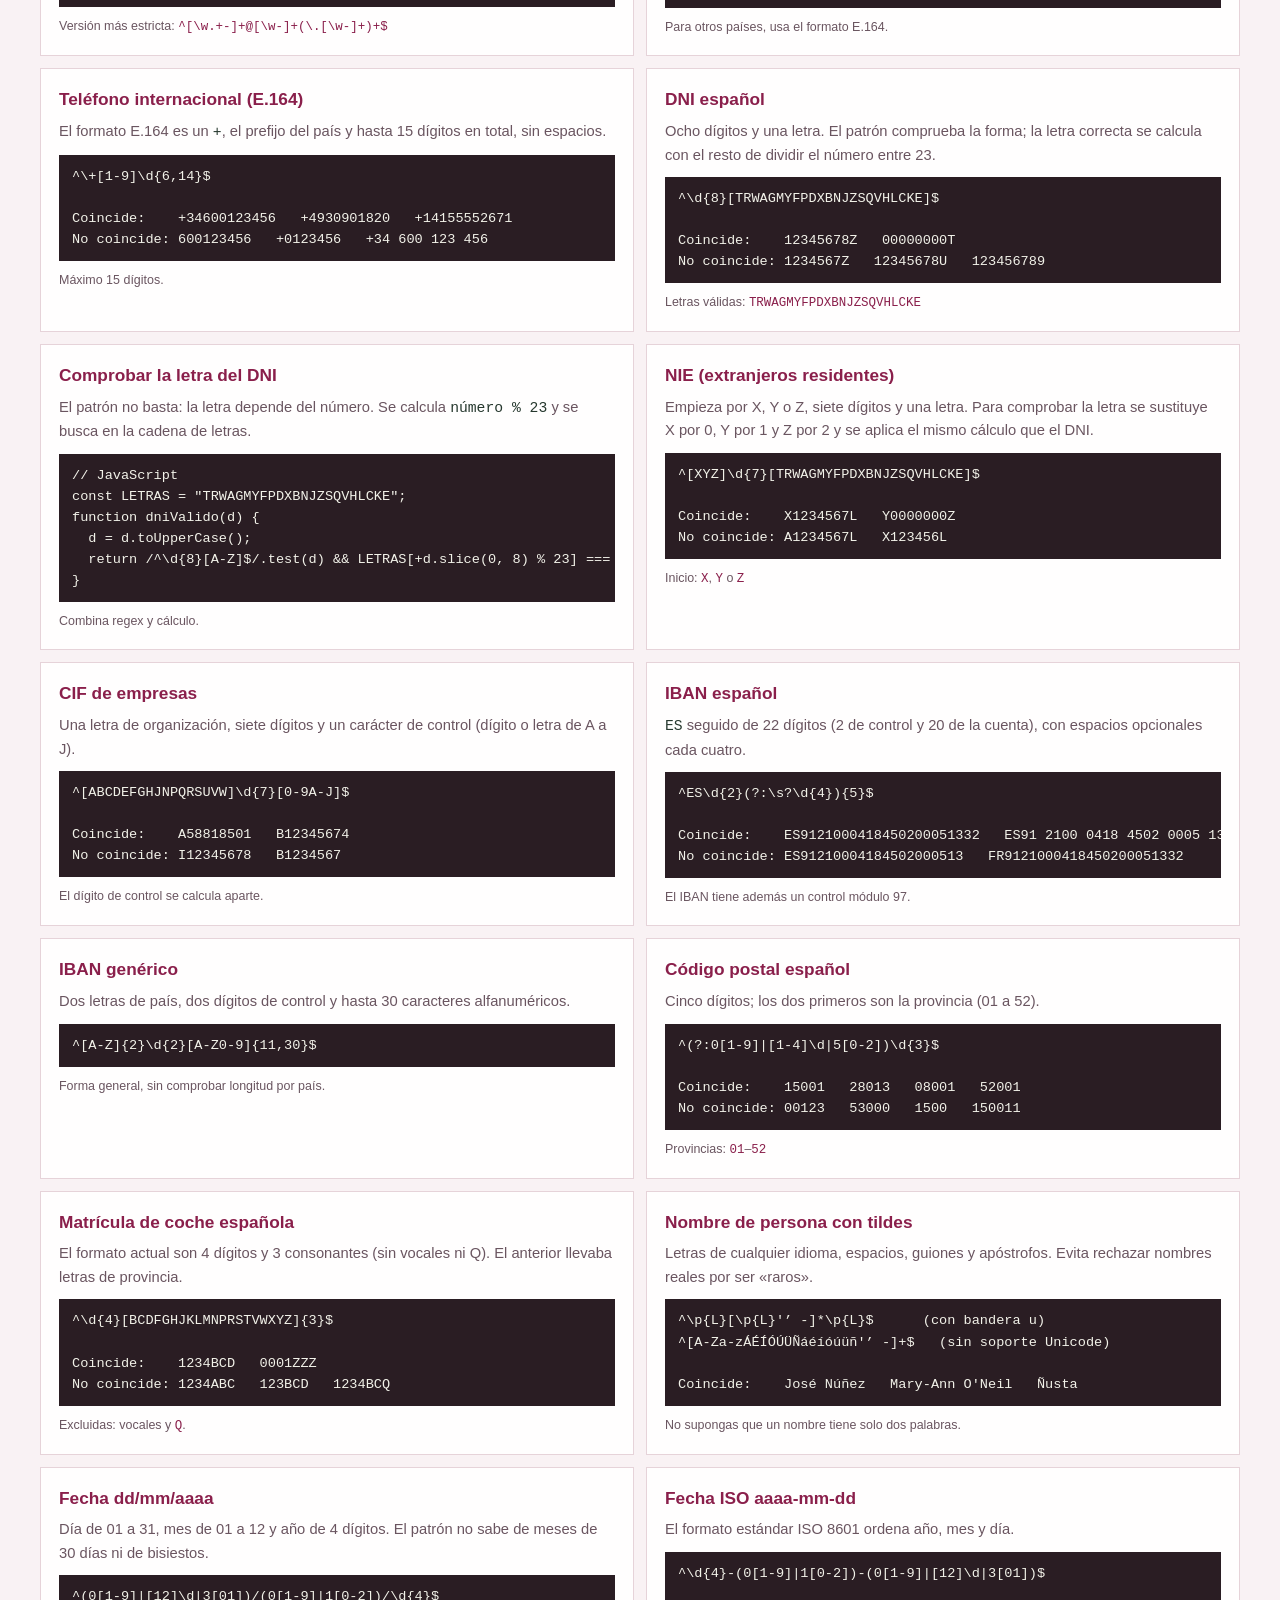
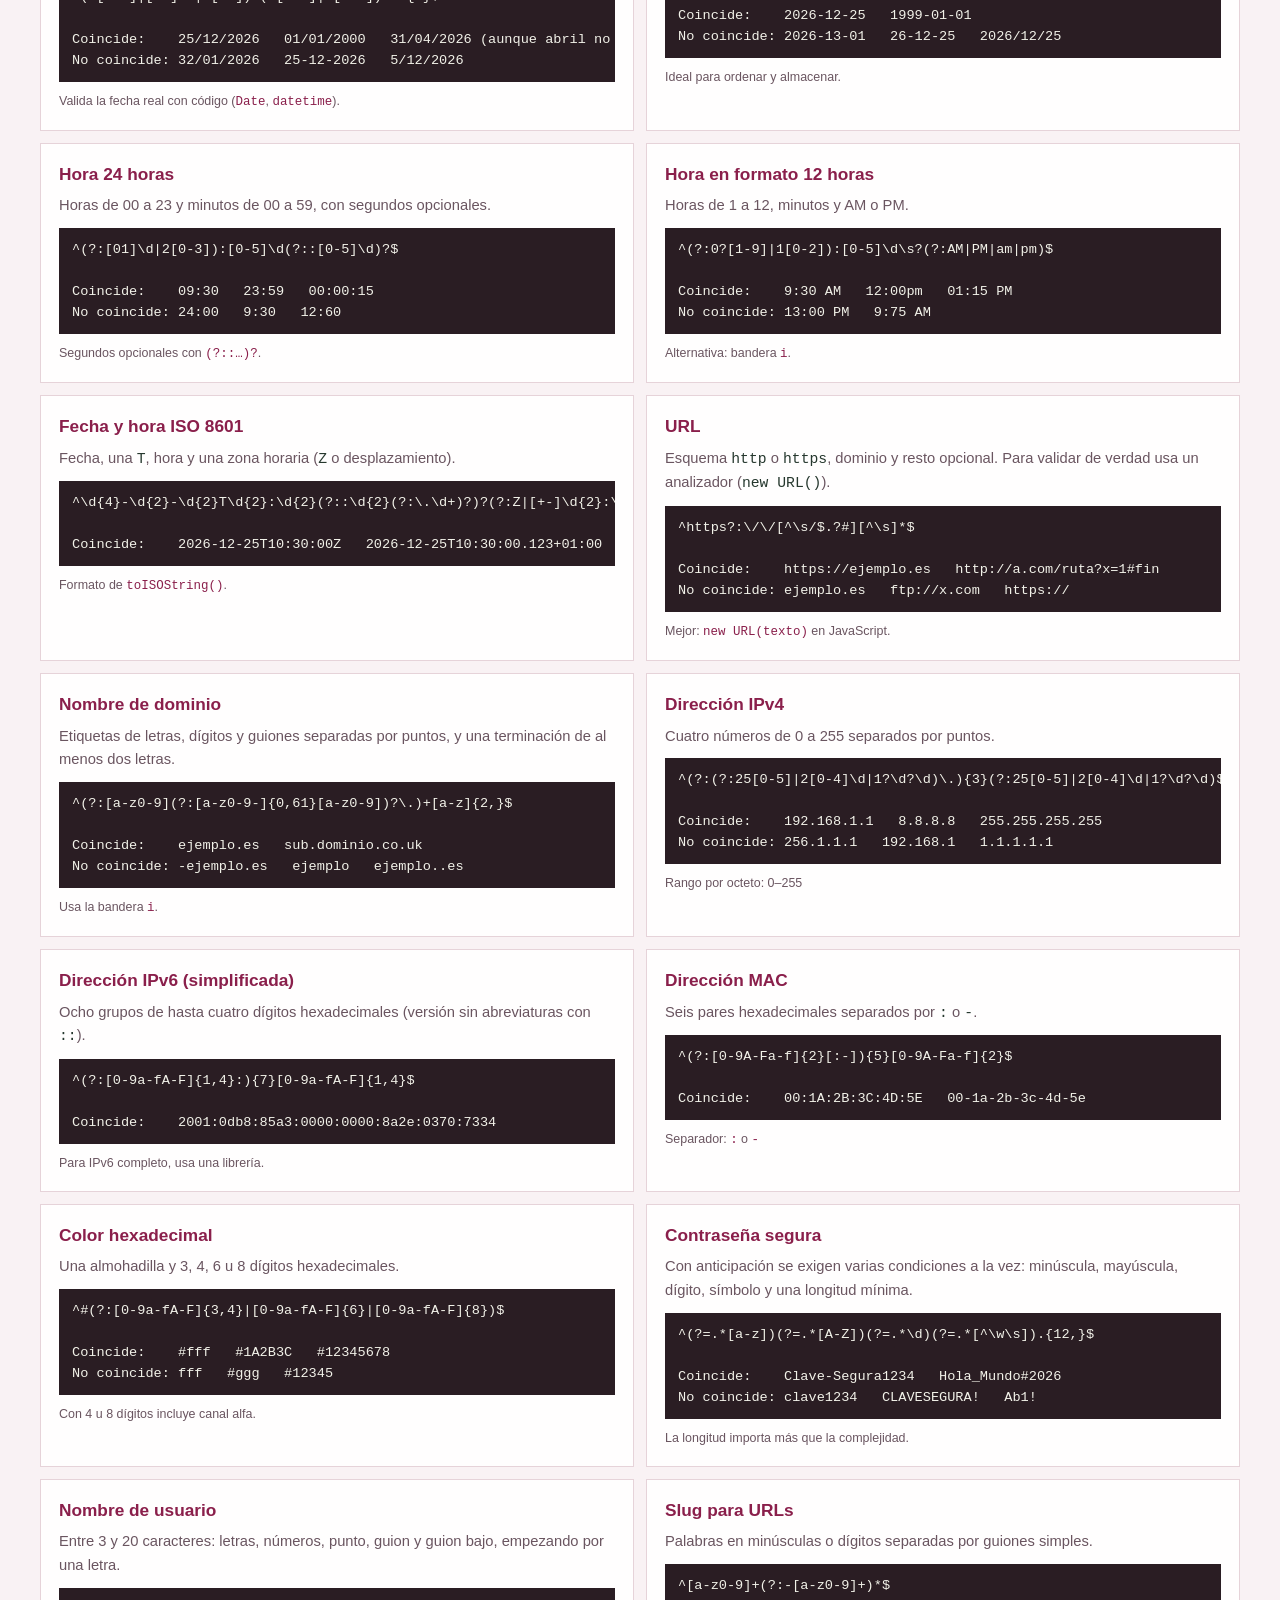
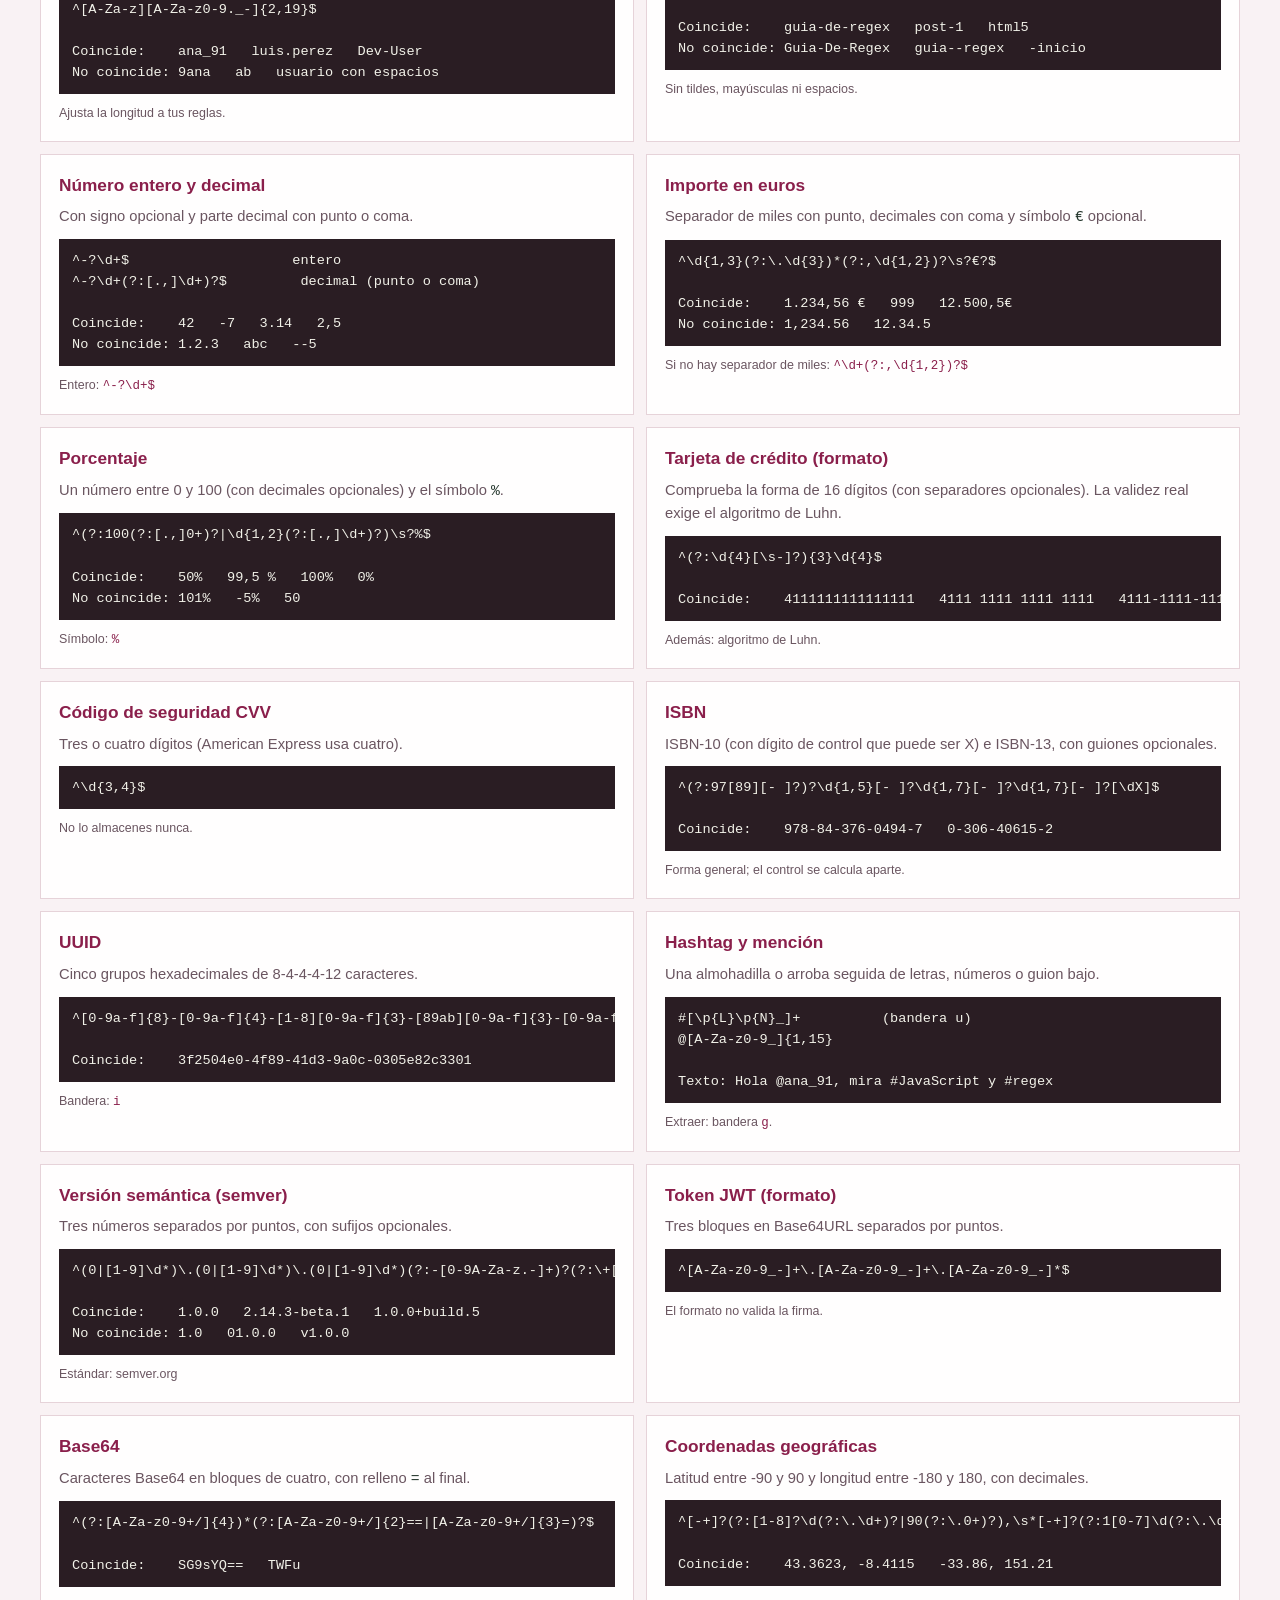
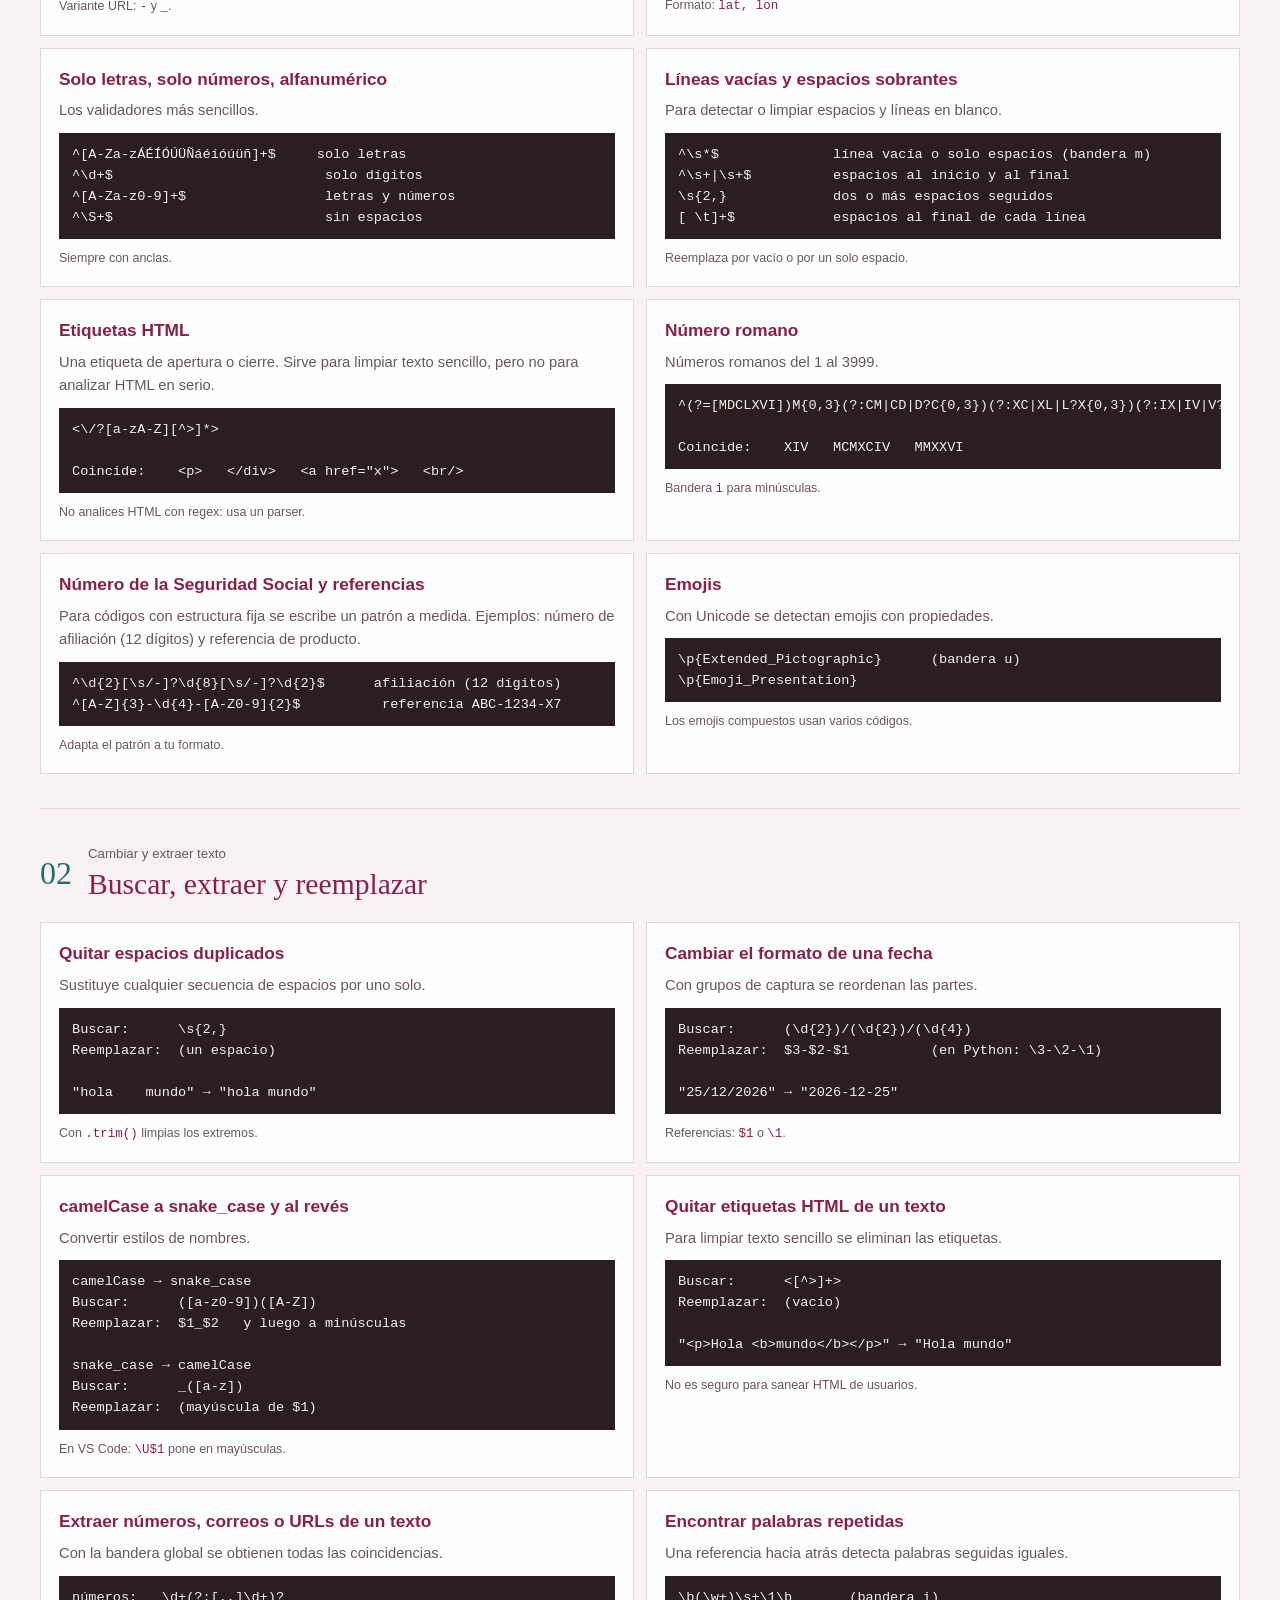
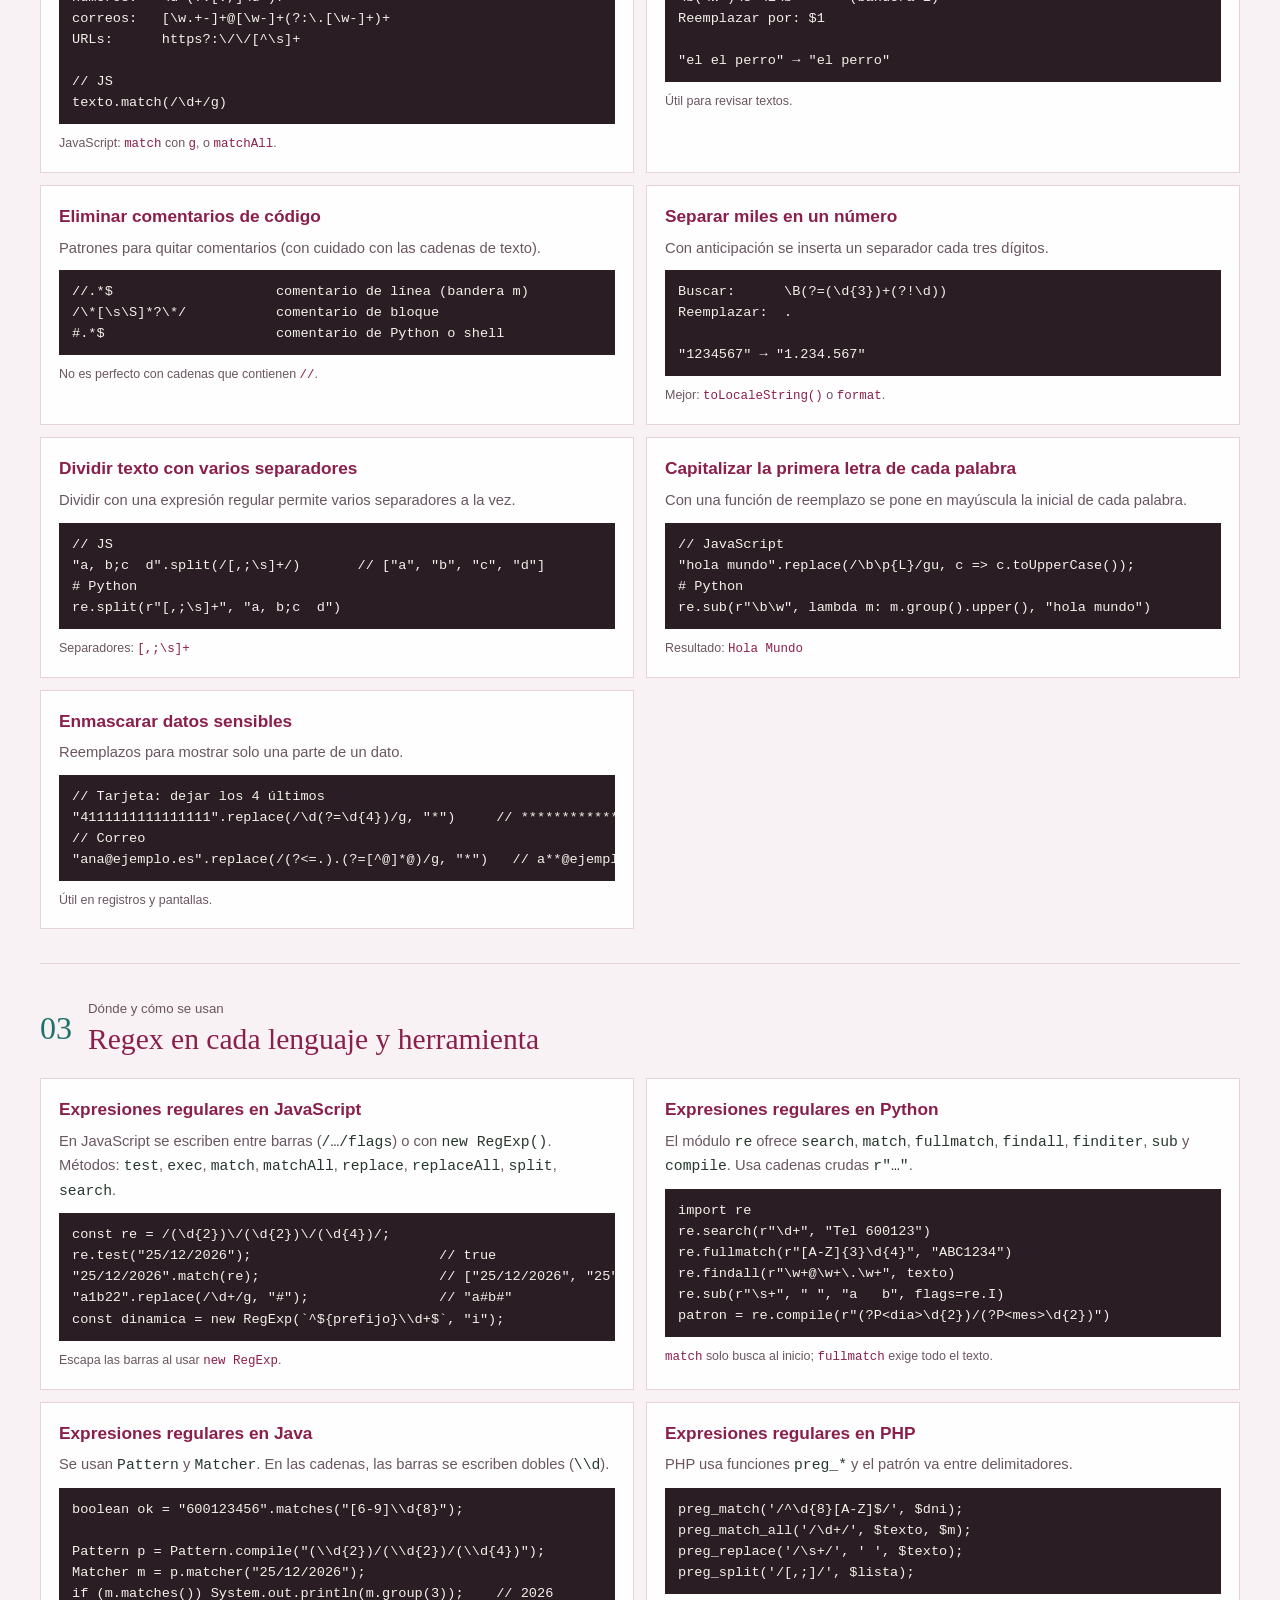
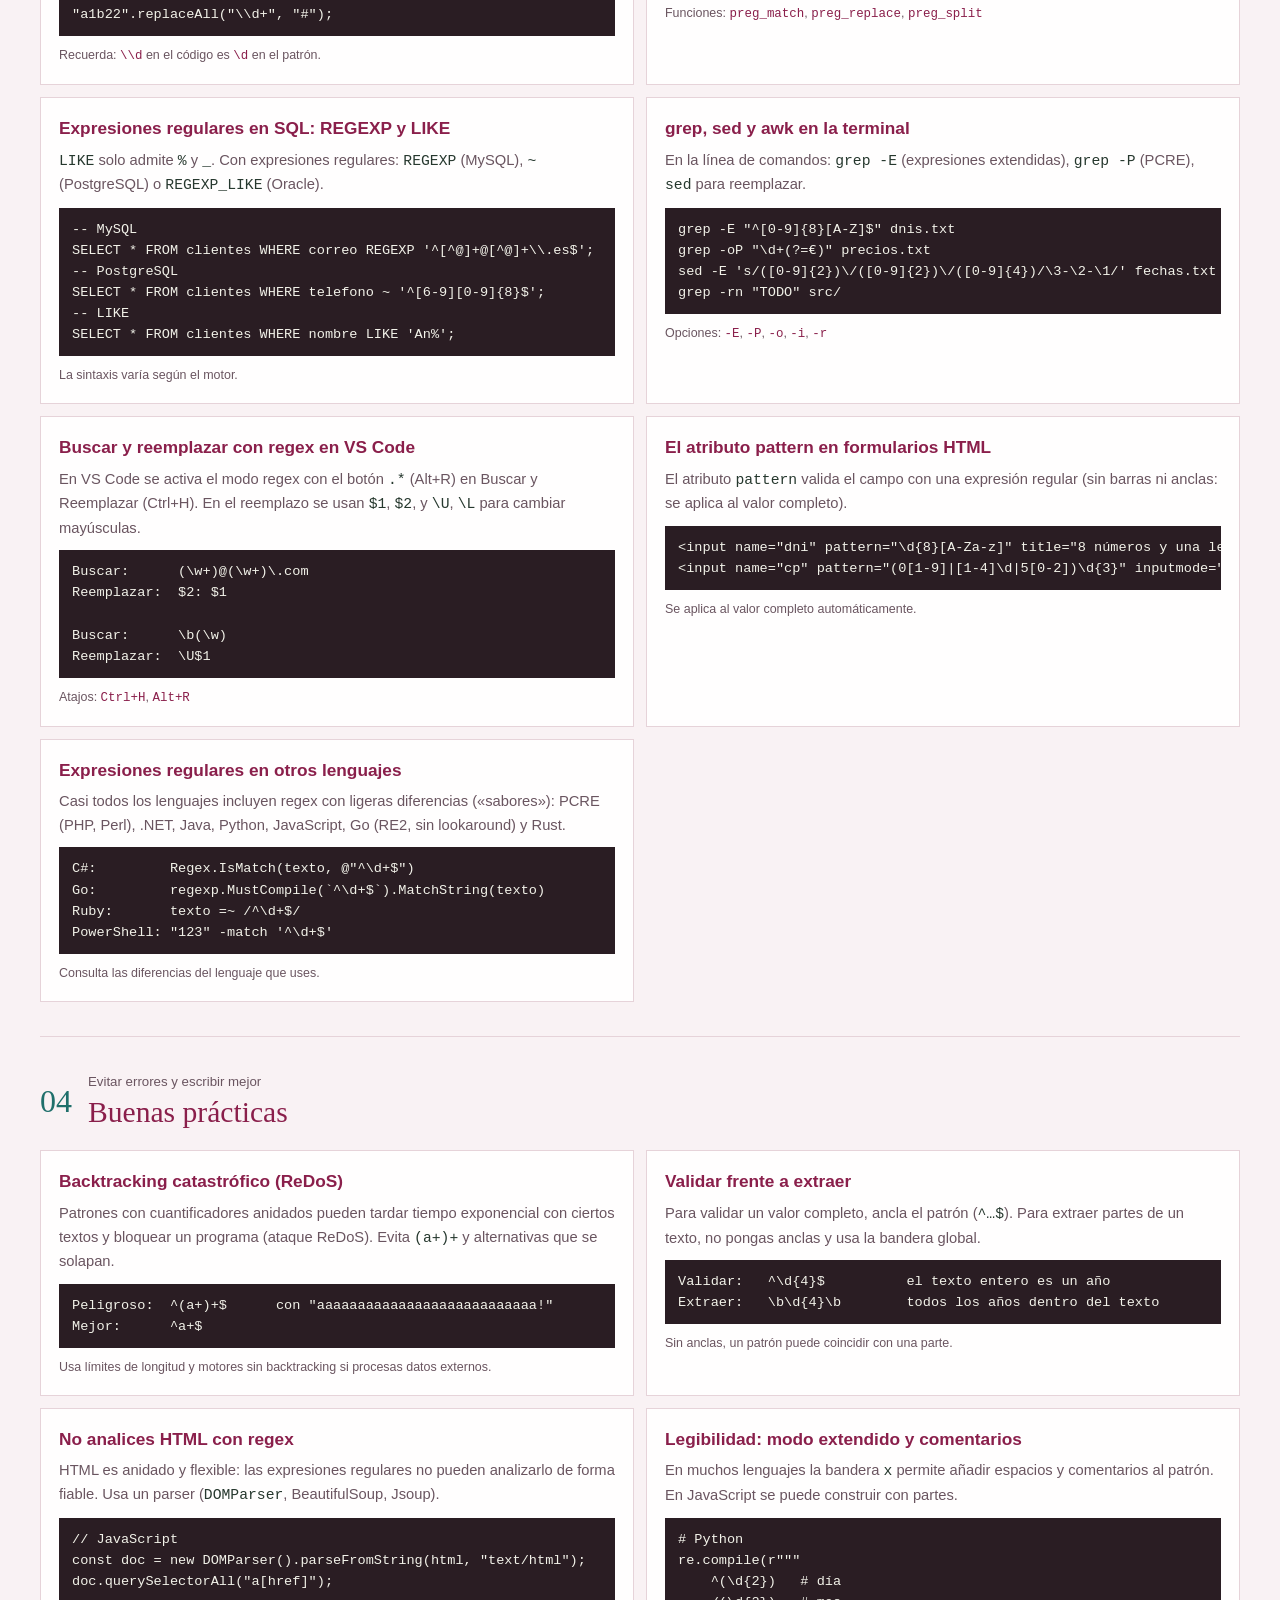
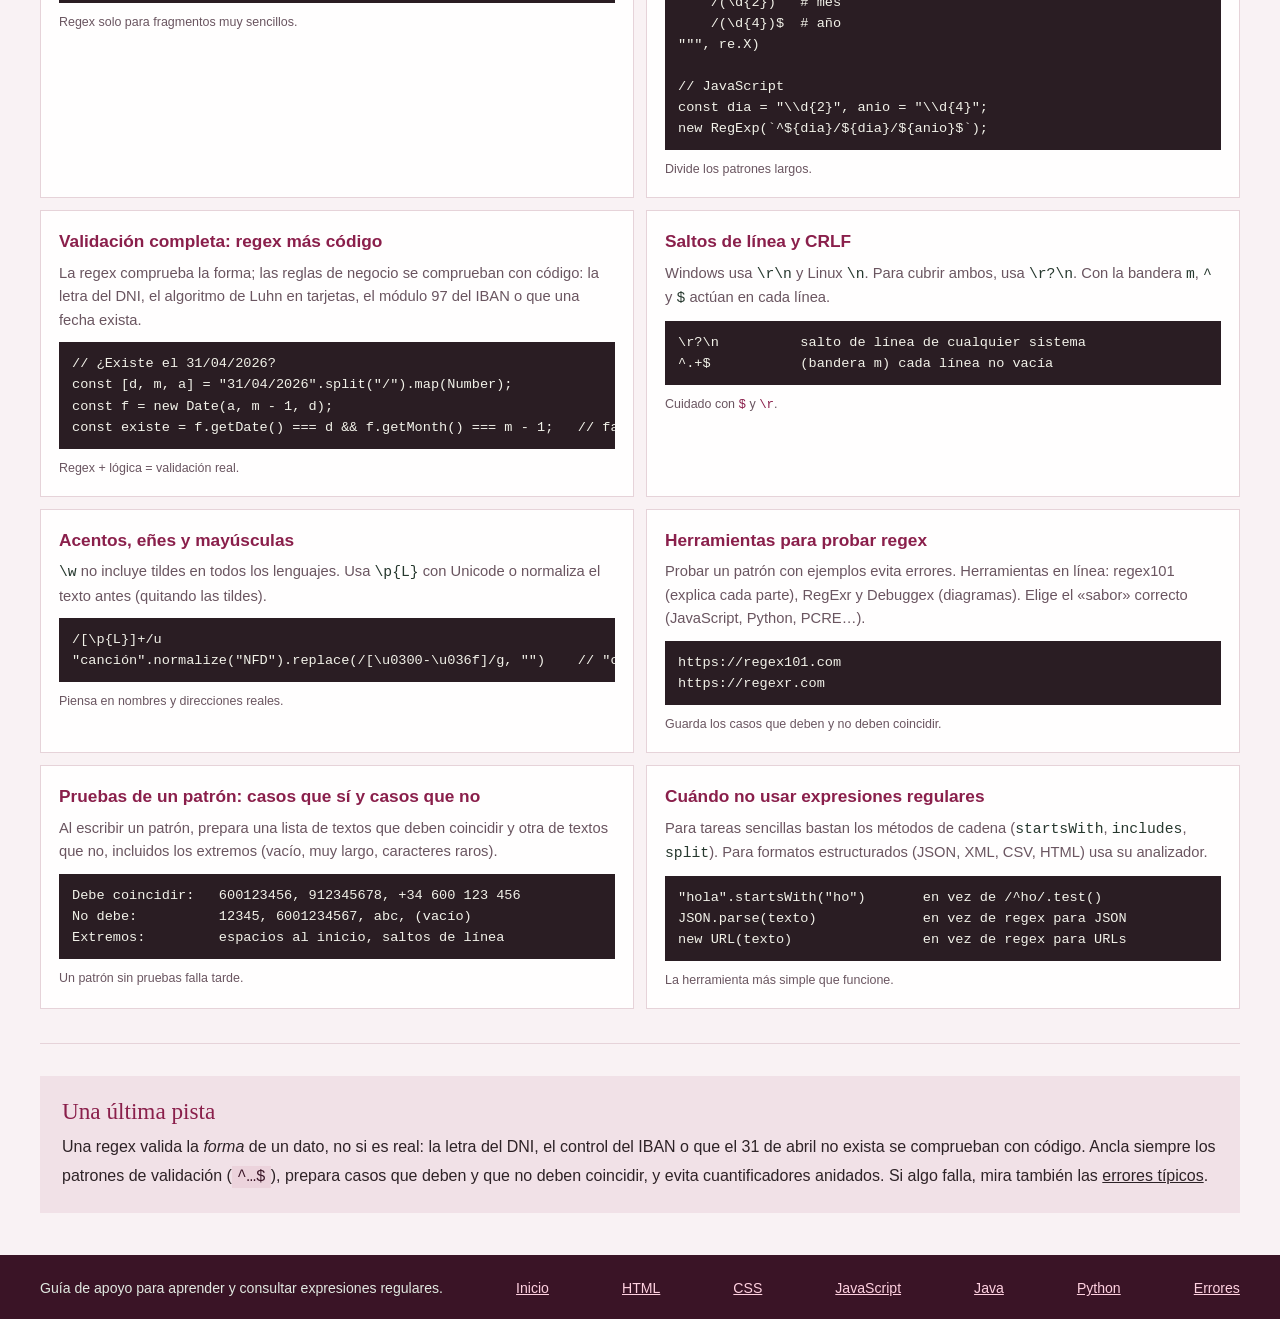
<file: regex.html>
<!DOCTYPE html>
<html lang="es">

<!--
Guía fácil de expresiones regulares
Guía de expresiones regulares: fundamentos, patrones listos (correo, teléfono, DNI, NIE, IBAN, fechas), reemplazos, uso en cada lenguaje y buenas prácticas, con probador interactivo.
Autor: apesfer
-->

<head>
	<meta charset="UTF-8">
	<meta name="viewport" content="width=device-width, initial-scale=1.0">
	<meta name="description" content="Guía de expresiones regulares: fundamentos, patrones listos (correo, teléfono, DNI, NIE, IBAN, fechas), reemplazos, uso en cada lenguaje y buenas prácticas, con probador interactivo.">
	<title>Guía fácil de expresiones regulares</title>
	<link rel="stylesheet" href="src/css.css">
	<link rel="stylesheet" href="src/regex.css">
	<link rel="stylesheet" href="src/comun.css">
</head>

<body id="inicio" class="guia-css guia-regex">
	<header class="guia-portada">
		<nav class="mini-nav-guias" aria-label="Cambiar entre guías">
			<a href="index.html">Inicio</a>
			<a href="html.html">HTML</a>
			<a href="css.html">CSS</a>
			<a href="js.html">JavaScript</a>
			<a href="java.html">Java</a>
			<a href="python.html">Python</a>
			<a href="regex.html" aria-current="page">Regex</a>
			<a href="errores.html">Errores</a>
			<a class="subir-inicio" href="#inicio" aria-label="Volver al principio" title="Volver al principio">↑</a>
		</nav>
		<p class="guia-etiqueta">Guía de consulta / Expresiones regulares</p>
		<h1>Expresiones regulares, <em>sin misterio.</em></h1>
		<p class="guia-bajada">Patrones listos para copiar (correo, teléfono, DNI, IBAN, fechas…), explicaciones paso a paso y un probador para ver las coincidencias al instante.</p>
		<form class="buscador-css" role="search" onsubmit="return false">
			<label for="buscar">¿Qué quieres aprender o encontrar?</label>
			<div class="campo-busqueda">
				<span aria-hidden="true">⌕</span>
				<input id="buscar" type="search" placeholder="Prueba: correo, DNI, fecha, lookahead, grupo, Python..." autocomplete="off">
				<button id="limpiar" type="button" aria-label="Limpiar búsqueda" title="Limpiar búsqueda">×</button>
			</div>
			<p id="resultado-regex" aria-live="polite">Cargando conceptos...</p>
		</form>
	</header>

	<main class="guia-contenido">
		<section class="probador" aria-labelledby="probador-titulo">
			<h2 id="probador-titulo">Probador de expresiones regulares</h2>
			<p class="probador-ayuda">Escribe un patrón (sin barras) y un texto: las coincidencias se resaltan al instante. Usa la lista para cargar un ejemplo.</p>
			<div class="probador-fila">
				<div class="grande">
					<label for="rx-patron">Patrón</label>
					<input id="rx-patron" type="text" spellcheck="false" autocomplete="off" autocapitalize="none" value="\b\d{2}/\d{2}/\d{4}\b">
				</div>
				<div class="pequeno">
					<label for="rx-flags">Banderas</label>
					<input id="rx-flags" type="text" spellcheck="false" autocomplete="off" maxlength="8" value="g">
				</div>
				<div class="medio">
					<label for="rx-ejemplo">Ejemplos</label>
					<select id="rx-ejemplo"></select>
				</div>
			</div>
			<label for="rx-texto">Texto de prueba</label>
			<textarea id="rx-texto" rows="5" spellcheck="false">Hoy es 25/12/2026 y mañana 26/12/2026.
Fecha incorrecta: 5/12/26</textarea>
			<p id="rx-estado" role="status"></p>
			<pre id="rx-salida" class="probador-salida" aria-label="Texto con las coincidencias resaltadas"></pre>
			<ol id="rx-grupos" class="probador-grupos" aria-label="Detalle de las coincidencias"></ol>
		</section>

		<nav class="atajos-css" aria-label="Categorías">
			<a href="#basico">Fundamentos</a>
			<a href="#patrones">Patrones listos para usar</a>
			<a href="#reemplazos">Buscar, extraer y reemplazar</a>
			<a href="#lenguajes">Regex en cada lenguaje y herramienta</a>
			<a href="#consejos">Buenas prácticas</a>
		</nav>

		<aside class="nota-css"><strong>La idea básica:</strong> una expresión regular describe un tipo de texto. Se compone de caracteres normales, <code>clases</code> como <code>[a-z]</code> o <code>\d</code>, <code>cuantificadores</code> como <code>+</code> o <code>{2,4}</code>, <code>anclas</code> como <code>^</code> y <code>$</code> y <code>grupos</code> entre paréntesis. Los patrones de esta guía no llevan delimitadores: añade <code>/…/</code> en JavaScript o las comillas de tu lenguaje.</aside>

		<section class="categoria-css" id="basico" data-categoria>
			<div class="cabecera-categoria"><span>00</span>
				<div>
					<p>Los bloques de construcción</p>
					<h2>Fundamentos</h2>
				</div>
			</div>
			<div class="rejilla-conceptos">
				<article class="concepto-css" id="que-es-una-expresion-regular" data-palabras="regex expresión regular patrón buscar texto coincidencia introducción qué es regexp">
					<h3>Qué es una expresión regular</h3>
					<p>Una expresión regular (regex) es un patrón que describe un conjunto de textos. Sirve para
					buscar, validar, extraer y reemplazar. Se escribe con caracteres normales y símbolos
					especiales (metacaracteres).</p>
					<pre><code>Patrón:  \d{3}-\d{4}
Texto:   Llama al 600-1234 mañana
Coincide: 600-1234</code></pre>
					<p class="propiedad">Se puede probar en el probador de esta página.</p>
				</article>
				<article class="concepto-css" id="caracteres-literales" data-palabras="literal carácter exacto texto buscar palabra coincide letras">
					<h3>Caracteres literales</h3>
					<p>Los caracteres normales coinciden consigo mismos. El patrón <code>gato</code> encuentra
					«gato» dentro de cualquier texto.</p>
					<pre><code>Patrón:  gato
Coincide con: gato · el gato negro · gatos
No coincide:  Gato (por defecto distingue mayúsculas)</code></pre>
					<p class="propiedad">Distingue mayúsculas, salvo con la bandera <code>i</code>.</p>
				</article>
				<article class="concepto-css" id="metacaracteres-y-como-escaparlos" data-palabras="metacaracteres escape barra invertida \ . * + ? ^ $ ( ) [ ] { } | caracteres especiales">
					<h3>Metacaracteres y cómo escaparlos</h3>
					<p>Doce caracteres tienen significado especial: <code>. ^ $ * + ? ( ) [ ] { } | \</code>. Para
					buscarlos literalmente se escapan con una barra invertida.</p>
					<pre><code>Patrón:  3\.14        coincide con "3.14" (no con "3x14")
Patrón:  \(oferta\)   coincide con "(oferta)"
Patrón:  a\+b         coincide con "a+b"</code></pre>
					<p class="propiedad">Escape: <code>\</code></p>
				</article>
				<article class="concepto-css" id="el-punto-cualquier-caracter" data-palabras="punto . cualquier carácter comodín salto línea dotall s">
					<h3>El punto: cualquier carácter</h3>
					<p>El punto representa un carácter cualquiera, salvo el salto de línea (con la bandera
					<code>s</code> también lo incluye).</p>
					<pre><code>Patrón:  c.sa
Coincide: casa · cosa · c9sa
No coincide: csa · c\nsa</code></pre>
					<p class="propiedad">Símbolo: <code>.</code></p>
				</article>
				<article class="concepto-css" id="clases-de-caracteres-abc" data-palabras="clase caracteres corchetes [] conjunto opciones rango [a-z] [0-9]">
					<h3>Clases de caracteres: [abc]</h3>
					<p>Los corchetes definen un conjunto: coincide con uno solo de los caracteres indicados. Se
					admiten rangos con un guion.</p>
					<pre><code>[aeiou]         una vocal minúscula
[a-z]           una letra minúscula
[A-Za-z0-9]     letra o dígito
[0-9a-fA-F]     dígito hexadecimal</code></pre>
					<p class="propiedad">Dentro de <code>[]</code>, casi todos los símbolos pierden su significado especial.</p>
				</article>
				<article class="concepto-css" id="clases-negadas-abc" data-palabras="negar clase [^ ] excluir caracteres cualquiera menos negación">
					<h3>Clases negadas: [^abc]</h3>
					<p>Un <code>^</code> justo después del corchete de apertura niega el conjunto: cualquier
					carácter menos esos.</p>
					<pre><code>[^0-9]      cualquier carácter que no sea un dígito
[^\s]       cualquier carácter que no sea un espacio
"[^"]*"     texto entre comillas dobles</code></pre>
					<p class="propiedad">No confundir con <code>^</code> como ancla al inicio.</p>
				</article>
				<article class="concepto-css" id="clases-abreviadas-d-w-s" data-palabras="\d \w \s \D \W \S dígito palabra espacio abreviadas clases predefinidas">
					<h3>Clases abreviadas: \d, \w, \s</h3>
					<p>Atajos habituales: <code>\d</code> (dígito), <code>\w</code> (letra, dígito o
					<code>_</code>), <code>\s</code> (espacio, tabulador, salto). Las mayúsculas son la
					negación.</p>
					<pre><code>\d  = [0-9]              \D  = no dígito
\w  = [A-Za-z0-9_]       \W  = no palabra
\s  = espacio, \t, \n    \S  = no espacio</code></pre>
					<p class="propiedad"><code>\w</code> no incluye tildes ni <code>ñ</code> en algunos lenguajes.</p>
				</article>
				<article class="concepto-css" id="cuantificadores-y-n-m" data-palabras="cuantificadores * + ? {n} {n,m} repeticiones veces opcional uno o más">
					<h3>Cuantificadores: *, +, ? y {n,m}</h3>
					<p>Indican cuántas veces se repite lo anterior: <code>*</code> (0 o más), <code>+</code> (1 o
					más), <code>?</code> (0 o 1) y <code>{n,m}</code> (entre n y m).</p>
					<pre><code>ab*c        ac · abc · abbbc
ab+c        abc · abbc          (no ac)
colou?r     color · colour
\d{4}       exactamente 4 dígitos
\d{2,4}     de 2 a 4 dígitos
\d{3,}      3 o más dígitos</code></pre>
					<p class="propiedad">Cuantificadores: <code>*</code>, <code>+</code>, <code>?</code>, <code>{n}</code>, <code>{n,}</code>, <code>{n,m}</code></p>
				</article>
				<article class="concepto-css" id="codicioso-frente-a-perezoso" data-palabras="greedy lazy codicioso perezoso *? +? ?? mínimo máximo coincidencia más corta">
					<h3>Codicioso frente a perezoso</h3>
					<p>Por defecto los cuantificadores son codiciosos: toman todo lo que pueden. Añadiendo
					<code>?</code> se vuelven perezosos y toman lo mínimo.</p>
					<pre><code>Texto:    &lt;b&gt;uno&lt;/b&gt; y &lt;b&gt;dos&lt;/b&gt;
&lt;.+&gt;      →  &lt;b&gt;uno&lt;/b&gt; y &lt;b&gt;dos&lt;/b&gt;   (codicioso)
&lt;.+?&gt;     →  &lt;b&gt;   (perezoso, primera etiqueta)</code></pre>
					<p class="propiedad">Perezosos: <code>*?</code>, <code>+?</code>, <code>??</code>, <code>{n,m}?</code></p>
				</article>
				<article class="concepto-css" id="anclas-y" data-palabras="ancla ^ $ inicio fin línea cadena validar completo \A \z multilínea m">
					<h3>Anclas: ^ y $</h3>
					<p><code>^</code> coincide con el inicio y <code>$</code> con el final del texto (o de cada
					línea con la bandera <code>m</code>). Son imprescindibles para validar un valor completo.</p>
					<pre><code>^\d+$       solo dígitos (todo el texto)
\d+         dígitos en cualquier parte
^Hola       empieza por Hola
fin$        termina en fin</code></pre>
					<p class="propiedad">Para validar, anclar siempre con <code>^…$</code>.</p>
				</article>
				<article class="concepto-css" id="limites-de-palabra-b" data-palabras="\b \B límite palabra word boundary palabra completa buscar entera">
					<h3>Límites de palabra: \b</h3>
					<p><code>\b</code> marca el límite entre un carácter de palabra y otro que no lo es. Sirve para
					buscar palabras completas.</p>
					<pre><code>\bgato\b      coincide con "gato", no con "gatos" ni "agato"
\Bato\b       "gato" (ato dentro de una palabra)</code></pre>
					<p class="propiedad">Símbolos: <code>\b</code>, <code>\B</code></p>
				</article>
				<article class="concepto-css" id="grupos-de-captura" data-palabras="grupo captura paréntesis () agrupar extraer parte $1 \1 coincidencia">
					<h3>Grupos de captura ( )</h3>
					<p>Los paréntesis agrupan una parte del patrón (para aplicarle un cuantificador) y capturan lo
					que coincide, que se puede reutilizar.</p>
					<pre><code>(\d{2})/(\d{2})/(\d{4})    fecha: grupos 1, 2 y 3
(ab)+                      ab · abab · ababab
Reemplazo: $3-$2-$1        25/12/2026 → 2026-12-25</code></pre>
					<p class="propiedad">Referencias: <code>$1</code> o <code>\1</code> según el lenguaje.</p>
				</article>
				<article class="concepto-css" id="grupos-sin-captura-y-con-nombre" data-palabras="(?: ) (?&lt;nombre&gt;) grupo no captura nombrado named group (?P&lt;n&gt;) agrupar sin guardar">
					<h3>Grupos sin captura y con nombre</h3>
					<p><code>(?:…)</code> agrupa sin capturar. <code>(?&lt;nombre&gt;…)</code> (o
					<code>(?P&lt;nombre&gt;…)</code> en Python) da nombre a un grupo.</p>
					<pre><code>(?:ab)+                         agrupa sin capturar
(?&lt;anio&gt;\d{4})-(?&lt;mes&gt;\d{2})    grupos con nombre</code></pre>
					<p class="propiedad">Sintaxis: <code>(?:…)</code>, <code>(?&lt;nombre&gt;…)</code></p>
				</article>
				<article class="concepto-css" id="alternancia" data-palabras="alternancia | o opciones varias palabras alternativas or">
					<h3>Alternancia: |</h3>
					<p>La barra vertical actúa como «o» entre alternativas. Se limita con paréntesis.</p>
					<pre><code>gato|perro            gato o perro
^(lunes|martes)$      exactamente lunes o martes
gr(a|e)y              gray o grey</code></pre>
					<p class="propiedad">Símbolo: <code>|</code></p>
				</article>
				<article class="concepto-css" id="referencias-hacia-atras-1" data-palabras="backreference \1 \k&lt;nombre&gt; repetido palabras duplicadas mismo texto referencia atrás">
					<h3>Referencias hacia atrás: \1</h3>
					<p><code>\1</code> repite lo que capturó el grupo 1. Permite detectar repeticiones.</p>
					<pre><code>\b(\w+)\s+\1\b        palabras repetidas: "el el"
(['"]).*?\1           texto entre comillas simples o dobles
^(\d)\1+$             todos los dígitos iguales</code></pre>
					<p class="propiedad">Símbolos: <code>\1</code>, <code>\2</code>, <code>\k&lt;nombre&gt;</code></p>
				</article>
				<article class="concepto-css" id="anticipacion-y-retroceso-lookahead-y-lookbehind" data-palabras="lookahead lookbehind (?= (?! (?&lt;= (?&lt;! aserción anticipación retroceso positiva negativa">
					<h3>Anticipación y retroceso: lookahead y lookbehind</h3>
					<p>Las aserciones comprueban lo que hay antes o después sin consumirlo: <code>(?=…)</code> y
					<code>(?!…)</code> miran hacia delante; <code>(?&lt;=…)</code> y <code>(?&lt;!…)</code>,
					hacia atrás.</p>
					<pre><code>\d+(?=€)            números seguidos de € (sin incluir €)
(?&lt;=\$)\d+           números precedidos de $
foo(?!bar)           foo que no va seguido de bar
^(?=.*\d)(?=.*[A-Z]).{8,}$     contiene dígito y mayúscula</code></pre>
					<p class="propiedad">Símbolos: <code>(?=)</code>, <code>(?!)</code>, <code>(?&lt;=)</code>, <code>(?&lt;!)</code></p>
				</article>
				<article class="concepto-css" id="banderas-o-modificadores" data-palabras="banderas flags g i m s u x modificadores global insensible multilínea unicode">
					<h3>Banderas o modificadores</h3>
					<p>Las banderas cambian el comportamiento del patrón: <code>g</code> (global, todas las
					coincidencias), <code>i</code> (ignorar mayúsculas), <code>m</code> (multilínea),
					<code>s</code> (punto incluye saltos), <code>u</code> (Unicode) y <code>x</code> (modo
					extendido con comentarios, en algunos lenguajes).</p>
					<pre><code>/gato/gi     JavaScript: todas, sin distinguir mayúsculas
(?i)gato     Java, Python, PCRE: bandera dentro del patrón
re.I | re.M  Python</code></pre>
					<p class="propiedad">Banderas: <code>g i m s u x y</code></p>
				</article>
				<article class="concepto-css" id="propiedades-unicode-p-l" data-palabras="\p{L} unicode letras acentos ñ propiedades \p{Lu} \p{N} emoji idioma">
					<h3>Propiedades Unicode: \p{L}</h3>
					<p>Con el modo Unicode, <code>\p{L}</code> coincide con cualquier letra de cualquier idioma
					(con tildes y eñes); <code>\p{Lu}</code>, mayúsculas; <code>\p{N}</code>, números.</p>
					<pre><code>\p{L}+              palabra con tildes: ñandú, café
\p{Lu}\p{Ll}+       Palabra con inicial mayúscula
[\p{L}\p{M}'’ -]+   nombre propio</code></pre>
					<p class="propiedad">En JavaScript requiere la bandera <code>u</code>.</p>
				</article>
				<article class="concepto-css" id="escapes-de-caracteres-especiales" data-palabras="\n \t \r \x \u escapes caracteres control salto línea tabulador unicode hexadecimal">
					<h3>Escapes de caracteres especiales</h3>
					<p>Se pueden escribir caracteres especiales con escapes: <code>\n</code> (salto),
					<code>\t</code> (tabulador), <code>\r</code> (retorno), <code>\xHH</code> y
					<code>\uHHHH</code> (códigos).</p>
					<pre><code>\n          salto de línea
\t          tabulador
\r\n        salto de línea de Windows
\u00e1      á
\x41        A</code></pre>
					<p class="propiedad">Escapes: <code>\n</code>, <code>\t</code>, <code>\r</code>, <code>\xHH</code>, <code>\uHHHH</code></p>
				</article>
				<article class="concepto-css" id="cuantificadores-posesivos-y-grupos-atomicos" data-palabras="posesivo atómico (?&gt; a*+ backtracking rendimiento redos java pcre">
					<h3>Cuantificadores posesivos y grupos atómicos</h3>
					<p>Los cuantificadores posesivos (<code>*+</code>, <code>++</code>) y los grupos atómicos
					(<code>(?&gt;…)</code>) no retroceden, lo que evita el backtracking catastrófico
					(disponibles en Java, PCRE y otros, no en JavaScript).</p>
					<pre><code>a*+b         posesivo
(?&gt;a+)b      grupo atómico</code></pre>
					<p class="propiedad">Soporte según el lenguaje.</p>
				</article>
				<article class="concepto-css" id="orden-de-precedencia" data-palabras="precedencia regex orden operaciones paréntesis alternancia cuantificador ancla">
					<h3>Orden de precedencia</h3>
					<p>De mayor a menor prioridad: escapes, grupos, cuantificadores, concatenación y alternancia.
					Por eso <code>ab|cd</code> significa «ab» o «cd», no «a, (b o c), d».</p>
					<pre><code>ab|cd        "ab" o "cd"
a(b|c)d      "abd" o "acd"
ab+          a seguida de una o más b
(ab)+        ab repetido</code></pre>
					<p class="propiedad">Usa paréntesis para evitar dudas.</p>
				</article>
			</div>
		</section>

		<section class="categoria-css" id="patrones" data-categoria>
			<div class="cabecera-categoria"><span>01</span>
				<div>
					<p>Validadores listos (España y general)</p>
					<h2>Patrones listos para usar</h2>
				</div>
			</div>
			<div class="rejilla-conceptos">
				<article class="concepto-css" id="correo-electronico" data-palabras="email correo electrónico validar regex @ dominio mail">
					<h3>Correo electrónico</h3>
					<p>Un patrón práctico para validar la forma de un correo. Validar al 100 % con regex es
					imposible: la única prueba real es enviar un mensaje de confirmación.</p>
					<pre><code>^[^\s@]+@[^\s@]+\.[^\s@]{2,}$

Coincide:    ana@ejemplo.es   nombre.apellido+tag@dominio.com
No coincide: ana@   @ejemplo.es   ana ejemplo@x.com</code></pre>
					<p class="propiedad">Versión más estricta: <code>^[\w.+-]+@[\w-]+(\.[\w-]+)+$</code></p>
				</article>
				<article class="concepto-css" id="telefono-espanol" data-palabras="teléfono móvil fijo españa 9 dígitos +34 6 7 8 9 validar prefijo">
					<h3>Teléfono español</h3>
					<p>Un número español tiene 9 dígitos y empieza por 6, 7 (móviles), 8 o 9 (fijos); puede llevar
					el prefijo <code>+34</code> y separadores.</p>
					<pre><code>^(?:(?:\+|00)34[\s.-]?)?[6-9]\d{2}[\s.-]?\d{3}[\s.-]?\d{3}$

Coincide:    600123456   600 123 456   +34 912 345 678   0034-612-345-678
No coincide: 123456789   60012345   +44 600123456</code></pre>
					<p class="propiedad">Para otros países, usa el formato E.164.</p>
				</article>
				<article class="concepto-css" id="telefono-internacional-e-164" data-palabras="teléfono internacional e.164 prefijo país + dígitos móvil validar">
					<h3>Teléfono internacional (E.164)</h3>
					<p>El formato E.164 es un <code>+</code>, el prefijo del país y hasta 15 dígitos en total, sin
					espacios.</p>
					<pre><code>^\+[1-9]\d{6,14}$

Coincide:    +34600123456   +4930901820   +14155552671
No coincide: 600123456   +0123456   +34 600 123 456</code></pre>
					<p class="propiedad">Máximo 15 dígitos.</p>
				</article>
				<article class="concepto-css" id="dni-espanol" data-palabras="dni nif españa 8 números letra validar documento identidad">
					<h3>DNI español</h3>
					<p>Ocho dígitos y una letra. El patrón comprueba la forma; la letra correcta se calcula con el
					resto de dividir el número entre 23.</p>
					<pre><code>^\d{8}[TRWAGMYFPDXBNJZSQVHLCKE]$

Coincide:    12345678Z   00000000T
No coincide: 1234567Z   12345678U   123456789</code></pre>
					<p class="propiedad">Letras válidas: <code>TRWAGMYFPDXBNJZSQVHLCKE</code></p>
				</article>
				<article class="concepto-css" id="comprobar-la-letra-del-dni" data-palabras="letra dni algoritmo módulo 23 calcular validar código función">
					<h3>Comprobar la letra del DNI</h3>
					<p>El patrón no basta: la letra depende del número. Se calcula <code>número % 23</code> y se
					busca en la cadena de letras.</p>
					<pre><code>// JavaScript
const LETRAS = "TRWAGMYFPDXBNJZSQVHLCKE";
function dniValido(d) {
  d = d.toUpperCase();
  return /^\d{8}[A-Z]$/.test(d) &amp;&amp; LETRAS[+d.slice(0, 8) % 23] === d[8];
}</code></pre>
					<p class="propiedad">Combina regex y cálculo.</p>
				</article>
				<article class="concepto-css" id="nie-extranjeros-residentes" data-palabras="nie extranjero número identidad X Y Z validar españa documento">
					<h3>NIE (extranjeros residentes)</h3>
					<p>Empieza por X, Y o Z, siete dígitos y una letra. Para comprobar la letra se sustituye X por
					0, Y por 1 y Z por 2 y se aplica el mismo cálculo que el DNI.</p>
					<pre><code>^[XYZ]\d{7}[TRWAGMYFPDXBNJZSQVHLCKE]$

Coincide:    X1234567L   Y0000000Z
No coincide: A1234567L   X123456L</code></pre>
					<p class="propiedad">Inicio: <code>X</code>, <code>Y</code> o <code>Z</code></p>
				</article>
				<article class="concepto-css" id="cif-de-empresas" data-palabras="cif empresa sociedad españa letra 7 dígitos control validar">
					<h3>CIF de empresas</h3>
					<p>Una letra de organización, siete dígitos y un carácter de control (dígito o letra de A a J).</p>
					<pre><code>^[ABCDEFGHJNPQRSUVW]\d{7}[0-9A-J]$

Coincide:    A58818501   B12345674
No coincide: I12345678   B1234567</code></pre>
					<p class="propiedad">El dígito de control se calcula aparte.</p>
				</article>
				<article class="concepto-css" id="iban-espanol" data-palabras="iban cuenta bancaria españa ES 24 dígitos banco validar espacios">
					<h3>IBAN español</h3>
					<p><code>ES</code> seguido de 22 dígitos (2 de control y 20 de la cuenta), con espacios
					opcionales cada cuatro.</p>
					<pre><code>^ES\d{2}(?:\s?\d{4}){5}$

Coincide:    ES9121000418450200051332   ES91 2100 0418 4502 0005 1332
No coincide: ES91210004184502000513   FR9121000418450200051332</code></pre>
					<p class="propiedad">El IBAN tiene además un control módulo 97.</p>
				</article>
				<article class="concepto-css" id="iban-generico" data-palabras="iban internacional cuenta bancaria país 2 letras control alfanumérico">
					<h3>IBAN genérico</h3>
					<p>Dos letras de país, dos dígitos de control y hasta 30 caracteres alfanuméricos.</p>
					<pre><code>^[A-Z]{2}\d{2}[A-Z0-9]{11,30}$</code></pre>
					<p class="propiedad">Forma general, sin comprobar longitud por país.</p>
				</article>
				<article class="concepto-css" id="codigo-postal-espanol" data-palabras="código postal españa cp 5 dígitos provincias 01 52 validar">
					<h3>Código postal español</h3>
					<p>Cinco dígitos; los dos primeros son la provincia (01 a 52).</p>
					<pre><code>^(?:0[1-9]|[1-4]\d|5[0-2])\d{3}$

Coincide:    15001   28013   08001   52001
No coincide: 00123   53000   1500   150011</code></pre>
					<p class="propiedad">Provincias: <code>01</code>–<code>52</code></p>
				</article>
				<article class="concepto-css" id="matricula-de-coche-espanola" data-palabras="matrícula coche españa 4 números 3 letras consonantes antigua provincia validar">
					<h3>Matrícula de coche española</h3>
					<p>El formato actual son 4 dígitos y 3 consonantes (sin vocales ni Q). El anterior llevaba
					letras de provincia.</p>
					<pre><code>^\d{4}[BCDFGHJKLMNPRSTVWXYZ]{3}$

Coincide:    1234BCD   0001ZZZ
No coincide: 1234ABC   123BCD   1234BCQ</code></pre>
					<p class="propiedad">Excluidas: vocales y <code>Q</code>.</p>
				</article>
				<article class="concepto-css" id="nombre-de-persona-con-tildes" data-palabras="nombre apellidos tildes ñ guion apóstrofo unicode letras persona validar">
					<h3>Nombre de persona con tildes</h3>
					<p>Letras de cualquier idioma, espacios, guiones y apóstrofos. Evita rechazar nombres reales
					por ser «raros».</p>
					<pre><code>^\p{L}[\p{L}'’ -]*\p{L}$      (con bandera u)
^[A-Za-zÁÉÍÓÚÜÑáéíóúüñ'’ -]+$   (sin soporte Unicode)

Coincide:    José Núñez   Mary-Ann O'Neil   Ñusta</code></pre>
					<p class="propiedad">No supongas que un nombre tiene solo dos palabras.</p>
				</article>
				<article class="concepto-css" id="fecha-dd-mm-aaaa" data-palabras="fecha dd/mm/aaaa dia mes año formato español barras validar calendario">
					<h3>Fecha dd/mm/aaaa</h3>
					<p>Día de 01 a 31, mes de 01 a 12 y año de 4 dígitos. El patrón no sabe de meses de 30 días ni
					de bisiestos.</p>
					<pre><code>^(0[1-9]|[12]\d|3[01])/(0[1-9]|1[0-2])/\d{4}$

Coincide:    25/12/2026   01/01/2000   31/04/2026 (aunque abril no tiene 31)
No coincide: 32/01/2026   25-12-2026   5/12/2026</code></pre>
					<p class="propiedad">Valida la fecha real con código (<code>Date</code>, <code>datetime</code>).</p>
				</article>
				<article class="concepto-css" id="fecha-iso-aaaa-mm-dd" data-palabras="fecha iso 8601 aaaa-mm-dd año mes día guion formato estándar">
					<h3>Fecha ISO aaaa-mm-dd</h3>
					<p>El formato estándar ISO 8601 ordena año, mes y día.</p>
					<pre><code>^\d{4}-(0[1-9]|1[0-2])-(0[1-9]|[12]\d|3[01])$

Coincide:    2026-12-25   1999-01-01
No coincide: 2026-13-01   26-12-25   2026/12/25</code></pre>
					<p class="propiedad">Ideal para ordenar y almacenar.</p>
				</article>
				<article class="concepto-css" id="hora-24-horas" data-palabras="hora hh:mm 24 horas minutos segundos 00-23 validar formato">
					<h3>Hora 24 horas</h3>
					<p>Horas de 00 a 23 y minutos de 00 a 59, con segundos opcionales.</p>
					<pre><code>^(?:[01]\d|2[0-3]):[0-5]\d(?::[0-5]\d)?$

Coincide:    09:30   23:59   00:00:15
No coincide: 24:00   9:30   12:60</code></pre>
					<p class="propiedad">Segundos opcionales con <code>(?::…)?</code>.</p>
				</article>
				<article class="concepto-css" id="hora-en-formato-12-horas" data-palabras="hora 12 horas am pm formato inglés validar hh:mm">
					<h3>Hora en formato 12 horas</h3>
					<p>Horas de 1 a 12, minutos y AM o PM.</p>
					<pre><code>^(?:0?[1-9]|1[0-2]):[0-5]\d\s?(?:AM|PM|am|pm)$

Coincide:    9:30 AM   12:00pm   01:15 PM
No coincide: 13:00 PM   9:75 AM</code></pre>
					<p class="propiedad">Alternativa: bandera <code>i</code>.</p>
				</article>
				<article class="concepto-css" id="fecha-y-hora-iso-8601" data-palabras="fecha hora iso 8601 T Z zona horaria datetime utc timestamp">
					<h3>Fecha y hora ISO 8601</h3>
					<p>Fecha, una <code>T</code>, hora y una zona horaria (<code>Z</code> o desplazamiento).</p>
					<pre><code>^\d{4}-\d{2}-\d{2}T\d{2}:\d{2}(?::\d{2}(?:\.\d+)?)?(?:Z|[+-]\d{2}:\d{2})?$

Coincide:    2026-12-25T10:30:00Z   2026-12-25T10:30:00.123+01:00</code></pre>
					<p class="propiedad">Formato de <code>toISOString()</code>.</p>
				</article>
				<article class="concepto-css" id="url" data-palabras="url dirección web http https enlace validar dominio ruta parámetros">
					<h3>URL</h3>
					<p>Esquema <code>http</code> o <code>https</code>, dominio y resto opcional. Para validar de
					verdad usa un analizador (<code>new URL()</code>).</p>
					<pre><code>^https?:\/\/[^\s/$.?#][^\s]*$

Coincide:    https://ejemplo.es   http://a.com/ruta?x=1#fin
No coincide: ejemplo.es   ftp://x.com   https://</code></pre>
					<p class="propiedad">Mejor: <code>new URL(texto)</code> en JavaScript.</p>
				</article>
				<article class="concepto-css" id="nombre-de-dominio" data-palabras="dominio hostname subdominio tld validar .com .es dns">
					<h3>Nombre de dominio</h3>
					<p>Etiquetas de letras, dígitos y guiones separadas por puntos, y una terminación de al menos
					dos letras.</p>
					<pre><code>^(?:[a-z0-9](?:[a-z0-9-]{0,61}[a-z0-9])?\.)+[a-z]{2,}$

Coincide:    ejemplo.es   sub.dominio.co.uk
No coincide: -ejemplo.es   ejemplo   ejemplo..es</code></pre>
					<p class="propiedad">Usa la bandera <code>i</code>.</p>
				</article>
				<article class="concepto-css" id="direccion-ipv4" data-palabras="ip ipv4 dirección 4 octetos 0-255 puntos validar red">
					<h3>Dirección IPv4</h3>
					<p>Cuatro números de 0 a 255 separados por puntos.</p>
					<pre><code>^(?:(?:25[0-5]|2[0-4]\d|1?\d?\d)\.){3}(?:25[0-5]|2[0-4]\d|1?\d?\d)$

Coincide:    192.168.1.1   8.8.8.8   255.255.255.255
No coincide: 256.1.1.1   192.168.1   1.1.1.1.1</code></pre>
					<p class="propiedad">Rango por octeto: 0–255</p>
				</article>
				<article class="concepto-css" id="direccion-ipv6-simplificada" data-palabras="ipv6 dirección hexadecimal dos puntos :: grupos validar red">
					<h3>Dirección IPv6 (simplificada)</h3>
					<p>Ocho grupos de hasta cuatro dígitos hexadecimales (versión sin abreviaturas con
					<code>::</code>).</p>
					<pre><code>^(?:[0-9a-fA-F]{1,4}:){7}[0-9a-fA-F]{1,4}$

Coincide:    2001:0db8:85a3:0000:0000:8a2e:0370:7334</code></pre>
					<p class="propiedad">Para IPv6 completo, usa una librería.</p>
				</article>
				<article class="concepto-css" id="direccion-mac" data-palabras="mac dirección física tarjeta red 6 pares hexadecimal separadores">
					<h3>Dirección MAC</h3>
					<p>Seis pares hexadecimales separados por <code>:</code> o <code>-</code>.</p>
					<pre><code>^(?:[0-9A-Fa-f]{2}[:-]){5}[0-9A-Fa-f]{2}$

Coincide:    00:1A:2B:3C:4D:5E   00-1a-2b-3c-4d-5e</code></pre>
					<p class="propiedad">Separador: <code>:</code> o <code>-</code></p>
				</article>
				<article class="concepto-css" id="color-hexadecimal" data-palabras="color hex #fff #ffffff css rgb 3 6 8 dígitos validar">
					<h3>Color hexadecimal</h3>
					<p>Una almohadilla y 3, 4, 6 u 8 dígitos hexadecimales.</p>
					<pre><code>^#(?:[0-9a-fA-F]{3,4}|[0-9a-fA-F]{6}|[0-9a-fA-F]{8})$

Coincide:    #fff   #1A2B3C   #12345678
No coincide: fff   #ggg   #12345</code></pre>
					<p class="propiedad">Con 4 u 8 dígitos incluye canal alfa.</p>
				</article>
				<article class="concepto-css" id="contrasena-segura" data-palabras="contraseña password segura mayúscula minúscula número símbolo longitud lookahead validar">
					<h3>Contraseña segura</h3>
					<p>Con anticipación se exigen varias condiciones a la vez: minúscula, mayúscula, dígito,
					símbolo y una longitud mínima.</p>
					<pre><code>^(?=.*[a-z])(?=.*[A-Z])(?=.*\d)(?=.*[^\w\s]).{12,}$

Coincide:    Clave-Segura1234   Hola_Mundo#2026
No coincide: clave1234   CLAVESEGURA!   Ab1!</code></pre>
					<p class="propiedad">La longitud importa más que la complejidad.</p>
				</article>
				<article class="concepto-css" id="nombre-de-usuario" data-palabras="usuario username nick letras números guion bajo longitud validar alias">
					<h3>Nombre de usuario</h3>
					<p>Entre 3 y 20 caracteres: letras, números, punto, guion y guion bajo, empezando por una
					letra.</p>
					<pre><code>^[A-Za-z][A-Za-z0-9._-]{2,19}$

Coincide:    ana_91   luis.perez   Dev-User
No coincide: 9ana   ab   usuario con espacios</code></pre>
					<p class="propiedad">Ajusta la longitud a tus reglas.</p>
				</article>
				<article class="concepto-css" id="slug-para-urls" data-palabras="slug url amigable minúsculas guiones palabras validar friendly">
					<h3>Slug para URLs</h3>
					<p>Palabras en minúsculas o dígitos separadas por guiones simples.</p>
					<pre><code>^[a-z0-9]+(?:-[a-z0-9]+)*$

Coincide:    guia-de-regex   post-1   html5
No coincide: Guia-De-Regex   guia--regex   -inicio</code></pre>
					<p class="propiedad">Sin tildes, mayúsculas ni espacios.</p>
				</article>
				<article class="concepto-css" id="numero-entero-y-decimal" data-palabras="número entero decimal coma punto signo validar numérico negativo">
					<h3>Número entero y decimal</h3>
					<p>Con signo opcional y parte decimal con punto o coma.</p>
					<pre><code>^-?\d+$                    entero
^-?\d+(?:[.,]\d+)?$         decimal (punto o coma)

Coincide:    42   -7   3.14   2,5
No coincide: 1.2.3   abc   --5</code></pre>
					<p class="propiedad">Entero: <code>^-?\d+$</code></p>
				</article>
				<article class="concepto-css" id="importe-en-euros" data-palabras="euros moneda importe dinero € miles coma decimal formato español">
					<h3>Importe en euros</h3>
					<p>Separador de miles con punto, decimales con coma y símbolo <code>€</code> opcional.</p>
					<pre><code>^\d{1,3}(?:\.\d{3})*(?:,\d{1,2})?\s?€?$

Coincide:    1.234,56 €   999   12.500,5€
No coincide: 1,234.56   12.34.5</code></pre>
					<p class="propiedad">Si no hay separador de miles: <code>^\d+(?:,\d{1,2})?$</code></p>
				</article>
				<article class="concepto-css" id="porcentaje" data-palabras="porcentaje % tanto por ciento 0-100 decimales validar">
					<h3>Porcentaje</h3>
					<p>Un número entre 0 y 100 (con decimales opcionales) y el símbolo <code>%</code>.</p>
					<pre><code>^(?:100(?:[.,]0+)?|\d{1,2}(?:[.,]\d+)?)\s?%$

Coincide:    50%   99,5 %   100%   0%
No coincide: 101%   -5%   50</code></pre>
					<p class="propiedad">Símbolo: <code>%</code></p>
				</article>
				<article class="concepto-css" id="tarjeta-de-credito-formato" data-palabras="tarjeta crédito visa mastercard 16 dígitos espacios luhn validar formato">
					<h3>Tarjeta de crédito (formato)</h3>
					<p>Comprueba la forma de 16 dígitos (con separadores opcionales). La validez real exige el
					algoritmo de Luhn.</p>
					<pre><code>^(?:\d{4}[\s-]?){3}\d{4}$

Coincide:    4111111111111111   4111 1111 1111 1111   4111-1111-1111-1111</code></pre>
					<p class="propiedad">Además: algoritmo de Luhn.</p>
				</article>
				<article class="concepto-css" id="codigo-de-seguridad-cvv" data-palabras="cvv cvc código seguridad tarjeta 3 4 dígitos validar">
					<h3>Código de seguridad CVV</h3>
					<p>Tres o cuatro dígitos (American Express usa cuatro).</p>
					<pre><code>^\d{3,4}$</code></pre>
					<p class="propiedad">No lo almacenes nunca.</p>
				</article>
				<article class="concepto-css" id="isbn" data-palabras="isbn libro 10 13 dígitos guiones validar código">
					<h3>ISBN</h3>
					<p>ISBN-10 (con dígito de control que puede ser X) e ISBN-13, con guiones opcionales.</p>
					<pre><code>^(?:97[89][- ]?)?\d{1,5}[- ]?\d{1,7}[- ]?\d{1,7}[- ]?[\dX]$

Coincide:    978-84-376-0494-7   0-306-40615-2</code></pre>
					<p class="propiedad">Forma general; el control se calcula aparte.</p>
				</article>
				<article class="concepto-css" id="uuid" data-palabras="uuid guid identificador único versión 4 hexadecimal 8-4-4-4-12">
					<h3>UUID</h3>
					<p>Cinco grupos hexadecimales de 8-4-4-4-12 caracteres.</p>
					<pre><code>^[0-9a-f]{8}-[0-9a-f]{4}-[1-8][0-9a-f]{3}-[89ab][0-9a-f]{3}-[0-9a-f]{12}$     (bandera i)

Coincide:    3f2504e0-4f89-41d3-9a0c-0305e82c3301</code></pre>
					<p class="propiedad">Bandera: <code>i</code></p>
				</article>
				<article class="concepto-css" id="hashtag-y-mencion" data-palabras="hashtag mención @usuario #etiqueta redes sociales twitter instagram">
					<h3>Hashtag y mención</h3>
					<p>Una almohadilla o arroba seguida de letras, números o guion bajo.</p>
					<pre><code>#[\p{L}\p{N}_]+          (bandera u)
@[A-Za-z0-9_]{1,15}

Texto: Hola @ana_91, mira #JavaScript y #regex</code></pre>
					<p class="propiedad">Extraer: bandera <code>g</code>.</p>
				</article>
				<article class="concepto-css" id="version-semantica-semver" data-palabras="semver versión mayor menor parche 1.2.3 prerelease validar">
					<h3>Versión semántica (semver)</h3>
					<p>Tres números separados por puntos, con sufijos opcionales.</p>
					<pre><code>^(0|[1-9]\d*)\.(0|[1-9]\d*)\.(0|[1-9]\d*)(?:-[0-9A-Za-z.-]+)?(?:\+[0-9A-Za-z.-]+)?$

Coincide:    1.0.0   2.14.3-beta.1   1.0.0+build.5
No coincide: 1.0   01.0.0   v1.0.0</code></pre>
					<p class="propiedad">Estándar: semver.org</p>
				</article>
				<article class="concepto-css" id="token-jwt-formato" data-palabras="jwt token json web token tres partes base64url validar">
					<h3>Token JWT (formato)</h3>
					<p>Tres bloques en Base64URL separados por puntos.</p>
					<pre><code>^[A-Za-z0-9_-]+\.[A-Za-z0-9_-]+\.[A-Za-z0-9_-]*$</code></pre>
					<p class="propiedad">El formato no valida la firma.</p>
				</article>
				<article class="concepto-css" id="base64" data-palabras="base64 codificación cadena relleno = validar texto binario">
					<h3>Base64</h3>
					<p>Caracteres Base64 en bloques de cuatro, con relleno <code>=</code> al final.</p>
					<pre><code>^(?:[A-Za-z0-9+/]{4})*(?:[A-Za-z0-9+/]{2}==|[A-Za-z0-9+/]{3}=)?$

Coincide:    SG9sYQ==   TWFu</code></pre>
					<p class="propiedad">Variante URL: <code>-</code> y <code>_</code>.</p>
				</article>
				<article class="concepto-css" id="coordenadas-geograficas" data-palabras="coordenadas latitud longitud gps decimal grados validar -90 90 -180 180">
					<h3>Coordenadas geográficas</h3>
					<p>Latitud entre -90 y 90 y longitud entre -180 y 180, con decimales.</p>
					<pre><code>^[-+]?(?:[1-8]?\d(?:\.\d+)?|90(?:\.0+)?),\s*[-+]?(?:1[0-7]\d(?:\.\d+)?|180(?:\.0+)?|\d{1,2}(?:\.\d+)?)$

Coincide:    43.3623, -8.4115   -33.86, 151.21</code></pre>
					<p class="propiedad">Formato: <code>lat, lon</code></p>
				</article>
				<article class="concepto-css" id="solo-letras-solo-numeros-alfanumerico" data-palabras="solo letras solo números alfanumérico validar texto dígitos simple">
					<h3>Solo letras, solo números, alfanumérico</h3>
					<p>Los validadores más sencillos.</p>
					<pre><code>^[A-Za-zÁÉÍÓÚÜÑáéíóúüñ]+$     solo letras
^\d+$                          solo dígitos
^[A-Za-z0-9]+$                 letras y números
^\S+$                          sin espacios</code></pre>
					<p class="propiedad">Siempre con anclas.</p>
				</article>
				<article class="concepto-css" id="lineas-vacias-y-espacios-sobrantes" data-palabras="línea vacía espacios blancos trim sobrantes inicio final detectar texto">
					<h3>Líneas vacías y espacios sobrantes</h3>
					<p>Para detectar o limpiar espacios y líneas en blanco.</p>
					<pre><code>^\s*$              línea vacía o solo espacios (bandera m)
^\s+|\s+$          espacios al inicio y al final
\s{2,}             dos o más espacios seguidos
[ \t]+$            espacios al final de cada línea</code></pre>
					<p class="propiedad">Reemplaza por vacío o por un solo espacio.</p>
				</article>
				<article class="concepto-css" id="etiquetas-html" data-palabras="etiqueta html tag &lt;&gt; abrir cerrar atributos extraer regex html">
					<h3>Etiquetas HTML</h3>
					<p>Una etiqueta de apertura o cierre. Sirve para limpiar texto sencillo, pero no para analizar
					HTML en serio.</p>
					<pre><code>&lt;\/?[a-zA-Z][^&gt;]*&gt;

Coincide:    &lt;p&gt;   &lt;/div&gt;   &lt;a href="x"&gt;   &lt;br/&gt;</code></pre>
					<p class="propiedad">No analices HTML con regex: usa un parser.</p>
				</article>
				<article class="concepto-css" id="numero-romano" data-palabras="número romano M D C L X V I validar romanos 1 3999">
					<h3>Número romano</h3>
					<p>Números romanos del 1 al 3999.</p>
					<pre><code>^(?=[MDCLXVI])M{0,3}(?:CM|CD|D?C{0,3})(?:XC|XL|L?X{0,3})(?:IX|IV|V?I{0,3})$

Coincide:    XIV   MCMXCIV   MMXXVI</code></pre>
					<p class="propiedad">Bandera <code>i</code> para minúsculas.</p>
				</article>
				<article class="concepto-css" id="numero-de-la-seguridad-social-y-referencias" data-palabras="seguridad social número afiliación referencia sku código producto formato">
					<h3>Número de la Seguridad Social y referencias</h3>
					<p>Para códigos con estructura fija se escribe un patrón a medida. Ejemplos: número de
					afiliación (12 dígitos) y referencia de producto.</p>
					<pre><code>^\d{2}[\s/-]?\d{8}[\s/-]?\d{2}$      afiliación (12 dígitos)
^[A-Z]{3}-\d{4}-[A-Z0-9]{2}$          referencia ABC-1234-X7</code></pre>
					<p class="propiedad">Adapta el patrón a tu formato.</p>
				</article>
				<article class="concepto-css" id="emojis" data-palabras="emoji unicode \p{Emoji} \p{Extended_Pictographic} detectar símbolos caracteres">
					<h3>Emojis</h3>
					<p>Con Unicode se detectan emojis con propiedades.</p>
					<pre><code>\p{Extended_Pictographic}      (bandera u)
\p{Emoji_Presentation}</code></pre>
					<p class="propiedad">Los emojis compuestos usan varios códigos.</p>
				</article>
			</div>
		</section>

		<section class="categoria-css" id="reemplazos" data-categoria>
			<div class="cabecera-categoria"><span>02</span>
				<div>
					<p>Cambiar y extraer texto</p>
					<h2>Buscar, extraer y reemplazar</h2>
				</div>
			</div>
			<div class="rejilla-conceptos">
				<article class="concepto-css" id="quitar-espacios-duplicados" data-palabras="espacios duplicados reemplazar un solo espacio limpiar texto trim múltiples">
					<h3>Quitar espacios duplicados</h3>
					<p>Sustituye cualquier secuencia de espacios por uno solo.</p>
					<pre><code>Buscar:      \s{2,}
Reemplazar:  (un espacio)

"hola    mundo" → "hola mundo"</code></pre>
					<p class="propiedad">Con <code>.trim()</code> limpias los extremos.</p>
				</article>
				<article class="concepto-css" id="cambiar-el-formato-de-una-fecha" data-palabras="fecha reemplazar formato dd/mm/aaaa aaaa-mm-dd grupos $1 $2 $3 reordenar">
					<h3>Cambiar el formato de una fecha</h3>
					<p>Con grupos de captura se reordenan las partes.</p>
					<pre><code>Buscar:      (\d{2})/(\d{2})/(\d{4})
Reemplazar:  $3-$2-$1          (en Python: \3-\2-\1)

"25/12/2026" → "2026-12-25"</code></pre>
					<p class="propiedad">Referencias: <code>$1</code> o <code>\1</code>.</p>
				</article>
				<article class="concepto-css" id="camelcase-a-snake-case-y-al-reves" data-palabras="camelCase snake_case kebab-case convertir nombres variables reemplazar mayúsculas minúsculas">
					<h3>camelCase a snake_case y al revés</h3>
					<p>Convertir estilos de nombres.</p>
					<pre><code>camelCase → snake_case
Buscar:      ([a-z0-9])([A-Z])
Reemplazar:  $1_$2   y luego a minúsculas

snake_case → camelCase
Buscar:      _([a-z])
Reemplazar:  (mayúscula de $1)</code></pre>
					<p class="propiedad">En VS Code: <code>\U$1</code> pone en mayúsculas.</p>
				</article>
				<article class="concepto-css" id="quitar-etiquetas-html-de-un-texto" data-palabras="quitar etiquetas html limpiar texto plano strip tags reemplazar">
					<h3>Quitar etiquetas HTML de un texto</h3>
					<p>Para limpiar texto sencillo se eliminan las etiquetas.</p>
					<pre><code>Buscar:      &lt;[^&gt;]+&gt;
Reemplazar:  (vacío)

"&lt;p&gt;Hola &lt;b&gt;mundo&lt;/b&gt;&lt;/p&gt;" → "Hola mundo"</code></pre>
					<p class="propiedad">No es seguro para sanear HTML de usuarios.</p>
				</article>
				<article class="concepto-css" id="extraer-numeros-correos-o-urls-de-un-texto" data-palabras="extraer números correos urls findall match global texto buscar todas">
					<h3>Extraer números, correos o URLs de un texto</h3>
					<p>Con la bandera global se obtienen todas las coincidencias.</p>
					<pre><code>números:   \d+(?:[.,]\d+)?
correos:   [\w.+-]+@[\w-]+(?:\.[\w-]+)+
URLs:      https?:\/\/[^\s]+

// JS
texto.match(/\d+/g)</code></pre>
					<p class="propiedad">JavaScript: <code>match</code> con <code>g</code>, o <code>matchAll</code>.</p>
				</article>
				<article class="concepto-css" id="encontrar-palabras-repetidas" data-palabras="palabras repetidas duplicadas consecutivas el el backreference revisar texto">
					<h3>Encontrar palabras repetidas</h3>
					<p>Una referencia hacia atrás detecta palabras seguidas iguales.</p>
					<pre><code>\b(\w+)\s+\1\b       (bandera i)
Reemplazar por: $1

"el el perro" → "el perro"</code></pre>
					<p class="propiedad">Útil para revisar textos.</p>
				</article>
				<article class="concepto-css" id="eliminar-comentarios-de-codigo" data-palabras="comentarios código // /* */ # eliminar buscar reemplazar línea bloque">
					<h3>Eliminar comentarios de código</h3>
					<p>Patrones para quitar comentarios (con cuidado con las cadenas de texto).</p>
					<pre><code>//.*$                    comentario de línea (bandera m)
/\*[\s\S]*?\*/           comentario de bloque
#.*$                     comentario de Python o shell</code></pre>
					<p class="propiedad">No es perfecto con cadenas que contienen <code>//</code>.</p>
				</article>
				<article class="concepto-css" id="separar-miles-en-un-numero" data-palabras="separador miles punto número formato lookahead 1.000.000 reemplazar">
					<h3>Separar miles en un número</h3>
					<p>Con anticipación se inserta un separador cada tres dígitos.</p>
					<pre><code>Buscar:      \B(?=(\d{3})+(?!\d))
Reemplazar:  .

"1234567" → "1.234.567"</code></pre>
					<p class="propiedad">Mejor: <code>toLocaleString()</code> o <code>format</code>.</p>
				</article>
				<article class="concepto-css" id="dividir-texto-con-varios-separadores" data-palabras="split dividir separadores coma punto y coma espacio múltiples regex">
					<h3>Dividir texto con varios separadores</h3>
					<p>Dividir con una expresión regular permite varios separadores a la vez.</p>
					<pre><code>// JS
"a, b;c  d".split(/[,;\s]+/)       // ["a", "b", "c", "d"]
# Python
re.split(r"[,;\s]+", "a, b;c  d")</code></pre>
					<p class="propiedad">Separadores: <code>[,;\s]+</code></p>
				</article>
				<article class="concepto-css" id="capitalizar-la-primera-letra-de-cada-palabra" data-palabras="capitalizar mayúscula inicial palabra \b\w reemplazar función title case">
					<h3>Capitalizar la primera letra de cada palabra</h3>
					<p>Con una función de reemplazo se pone en mayúscula la inicial de cada palabra.</p>
					<pre><code>// JavaScript
"hola mundo".replace(/\b\p{L}/gu, c =&gt; c.toUpperCase());
# Python
re.sub(r"\b\w", lambda m: m.group().upper(), "hola mundo")</code></pre>
					<p class="propiedad">Resultado: <code>Hola Mundo</code></p>
				</article>
				<article class="concepto-css" id="enmascarar-datos-sensibles" data-palabras="enmascarar ocultar tarjeta email teléfono privacidad asteriscos reemplazar">
					<h3>Enmascarar datos sensibles</h3>
					<p>Reemplazos para mostrar solo una parte de un dato.</p>
					<pre><code>// Tarjeta: dejar los 4 últimos
"4111111111111111".replace(/\d(?=\d{4})/g, "*")     // ************1111
// Correo
"ana@ejemplo.es".replace(/(?&lt;=.).(?=[^@]*@)/g, "*")   // a**@ejemplo.es</code></pre>
					<p class="propiedad">Útil en registros y pantallas.</p>
				</article>
			</div>
		</section>

		<section class="categoria-css" id="lenguajes" data-categoria>
			<div class="cabecera-categoria"><span>03</span>
				<div>
					<p>Dónde y cómo se usan</p>
					<h2>Regex en cada lenguaje y herramienta</h2>
				</div>
			</div>
			<div class="rejilla-conceptos">
				<article class="concepto-css" id="expresiones-regulares-en-javascript" data-palabras="javascript regex test exec match matchAll replace replaceAll split literal RegExp new">
					<h3>Expresiones regulares en JavaScript</h3>
					<p>En JavaScript se escriben entre barras (<code>/…/flags</code>) o con <code>new
					RegExp()</code>. Métodos: <code>test</code>, <code>exec</code>, <code>match</code>,
					<code>matchAll</code>, <code>replace</code>, <code>replaceAll</code>, <code>split</code>,
					<code>search</code>.</p>
					<pre><code>const re = /(\d{2})\/(\d{2})\/(\d{4})/;
re.test("25/12/2026");                       // true
"25/12/2026".match(re);                      // ["25/12/2026", "25", "12", "2026"]
"a1b22".replace(/\d+/g, "#");                // "a#b#"
const dinamica = new RegExp(`^${prefijo}\\d+$`, "i");</code></pre>
					<p class="propiedad">Escapa las barras al usar <code>new RegExp</code>.</p>
				</article>
				<article class="concepto-css" id="expresiones-regulares-en-python" data-palabras="python re search match fullmatch findall finditer sub compile flags raw string">
					<h3>Expresiones regulares en Python</h3>
					<p>El módulo <code>re</code> ofrece <code>search</code>, <code>match</code>,
					<code>fullmatch</code>, <code>findall</code>, <code>finditer</code>, <code>sub</code> y
					<code>compile</code>. Usa cadenas crudas <code>r"…"</code>.</p>
					<pre><code>import re
re.search(r"\d+", "Tel 600123")
re.fullmatch(r"[A-Z]{3}\d{4}", "ABC1234")
re.findall(r"\w+@\w+\.\w+", texto)
re.sub(r"\s+", " ", "a   b", flags=re.I)
patron = re.compile(r"(?P&lt;dia&gt;\d{2})/(?P&lt;mes&gt;\d{2})")</code></pre>
					<p class="propiedad"><code>match</code> solo busca al inicio; <code>fullmatch</code> exige todo el texto.</p>
				</article>
				<article class="concepto-css" id="expresiones-regulares-en-java" data-palabras="java pattern matcher matches find group replaceAll compile string.matches doble barra">
					<h3>Expresiones regulares en Java</h3>
					<p>Se usan <code>Pattern</code> y <code>Matcher</code>. En las cadenas, las barras se escriben
					dobles (<code>\\d</code>).</p>
					<pre><code>boolean ok = "600123456".matches("[6-9]\\d{8}");

Pattern p = Pattern.compile("(\\d{2})/(\\d{2})/(\\d{4})");
Matcher m = p.matcher("25/12/2026");
if (m.matches()) System.out.println(m.group(3));    // 2026
"a1b22".replaceAll("\\d+", "#");</code></pre>
					<p class="propiedad">Recuerda: <code>\\d</code> en el código es <code>\d</code> en el patrón.</p>
				</article>
				<article class="concepto-css" id="expresiones-regulares-en-php" data-palabras="php preg_match preg_match_all preg_replace preg_split pcre delimitadores">
					<h3>Expresiones regulares en PHP</h3>
					<p>PHP usa funciones <code>preg_*</code> y el patrón va entre delimitadores.</p>
					<pre><code>preg_match('/^\d{8}[A-Z]$/', $dni);
preg_match_all('/\d+/', $texto, $m);
preg_replace('/\s+/', ' ', $texto);
preg_split('/[,;]/', $lista);</code></pre>
					<p class="propiedad">Funciones: <code>preg_match</code>, <code>preg_replace</code>, <code>preg_split</code></p>
				</article>
				<article class="concepto-css" id="expresiones-regulares-en-sql-regexp-y-like" data-palabras="sql regexp rlike like mysql postgresql ~ similar to oracle regexp_like consulta">
					<h3>Expresiones regulares en SQL: REGEXP y LIKE</h3>
					<p><code>LIKE</code> solo admite <code>%</code> y <code>_</code>. Con expresiones regulares:
					<code>REGEXP</code> (MySQL), <code>~</code> (PostgreSQL) o <code>REGEXP_LIKE</code>
					(Oracle).</p>
					<pre><code>-- MySQL
SELECT * FROM clientes WHERE correo REGEXP '^[^@]+@[^@]+\\.es$';
-- PostgreSQL
SELECT * FROM clientes WHERE telefono ~ '^[6-9][0-9]{8}$';
-- LIKE
SELECT * FROM clientes WHERE nombre LIKE 'An%';</code></pre>
					<p class="propiedad">La sintaxis varía según el motor.</p>
				</article>
				<article class="concepto-css" id="grep-sed-y-awk-en-la-terminal" data-palabras="grep sed awk terminal linux regex -E -P -o buscar línea comando">
					<h3>grep, sed y awk en la terminal</h3>
					<p>En la línea de comandos: <code>grep -E</code> (expresiones extendidas), <code>grep -P</code>
					(PCRE), <code>sed</code> para reemplazar.</p>
					<pre><code>grep -E "^[0-9]{8}[A-Z]$" dnis.txt
grep -oP "\d+(?=€)" precios.txt
sed -E 's/([0-9]{2})\/([0-9]{2})\/([0-9]{4})/\3-\2-\1/' fechas.txt
grep -rn "TODO" src/</code></pre>
					<p class="propiedad">Opciones: <code>-E</code>, <code>-P</code>, <code>-o</code>, <code>-i</code>, <code>-r</code></p>
				</article>
				<article class="concepto-css" id="buscar-y-reemplazar-con-regex-en-vs-code" data-palabras="vscode editor buscar reemplazar regex alt+r ctrl+h $1 \U atajo">
					<h3>Buscar y reemplazar con regex en VS Code</h3>
					<p>En VS Code se activa el modo regex con el botón <code>.*</code> (Alt+R) en Buscar y
					Reemplazar (Ctrl+H). En el reemplazo se usan <code>$1</code>, <code>$2</code>, y
					<code>\U</code>, <code>\L</code> para cambiar mayúsculas.</p>
					<pre><code>Buscar:      (\w+)@(\w+)\.com
Reemplazar:  $2: $1

Buscar:      \b(\w)
Reemplazar:  \U$1</code></pre>
					<p class="propiedad">Atajos: <code>Ctrl+H</code>, <code>Alt+R</code></p>
				</article>
				<article class="concepto-css" id="el-atributo-pattern-en-formularios-html" data-palabras="pattern html input validar formulario title regex navegador atributo">
					<h3>El atributo pattern en formularios HTML</h3>
					<p>El atributo <code>pattern</code> valida el campo con una expresión regular (sin barras ni
					anclas: se aplica al valor completo).</p>
					<pre><code>&lt;input name="dni" pattern="\d{8}[A-Za-z]" title="8 números y una letra" required&gt;
&lt;input name="cp" pattern="(0[1-9]|[1-4]\d|5[0-2])\d{3}" inputmode="numeric"&gt;</code></pre>
					<p class="propiedad">Se aplica al valor completo automáticamente.</p>
				</article>
				<article class="concepto-css" id="expresiones-regulares-en-otros-lenguajes" data-palabras="c# .net go ruby perl powershell rust regex bibliotecas sintaxis diferencias sabores">
					<h3>Expresiones regulares en otros lenguajes</h3>
					<p>Casi todos los lenguajes incluyen regex con ligeras diferencias («sabores»): PCRE (PHP,
					Perl), .NET, Java, Python, JavaScript, Go (RE2, sin lookaround) y Rust.</p>
					<pre><code>C#:         Regex.IsMatch(texto, @"^\d+$")
Go:         regexp.MustCompile(`^\d+$`).MatchString(texto)
Ruby:       texto =~ /^\d+$/
PowerShell: "123" -match '^\d+$' </code></pre>
					<p class="propiedad">Consulta las diferencias del lenguaje que uses.</p>
				</article>
			</div>
		</section>

		<section class="categoria-css" id="consejos" data-categoria>
			<div class="cabecera-categoria"><span>04</span>
				<div>
					<p>Evitar errores y escribir mejor</p>
					<h2>Buenas prácticas</h2>
				</div>
			</div>
			<div class="rejilla-conceptos">
				<article class="concepto-css" id="backtracking-catastrofico-redos" data-palabras="redos backtracking catastrófico rendimiento cuelga (a+)+ cuantificadores anidados seguridad">
					<h3>Backtracking catastrófico (ReDoS)</h3>
					<p>Patrones con cuantificadores anidados pueden tardar tiempo exponencial con ciertos textos y
					bloquear un programa (ataque ReDoS). Evita <code>(a+)+</code> y alternativas que se solapan.</p>
					<pre><code>Peligroso:  ^(a+)+$      con "aaaaaaaaaaaaaaaaaaaaaaaaaaa!"
Mejor:      ^a+$</code></pre>
					<p class="propiedad">Usa límites de longitud y motores sin backtracking si procesas datos externos.</p>
				</article>
				<article class="concepto-css" id="validar-frente-a-extraer" data-palabras="validar extraer anclas ^ $ global diferencia buscar comprobar">
					<h3>Validar frente a extraer</h3>
					<p>Para validar un valor completo, ancla el patrón (<code>^…$</code>). Para extraer partes de
					un texto, no pongas anclas y usa la bandera global.</p>
					<pre><code>Validar:   ^\d{4}$          el texto entero es un año
Extraer:   \b\d{4}\b        todos los años dentro del texto</code></pre>
					<p class="propiedad">Sin anclas, un patrón puede coincidir con una parte.</p>
				</article>
				<article class="concepto-css" id="no-analices-html-con-regex" data-palabras="html regex parser dom no usar etiquetas anidadas beautifulsoup domparser">
					<h3>No analices HTML con regex</h3>
					<p>HTML es anidado y flexible: las expresiones regulares no pueden analizarlo de forma fiable.
					Usa un parser (<code>DOMParser</code>, BeautifulSoup, Jsoup).</p>
					<pre><code>// JavaScript
const doc = new DOMParser().parseFromString(html, "text/html");
doc.querySelectorAll("a[href]");</code></pre>
					<p class="propiedad">Regex solo para fragmentos muy sencillos.</p>
				</article>
				<article class="concepto-css" id="legibilidad-modo-extendido-y-comentarios" data-palabras="modo extendido x comentarios legibilidad espacios patrón largo (?x) documentar">
					<h3>Legibilidad: modo extendido y comentarios</h3>
					<p>En muchos lenguajes la bandera <code>x</code> permite añadir espacios y comentarios al
					patrón. En JavaScript se puede construir con partes.</p>
					<pre><code># Python
re.compile(r"""
    ^(\d{2})   # día
    /(\d{2})   # mes
    /(\d{4})$  # año
""", re.X)

// JavaScript
const dia = "\\d{2}", anio = "\\d{4}";
new RegExp(`^${dia}/${dia}/${anio}$`);</code></pre>
					<p class="propiedad">Divide los patrones largos.</p>
				</article>
				<article class="concepto-css" id="validacion-completa-regex-mas-codigo" data-palabras="validar regex código luhn letra dni fecha real iban módulo 97 comprobar combinar">
					<h3>Validación completa: regex más código</h3>
					<p>La regex comprueba la forma; las reglas de negocio se comprueban con código: la letra del
					DNI, el algoritmo de Luhn en tarjetas, el módulo 97 del IBAN o que una fecha exista.</p>
					<pre><code>// ¿Existe el 31/04/2026?
const [d, m, a] = "31/04/2026".split("/").map(Number);
const f = new Date(a, m - 1, d);
const existe = f.getDate() === d &amp;&amp; f.getMonth() === m - 1;   // false</code></pre>
					<p class="propiedad">Regex + lógica = validación real.</p>
				</article>
				<article class="concepto-css" id="saltos-de-linea-y-crlf" data-palabras="salto línea crlf \r\n lf windows linux unix multilínea m $ punto">
					<h3>Saltos de línea y CRLF</h3>
					<p>Windows usa <code>\r\n</code> y Linux <code>\n</code>. Para cubrir ambos, usa
					<code>\r?\n</code>. Con la bandera <code>m</code>, <code>^</code> y <code>$</code> actúan en
					cada línea.</p>
					<pre><code>\r?\n          salto de línea de cualquier sistema
^.+$           (bandera m) cada línea no vacía</code></pre>
					<p class="propiedad">Cuidado con <code>$</code> y <code>\r</code>.</p>
				</article>
				<article class="concepto-css" id="acentos-enes-y-mayusculas" data-palabras="acentos tildes ñ unicode \w normalizar mayúsculas insensible a tildes regex idioma">
					<h3>Acentos, eñes y mayúsculas</h3>
					<p><code>\w</code> no incluye tildes en todos los lenguajes. Usa <code>\p{L}</code> con Unicode
					o normaliza el texto antes (quitando las tildes).</p>
					<pre><code>/[\p{L}]+/u
"canción".normalize("NFD").replace(/[\u0300-\u036f]/g, "")    // "cancion"</code></pre>
					<p class="propiedad">Piensa en nombres y direcciones reales.</p>
				</article>
				<article class="concepto-css" id="herramientas-para-probar-regex" data-palabras="regex101 regexr debuggex probador herramientas online explicar patrón probar">
					<h3>Herramientas para probar regex</h3>
					<p>Probar un patrón con ejemplos evita errores. Herramientas en línea: regex101 (explica cada
					parte), RegExr y Debuggex (diagramas). Elige el «sabor» correcto (JavaScript, Python,
					PCRE…).</p>
					<pre><code>https://regex101.com
https://regexr.com</code></pre>
					<p class="propiedad">Guarda los casos que deben y no deben coincidir.</p>
				</article>
				<article class="concepto-css" id="pruebas-de-un-patron-casos-que-si-y-casos-que-no" data-palabras="probar patrón casos pruebas test regex coincide no coincide tabla ejemplos">
					<h3>Pruebas de un patrón: casos que sí y casos que no</h3>
					<p>Al escribir un patrón, prepara una lista de textos que deben coincidir y otra de textos que
					no, incluidos los extremos (vacío, muy largo, caracteres raros).</p>
					<pre><code>Debe coincidir:   600123456, 912345678, +34 600 123 456
No debe:          12345, 6001234567, abc, (vacío)
Extremos:         espacios al inicio, saltos de línea</code></pre>
					<p class="propiedad">Un patrón sin pruebas falla tarde.</p>
				</article>
				<article class="concepto-css" id="cuando-no-usar-expresiones-regulares" data-palabras="cuándo no usar regex alternativas split startswith parser json csv xml">
					<h3>Cuándo no usar expresiones regulares</h3>
					<p>Para tareas sencillas bastan los métodos de cadena (<code>startsWith</code>,
					<code>includes</code>, <code>split</code>). Para formatos estructurados (JSON, XML, CSV,
					HTML) usa su analizador.</p>
					<pre><code>"hola".startsWith("ho")       en vez de /^ho/.test()
JSON.parse(texto)             en vez de regex para JSON
new URL(texto)                en vez de regex para URLs</code></pre>
					<p class="propiedad">La herramienta más simple que funcione.</p>
				</article>
			</div>
		</section>

		<section class="sin-resultados-css" id="sin-resultados" hidden>
			<h2>No encuentro ese término</h2>
			<p>Prueba con otra palabra o busca en la <a href="index.html">página de inicio</a>, que reúne todas las guías.</p>
		</section>

		<section class="regla-practica">
			<h2>Una última pista</h2>
			<p>Una regex valida la <em>forma</em> de un dato, no si es real: la letra del DNI, el control del IBAN o que el 31 de abril no exista se comprueban con código. Ancla siempre los patrones de validación (<code>^…$</code>), prepara casos que deben y que no deben coincidir, y evita cuantificadores anidados. Si algo falla, mira también las <a href="errores.html">errores típicos</a>.</p>
		</section>
	</main>

	<footer class="pie-guia">
		<p>Guía de apoyo para aprender y consultar expresiones regulares.</p>
		<a href="index.html">Inicio</a>
		<a href="html.html">HTML</a>
		<a href="css.html">CSS</a>
		<a href="js.html">JavaScript</a>
		<a href="java.html">Java</a>
		<a href="python.html">Python</a>
		<a href="errores.html">Errores</a>
	</footer>

	<script>
		const campoBusqueda = document.querySelector("#buscar");
		const limpiarBusqueda = document.querySelector("#limpiar");
		const conceptos = [...document.querySelectorAll(".concepto-css")];
		const categorias = [...document.querySelectorAll("[data-categoria]")];
		const contador = document.querySelector("#resultado-regex");
		const sinResultados = document.querySelector("#sin-resultados");

		function normalizar(texto) {
			return texto.normalize("NFD").replace(/[\u0300-\u036f]/g, "").toLocaleLowerCase("es");
		}

		function filtrarConceptos() {
			const consulta = normalizar(campoBusqueda.value.trim());
			let cantidad = 0;

			conceptos.forEach((concepto) => {
				const texto = normalizar(`${concepto.textContent} ${concepto.dataset.palabras}`);
				const coincide = consulta.split(/\s+/).filter(Boolean).every((palabra) => texto.includes(palabra));
				concepto.hidden = !coincide;
				if (coincide) cantidad += 1;
			});

			categorias.forEach((categoria) => {
				categoria.hidden = !categoria.querySelector(".concepto-css:not([hidden])");
			});

			sinResultados.hidden = cantidad > 0 || consulta === "";
			contador.textContent = consulta
				? `${cantidad} ${cantidad === 1 ? "resultado" : "resultados"}`
				: `${conceptos.length} conceptos en ${categorias.length} categorías`;
		}

		campoBusqueda.addEventListener("input", filtrarConceptos);
		limpiarBusqueda.addEventListener("click", () => {
			campoBusqueda.value = "";
			filtrarConceptos();
			campoBusqueda.focus();
		});

		filtrarConceptos();
	</script>

	<script>
		(function () {
			const ejemplos = [
				{ n: "Fecha dd/mm/aaaa", p: String.raw`\b\d{2}/\d{2}/\d{4}\b`, f: "g", t: "Hoy es 25/12/2026 y mañana 26/12/2026.\nFecha incorrecta: 5/12/26" },
				{ n: "Correo electrónico", p: String.raw`^[^\s@]+@[^\s@]+\.[^\s@]{2,}$`, f: "gm", t: "ana@ejemplo.es\nnombre.apellido+tag@dominio.com\nana@\n@ejemplo.es" },
				{ n: "Teléfono español", p: String.raw`^(?:(?:\+|00)34[\s.-]?)?[6-9]\d{2}[\s.-]?\d{3}[\s.-]?\d{3}$`, f: "gm", t: "600123456\n600 123 456\n+34 912 345 678\n123456789" },
				{ n: "DNI", p: String.raw`^\d{8}[TRWAGMYFPDXBNJZSQVHLCKE]$`, f: "gm", t: "12345678Z\n00000000T\n12345678U\n1234567Z" },
				{ n: "NIE", p: String.raw`^[XYZ]\d{7}[A-Z]$`, f: "gm", t: "X1234567L\nY0000000Z\nA1234567L" },
				{ n: "Código postal", p: String.raw`^(?:0[1-9]|[1-4]\d|5[0-2])\d{3}$`, f: "gm", t: "15001\n28013\n53000\n00123" },
				{ n: "Matrícula", p: String.raw`^\d{4}[BCDFGHJKLMNPRSTVWXYZ]{3}$`, f: "gm", t: "1234BCD\n0001ZZZ\n1234ABC" },
				{ n: "IPv4", p: String.raw`^(?:(?:25[0-5]|2[0-4]\d|1?\d?\d)\.){3}(?:25[0-5]|2[0-4]\d|1?\d?\d)$`, f: "gm", t: "192.168.1.1\n8.8.8.8\n256.1.1.1\n1.1.1" },
				{ n: "Color hexadecimal", p: String.raw`#(?:[0-9a-fA-F]{3}){1,2}\b`, f: "g", t: "Colores: #fff, #1A2B3C y #12345 (no válido)" },
				{ n: "Contraseña segura", p: String.raw`^(?=.*[a-z])(?=.*[A-Z])(?=.*\d)(?=.*[^\w\s]).{12,}$`, f: "gm", t: "Clave-Segura1234\nclave1234\nHola_Mundo#2026" },
				{ n: "Palabras repetidas", p: String.raw`\b(\w+)\s+\1\b`, f: "gi", t: "El el perro corre corre mucho." },
				{ n: "Etiquetas HTML", p: String.raw`<\/?[a-zA-Z][^>]*>`, f: "g", t: '<p>Hola <b>mundo</b></p> <a href="x">enlace</a>' }
			];
			const $ = (s) => document.querySelector(s);
			const sel = $("#rx-ejemplo");
			sel.append(new Option("— elegir —", ""));
			ejemplos.forEach((e, i) => sel.append(new Option(e.n, String(i))));

			let espera;
			function ejecutar() {
				const salida = $("#rx-salida"), estado = $("#rx-estado"), lista = $("#rx-grupos");
				salida.replaceChildren(); lista.replaceChildren();
				const patron = $("#rx-patron").value;
				let flags = [...new Set($("#rx-flags").value.replace(/[^dgimsuvy]/g, ""))].join("");
				if (!flags.includes("g")) flags += "g";
				const texto = $("#rx-texto").value.slice(0, 5000);
				if (!patron) { estado.textContent = "Escribe un patrón."; salida.textContent = texto; return; }
				let re;
				try { re = new RegExp(patron, flags); }
				catch (e) { estado.textContent = "Patrón no válido: " + e.message; salida.textContent = texto; return; }
				let ultimo = 0, n = 0;
				const frag = document.createDocumentFragment();
				for (const m of texto.matchAll(re)) {
					if (m[0] === "") continue;
					if (n >= 500) break;
					n++;
					frag.append(document.createTextNode(texto.slice(ultimo, m.index)));
					const marca = document.createElement("mark");
					marca.textContent = m[0];
					frag.append(marca);
					ultimo = m.index + m[0].length;
					if (n <= 30) {
						const li = document.createElement("li");
						let t = "«" + m[0] + "» (posición " + m.index + ")";
						for (let g = 1; g < m.length; g++) t += " · grupo " + g + ": " + (m[g] === undefined ? "—" : "«" + m[g] + "»");
						if (m.groups) for (const [k, v] of Object.entries(m.groups)) t += " · " + k + ": " + (v ?? "—");
						li.textContent = t;
						lista.append(li);
					}
				}
				frag.append(document.createTextNode(texto.slice(ultimo)));
				salida.append(frag);
				estado.textContent = n === 0 ? "Sin coincidencias." : n + (n === 1 ? " coincidencia" : " coincidencias") + (n >= 500 ? " (mostrando las primeras 500)" : "");
			}
			const programar = () => { clearTimeout(espera); espera = setTimeout(ejecutar, 120); };
			["#rx-patron", "#rx-flags", "#rx-texto"].forEach((s) => $(s).addEventListener("input", programar));
			sel.addEventListener("change", () => {
				const e = ejemplos[Number(sel.value)];
				if (!e) return;
				$("#rx-patron").value = e.p; $("#rx-flags").value = e.f; $("#rx-texto").value = e.t;
				ejecutar();
			});
			ejecutar();
		})();
	</script>
</body>

</html>
</file>
<file: src/css.css>
/*
Estilos de la guía de Css.
Autor: apesfer
Fecha: 20/10/2026
*/

:root {
    color-scheme: light;
    --guia-tinta: #232b28;
    --guia-papel: #f4f3ed;
    --guia-blanco: #fffefa;
    --guia-verde: #204f43;
    --guia-linea: #d7dad2;
    --guia-suave: #59655e;
}

* {
    box-sizing: border-box;
}

html {
    scroll-behavior: smooth;
}

body {
    margin: 0;
    font: 16px/1.6 "Trebuchet MS", Verdana, sans-serif;
}

.guia-css {
    background: var(--guia-papel);
    color: var(--guia-tinta);
}

.guia-css a {
    color: inherit;
}

.guia-css a:hover {
    color: #a84c36;
}

.guia-css :focus-visible {
    outline: 3px solid #bd573d;
    outline-offset: 3px;
}

.guia-portada {
    padding: 24px max(22px, calc((100% - 1200px) / 2)) 42px;
    background: linear-gradient(115deg, #17392f, #28634e 70%, #536d48);
    color: #fffefa;
}

.mini-nav-guias {
    position: fixed;
    z-index: 10;
    top: 12px;
    right: max(16px, calc((100% - 1200px) / 2));
    display: flex;
    gap: 4px;
    padding: 4px;
    border: 1px solid rgb(255 255 255 / 28%);
    border-radius: 999px;
    background: #17392f;
    box-shadow: 0 3px 12px rgb(0 0 0 / 18%);
}

.mini-nav-guias a {
    padding: 5px 12px;
    border-radius: 999px;
    color: #fffefa;
    font-size: .8rem;
    font-weight: 700;
    line-height: 1.4;
    text-decoration: none;
}

.mini-nav-guias a[aria-current="page"] {
    background: #e7c26b;
    color: #17392f;
}

.mini-nav-guias a:hover {
    background: rgb(255 255 255 / 18%);
    color: #fffefa;
}

.mini-nav-guias a[aria-current="page"]:hover {
    background: #f0d58f;
    color: #17392f;
}

.mini-nav-guias .subir-inicio {
    display: grid;
    width: 28px;
    padding: 0;
    place-items: center;
    font-size: 1rem;
}

.guia-etiqueta {
    margin: 38px 0 10px;
    color: #e7c26b;
    font-size: .78rem;
    font-weight: 700;
    text-transform: uppercase;
}

.guia-portada h1 {
    max-width: 840px;
    margin: 0;
    font: 500 clamp(2.8rem, 8vw, 5.3rem)/1.03 Georgia, "Times New Roman", serif;
}

.guia-portada h1 em {
    color: #d4e6c9;
    font-weight: 400;
}

.guia-bajada {
    max-width: 650px;
    margin: 18px 0 26px;
    color: #e3ebe3;
    font-size: 1.08rem;
}

.buscador-css {
    max-width: 760px;
}

.buscador-css label {
    display: block;
    margin-bottom: 7px;
    font-size: .9rem;
    font-weight: 700;
}

.campo-busqueda {
    display: grid;
    grid-template-columns: 46px minmax(0, 1fr) 48px;
    align-items: center;
    min-height: 56px;
    background: var(--guia-blanco);
    color: var(--guia-tinta);
}

.campo-busqueda>span {
    justify-self: center;
    color: var(--guia-verde);
    font-size: 1.7rem;
    line-height: 1;
}

.campo-busqueda input {
    width: 100%;
    min-width: 0;
    height: 54px;
    border: 0;
    background: transparent;
    color: inherit;
    font: inherit;
}

.campo-busqueda input:focus-visible {
    outline-offset: -4px;
}

.campo-busqueda button {
    height: 42px;
    margin-right: 6px;
    border: 0;
    background: transparent;
    color: var(--guia-suave);
    font-size: 1.8rem;
    cursor: pointer;
}

.campo-busqueda button:hover {
    color: #a84c36;
}

#resultado-css {
    margin: 7px 0 0;
    color: #d7e4d7;
    font-size: .82rem;
}

.guia-contenido {
    width: min(1200px, calc(100% - 40px));
    margin: 0 auto;
}

.atajos-css {
    display: flex;
    flex-wrap: wrap;
    gap: 10px 22px;
    padding: 18px 0;
    border-bottom: 1px solid var(--guia-linea);
}

.atajos-css a {
    display: inline-block;
    padding: 5px 10px;
    border: 1px solid var(--guia-linea);
    border-radius: 999px;
    background: #e8ece2;
    color: var(--guia-verde);
    font-size: .88rem;
    font-weight: 700;
    text-decoration: none;
    transition: background-color .2s ease, border-color .2s ease, color .2s ease;
}

.guia-css:not(.guia-java) .atajos-css a {
    background: #dce9ee;
}

.guia-css:not(.guia-java) .atajos-css a:hover {
    border-color: #b9d0da;
    background: #cbdfe7;
}

.nota-css {
    margin: 24px 0 8px;
    padding: 17px 20px;
    border-left: 4px solid #bd573d;
    background: #e8ece2;
    line-height: 1.75;
}

.nota-css code,
.regla-practica code {
    padding: 2px 5px;
    background: #dde5da;
    color: #17392f;
    font-family: Consolas, monospace;
}

.categoria-css {
    padding: 34px 0;
    border-bottom: 1px solid var(--guia-linea);
    scroll-margin-top: 16px;
}

.cabecera-categoria {
    display: flex;
    align-items: center;
    gap: 16px;
    margin-bottom: 20px;
}

.cabecera-categoria>span {
    color: #bd573d;
    font: 500 2rem/1 Georgia, serif;
}

.cabecera-categoria p {
    margin: 0 0 3px;
    color: var(--guia-suave);
    font-size: .83rem;
}

.cabecera-categoria h2,
.regla-practica h2,
.sin-resultados-css h2 {
    margin: 0;
    color: var(--guia-verde);
    font: 500 1.85rem/1.2 Georgia, "Times New Roman", serif;
}

.rejilla-conceptos {
    display: grid;
    grid-template-columns: repeat(2, minmax(0, 1fr));
    gap: 12px;
}

.concepto-css {
    min-width: 0;
    padding: 17px 18px;
    border: 1px solid var(--guia-linea);
    background: var(--guia-blanco);
}

.concepto-css h3 {
    margin: 0 0 6px;
    color: var(--guia-verde);
    font-size: 1.08rem;
}

.concepto-css>p {
    margin: 0 0 9px;
    color: var(--guia-suave);
    font-size: .92rem;
}

.concepto-css>p code {
    color: #26382e;
    font-family: Consolas, monospace;
}

.concepto-css pre {
    overflow-x: auto;
    margin: 10px 0;
    padding: 11px 13px;
    background: #202b27;
    color: #f2f2e9;
    font: .85rem/1.55 Consolas, monospace;
}

.concepto-css pre code {
    font: inherit;
}

.concepto-css .propiedad {
    margin: 0;
    font-size: .78rem;
}

.concepto-css .propiedad code {
    color: #8c402e;
    font-family: Consolas, monospace;
}

.regla-practica {
    margin: 32px 0 42px;
    padding: 22px;
    background: #e5ebe2;
}

.regla-practica h2 {
    margin-bottom: 8px;
    color: var(--guia-verde);
    font: 500 1.45rem Georgia, serif;
}

.regla-practica p {
    margin: 0;
    line-height: 1.8;
}

.sin-resultados-css {
    padding: 48px 10px;
    text-align: center;
}

.sin-resultados-css p {
    color: var(--guia-suave);
}

.pie-guia {
    display: flex;
    justify-content: space-between;
    gap: 18px;
    padding: 22px max(20px, calc((100% - 1200px) / 2));
    background: #17392f;
    color: #e1e9e1;
    font-size: .88rem;
}

.pie-guia p {
    margin: 0;
}

.pie-guia a {
    color: #e7c26b;
}

.guia-css [hidden] {
    display: none !important;
}

@media (max-width: 680px) {
    .mini-nav-guias {
        top: 10px;
        right: 10px;
    }

    .guia-portada {
        padding: 72px 16px 28px;
    }

    .guia-etiqueta {
        margin: 0 0 10px;
        font-size: .7rem;
        letter-spacing: .04em;
    }

    .guia-portada h1 {
        font-size: clamp(2.2rem, 10vw, 3.2rem);
        line-height: 1.05;
    }

    .guia-bajada {
        margin: 14px 0 22px;
        font-size: 1rem;
    }

    .guia-contenido {
        width: min(100% - 28px, 1200px);
    }

    .atajos-css {
        gap: 9px 16px;
        padding: 15px 0;
    }

    .nota-css {
        padding: 14px 15px;
        font-size: .93rem;
    }

    .rejilla-conceptos {
        grid-template-columns: minmax(0, 1fr);
        gap: 10px;
    }

    .categoria-css {
        padding: 26px 0;
    }

    .concepto-css {
        padding: 15px;
    }

    .concepto-css pre {
        max-width: 100%;
        font-size: .8rem;
    }

    .cabecera-categoria h2 {
        font-size: 1.55rem;
    }

    .regla-practica {
        padding: 17px;
    }

    .pie-guia {
        flex-direction: column;
        gap: 8px;
        padding: 20px 16px;
    }
}

@media (prefers-reduced-motion: reduce) {
    html {
        scroll-behavior: auto;
    }
}

.guia-css:not(.guia-java) {
    --guia-tinta: #26313a;
    --guia-papel: #eef3f6;
    --guia-blanco: #fff;
    --guia-verde: #245b78;
    --guia-linea: #cbd9e0;
    --guia-suave: #526570;
    background: var(--guia-papel);
    color: var(--guia-tinta);
}

.guia-css:not(.guia-java) a:hover {
    color: #bf6238;
}

.guia-css:not(.guia-java) :focus-visible {
    outline-color: #bf6238;
}

.guia-css:not(.guia-java) .guia-portada {
    background: linear-gradient(115deg, #18394d, #286b83 70%, #4b8290);
}

.guia-css:not(.guia-java) .mini-nav-guias {
    background: #18394d;
}

.guia-css:not(.guia-java) .mini-nav-guias a[aria-current="page"] {
    background: #f0c36e;
    color: #18394d;
}

.guia-css:not(.guia-java) .guia-etiqueta,
.guia-css:not(.guia-java) .pie-guia a {
    color: #f0c36e;
}

.guia-css:not(.guia-java) .guia-portada h1 em {
    color: #d1e8ef;
}

.guia-css:not(.guia-java) .campo-busqueda > span,
.guia-css:not(.guia-java) .atajos-css a {
    color: #245b78;
}

.guia-css:not(.guia-java) #resultado-css {
    color: #d9e9ed;
}

.guia-css:not(.guia-java) .nota-css {
    border-left-color: #bf6238;
    background: #e0ebee;
}

.guia-css:not(.guia-java) .nota-css code,
.guia-css:not(.guia-java) .regla-practica code {
    background: #d4e3e8;
    color: #18394d;
}

.guia-css:not(.guia-java) .cabecera-categoria > span {
    color: #bf6238;
}

.guia-css:not(.guia-java) .cabecera-categoria h2,
.guia-css:not(.guia-java) .regla-practica h2,
.guia-css:not(.guia-java) .sin-resultados-css h2,
.guia-css:not(.guia-java) .concepto-css h3 {
    color: #245b78;
}

.guia-css:not(.guia-java) .concepto-css pre {
    background: #203541;
}

.guia-css:not(.guia-java) .concepto-css .propiedad code {
    color: #a34c2e;
}

.guia-css:not(.guia-java) .regla-practica {
    background: #e0ebee;
}

.guia-css:not(.guia-java) .pie-guia {
    background: #18394d;
}
</file>
<file: src/errores.css>
/*
Estilos de la guía de errores típicos.
Se carga después de css.css y sustituye su paleta por la propia de esta guía.
Autor: apesfer
*/

.guia-css.guia-errores {
    --guia-tinta: #2b2220;
    --guia-papel: #fbf3ee;
    --guia-blanco: #fffdfb;
    --guia-verde: #9b2c1a;
    --guia-linea: #ead8cf;
    --guia-suave: #6b5750;
    background: var(--guia-papel);
    color: var(--guia-tinta);
}

.guia-css.guia-errores a:hover { color: #1f5f7a; }
.guia-css.guia-errores :focus-visible { outline-color: #1f5f7a; }
.guia-css.guia-errores .guia-portada { background: linear-gradient(115deg, #3b1a14, #8c2f1c 70%, #b5532e); }
.guia-css.guia-errores .mini-nav-guias { background: #3b1a14; }
.guia-css.guia-errores .mini-nav-guias a[aria-current="page"] { background: #ffd2a8; color: #3b1a14; }
.guia-css.guia-errores .mini-nav-guias a[aria-current="page"]:hover { background: #ffe1c6; color: #3b1a14; }
.guia-css.guia-errores .guia-etiqueta,
.guia-css.guia-errores .pie-guia a { color: #ffd2a8; }
.guia-css.guia-errores .guia-portada h1 em { color: #ffd9bf; }
.guia-css.guia-errores .campo-busqueda > span,
.guia-css.guia-errores .atajos-css a { color: #9b2c1a; }
.guia-css.guia-errores .atajos-css a { background: #f3e3da; }
.guia-css.guia-errores .atajos-css a:hover { border-color: #e0c6b8; background: #ead3c6; }
.guia-css.guia-errores #resultado-errores { margin: 7px 0 0; color: #f6dfd1; font-size: .82rem; }
.guia-css.guia-errores .nota-css { border-left-color: #1f5f7a; background: #f3e3da; }
.guia-css.guia-errores .nota-css code,
.guia-css.guia-errores .regla-practica code { background: #ecd6c9; color: #3b1a14; }
.guia-css.guia-errores .cabecera-categoria > span { color: #1f5f7a; }
.guia-css.guia-errores .cabecera-categoria h2,
.guia-css.guia-errores .regla-practica h2,
.guia-css.guia-errores .sin-resultados-css h2,
.guia-css.guia-errores .concepto-css h3 { color: #9b2c1a; }
.guia-css.guia-errores .concepto-css pre { background: #2a1f1c; }
.guia-css.guia-errores .concepto-css .propiedad code { color: #9b2c1a; }
.guia-css.guia-errores .regla-practica { background: #f3e3da; }
.guia-css.guia-errores .pie-guia { background: #3b1a14; }
</file>
<file: src/comun.css>
/*
Estilos comunes a todas las guías.
- Margen y resaltado al saltar a un concepto desde el buscador de la página de inicio.
- Menú de guías con desplazamiento horizontal en pantallas estrechas.
Autor: apesfer
*/

.concepto-css {
    scroll-margin-top: 76px;
}

.concepto-css:target {
    outline: 3px solid #bd573d;
    outline-offset: 3px;
}

.mini-nav-guias {
    max-width: calc(100% - 24px);
    overflow-x: auto;
    scrollbar-width: none;
}

.mini-nav-guias::-webkit-scrollbar {
    display: none;
}

.mini-nav-guias a {
    flex: none;
    white-space: nowrap;
}

.concepto-css:target h3::after {
    content: "  ← encontrado";
    color: #bd573d;
    font-size: .75rem;
    font-weight: 400;
}
</file>
<file: src/python.css>
/*
Estilos de la guía de Python.
Se carga después de css.css y sustituye su paleta por la propia de esta guía.
Autor: apesfer
*/

.guia-css.guia-python {
    --guia-tinta: #1f2933;
    --guia-papel: #f1f6fa;
    --guia-blanco: #ffffff;
    --guia-verde: #2b5b84;
    --guia-linea: #cfdbe6;
    --guia-suave: #52606d;
    background: var(--guia-papel);
    color: var(--guia-tinta);
}

.guia-css.guia-python a:hover { color: #b45309; }
.guia-css.guia-python :focus-visible { outline-color: #b45309; }
.guia-css.guia-python .guia-portada { background: linear-gradient(115deg, #1b3a57, #306998 70%, #4b7ea8); }
.guia-css.guia-python .mini-nav-guias { background: #1b3a57; }
.guia-css.guia-python .mini-nav-guias a[aria-current="page"] { background: #ffd43b; color: #1b3a57; }
.guia-css.guia-python .mini-nav-guias a[aria-current="page"]:hover { background: #ffe27a; color: #1b3a57; }
.guia-css.guia-python .guia-etiqueta,
.guia-css.guia-python .pie-guia a { color: #ffd43b; }
.guia-css.guia-python .guia-portada h1 em { color: #cfe3f5; }
.guia-css.guia-python .campo-busqueda > span,
.guia-css.guia-python .atajos-css a { color: #2b5b84; }
.guia-css.guia-python .atajos-css a { background: #dce8f2; }
.guia-css.guia-python .atajos-css a:hover { border-color: #b7cde0; background: #cadcec; }
.guia-css.guia-python #resultado-python { margin: 7px 0 0; color: #d6e6f4; font-size: .82rem; }
.guia-css.guia-python .nota-css { border-left-color: #b45309; background: #e3edf5; }
.guia-css.guia-python .nota-css code,
.guia-css.guia-python .regla-practica code { background: #d2e2ef; color: #1b3a57; }
.guia-css.guia-python .cabecera-categoria > span { color: #b45309; }
.guia-css.guia-python .cabecera-categoria h2,
.guia-css.guia-python .regla-practica h2,
.guia-css.guia-python .sin-resultados-css h2,
.guia-css.guia-python .concepto-css h3 { color: #2b5b84; }
.guia-css.guia-python .concepto-css pre { background: #1b2733; }
.guia-css.guia-python .concepto-css .propiedad code { color: #9a3412; }
.guia-css.guia-python .regla-practica { background: #e3edf5; }
.guia-css.guia-python .pie-guia { background: #1b3a57; }
</file>
<file: src/regex.css>
/*
Estilos de la guía de expresiones regulares.
Se carga después de css.css y sustituye su paleta por la propia de esta guía.
Autor: apesfer
*/

.guia-css.guia-regex {
    --guia-tinta: #2d2226;
    --guia-papel: #f9f2f4;
    --guia-blanco: #fffefe;
    --guia-verde: #8a1f4b;
    --guia-linea: #e6d3d9;
    --guia-suave: #6a5560;
    background: var(--guia-papel);
    color: var(--guia-tinta);
}

.guia-css.guia-regex a:hover { color: #1f6f6b; }
.guia-css.guia-regex :focus-visible { outline-color: #1f6f6b; }
.guia-css.guia-regex .guia-portada { background: linear-gradient(115deg, #3a1426, #7a1f4b 70%, #a3425f); }
.guia-css.guia-regex .mini-nav-guias { background: #3a1426; }
.guia-css.guia-regex .mini-nav-guias a[aria-current="page"] { background: #ffd1e0; color: #3a1426; }
.guia-css.guia-regex .mini-nav-guias a[aria-current="page"]:hover { background: #ffe3ec; color: #3a1426; }
.guia-css.guia-regex .guia-etiqueta,
.guia-css.guia-regex .pie-guia a { color: #ffd1e0; }
.guia-css.guia-regex .guia-portada h1 em { color: #ffd9e6; }
.guia-css.guia-regex .campo-busqueda > span,
.guia-css.guia-regex .atajos-css a { color: #8a1f4b; }
.guia-css.guia-regex .atajos-css a { background: #f1e1e7; }
.guia-css.guia-regex .atajos-css a:hover { border-color: #dcc0cb; background: #e8cfd9; }
.guia-css.guia-regex #resultado-regex { margin: 7px 0 0; color: #f3dae3; font-size: .82rem; }
.guia-css.guia-regex .nota-css { border-left-color: #1f6f6b; background: #f1e1e7; }
.guia-css.guia-regex .nota-css code,
.guia-css.guia-regex .regla-practica code { background: #ecd3dc; color: #3a1426; }
.guia-css.guia-regex .cabecera-categoria > span { color: #1f6f6b; }
.guia-css.guia-regex .cabecera-categoria h2,
.guia-css.guia-regex .regla-practica h2,
.guia-css.guia-regex .sin-resultados-css h2,
.guia-css.guia-regex .concepto-css h3 { color: #8a1f4b; }
.guia-css.guia-regex .concepto-css pre { background: #2a1d23; }
.guia-css.guia-regex .concepto-css .propiedad code { color: #8a1f4b; }
.guia-css.guia-regex .regla-practica { background: #f1e1e7; }
.guia-css.guia-regex .pie-guia { background: #3a1426; }

/* Probador */
.guia-css.guia-regex .probador {
    margin: 24px 0 8px;
    padding: 20px;
    border: 1px solid var(--guia-linea);
    background: var(--guia-blanco);
}
.guia-css.guia-regex .probador h2 { margin: 0 0 4px; color: #8a1f4b; font: 500 1.4rem Georgia, serif; }
.guia-css.guia-regex .probador-ayuda { margin: 0 0 14px; color: var(--guia-suave); font-size: .9rem; }
.guia-css.guia-regex .probador label { display: block; margin: 10px 0 4px; font-size: .85rem; font-weight: 700; }
.guia-css.guia-regex .probador-fila { display: flex; flex-wrap: wrap; gap: 0 14px; }
.guia-css.guia-regex .probador-fila > div { min-width: 0; }
.guia-css.guia-regex .probador-fila .grande { flex: 1 1 320px; }
.guia-css.guia-regex .probador-fila .pequeno { flex: 0 0 110px; }
.guia-css.guia-regex .probador-fila .medio { flex: 0 1 220px; }
.guia-css.guia-regex .probador input,
.guia-css.guia-regex .probador select,
.guia-css.guia-regex .probador textarea {
    width: 100%;
    padding: 9px 11px;
    border: 1px solid #c9b0ba;
    border-radius: 4px;
    background: #fff;
    color: var(--guia-tinta);
    font: .95rem/1.5 Consolas, "Courier New", monospace;
}
.guia-css.guia-regex .probador select { font-family: inherit; }
.guia-css.guia-regex .probador textarea { resize: vertical; }
.guia-css.guia-regex #rx-estado { margin: 12px 0 6px; font-weight: 700; color: #8a1f4b; }
.guia-css.guia-regex .probador-salida {
    margin: 0;
    padding: 12px 14px;
    overflow-x: auto;
    background: #2a1d23;
    color: #f3e8ec;
    font: .9rem/1.6 Consolas, "Courier New", monospace;
    white-space: pre-wrap;
    word-break: break-word;
}
.guia-css.guia-regex .probador-salida mark { background: #ffd1e0; color: #3a1426; padding: 0 2px; border-radius: 2px; }
.guia-css.guia-regex .probador-grupos { margin: 12px 0 0; padding-left: 22px; font: .85rem/1.6 Consolas, monospace; color: var(--guia-suave); }
</file>
